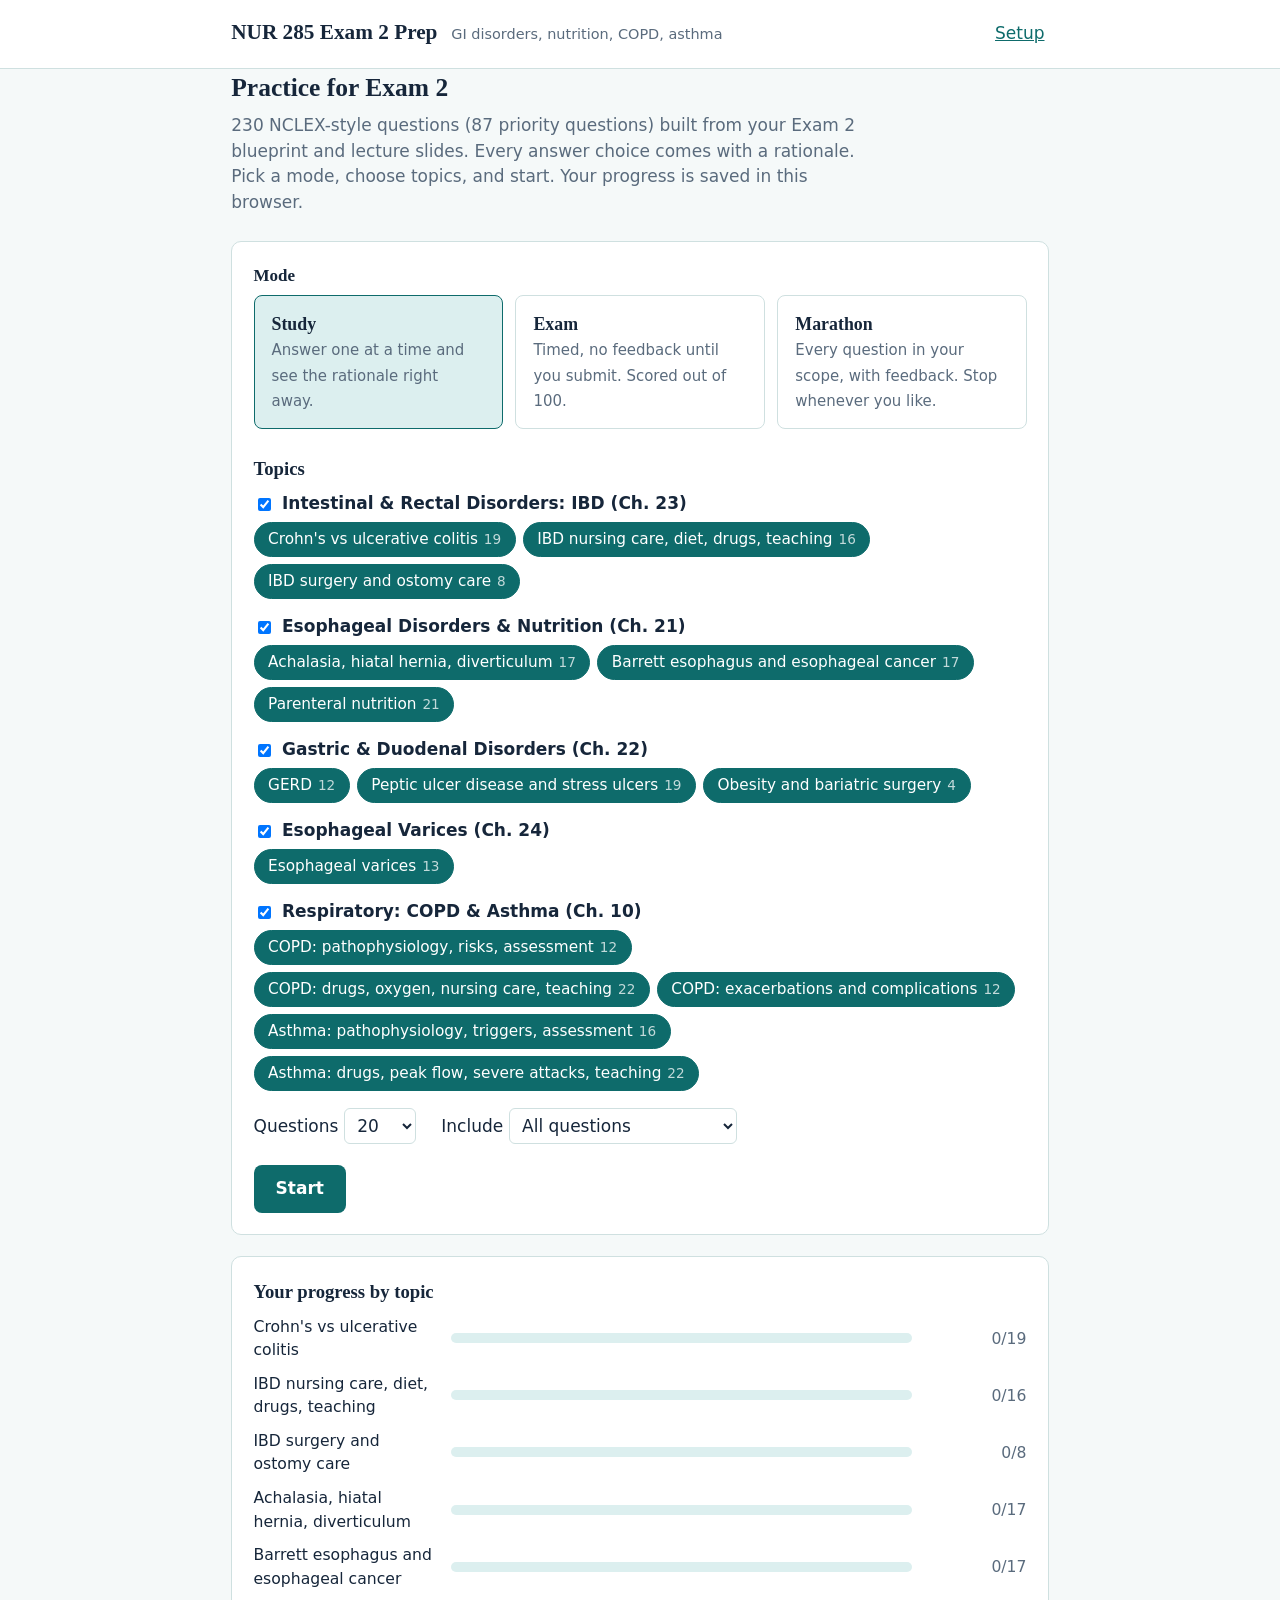
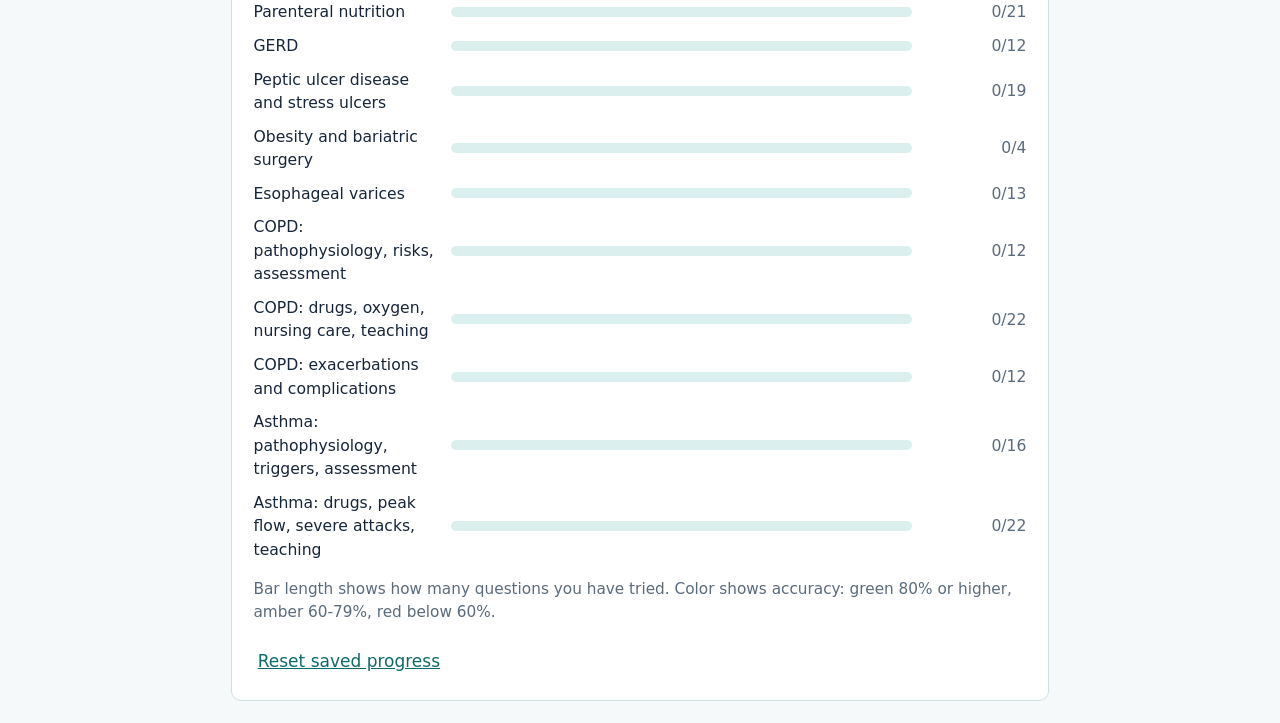
<file: Dixon-NUR285-Exam2-Prep.html>
<!DOCTYPE html>
<html lang="en">
<head>
  <meta charset="utf-8">
  <meta name="viewport" content="width=device-width, initial-scale=1">
  <title>NUR 285 Exam 2 Prep</title>
  <meta name="description" content="NCLEX-style practice questions for NUR 285 Exam 2: inflammatory bowel disease, esophageal, gastric and duodenal disorders, parenteral nutrition, esophageal varices, COPD, and asthma.">
  <style>
:root {
  --ink: #16263a;
  --muted: #5a6b7d;
  --paper: #f5f9f9;
  --card: #ffffff;
  --line: #cfe0e0;
  --teal: #0e6b6b;
  --teal-deep: #0a4f4f;
  --teal-soft: #dcefef;
  --right: #2b7a4b;
  --right-soft: #e1f2e8;
  --wrong: #b3412a;
  --wrong-soft: #f8e4de;
  --amber: #b7791f;
  --focus: #1d4ed8;
  --serif: Charter, "Bitstream Charter", "Sitka Text", Cambria, Georgia, serif;
  --sans: system-ui, -apple-system, "Segoe UI", Roboto, "Helvetica Neue", Arial, sans-serif;
}

@media (prefers-color-scheme: dark) {
  :root {
    --ink: #e6eef3;
    --muted: #9db0bf;
    --paper: #0f1a24;
    --card: #162433;
    --line: #28404f;
    --teal: #4fc3c3;
    --teal-deep: #7bd9d9;
    --teal-soft: #17353d;
    --right: #66c48a;
    --right-soft: #17332560;
    --wrong: #f08c75;
    --wrong-soft: #3b2420;
    --amber: #e5b25d;
    --focus: #8fb4ff;
  }
}

* { box-sizing: border-box; }
html { font-size: 17px; }
body {
  margin: 0;
  background: var(--paper);
  color: var(--ink);
  font-family: var(--sans);
  line-height: 1.5;
}

:focus-visible { outline: 3px solid var(--focus); outline-offset: 2px; }
button { font: inherit; color: inherit; }

.wrap { max-width: 860px; margin: 0 auto; padding: 0 1.25rem; }

/* ----- header ----- */
.top { border-bottom: 1px solid var(--line); background: var(--card); }
.top .wrap { display: flex; align-items: baseline; justify-content: space-between; gap: 1rem; padding-top: 1rem; padding-bottom: 1rem; }
.brand { font-family: var(--serif); font-size: 1.25rem; font-weight: 700; margin: 0; }
.brand small { font-family: var(--sans); font-weight: 400; color: var(--muted); font-size: 0.85rem; margin-left: 0.5rem; }
.linkbtn { background: none; border: 0; color: var(--teal); text-decoration: underline; cursor: pointer; padding: 0.25rem; }

main { padding: 1.75rem 0 4rem; }
h2 { font-family: var(--serif); font-size: 1.5rem; margin: 0 0 0.35rem; }
h3 { font-family: var(--serif); font-size: 1.1rem; margin: 1.5rem 0 0.5rem; }
.lede { color: var(--muted); margin: 0 0 1.5rem; max-width: 60ch; }

/* ----- panels ----- */
.panel { background: var(--card); border: 1px solid var(--line); border-radius: 10px; padding: 1.25rem; margin-bottom: 1.25rem; }
.panel > h3:first-child { margin-top: 0; }

.modes { display: grid; grid-template-columns: repeat(3, 1fr); gap: 0.75rem; }
.mode { position: relative; display: block; border: 1.5px solid var(--line); border-radius: 8px; padding: 0.85rem 1rem; cursor: pointer; background: var(--card); }
.mode input { position: absolute; opacity: 0; inset: 0; cursor: pointer; }
.mode strong { display: block; font-family: var(--serif); font-size: 1.05rem; }
.mode span { color: var(--muted); font-size: 0.88rem; }
.mode:has(input:checked) { border-color: var(--teal); background: var(--teal-soft); }
.mode:has(input:focus-visible) { outline: 3px solid var(--focus); outline-offset: 2px; }

fieldset { border: 0; padding: 0; margin: 0; }
legend { font-family: var(--serif); font-weight: 700; margin-bottom: 0.4rem; padding: 0; }
.chapter { margin: 0 0 0.9rem; }
.chapter-head { display: flex; align-items: center; gap: 0.5rem; font-weight: 600; margin-bottom: 0.3rem; }
.topics { display: flex; flex-wrap: wrap; gap: 0.4rem; }
.chip { position: relative; display: inline-flex; align-items: center; gap: 0.35rem; border: 1px solid var(--line); border-radius: 999px; padding: 0.3rem 0.8rem; font-size: 0.9rem; cursor: pointer; background: var(--card); }
.chip input { position: absolute; opacity: 0; inset: 0; cursor: pointer; }
.chip:has(input:checked) { background: var(--teal); color: #fff; border-color: var(--teal); }
@media (prefers-color-scheme: dark) { .chip:has(input:checked) { color: #0b1620; } }
.chip:has(input:focus-visible) { outline: 3px solid var(--focus); outline-offset: 2px; }
.chip em { font-style: normal; opacity: 0.75; font-size: 0.8rem; }

.row { display: flex; flex-wrap: wrap; gap: 1rem 1.5rem; align-items: center; margin-top: 1rem; }
select { font: inherit; padding: 0.35rem 0.5rem; border: 1px solid var(--line); border-radius: 6px; background: var(--card); color: var(--ink); }
.check { display: inline-flex; align-items: center; gap: 0.4rem; }

.btn { background: var(--teal); color: #fff; border: 0; border-radius: 8px; padding: 0.65rem 1.3rem; font-weight: 600; cursor: pointer; }
@media (prefers-color-scheme: dark) { .btn { color: #0b1620; } }
.btn:hover { background: var(--teal-deep); }
@media (prefers-color-scheme: dark) { .btn:hover { color: #0b1620; } }
.btn.ghost { background: transparent; color: var(--teal); border: 1.5px solid var(--teal); }
.btn.ghost:hover { background: var(--teal-soft); }
.btn[disabled] { opacity: 0.45; cursor: not-allowed; }
.actions { display: flex; flex-wrap: wrap; gap: 0.6rem; margin-top: 1.25rem; align-items: center; }
.spacer { flex: 1; }

/* ----- progress by topic ----- */
.bars { display: grid; gap: 0.6rem; }
.bar-row { display: grid; grid-template-columns: minmax(150px, 1.2fr) 3fr auto; gap: 0.75rem; align-items: center; font-size: 0.92rem; }
.bar { height: 10px; background: var(--teal-soft); border-radius: 999px; overflow: hidden; }
.bar i { display: block; height: 100%; background: var(--teal); }
.bar i.low { background: var(--wrong); }
.bar i.mid { background: var(--amber); }
.bar i.hi { background: var(--right); }
.num { color: var(--muted); font-variant-numeric: tabular-nums; min-width: 6.5em; text-align: right; }

/* ----- rhythm strip (progress) ----- */
.strip { display: flex; align-items: flex-end; gap: 0; margin: 0 0 1.25rem; overflow-x: auto; padding-bottom: 4px; }
.beat { flex: 0 0 auto; width: 28px; height: 30px; padding: 0; background: none; border: 0; cursor: pointer; }
.beat svg { display: block; width: 100%; height: 100%; }
.beat path { fill: none; stroke: var(--line); stroke-width: 2; stroke-linejoin: round; stroke-linecap: round; }
.beat.seen path { stroke: var(--teal); }
.beat.right path { stroke: var(--right); }
.beat.wrong path { stroke: var(--wrong); }
.beat.flagged path { stroke-dasharray: 3 2; }
.beat.current { background: var(--teal-soft); border-radius: 4px; }
.plainbar { height: 8px; background: var(--teal-soft); border-radius: 999px; overflow: hidden; margin: 0 0 1.25rem; }
.plainbar i { display: block; height: 100%; background: var(--teal); }

/* ----- question ----- */
.meta { display: flex; flex-wrap: wrap; gap: 0.5rem 1rem; align-items: center; color: var(--muted); font-size: 0.88rem; margin-bottom: 0.6rem; }
.tag { background: var(--teal-soft); color: var(--teal-deep); border-radius: 4px; padding: 0.1rem 0.5rem; }
.timer { margin-left: auto; font-variant-numeric: tabular-nums; font-weight: 600; color: var(--ink); }
.timer.low { color: var(--wrong); }
.stem { font-family: var(--serif); font-size: 1.2rem; line-height: 1.45; margin: 0 0 1rem; max-width: 62ch; }
.hint { color: var(--muted); font-size: 0.9rem; margin: -0.5rem 0 0.9rem; }
.bars + .hint { margin: 1rem 0 0; }

.opts { display: grid; gap: 0.5rem; margin: 0; padding: 0; list-style: none; }
.opt { position: relative; display: flex; gap: 0.75rem; align-items: flex-start; border: 1.5px solid var(--line); border-radius: 8px; padding: 0.7rem 0.9rem; background: var(--card); cursor: pointer; }
.opt input { margin-top: 0.3rem; accent-color: var(--teal); }
.opt:has(input:checked) { border-color: var(--teal); background: var(--teal-soft); }
.opt:has(input:focus-visible) { outline: 3px solid var(--focus); outline-offset: 2px; }
.opt.right, .opt.right:has(input:checked) { border-color: var(--right); background: var(--right-soft); }
.opt.wrong, .opt.wrong:has(input:checked) { border-color: var(--wrong); background: var(--wrong-soft); }
.opt.missed { border-style: dashed; border-color: var(--right); }
.locked .opt { cursor: default; }
.mark { margin-left: auto; font-size: 0.82rem; font-weight: 600; white-space: nowrap; }
.right .mark { color: var(--right); }
.wrong .mark { color: var(--wrong); }
.missed .mark { color: var(--right); }

.fill { width: 100%; max-width: 24rem; font: inherit; padding: 0.6rem 0.75rem; border: 1.5px solid var(--line); border-radius: 8px; background: var(--card); color: var(--ink); }
.fill.right { border-color: var(--right); background: var(--right-soft); }
.fill.wrong { border-color: var(--wrong); background: var(--wrong-soft); }

.seq { display: grid; gap: 0.5rem; margin: 0; padding: 0; list-style: none; }
.seq li { display: flex; align-items: center; gap: 0.6rem; border: 1.5px solid var(--line); border-radius: 8px; padding: 0.55rem 0.75rem; background: var(--card); }
.seq .pos { font-weight: 700; color: var(--teal); min-width: 1.4em; }
.seq .txt { flex: 1; }
.seq button { border: 1px solid var(--line); background: var(--card); border-radius: 6px; width: 2rem; height: 2rem; cursor: pointer; }
.seq button[disabled] { opacity: 0.35; cursor: not-allowed; }
.seq li.right { border-color: var(--right); background: var(--right-soft); }
.seq li.wrong { border-color: var(--wrong); background: var(--wrong-soft); }

.feedback { margin-top: 1.1rem; border-left: 4px solid var(--teal); background: var(--teal-soft); padding: 0.8rem 1rem; border-radius: 0 8px 8px 0; }
.feedback.right { border-color: var(--right); background: var(--right-soft); }
.feedback.wrong { border-color: var(--wrong); background: var(--wrong-soft); }
.feedback strong { display: block; margin-bottom: 0.25rem; }
.feedback p { margin: 0.25rem 0 0; }
.feedback .ref { color: var(--muted); font-size: 0.88rem; }

/* ----- results ----- */
.score { display: flex; flex-wrap: wrap; align-items: baseline; gap: 0.5rem 1.25rem; margin-bottom: 0.5rem; }
.score .big { font-family: var(--serif); font-size: 2.6rem; font-weight: 700; line-height: 1; }
.review { display: grid; gap: 0.75rem; margin-top: 1rem; }
.review details { border: 1px solid var(--line); border-radius: 8px; background: var(--card); }
.review summary { cursor: pointer; padding: 0.7rem 0.9rem; display: flex; gap: 0.6rem; align-items: baseline; }
.review summary .ok { color: var(--right); font-weight: 700; }
.review summary .no { color: var(--wrong); font-weight: 700; }
.review .body { padding: 0 0.9rem 0.9rem; }
.review .body p { margin: 0.35rem 0; }
.empty { color: var(--muted); }

@media (max-width: 640px) {
  html { font-size: 16px; }
  .modes { grid-template-columns: 1fr; }
  .bar-row { grid-template-columns: 1fr; gap: 0.2rem; }
  .num { text-align: left; }
  .stem { font-size: 1.12rem; }
}

@media (prefers-reduced-motion: no-preference) {
  .bar i, .plainbar i { transition: width 0.4s ease; }
}


/* ----- Exam 2 additions: per-option rationales and priority tag ----- */
.opts li { display: block; }
.orat { margin: 0.3rem 0 0.2rem 0.4rem; padding: 0.45rem 0.75rem; border-left: 3px solid var(--line); font-size: 0.93rem; color: var(--ink); }
.orat strong { font-weight: 700; }
.orat.is-right { border-color: var(--right); }
.orat.is-right strong { color: var(--right); }
.orat.is-wrong { border-color: var(--wrong); }
.orat.is-wrong strong { color: var(--wrong); }
.pri { margin: 0.25rem 0 0; }
.pritag { display: inline-block; background: var(--amber); color: #fff; font-size: 0.78rem; font-weight: 700; letter-spacing: 0.02em; border-radius: 4px; padding: 0.05rem 0.45rem; margin-right: 0.35rem; }
@media (prefers-color-scheme: dark) { .pritag { color: #0b1620; } }
.hint-inline { color: var(--muted); font-size: 0.88rem; }
.orderkey { margin-top: 0.5rem; }
.orderkey ol { margin: 0.3rem 0 0; padding-left: 1.4rem; display: grid; gap: 0.35rem; }
.orderkey li span { font-weight: 600; display: block; }
.orderkey li em { font-style: normal; color: var(--ink); font-size: 0.93rem; display: block; }
.rev-opts { list-style: none; margin: 0.4rem 0 0.6rem; padding: 0; display: grid; gap: 0.5rem; }
.rev-opts > li { border: 1px solid var(--line); border-radius: 8px; padding: 0.5rem 0.75rem; }
.rev-opts > li.is-right { border-color: var(--right); background: var(--right-soft); }
.rev-t { font-weight: 600; }
.rev-tag { font-size: 0.8rem; font-weight: 700; color: var(--muted); margin-left: 0.4rem; }
.rev-opts .orat { margin-left: 0; }

</style>
</head>
<body>
  <header class="top">
    <div class="wrap">
      <h1 class="brand">NUR 285 Exam 2 Prep <small>GI disorders, nutrition, COPD, asthma</small></h1>
      <button type="button" class="linkbtn" id="homeLink">Setup</button>
    </div>
  </header>
  <main class="wrap" id="app" tabindex="-1">
    <noscript>This practice app needs JavaScript turned on.</noscript>
  </main>
  <script>
/* NUR 285 Exam 2 question bank
 * Built from the Exam 2 blueprint and three lecture files:
 *   IBD    = "NUR 285 Fall 26 Lecture Ch. 23 Intestinal and Rectal Disorders IBD" (slides)
 *   ESO    = "NUR 285 Fall WK 6 Esophageal Disorders, Enteral & Parenteral Nutrition, Ch. 21, 22, 24" (slides)
 *   COPD   = "Week 7-9 Chapter 10 Chronic Obstructive Pulmonary Disease and Asthma" (slides)
 * Question types: mc (one answer), sata (select all), fill (short answer or calculation), order (sequence).
 * Every mc, sata and order item carries a rationale for each choice.
 *
 * To add a question, append a call below using one of the helpers. Options are [text, rationale] pairs:
 *   mc(topicId, stem, [[opt, why], ...], correctIndex, meta)
 *   sata(topicId, stem, [[opt, why], ...], [correctIndexes], meta)
 *   fill(topicId, stem, [acceptedAnswers], rationale, meta)
 *   order(topicId, stem, [[stepInCorrectOrder, why], ...], meta)
 * meta (optional object): { pri: "priority framework label", key: "key takeaway", src: "slide reference" }
 * A question with meta.pri is a priority question (shown in the "Priority questions" filter).
 * Progress is keyed to a hash of the stem, so editing a stem resets that question's history.
 */
(function () {
  "use strict";

  window.CHAPTERS = {
    ibd: "Intestinal & Rectal Disorders: IBD (Ch. 23)",
    eso: "Esophageal Disorders & Nutrition (Ch. 21)",
    gast: "Gastric & Duodenal Disorders (Ch. 22)",
    liver: "Esophageal Varices (Ch. 24)",
    resp: "Respiratory: COPD & Asthma (Ch. 10)"
  };

  window.TOPICS = [
    { id: "ibd-core", label: "Crohn's vs ulcerative colitis", chapter: "ibd", ref: "IBD lecture, slides 3-17" },
    { id: "ibd-mgmt", label: "IBD nursing care, diet, drugs, teaching", chapter: "ibd", ref: "IBD lecture, slides 18-27 and 36-37" },
    { id: "ibd-surg", label: "IBD surgery and ostomy care", chapter: "ibd", ref: "IBD lecture, slides 28-35" },
    { id: "eso-dis", label: "Achalasia, hiatal hernia, diverticulum", chapter: "eso", ref: "Esophageal lecture, slides 4-19" },
    { id: "eso-ca", label: "Barrett esophagus and esophageal cancer", chapter: "eso", ref: "Esophageal lecture, slides 20-28" },
    { id: "pn", label: "Parenteral nutrition", chapter: "eso", ref: "Esophageal lecture, slides 29-35" },
    { id: "gerd", label: "GERD", chapter: "gast", ref: "Esophageal lecture, slides 37-46" },
    { id: "pud", label: "Peptic ulcer disease and stress ulcers", chapter: "gast", ref: "Esophageal lecture, slides 47-62" },
    { id: "obesity", label: "Obesity and bariatric surgery", chapter: "gast", ref: "Esophageal lecture, slides 45 and 63-65" },
    { id: "varices", label: "Esophageal varices", chapter: "liver", ref: "Esophageal lecture, slides 67-74" },
    { id: "copd-core", label: "COPD: pathophysiology, risks, assessment", chapter: "resp", ref: "COPD lecture, slides 4-14" },
    { id: "copd-mgmt", label: "COPD: drugs, oxygen, nursing care, teaching", chapter: "resp", ref: "COPD lecture, slides 15-25 and 31-35" },
    { id: "copd-comp", label: "COPD: exacerbations and complications", chapter: "resp", ref: "COPD lecture, slides 26-29" },
    { id: "asthma-core", label: "Asthma: pathophysiology, triggers, assessment", chapter: "resp", ref: "COPD lecture, slides 37-45" },
    { id: "asthma-mgmt", label: "Asthma: drugs, peak flow, severe attacks, teaching", chapter: "resp", ref: "COPD lecture, slides 44-59" }
  ];

  var Q = [];
  function hash(s) {
    var h = 5381;
    for (var i = 0; i < s.length; i++) { h = ((h << 5) + h + s.charCodeAt(i)) | 0; }
    return "q" + (h >>> 0).toString(36);
  }
  function split(pairs) {
    var o = [], r = [];
    pairs.forEach(function (p) { o.push(p[0]); r.push(p[1]); });
    return { o: o, r: r };
  }
  function add(type, topic, q, opts, rat, a, why, meta) {
    meta = meta || {};
    Q.push({
      id: hash(topic + q), type: type, topic: topic, q: q, opts: opts, rat: rat, a: a,
      why: why || meta.key || "", pri: meta.pri || "", src: meta.src || ""
    });
  }
  function mc(t, q, pairs, a, meta) { var s = split(pairs); add("mc", t, q, s.o, s.r, a, "", meta); }
  function sata(t, q, pairs, a, meta) { var s = split(pairs); add("sata", t, q, s.o, s.r, a, "", meta); }
  function fill(t, q, acc, why, meta) { add("fill", t, q, null, null, acc, why, meta); }
  function order(t, q, pairs, meta) { var s = split(pairs); add("order", t, q, s.o, s.r, null, "", meta); }


  /* =====================================================================
   * CH. 23  INTESTINAL AND RECTAL DISORDERS: IBD
   * ===================================================================== */

  /* ---------- Crohn's vs ulcerative colitis (ibd-core) ---------- */
  mc("ibd-core", "A nurse is teaching a nursing student how to tell regional enteritis (Crohn's disease) from ulcerative colitis. Which description applies to Crohn's disease?",
    [["Inflammation through the full thickness of the bowel wall with healthy segments between diseased areas", "Right. Crohn's disease has transmural inflammation and skip lesions, so normal bowel can lie between affected areas."],
     ["Continuous inflammation that begins in the rectum and spreads toward the colon", "Wrong. Continuous lesions that start in the rectum and move proximally describe ulcerative colitis."],
     ["Inflammation limited to the mucosa and submucosa", "Wrong. Mucosal and submucosal inflammation describes ulcerative colitis. Crohn's is transmural."],
     ["Disease confined to the colon and rectum", "Wrong. Ulcerative colitis involves only the colon and rectum. Crohn's can affect any part of the GI tract from mouth to anus."]],
    0, { src: "IBD lecture, slides 3-4, 13-14" });

  mc("ibd-core", "A client reports crampy right lower quadrant pain, diarrhea with greasy stools, and a 12-pound weight loss over 2 months. Which condition does the nurse suspect?",
    [["Crohn's disease", "Right. Right lower quadrant crampy pain, diarrhea, steatorrhea, and weight loss with malnutrition are the Crohn's picture."],
     ["Ulcerative colitis", "Wrong. Ulcerative colitis causes bloody diarrhea with mucus and lower LEFT quadrant pain."],
     ["Gastric ulcer", "Wrong. A gastric ulcer causes epigastric discomfort about 30 minutes to 1 hour after meals, not right lower quadrant pain with steatorrhea."],
     ["Hiatal hernia", "Wrong. Hiatal hernia presents with heartburn, regurgitation, dysphagia, or fullness after eating, not diarrhea and steatorrhea."]],
    0, { src: "IBD lecture, slide 9" });

  sata("ibd-core", "Which findings does the nurse associate with ulcerative colitis? Select all that apply.",
    [["Bloody diarrhea with mucus", "Right. Bloody diarrhea with mucus and urgency is a hallmark of ulcerative colitis."],
     ["Lower left quadrant abdominal pain", "Right. Ulcerative colitis pain is in the lower left quadrant. Crohn's pain is right lower quadrant."],
     ["Continuous lesions that begin in the rectum", "Right. The disease usually begins in the rectum and spreads proximally without skip areas."],
     ["Inflammation limited to the mucosa and submucosa", "Right. Ulcerative colitis does not go through the full bowel wall."],
     ["Skip lesions", "Wrong. Skip lesions are common in Crohn's disease, not ulcerative colitis."],
     ["Steatorrhea", "Wrong. Steatorrhea (fatty stools from malabsorption) occurs with Crohn's disease, which can involve the small bowel."]],
    [0, 1, 2, 3], { src: "IBD lecture, slides 4, 13-15" });

  sata("ibd-core", "Which findings does the nurse associate with Crohn's disease? Select all that apply.",
    [["Right lower quadrant pain", "Right. Crohn's disease classically causes crampy right lower quadrant pain."],
     ["Steatorrhea", "Right. Small bowel involvement leads to malabsorption and fatty stools."],
     ["Skip lesions", "Right. Skip lesions are common in Crohn's disease, where diseased segments alternate with normal bowel."],
     ["Fistulas and strictures", "Right. Transmural inflammation leads to fistulas and strictures."],
     ["Disease limited to the colon and rectum", "Wrong. That describes ulcerative colitis. Crohn's can affect any area from mouth to anus."],
     ["Inflammation limited to the mucosal layer", "Wrong. Crohn's inflammation is transmural. Mucosal-only inflammation is ulcerative colitis."]],
    [0, 1, 2, 3], { src: "IBD lecture, slides 3, 9-10" });

  mc("ibd-core", "A client with Crohn's disease has colicky abdominal pain, abdominal distention, and vomiting, and has not passed gas. Which complication does the nurse suspect?",
    [["Small bowel obstruction from strictures", "Right. Strictures narrow the small bowel and can obstruct it."],
     ["Toxic megacolon", "Wrong. Toxic megacolon (colonic dilation) is a complication recognized for ulcerative colitis."],
     ["Hypercoagulability", "Wrong. Hypercoagulability is a recognized ulcerative colitis complication and does not explain obstructive symptoms."],
     ["Extraintestinal skin disease", "Wrong. Skin, joint, and eye disorders are systemic manifestations and would not cause vomiting and absent flatus."]],
    0, { src: "IBD lecture, slides 10, 16" });

  sata("ibd-core", "Which are extraintestinal (systemic) complications of inflammatory bowel disease? Select all that apply.",
    [["Joint disorders", "Right. Joint disorders are systemic complications of IBD."],
     ["Eye disorders", "Right. Eye disorders are systemic complications of IBD."],
     ["Skin disorders", "Right. Skin disorders are systemic complications of IBD."],
     ["Liver failure from sclerosing cholangitis", "Right. Sclerosing cholangitis can lead to liver failure and is a recognized systemic complication."],
     ["Fistula formation", "Wrong. Fistulas form in the bowel and are intestinal complications."],
     ["Abscess formation", "Wrong. Abscesses form in or around the bowel and are intestinal complications."]],
    [0, 1, 2, 3], { src: "IBD lecture, slides 10-11" });

  sata("ibd-core", "Which complications are associated with ulcerative colitis? Select all that apply.",
    [["Toxic megacolon", "Right. Colonic dilation can lead to perforation."],
     ["Colorectal cancer", "Right. Ulcerative colitis carries a high risk of colorectal cancer."],
     ["Hypercoagulability", "Right. Ulcerative colitis is associated with hypercoagulability, so the nurse watches for clotting problems."],
     ["Hypocalcemia", "Right. Hypocalcemia is a recognized ulcerative colitis complication."],
     ["Small bowel obstruction from strictures", "Wrong. Strictures causing small bowel obstruction belong to Crohn's disease."],
     ["Fistula formation", "Wrong. Fistulas are a Crohn's complication from transmural inflammation."]],
    [0, 1, 2, 3], { src: "IBD lecture, slides 10, 16" });

  mc("ibd-core", "A client with ulcerative colitis has a new severely distended abdomen, severe abdominal pain, temperature 101.8 F (38.8 C), and heart rate 128. Which action should the nurse take first?",
    [["Notify the health care provider immediately", "Right. These findings suggest toxic megacolon with possible perforation, which is an emergency that needs immediate provider evaluation."],
     ["Encourage oral fluids and a high-fiber diet", "Wrong. The bowel needs rest, and high-fiber foods are avoided in IBD. Oral intake does not address a possible perforation."],
     ["Schedule a colonoscopy for the next morning", "Wrong. Colonoscopy is avoided during an exacerbation, and waiting would delay care for a possible perforation."],
     ["Document the findings and reassess in 4 hours", "Wrong. Waiting 4 hours delays treatment of a possible life-threatening complication."]],
    0, { pri: "Life-threatening complication first: report possible toxic megacolon or perforation right away.", src: "IBD lecture, slides 16-17, 21" });

  mc("ibd-core", "Which diagnostic test is avoided during an acute exacerbation of ulcerative colitis?",
    [["Colonoscopy with biopsy", "Right. The lecture notes that colonoscopy is avoided during an exacerbation."],
     ["Complete blood count", "Wrong. A CBC is a routine blood study and is used to assess anemia and white cell count."],
     ["Stool studies", "Wrong. Stool studies are used to exclude infection and are not avoided."],
     ["C-reactive protein and ESR", "Wrong. These blood markers of inflammation are drawn as part of the work-up."]],
    0, { src: "IBD lecture, slide 17" });

  sata("ibd-core", "Which diagnostic studies does the nurse expect to be ordered for a client with suspected inflammatory bowel disease? Select all that apply.",
    [["EGD and colonoscopy with biopsy", "Right. Endoscopy with biopsy is a core diagnostic study."],
     ["Stool studies", "Right. Stool studies exclude infection as the cause of diarrhea."],
     ["ESR and C-reactive protein", "Right. These blood markers reflect inflammation."],
     ["CT scan", "Right. CT scan and barium studies are imaging options."],
     ["H. pylori breath test", "Wrong. This test is used in peptic ulcer disease, not IBD."],
     ["Esophageal manometry", "Wrong. Manometry evaluates esophageal motility in achalasia and GERD, not IBD."]],
    [0, 1, 2, 3], { src: "IBD lecture, slides 12, 17" });

  mc("ibd-core", "A client with Crohn's disease asks what caused the illness. Which response by the nurse is most accurate?",
    [["The exact cause is unknown, but the immune system is involved and family history and environment may contribute", "Right. The cause is unknown and autoimmune related, with family history, environmental factors, and immune dysregulation as predisposing factors."],
     ["It is caused by a bowel infection that antibiotics will cure", "Wrong. Stool studies are done to exclude infection. IBD is a chronic immune-mediated inflammation, not a curable infection."],
     ["It is caused by eating too many high-fat foods", "Wrong. Diet can affect symptoms, but food is not the cause of IBD."],
     ["It is a cancer of the intestine", "Wrong. IBD is chronic inflammation, although it can raise the risk of colon cancer."]],
    0, { src: "IBD lecture, slides 3, 6" });

  mc("ibd-core", "During a colonoscopy, the provider notes a cobblestone appearance of the mucosa with deep fissures and fat wrapping of the bowel. These findings are consistent with:",
    [["Crohn's disease", "Right. Cobblestone appearance, fissures, muscle hypertrophy, and fat wrapping are illustrated for Crohn's disease."],
     ["Ulcerative colitis", "Wrong. Ulcerative colitis shows ulceration within the mucosa without these full-thickness changes."],
     ["Esophageal diverticulum", "Wrong. A diverticulum is an outpouching of the esophageal lining and is not seen on colonoscopy."],
     ["Stress-related mucosal disease", "Wrong. This is injury to the stomach and duodenum, not a colonic disease."]],
    0, { src: "IBD lecture, slide 7" });

  mc("ibd-core", "Which client is at highest risk for developing ulcerative colitis?",
    [["A client with a family history of ulcerative colitis and Jewish heritage", "Right. Family history and Jewish heritage are recognized risk factors."],
     ["A 55-year-old who takes ibuprofen daily for arthritis", "Wrong. Chronic NSAID use is a risk factor for peptic ulcer disease."],
     ["A client with central obesity and a high BMI", "Wrong. High BMI is a risk factor for GERD and esophageal cancer, not for ulcerative colitis."],
     ["A client who works with chemical fumes", "Wrong. Occupational fume exposure is a risk factor for COPD."]],
    0, { src: "IBD lecture, slide 13" });

  mc("ibd-core", "Which client should the nurse assess first?",
    [["A client with ulcerative colitis who has a heart rate of 126, abdominal distention, and severe pain", "Right. This is an unstable client with signs that suggest toxic megacolon or perforation."],
     ["A client with Crohn's disease who has 5 loose stools today and a stable weight", "Wrong. Diarrhea without instability is a chronic, expected problem and can wait."],
     ["A client with Crohn's disease who reports fatigue", "Wrong. Fatigue is an expected manifestation and is not an emergency."],
     ["A client with an ileostomy who has questions about diet", "Wrong. A teaching need is the lowest priority compared with an unstable client."]],
    0, { pri: "Unstable client before stable clients.", src: "IBD lecture, slides 9, 15-16" });

  fill("ibd-core", "Name the ulcerative colitis complication in which the colon dilates and may perforate.",
    ["toxic megacolon", "megacolon"], "Toxic megacolon is colonic dilation. It is a recognized complication of ulcerative colitis, with colon perforation as the danger.",
    { src: "IBD lecture, slide 16" });

  /* ---------- IBD nursing care, diet, drugs, teaching (ibd-mgmt) ---------- */
  mc("ibd-mgmt", "A client admitted with an exacerbation of ulcerative colitis has 12 bloody stools in 24 hours, heart rate 118, blood pressure 92/58, and dry mucous membranes. Which action is the priority?",
    [["Maintain IV fluid replacement and monitor intake, output, and electrolytes", "Right. Hemodynamic stability and fluid and electrolyte balance come first during an acute exacerbation."],
     ["Teach the client stress-reduction techniques", "Wrong. Stress reduction is useful long-term teaching but does not address the unstable volume status."],
     ["Provide teaching about avoiding milk products", "Wrong. Diet teaching matters but is not the immediate need for a client who is dehydrated and tachycardic."],
     ["Encourage the client to quit smoking", "Wrong. Smoking cessation is a good long-term goal but is not the priority in an acute exacerbation."]],
    0, { pri: "Circulation and fluid balance first: stabilize the unstable client before teaching.", src: "IBD lecture, slides 19-20, 23" });

  sata("ibd-mgmt", "Which nursing actions are appropriate for a client with an acute exacerbation of inflammatory bowel disease? Select all that apply.",
    [["Monitor intake and output", "Right. I&O tracks diarrheal losses and fluid status."],
     ["Obtain daily weights", "Right. Daily weights are a nursing priority for fluid status and nutrition."],
     ["Assess bowel sounds", "Right. Bowel sounds are assessed to monitor bowel function and complications."],
     ["Prevent skin breakdown", "Right. Frequent stools put perianal skin at risk."],
     ["Encourage a high-fiber diet", "Wrong. High-fiber foods are avoided and the diseased bowel is rested."],
     ["Offer cold milk drinks for calories", "Wrong. Milk and cold foods are avoided in IBD."]],
    [0, 1, 2, 3], { pri: "Priority nursing actions: rest the bowel, monitor fluids and weight, protect skin.", src: "IBD lecture, slides 19-21" });

  sata("ibd-mgmt", "Which dietary instructions should the nurse include for a client with inflammatory bowel disease? Select all that apply.",
    [["Avoid milk and milk products", "Right. Milk and milk products are on the avoid list for IBD, and soy milk is the recommended replacement."],
     ["Use soy milk as a replacement for milk", "Right. Soy milk is the best replacement because regular milk is avoided in IBD."],
     ["Avoid high-fat foods", "Right. High-fat foods are on the IBD avoid list, along with milk, cold foods, and high-fiber foods."],
     ["Avoid very cold foods", "Right. Cold foods are on the IBD avoid list, along with milk, high-fat foods, and high-fiber foods."],
     ["Eat raw vegetables and bran to keep the bowel moving", "Wrong. Raw vegetables and bran are high-fiber foods, which are avoided in IBD."],
     ["Drink whole milk each morning for calcium", "Wrong. Milk is avoided, and soy milk is the best replacement."]],
    [0, 1, 2, 3], { src: "IBD lecture, slide 21" });

  mc("ibd-mgmt", "Which statement by a client with Crohn's disease indicates that further teaching about diet is needed?",
    [["I will have a bowl of bran cereal with cold milk each morning.", "Right. Bran is high fiber and milk and cold foods are avoided, so this client needs more teaching."],
     ["I will switch from cow's milk to soy milk.", "Wrong. Soy milk is the best replacement, so this shows understanding."],
     ["I will limit fried and high-fat foods.", "Wrong. High-fat foods are avoided, so this shows understanding."],
     ["I will eat my meals at room temperature rather than ice cold.", "Wrong. Cold foods are avoided, so this shows understanding."]],
    0, { src: "IBD lecture, slide 21" });

  mc("ibd-mgmt", "A client with ulcerative colitis has a documented sulfa allergy. Which medication does the nurse expect the provider to order from the aminosalicylate class?",
    [["Mesalamine", "Right. Mesalamine is a sulfa-free aminosalicylate."],
     ["Sulfasalazine (Azulfidine)", "Wrong. Sulfasalazine is the sulfa-containing aminosalicylate, which is why the lecture lists a separate sulfa-free group."],
     ["Metronidazole (Flagyl)", "Wrong. Metronidazole is an antibiotic, not an aminosalicylate."],
     ["Prednisone", "Wrong. Prednisone is a corticosteroid, not an aminosalicylate."]],
    0, { src: "IBD lecture, slide 25" });

  mc("ibd-mgmt", "Infliximab (Remicade) and adalimumab (Humira) belong to which drug class used for inflammatory bowel disease?",
    [["Anti-tumor necrosis factor agents", "Right. Infliximab, adalimumab, vedolizumab, and ustekinumab are grouped under anti-TNF therapy."],
     ["Aminosalicylates", "Wrong. Sulfasalazine and mesalamine are the aminosalicylates."],
     ["Immunomodulators", "Wrong. Methotrexate, azathioprine, and cyclosporine are the immunomodulators."],
     ["Corticosteroids", "Wrong. Prednisone and hydrocortisone are the corticosteroids."]],
    0, { src: "IBD lecture, slide 26" });

  sata("ibd-mgmt", "Which medications are classified as immunomodulators in the treatment of IBD? Select all that apply.",
    [["Methotrexate", "Right. Methotrexate is an immunomodulator, a class that suppresses the inappropriate immune response behind IBD."],
     ["Azathioprine", "Right. Azathioprine (AZT) is an immunomodulator and suppresses the inappropriate immune response."],
     ["Cyclosporine", "Right. Cyclosporine is an immunomodulator and suppresses the inappropriate immune response."],
     ["Infliximab", "Wrong. Infliximab is an anti-TNF agent, the class that also includes adalimumab, vedolizumab, and ustekinumab."],
     ["Prednisone", "Wrong. Prednisone is a corticosteroid, a separate class from the immunomodulators."],
     ["Mesalamine", "Wrong. Mesalamine is a sulfa-free aminosalicylate (5-ASA), not an immunomodulator."]],
    [0, 1, 2], { src: "IBD lecture, slides 25-27" });

  sata("ibd-mgmt", "A frail 84-year-old client has ulcerative colitis and takes a corticosteroid. Which risks should the nurse recognize for this client? Select all that apply.",
    [["Greater risk of complications in frail older adults", "Right. Frailty increases the risk of complications."],
     ["Adverse events from corticosteroids", "Right. Older adults are more likely to have adverse events from corticosteroids."],
     ["Increased infection and malignancy related to drug therapy", "Right. Drug therapy raises infection and malignancy risk in this group."],
     ["Volume depletion and electrolyte imbalance from diarrhea", "Right. Diarrhea quickly depletes volume and electrolytes in older adults."],
     ["Physical limitations are unlikely to affect self-care", "Wrong. Physical limitations can impair self-care."],
     ["Dehydration is rare in older adults with diarrhea", "Wrong. Volume depletion is a major concern in older adults."]],
    [0, 1, 2, 3], { src: "IBD lecture, slide 36" });

  sata("ibd-mgmt", "Which topics should the nurse include in discharge teaching for a client with inflammatory bowel disease? Select all that apply.",
    [["Perianal care", "Right. Perianal skin care is part of patient education."],
     ["Symptoms of recurrence and when to seek medical care", "Right. The client should know warning signs and when to call."],
     ["Take medications as prescribed even when symptoms improve", "Right. Medication adherence is a stated goal and teaching topic."],
     ["Smoking cessation", "Right. Encouraging smoking cessation is a nursing priority for these clients."],
     ["Stop medications once stools become formed", "Wrong. Stopping medication risks relapse, and adherence is an expected outcome."],
     ["Avoid rest and stay as active as possible during flares", "Wrong. Rest and diet management are emphasized."]],
    [0, 1, 2, 3], { src: "IBD lecture, slides 18, 20, 22" });

  mc("ibd-mgmt", "Which finding best indicates that care for a client with inflammatory bowel disease has been effective?",
    [["The client has two formed stools daily, a stable weight, and reports no pain", "Right. Fewer diarrheal stools, maintained weight, and freedom from pain are the expected outcomes."],
     ["The client has lost 3 pounds in 2 days but reports less pain", "Wrong. Ongoing weight loss means nutritional balance has not been achieved."],
     ["The client has 8 stools daily but says he is coping well", "Wrong. Coping is one outcome, but frequent diarrhea shows the disease is not controlled."],
     ["The client has no pain but has not eaten for 3 days", "Wrong. Pain relief without nutritional intake does not meet the outcomes."]],
    0, { src: "IBD lecture, slide 37" });

  mc("ibd-mgmt", "Which nursing action best builds trust and lowers anxiety in a client with a new diagnosis of Crohn's disease?",
    [["Fully explain all procedures and treatments and encourage discussion of self-care strategies", "Right. Explaining procedures builds trust, decreases apprehension, and increases the client's sense of control."],
     ["Limit information to avoid overwhelming the client", "Wrong. Withholding explanation increases apprehension and reduces trust."],
     ["Tell the client the disease will resolve with surgery", "Wrong. IBD is a chronic, relapsing condition and this is inaccurate reassurance."],
     ["Let the client's family make all treatment decisions", "Wrong. Care aims to increase the client's own self-control and self-care."]],
    0, { src: "IBD lecture, slide 24" });

  mc("ibd-mgmt", "A client with ulcerative colitis asks why bowel rest is part of the care plan. Which response is best?",
    [["Resting the diseased bowel helps reduce inflammation during an exacerbation", "Right. Resting the bowel and reducing inflammation are nursing priorities."],
     ["Resting the bowel cures the disease", "Wrong. IBD is chronic and relapsing, so rest helps manage an exacerbation but is not a cure."],
     ["Resting the bowel prevents the need for any medication", "Wrong. Medication adherence is still essential."],
     ["Resting the bowel is only needed after surgery", "Wrong. Resting the bowel is a priority during exacerbations, not only after surgery."]],
    0, { src: "IBD lecture, slides 19, 23" });

  /* ---------- IBD surgery and ostomy (ibd-surg) ---------- */
  mc("ibd-surg", "A client with Crohn's disease has recurrent small bowel obstruction from narrowed segments. Which surgery opens the narrowed areas and lowers the risk of short bowel syndrome?",
    [["Strictureplasty", "Right. Strictureplasty opens narrowed areas that obstruct the small bowel and reduces the risk of short bowel syndrome."],
     ["Total proctocolectomy with permanent ileostomy", "Wrong. This removes the colon and rectum and is a surgical option for ulcerative colitis, not a repair of small bowel strictures."],
     ["Restorative proctocolectomy with ileal pouch", "Wrong. This operation removes the colon and rectum and builds a pouch from the ileum, so it does not open small bowel strictures."],
     ["Vagotomy", "Wrong. Vagotomy reduces gastric acid secretion in peptic ulcer disease."]],
    0, { src: "IBD lecture, slide 28" });

  mc("ibd-surg", "Where does the nurse expect the stoma of an ileostomy to be located?",
    [["Right lower quadrant", "Right. The ileostomy is in the right lower quadrant."],
     ["Left upper quadrant", "Wrong. This is not the lecture site for an ileostomy."],
     ["Epigastric area", "Wrong. The epigastric area is not an ostomy site in the lecture, and epigastric pain is a peptic ulcer finding."],
     ["Directly over the umbilicus", "Wrong. This is not the site given for an ileostomy."]],
    0, { src: "IBD lecture, slide 32" });

  mc("ibd-surg", "Which statement about ostomies is accurate?",
    [["A stoma is an artificial opening on the abdomen for fecal elimination and is named for the bowel segment used", "Right. An ileostomy uses the ileum and a colostomy uses the colon."],
     ["An ileostomy is made from the colon and a colostomy from the ileum", "Wrong. The names are reversed. Ileostomy comes from the ileum and colostomy from the colon."],
     ["A stoma is a surgical opening in the stomach for feeding", "Wrong. That describes a gastrostomy. A stoma here is for fecal elimination."],
     ["All stomas are permanent", "Wrong. Not all stomas are permanent, and the lecture lists restorative procedures that avoid a permanent ileostomy."]],
    0, { src: "IBD lecture, slides 29, 32-33" });

  mc("ibd-surg", "Which surgery removes the entire colon and rectum and creates a permanent ileostomy?",
    [["Total proctocolectomy with permanent ileostomy", "Right. The name gives the answer: the colon and rectum are removed and an ileostomy is permanent."],
     ["Strictureplasty", "Wrong. Strictureplasty widens narrowed small bowel and does not remove the colon."],
     ["Restorative proctocolectomy with ileal pouch", "Wrong. This is the restorative option that builds an ileal pouch rather than leaving a permanent ileostomy."],
     ["Pyloroplasty", "Wrong. Pyloroplasty widens the pylorus in peptic ulcer surgery."]],
    0, { src: "IBD lecture, slide 29" });

  mc("ibd-surg", "A client with severe ulcerative colitis is scheduled for a total proctocolectomy. The client has had profuse diarrhea, blood pressure 90/54, and heart rate 112. Which preoperative action is the priority?",
    [["Intensive fluid replacement", "Right. Intensive fluid replacement is a preoperative priority, and this client shows signs of volume depletion."],
     ["Provide a booklet about ostomy care", "Wrong. Patient education is needed but is not the most urgent problem."],
     ["Begin a high-protein diet plan", "Wrong. Nutritional balance matters, but hypotension and tachycardia must be corrected first."],
     ["Arrange emotional support", "Wrong. Emotional support is important but does not correct hemodynamic instability."]],
    0, { pri: "Circulation first: correct volume depletion before teaching or planning.", src: "IBD lecture, slides 23, 31" });

  sata("ibd-surg", "A client returns from surgery with a new ileostomy. Which findings should the nurse report right away? Select all that apply.",
    [["The stoma is pulling away from the skin at the mucocutaneous junction", "Right. Mucocutaneous junction separation is a postoperative complication to observe for."],
     ["Bright red blood is saturating the pouch", "Right. Hemorrhage is a postoperative complication."],
     ["Fever and purulent drainage around the stoma site", "Right. Fever with purulent drainage at the stoma site signals infection, a postoperative complication to report."],
     ["Abdominal distention and vomiting with no drainage in the pouch", "Right. These findings suggest bowel obstruction."],
     ["A small amount of loose fecal drainage in the pouch", "Wrong. Fecal drainage is expected, and the nurse observes its character and amount."],
     ["The client asks how to empty the pouch", "Wrong. This is a teaching opportunity and not a complication."]],
    [0, 1, 2, 3], { pri: "Recognize postoperative complications that need immediate reporting.", src: "IBD lecture, slides 34-35" });

  mc("ibd-surg", "Which assessment is the priority for the nurse caring for a client on the first day after ileostomy creation?",
    [["Stoma viability and the mucocutaneous junction", "Right. Stoma viability, mucocutaneous junction separation, and fecal drainage are the key observations."],
     ["The client's understanding of long-term dietary plans", "Wrong. Teaching is important but is not the first-day priority."],
     ["The client's coping with body image changes", "Wrong. Emotional support is needed but physical safety of the stoma comes first."],
     ["A review of the vaccination record", "Wrong. This is not related to postoperative stoma care."]],
    0, { pri: "Assess before you teach: protect the new stoma first.", src: "IBD lecture, slide 34" });


  /* =====================================================================
   * CH. 21  ESOPHAGEAL DISORDERS, ENTERAL AND PARENTERAL NUTRITION
   * ===================================================================== */

  /* ---------- Achalasia, hiatal hernia, diverticulum (eso-dis) ---------- */
  mc("eso-dis", "A nurse is reviewing the pathophysiology of achalasia. Which description is correct?",
    [["Absent or ineffective peristalsis of the distal esophagus with failure of the sphincter to relax", "Right. Achalasia combines poor distal esophageal peristalsis with a sphincter that does not relax."],
     ["An outpouching of mucosa and submucosa through a weak area of the esophageal lining", "Wrong. This describes an esophageal diverticulum."],
     ["Protrusion of the upper stomach through the diaphragm into the thorax", "Wrong. Protrusion of the upper stomach through the diaphragm is a hiatal hernia, not achalasia."],
     ["Acid-induced change in the esophageal mucosa that raises cancer risk", "Wrong. Acid-induced mucosal change that raises cancer risk is Barrett esophagus, not achalasia."]],
    0, { src: "Esophageal lecture, slide 5" });

  sata("eso-dis", "Which findings does the nurse expect in a client with achalasia? Select all that apply.",
    [["Dysphagia", "Right. Difficulty swallowing is a primary manifestation."],
     ["Heartburn (pyrosis)", "Right. Heartburn (pyrosis) is a recognized manifestation of achalasia, along with dysphagia and chest pain."],
     ["Chest pain", "Right. Chest pain is a recognized manifestation of achalasia, along with dysphagia and heartburn."],
     ["Pain 2 to 4 hours after meals that is relieved by eating", "Wrong. This is the pattern of a duodenal ulcer."],
     ["Gurgling noises after eating and halitosis", "Wrong. These are manifestations of an esophageal diverticulum."],
     ["Bloody diarrhea with mucus", "Wrong. This is an ulcerative colitis finding."]],
    [0, 1, 2], { src: "Esophageal lecture, slides 5, 16, 51" });

  sata("eso-dis", "Which diagnostic studies may be used to evaluate a client with suspected achalasia? Select all that apply.",
    [["Barium swallow", "Right. Barium swallow is a diagnostic study for achalasia."],
     ["Upper endoscopy", "Right. Upper endoscopy lets the provider look at the esophagus directly."],
     ["CT scan of the chest", "Right. CT of the chest helps evaluate the esophagus and surrounding structures."],
     ["GI motility studies (manometry)", "Right. Manometry measures esophageal motility."],
     ["H. pylori breath test", "Wrong. This test is used for peptic ulcer disease."],
     ["Serum alpha-1 antitrypsin level", "Wrong. This test is used in COPD evaluation."]],
    [0, 1, 2, 3], { src: "Esophageal lecture, slide 5" });

  mc("eso-dis", "Which statement by a client with achalasia indicates understanding of the teaching?",
    [["I will eat slowly and drink fluids with my meals.", "Right. Eating slowly and drinking fluids with meals are the instructions for achalasia."],
     ["I will avoid drinking any fluids during my meals.", "Wrong. The teaching is to drink fluids with meals, so avoiding fluids shows the client needs more teaching."],
     ["I will eat quickly so I finish before the chest pain starts.", "Wrong. The teaching is to eat slowly, so eating quickly shows the client needs more teaching."],
     ["I will take a botulinum toxin injection every day at home.", "Wrong. Botulinum toxin is injected during a procedure, not taken daily at home."]],
    0, { src: "Esophageal lecture, slide 6" });

  mc("eso-dis", "A client with achalasia is scheduled for a botulinum toxin (Botox) injection. The nurse explains that the injection works by:",
    [["Inhibiting smooth muscle contraction", "Right. Botox inhibits smooth muscle contraction."],
     ["Neutralizing stomach acid", "Wrong. Neutralizing acid is the action of antacids."],
     ["Eradicating H. pylori", "Wrong. Antibiotics treat H. pylori in peptic ulcer disease. Botox acts on smooth muscle."],
     ["Restoring normal peristalsis of the esophagus", "Wrong. It treats the muscle problem but does not restore peristalsis."]],
    0, { src: "Esophageal lecture, slide 6" });

  mc("eso-dis", "A client with a hiatal hernia reports feeling bloated and full after eating and has chest discomfort. Heartburn and regurgitation are absent. Which type of hernia does the nurse suspect?",
    [["Para-esophageal (rolling) hernia", "Right. Fullness or bloating after eating and chest pain describe a rolling hernia."],
     ["Sliding esophageal hernia", "Wrong. A sliding hernia causes heartburn, regurgitation, dysphagia, and acid reflux."],
     ["Esophageal diverticulum", "Wrong. A diverticulum causes dysphagia, neck fullness, gurgling, and regurgitation of undigested food."],
     ["Achalasia", "Wrong. Achalasia causes dysphagia, heartburn, and chest pain."]],
    0, { src: "Esophageal lecture, slides 8, 10" });

  sata("eso-dis", "Which factors increase the risk of a hiatal hernia? Select all that apply.",
    [["Obesity", "Right. Obesity raises intraabdominal pressure."],
     ["Pregnancy", "Right. Pregnancy raises intraabdominal pressure."],
     ["Chronic coughing", "Right. Chronic coughing raises intraabdominal pressure."],
     ["Straining during bowel movements", "Right. Straining raises intraabdominal pressure."],
     ["Male sex", "Wrong. Hiatal hernia affects females more than males."],
     ["Wearing loose clothing", "Wrong. Tight girdles, not loose clothing, raise abdominal pressure."]],
    [0, 1, 2, 3], { src: "Esophageal lecture, slides 7, 9" });

  sata("eso-dis", "The nurse is teaching a client with a hiatal hernia about conservative management. Which instructions are appropriate? Select all that apply.",
    [["Avoid reclining for 1 hour after eating", "Right. Staying upright after meals reduces reflux."],
     ["Raise the head of the bed 4 to 8 inches (10 to 20 cm) on blocks", "Right. Elevating the head of the bed is a lifestyle measure."],
     ["Avoid fatty, spicy, and acidic foods", "Right. Fatty, spicy, and acidic foods are on the avoid list for hiatal hernia and reflux."],
     ["Avoid caffeine, chocolate, alcohol, and peppermint", "Right. These substances are on the avoid list."],
     ["Lie down to rest after a large dinner", "Wrong. The client should not recline for 1 hour after eating."],
     ["Have chocolate and peppermint tea as an evening snack", "Wrong. Chocolate and peppermint are avoided."]],
    [0, 1, 2, 3], { src: "Esophageal lecture, slide 13" });

  mc("eso-dis", "A client with a known hiatal hernia has these findings. Which one requires the nurse to act first?",
    [["Vomited blood, heart rate 122, and dizziness on standing", "Right. Esophageal hemorrhage from mucosal erosion is a complication, and these signs suggest bleeding with volume loss."],
     ["Heartburn after eating a large meal", "Wrong. Heartburn is an expected finding with a hiatal hernia and does not signal an emergency."],
     ["Regurgitation of food when bending over", "Wrong. Regurgitation is an expected finding."],
     ["Feeling full after small meals", "Wrong. This is an expected finding with a rolling hernia."]],
    0, { pri: "Actual life-threatening problem first: bleeding with signs of shock before expected symptoms.", src: "Esophageal lecture, slides 10-11" });

  mc("eso-dis", "Which diagnostic study is used to confirm a hiatal hernia?",
    [["Esophagogram (barium swallow) with fluoroscopy", "Right. Barium swallow with fluoroscopy is the diagnostic study."],
     ["H. pylori breath test", "Wrong. This test is used in peptic ulcer disease."],
     ["Serum amylase and lipase", "Wrong. These are laboratory tests used in the ulcer work-up."],
     ["Peak expiratory flow rate", "Wrong. Peak expiratory flow measures airflow in asthma and does not show a hernia."]],
    0, { src: "Esophageal lecture, slide 12" });

  mc("eso-dis", "A client with a hiatal hernia develops esophageal stenosis. Which treatment does the nurse expect?",
    [["Endoscopic dilation or surgical strictureplasty", "Right. Esophageal stenosis or stricture is treated with endoscopic dilation or surgical intervention."],
     ["Photodynamic therapy", "Wrong. Photodynamic therapy is used for Barrett esophagus."],
     ["Botulinum toxin injection", "Wrong. Botulinum toxin is used in achalasia."],
     ["Vagotomy", "Wrong. Vagotomy is a peptic ulcer surgery that reduces acid secretion."]],
    0, { src: "Esophageal lecture, slide 11" });

  sata("eso-dis", "Which findings does the nurse expect in a client with an esophageal (Zenker's) diverticulum? Select all that apply.",
    [["Fullness around the neck", "Right. Food collecting in the pouch makes the neck feel full."],
     ["Gurgling noises after eating", "Right. Food and air moving in the pouch cause gurgling."],
     ["Regurgitation of undigested food", "Right. Food collects in the pouch and returns undigested."],
     ["Halitosis", "Right. Retained food in the pouch causes bad breath."],
     ["Burning pain 2 to 4 hours after meals relieved by eating", "Wrong. Burning pain 2 to 4 hours after meals that eating relieves describes a duodenal ulcer."],
     ["Bloody diarrhea with mucus", "Wrong. Bloody diarrhea with mucus describes ulcerative colitis, not an esophageal diverticulum."]],
    [0, 1, 2, 3], { src: "Esophageal lecture, slide 16" });

  mc("eso-dis", "A client with an esophageal diverticulum has a chronic cough and gurgling after meals. Which nursing concern is the priority?",
    [["Risk for aspiration", "Right. Aspiration is a recognized complication, and protecting the airway comes first."],
     ["Knowledge deficit about diet", "Wrong. Teaching matters, but airway protection takes priority."],
     ["Disturbed body image", "Wrong. This is a psychosocial concern and is not the most urgent."],
     ["Risk for constipation", "Wrong. Constipation is not a feature of this condition."]],
    0, { pri: "Airway first: aspiration risk outranks teaching and psychosocial needs.", src: "Esophageal lecture, slides 16-17" });

  sata("eso-dis", "Which measures are part of conservative management of an esophageal diverticulum? Select all that apply.",
    [["Apply pressure to the neck when eating", "Right. Applying pressure to the neck while eating is a conservative measure for a diverticulum."],
     ["Limit the diet to blenderized foods", "Right. Blenderized food passes through the esophagus more safely and is less likely to be trapped in the pouch."],
     ["Avoid nuts, seeds, and popcorn", "Right. Nuts, seeds, and popcorn are avoided because they can lodge in the pouch."],
     ["Elevate the head while sleeping", "Right. This lowers the risk of regurgitation and aspiration."],
     ["Eat large meals of whole, solid foods", "Wrong. Whole, solid foods are more likely to be trapped in the pouch, so the diet is limited to blenderized foods."],
     ["Lie flat right after meals", "Wrong. Lying flat after meals raises the risk of regurgitation and aspiration. The head is elevated when sleeping."]],
    [0, 1, 2, 3], { src: "Esophageal lecture, slide 18" });

  sata("eso-dis", "A client returns from a diverticulectomy. Which nursing considerations are appropriate? Select all that apply.",
    [["Keep the client NPO after the procedure", "Right. NPO status is required after the procedure."],
     ["Progress the diet gradually", "Right. After the NPO period, the diet is advanced gradually as the client tolerates it."],
     ["Monitor for complications", "Right. Perforation and aspiration are among the recognized complications."],
     ["Manage pain and protect the airway", "Right. Pain control keeps the client comfortable, and airway protection lowers the risk of aspiration."],
     ["Offer a regular diet as soon as the client is awake", "Wrong. The diet is advanced gradually after NPO status."],
     ["Keep the client flat to promote healing", "Wrong. The lecture emphasizes airway protection, not lying flat."]],
    [0, 1, 2, 3], { pri: "Protect the airway and keep NPO status after esophageal surgery.", src: "Esophageal lecture, slides 17, 19" });

  /* ---------- Barrett esophagus and esophageal cancer (eso-ca) ---------- */
  mc("eso-ca", "A client with long-standing GERD asks the nurse about Barrett esophagus. Which explanation is most accurate?",
    [["Acid reflux damages and alters the esophageal lining, which raises the risk of esophageal cancer", "Right. Barrett esophagus is an alteration of the mucosa from acid reflux and raises cancer risk."],
     ["It is a harmless change that never needs follow-up", "Wrong. It increases cancer risk and needs follow-up EGD."],
     ["It is a pouch in the esophageal wall that traps food", "Wrong. A pouch in the esophageal wall that traps food describes a diverticulum, not Barrett esophagus."],
     ["It is the stomach pushing up through the diaphragm", "Wrong. The stomach pushing up through the diaphragm describes a hiatal hernia, not Barrett esophagus."]],
    0, { src: "Esophageal lecture, slide 20" });

  mc("eso-ca", "Which study is used to diagnose Barrett esophagus?",
    [["Esophagogastroduodenoscopy (EGD) with biopsy", "Right. EGD with biopsy is the diagnostic study."],
     ["Barium enema", "Wrong. A barium enema evaluates the colon and cannot show esophageal mucosal changes."],
     ["Peak expiratory flow measurement", "Wrong. Peak expiratory flow measures airflow in asthma and cannot show mucosal changes."],
     ["Stool studies", "Wrong. Stool studies exclude infection in IBD."]],
    0, { src: "Esophageal lecture, slide 20" });

  mc("eso-ca", "A client with Barrett esophagus asks how often follow-up endoscopy is needed. According to the lecture, repeat EGD is done every:",
    [["6 to 12 months", "Right. Repeat EGD is done every 6 to 12 months, depending on the extent of cell changes."],
     ["1 to 2 weeks", "Wrong. One to 2 weeks is far shorter than the 6 to 12 month surveillance interval."],
     ["3 to 5 years", "Wrong. This interval is too long for the lecture's recommendation."],
     ["Only if symptoms worsen", "Wrong. Surveillance is scheduled and does not wait for symptoms."]],
    0, { src: "Esophageal lecture, slide 22" });

  sata("eso-ca", "Which factors increase the risk of esophageal cancer? Select all that apply.",
    [["Chronic alcohol and tobacco use", "Right. Chronic alcohol and tobacco use are major risk factors for esophageal cancer."],
     ["Barrett esophagus", "Right. Barrett esophagus is a mucosal change from chronic reflux that raises the risk of esophageal cancer."],
     ["Chronic ingestion of hot foods or liquids", "Right. Chronic ingestion of hot foods or liquids is a recognized risk factor for esophageal cancer."],
     ["Central obesity or high BMI", "Right. Central obesity and a high BMI are recognized risk factors for esophageal cancer."],
     ["A high-fiber diet", "Wrong. A high-fiber diet is not a recognized risk factor."],
     ["Regular physical activity", "Wrong. Physical activity is not a risk factor for esophageal cancer."]],
    [0, 1, 2, 3], { src: "Esophageal lecture, slide 23" });

  sata("eso-ca", "A client reports hoarseness, difficulty swallowing, and unintentional weight loss. Which additional findings support a diagnosis of esophageal cancer? Select all that apply.",
    [["Substernal pain", "Right. Substernal pain is a recognized finding."],
     ["Regurgitation of undigested food", "Right. Regurgitation of undigested food is a recognized finding of esophageal cancer, as food cannot pass a narrowed esophagus."],
     ["Foul breath and hiccups", "Right. Foul breath and hiccups are recognized findings of esophageal cancer."],
     ["Anorexia", "Right. Anorexia contributes to the unintentional weight loss seen in esophageal cancer."],
     ["Bloody diarrhea with mucus", "Wrong. This is an ulcerative colitis finding."],
     ["Expiratory wheezing", "Wrong. Expiratory wheezing is a hallmark of asthma, not of esophageal cancer."]],
    [0, 1, 2, 3], { src: "Esophageal lecture, slide 24" });

  mc("eso-ca", "Which study is necessary for a definitive diagnosis of esophageal cancer?",
    [["Upper endoscopy (EGD) with biopsy", "Right. EGD with biopsy is necessary for definitive diagnosis."],
     ["CT scan", "Wrong. CT is an imaging study but does not give the definitive diagnosis."],
     ["MRI", "Wrong. MRI is an additional imaging study. Only EGD with biopsy gives the definitive diagnosis."],
     ["PET scan", "Wrong. PET is an additional imaging study. Only EGD with biopsy gives the definitive diagnosis."]],
    0, { src: "Esophageal lecture, slide 25" });

  mc("eso-ca", "A client is 3 hours after an esophagectomy. A nursing assistant says the NG tube looks like it has slipped out a little and asks whether to push it back in. Which response by the nurse is best?",
    [["Do not touch or reposition the tube, and notify the surgeon", "Right. The lecture stresses that the NG tube is not to be touched after esophagectomy, so the surgeon must be told."],
     ["Advance the tube 2 inches and tape it", "Wrong. Moving the tube risks injuring the surgical site."],
     ["Remove the tube and insert a new one", "Wrong. Reinserting the tube could damage the new surgical connection."],
     ["Flush the tube with 60 mL of saline to check placement", "Wrong. Manipulating the tube is not appropriate. The nurse should not touch it."]],
    0, { pri: "Safety first: protect the surgical anastomosis and report instead of intervening.", src: "Esophageal lecture, slide 27" });

  mc("eso-ca", "A client has had an esophagectomy. The nurse knows the client may begin oral intake only after:",
    [["An x-ray study confirms there is no leak at the anastomosis", "Right. The client stays NPO until a study confirms a leak-free anastomosis."],
     ["The client says he is hungry", "Wrong. Hunger does not show that the surgical connection has healed."],
     ["The client has been NPO for 24 hours", "Wrong. Time alone does not show healing. Oral intake waits for an x-ray study to confirm a leak-free anastomosis."],
     ["The pain score is below 3", "Wrong. Pain control is important but does not determine when oral intake is safe."]],
    0, { pri: "Safety first: oral intake is withheld until a leak is ruled out.", src: "Esophageal lecture, slide 27" });

  sata("eso-ca", "Which postoperative nursing interventions are appropriate for a client after an esophagectomy? Select all that apply.",
    [["Provide a high-calorie, high-protein diet through enteral or parenteral nutrition", "Right. Nutrition support is provided this way."],
     ["Provide oral care", "Right. Oral care is part of postesophagectomy management."],
     ["Use humidified air to loosen secretions", "Right. Humidified air loosens secretions and prevents crust formation."],
     ["Encourage turning, coughing, and deep breathing", "Right. Turning, coughing, and deep breathing maintain respiratory function after esophagectomy."],
     ["Adjust the NG tube if the client reports discomfort", "Wrong. The NG tube is not to be touched because moving it can injure the surgical connection. Report discomfort to the surgeon instead."],
     ["Allow sips of water on the day of surgery", "Wrong. The client remains NPO until a leak-free anastomosis is confirmed."]],
    [0, 1, 2, 3], { src: "Esophageal lecture, slides 27-28" });

  sata("eso-ca", "Which complications should the nurse monitor for after an esophagectomy? Select all that apply.",
    [["Mediastinal leak", "Right. A mediastinal leak is a recognized complication."],
     ["Cardiac dysrhythmias", "Right. Cardiac dysrhythmias are a recognized complication."],
     ["Dumping syndrome", "Wrong. Dumping syndrome follows gastric surgery for peptic ulcer disease."],
     ["Toxic megacolon", "Wrong. This is a complication of ulcerative colitis."],
     ["Pernicious anemia from loss of intrinsic factor", "Wrong. This follows partial gastrectomy for peptic ulcer disease and is not an esophagectomy complication in the lecture."]],
    [0, 1], { src: "Esophageal lecture, slide 28" });

  mc("eso-ca", "Which measure is a palliative treatment used to keep the esophagus open in advanced esophageal cancer?",
    [["Stent placement", "Right. Stent placement keeps the esophagus open and is a palliative measure."],
     ["Esophagectomy", "Wrong. Esophagectomy is surgical therapy directed toward cure."],
     ["Photodynamic therapy for Barrett cells", "Wrong. Photodynamic therapy treats Barrett esophagus and does not keep the esophagus open."],
     ["Pneumatic dilation for achalasia", "Wrong. Pneumatic dilation is an achalasia treatment and not a palliative measure for esophageal cancer."]],
    0, { src: "Esophageal lecture, slide 26" });

  /* ---------- Parenteral nutrition (pn) ---------- */
  mc("pn", "Which statement best describes parenteral nutrition?",
    [["Nutrients are given directly into the bloodstream by a peripheral or central IV route", "Right. Parenteral nutrition delivers nutrients directly into the bloodstream by a peripheral or central IV route."],
     ["Nutrients are given through a tube into the stomach", "Wrong. Giving nutrients through a tube into the stomach describes enteral feeding, not parenteral nutrition."],
     ["Nutrients are given as a liquid diet by mouth", "Wrong. Parenteral nutrition bypasses the GI tract."],
     ["Nutrients are given through the skin", "Wrong. Parenteral nutrition goes into a vein."]],
    0, { src: "Esophageal lecture, slide 29" });

  mc("pn", "Which equipment is required when administering parenteral nutrition?",
    [["An infusion pump and a 1.2 micron filter", "Right. A micron filter (1.2) must be used, and an infusion pump is required."],
     ["Gravity tubing with no pump", "Wrong. An infusion pump must be used so the rate stays steady. Gravity tubing cannot do this."],
     ["A 1.2 micron filter only on the first day", "Wrong. The lecture states the filter must be used."],
     ["No filter if the solution is clear", "Wrong. The 1.2 micron filter is required for every PN infusion regardless of how the solution looks."]],
    0, { src: "Esophageal lecture, slides 29, 33" });

  mc("pn", "A nurse receives a bag of parenteral nutrition for a client who will not start it until later. How should the nurse store it?",
    [["Refrigerate it until it is needed", "Right. PN is refrigerated when not in use and is not hung ahead of time."],
     ["Keep it at room temperature on the unit", "Wrong. The lecture states it is refrigerated when not in use."],
     ["Freeze it", "Wrong. PN is refrigerated when not in use, not frozen."],
     ["Hang it at the bedside in advance", "Wrong. PN stays refrigerated until it is time to give it, so it is not hung in advance."]],
    0, { src: "Esophageal lecture, slide 29" });

  mc("pn", "Why is a large central vein, such as the right subclavian vein, used for hypertonic parenteral nutrition?",
    [["A large central vein can handle the high glucose content, whereas peripheral veins are fragile", "Right. The solutions are hypertonic, and large central veins tolerate the high glucose content."],
     ["Central veins are easier to access at the bedside", "Wrong. The reason is that a large central vein can handle the hypertonic, high-glucose solution, not convenience."],
     ["Peripheral veins cannot carry any IV fluids", "Wrong. Peripheral veins are used for IV fluids but are fragile for hypertonic solutions."],
     ["Central lines prevent all infections", "Wrong. Catheter-related bloodstream infection is a recognized complication."]],
    0, { src: "Esophageal lecture, slide 30" });

  mc("pn", "Which vascular access device is used only for peripheral parenteral nutrition (PPN)?",
    [["Midline catheter", "Right. The midline catheter is labeled for PPN only."],
     ["Peripherally inserted central catheter (PICC)", "Wrong. A PICC ends in a central vein and is not limited to PPN."],
     ["Tunneled central venous catheter", "Wrong. A tunneled central venous catheter ends in a central vein, so it is used for central PN, not PPN only."],
     ["Subcutaneous port", "Wrong. This is a central venous access option."]],
    0, { src: "Esophageal lecture, slide 30 (diagram)" });

  sata("pn", "Which clients are candidates for parenteral nutrition? Select all that apply.",
    [["A client who cannot ingest food orally", "Right. Inability to ingest food orally is an indication."],
     ["A client with intractable diarrhea", "Right. Intractable diarrhea prevents adequate absorption of nutrients, which makes PN an indication."],
     ["A client with short bowel syndrome", "Right. Short bowel syndrome leaves too little bowel to absorb nutrients, which makes PN an indication."],
     ["A client with esophageal cancer", "Right. Esophageal cancer can block oral intake, so PN is a recognized indication."],
     ["A client who is eating 100% of meals with normal bowel function", "Wrong. A client who is eating and has normal bowel function can meet nutritional needs by mouth."],
     ["A client with mild, occasional heartburn", "Wrong. Mild heartburn does not impair nutrition."]],
    [0, 1, 2, 3], { src: "Esophageal lecture, slide 31" });

  sata("pn", "Which are potential complications of parenteral nutrition? Select all that apply.",
    [["Catheter-related bloodstream infection", "Right. Catheter-related bloodstream infection is a major PN risk, so the nurse watches the catheter site and for fever and chills."],
     ["Refeeding syndrome", "Right. Refeeding syndrome is a recognized PN complication, so the nurse assesses for its signs and stops PN gradually."],
     ["Air embolus", "Right. Air embolus is a recognized complication of PN given through a central line."],
     ["Pneumothorax or hemothorax", "Right. These can occur with central line placement."],
     ["Dumping syndrome", "Wrong. Dumping syndrome follows gastric surgery."],
     ["Toxic megacolon", "Wrong. This is an ulcerative colitis complication."]],
    [0, 1, 2, 3], { src: "Esophageal lecture, slide 32" });

  mc("pn", "A client receiving parenteral nutrition has run out of the current bag, and the pharmacy has not yet delivered the next one. Which action is the priority to prevent hypoglycemia?",
    [["Hang D10W as ordered until the new PN arrives", "Right. D10W may be substituted when PN is unavailable, which helps avoid hypoglycemia from an abrupt stop."],
     ["Stop the infusion and wait for the new bag", "Wrong. The rate is maintained to prevent hypoglycemia, and PN is discontinued gradually."],
     ["Hang 0.9% sodium chloride", "Wrong. Saline provides no dextrose, so hypoglycemia risk remains."],
     ["Hold all fluids and check the glucose in 8 hours", "Wrong. Glucose is checked every 4 to 6 hours and a gap this long is unsafe."]],
    0, { pri: "Prevent the actual harm: avoid hypoglycemia when hypertonic dextrose stops.", src: "Esophageal lecture, slides 33-34" });

  sata("pn", "Which nursing actions are appropriate for a client receiving parenteral nutrition? Select all that apply.",
    [["Take vital signs every 4 to 8 hours", "Right. Vital signs are taken every 4 to 8 hours during PN to detect infection and fluid problems early."],
     ["Obtain daily weights", "Right. Daily weights show fluid retention and the response to nutrition."],
     ["Check blood glucose every 4 to 6 hours", "Right. Blood glucose is checked every 4 to 6 hours because the PN solution is high in glucose."],
     ["Use an infusion pump and check the volume infused", "Right. A pump is required and volume is checked."],
     ["Change the tubing and bag every 72 hours", "Wrong. Tubing and bag are changed every 24 hours."],
     ["Speed up the infusion to catch up when behind schedule", "Wrong. The rate is maintained to prevent hypoglycemia and fluid and glucose problems."]],
    [0, 1, 2, 3], { src: "Esophageal lecture, slide 33" });

  fill("pn", "How often, in hours, are PN delivery tubing and bag changed?",
    ["24", "24 hours", "every 24 hours", "q24h", "q 24 hours"],
    "Delivery tubing and the bag are changed every 24 hours.", { src: "Esophageal lecture, slide 33" });

  fill("pn", "A client is prescribed 1,800 mL of parenteral nutrition to infuse by pump over 24 hours. At what rate, in mL/hr, should the nurse set the pump?",
    ["75", "75 mL/hr", "75 ml/hr", "75 mL per hour"],
    "1,800 mL divided by 24 hours equals 75 mL/hr. PN is run by infusion pump at a steady rate.", { src: "Esophageal lecture, slide 33 (calculation)" });

  mc("pn", "A client receiving parenteral nutrition through a central line reports chills and feeling unwell. The temperature is 102.2 F (39 C), and the insertion site is red, tender, and draining. Which action is the priority?",
    [["Notify the provider because these findings suggest catheter-related infection or septicemia", "Right. Local redness, tenderness, and exudate with fever, chills, and malaise are signs of infection and possible septicemia."],
     ["Apply a warm compress and recheck in 4 hours", "Wrong. This delays treatment of a possible bloodstream infection."],
     ["Offer a blanket and continue to monitor", "Wrong. Chills with fever are systemic signs that need prompt reporting."],
     ["Increase the PN rate to support healing", "Wrong. Changing the rate risks glucose and fluid problems and does not treat infection."]],
    0, { pri: "Recognize and report an actual complication that can become life-threatening.", src: "Esophageal lecture, slide 35" });

  mc("pn", "Which instruction about stopping parenteral nutrition is correct?",
    [["It should be discontinued gradually", "Right. PN is tapered and discontinued gradually."],
     ["It can be stopped abruptly once tolerated", "Wrong. Stopping PN abruptly risks hypoglycemia, so it is discontinued gradually."],
     ["It must be stopped as soon as the glucose is normal", "Wrong. A normal glucose does not mean the infusion should be stopped suddenly."],
     ["It should be switched to D5W for 3 days", "Wrong. The lecture lists D10W as the substitute when PN is unavailable and does not call for D5W."]],
    0, { src: "Esophageal lecture, slide 34" });

  sata("pn", "Which laboratory values should the nurse monitor for a client receiving parenteral nutrition? Select all that apply.",
    [["Electrolytes", "Right. Electrolytes are monitored because PN can cause electrolyte imbalances."],
     ["Triglycerides", "Right. Triglycerides are on the list of values to monitor."],
     ["Liver enzymes", "Right. Liver enzymes are monitored during PN."],
     ["Blood glucose", "Right. Blood glucose is monitored because the PN solution is high in glucose and can cause glucose problems."],
     ["H. pylori breath test", "Wrong. This test is used in peptic ulcer disease."],
     ["Serum alpha-1 antitrypsin level", "Wrong. This test is used in COPD evaluation."]],
    [0, 1, 2, 3], { src: "Esophageal lecture, slide 34" });

  mc("pn", "A client who has had an esophagectomy needs nutrition support. Which plan is consistent with the lecture?",
    [["A high-calorie, high-protein diet given by enteral or parenteral nutrition", "Right. Nutrition support is provided this way after esophagectomy."],
     ["Clear liquids by mouth starting the same day", "Wrong. The client stays NPO until a leak-free anastomosis is confirmed."],
     ["A low-calorie, low-protein diet to rest the surgical site", "Wrong. The client needs high calories and protein for healing."],
     ["No nutrition until bowel function returns", "Wrong. Enteral or parenteral nutrition is used to meet needs during NPO status."]],
    0, { src: "Esophageal lecture, slide 28" });


  /* =====================================================================
   * CH. 22  GASTRIC AND DUODENAL DISORDERS
   * ===================================================================== */

  /* ---------- GERD (gerd) ---------- */
  mc("gerd", "Which statement best describes the pathophysiology of gastroesophageal reflux disease (GERD)?",
    [["An incompetent or weak lower esophageal sphincter lets acid and pepsin reflux and irritate the esophagus", "Right. The esophageal defenses are overwhelmed by reflux of hydrochloric acid and pepsin, causing esophagitis."],
     ["A sphincter that fails to relax and absent peristalsis in the distal esophagus", "Wrong. A sphincter that fails to relax with absent peristalsis describes achalasia, not GERD."],
     ["Infection of the gastric mucosa by H. pylori", "Wrong. This is associated with peptic ulcer disease."],
     ["Chronic immune-mediated inflammation of the colon", "Wrong. Chronic immune-mediated inflammation of the colon describes ulcerative colitis, not GERD."]],
    0, { src: "Esophageal lecture, slide 37" });

  sata("gerd", "Which factors increase the risk of GERD? Select all that apply.",
    [["Alcohol use", "Right. Alcohol use is a recognized GERD risk factor."],
     ["Smoking", "Right. Smoking is a recognized GERD risk factor."],
     ["Pregnancy", "Right. Pregnancy is a recognized risk factor."],
     ["High BMI or obesity", "Right. High BMI is a recognized risk factor."],
     ["Eating small meals", "Wrong. Small meals are part of the management plan."],
     ["Maintaining a BMI below 25", "Wrong. A healthy weight is a treatment goal, not a risk factor."]],
    [0, 1, 2, 3], { src: "Esophageal lecture, slides 38, 41" });

  sata("gerd", "Which findings does the nurse associate with GERD? Select all that apply.",
    [["Heartburn (pyrosis)", "Right. Heartburn (pyrosis) is the classic GERD symptom."],
     ["Regurgitation", "Right. Reflux of gastric contents into the throat or mouth causes regurgitation."],
     ["Hoarse voice (dysphonia)", "Right. Reflux that reaches the throat can cause a hoarse voice (dysphonia)."],
     ["Nocturnal wheezing", "Right. Reflux that reaches the airway can cause nocturnal wheezing."],
     ["Dental erosion", "Right. Repeated acid exposure erodes the teeth, so dental erosion is a GERD finding."],
     ["Bloody diarrhea with mucus", "Wrong. This is an ulcerative colitis finding."]],
    [0, 1, 2, 3, 4], { src: "Esophageal lecture, slide 39" });

  mc("gerd", "Which diagnostic study measures how much acid is entering the esophagus?",
    [["Esophageal pH monitoring", "Right. pH monitoring measures acid reflux into the esophagus."],
     ["Esophageal manometry", "Wrong. Manometry measures esophageal motility."],
     ["Barium swallow", "Wrong. A barium swallow shows structure and swallowing, not acid exposure."],
     ["Stool occult blood test", "Wrong. A stool occult blood test detects bleeding and does not measure acid reflux."]],
    0, { src: "Esophageal lecture, slide 40" });

  sata("gerd", "Which lifestyle instructions should the nurse teach a client with GERD? Select all that apply.",
    [["Maintain a healthy weight (BMI below 25)", "Right. A healthy weight (BMI below 25) is a GERD lifestyle goal, since high BMI is a risk factor."],
     ["Raise the head of the bed 4 to 8 inches", "Right. Elevating the head helps prevent reflux."],
     ["Avoid late evening meals and eat small meals", "Right. Both are instructions in the lecture."],
     ["Sleep on the left side with the head elevated", "Right. Left side-lying with the head elevated is advised."],
     ["Eat a large meal at bedtime and then lie down", "Wrong. Late meals are avoided and the client should stay upright after eating."],
     ["Drink coffee and alcohol in the evening", "Wrong. Caffeine and alcohol are GERD risk factors and triggers, so they should be avoided."]],
    [0, 1, 2, 3], { src: "Esophageal lecture, slide 41" });

  sata("gerd", "Which medications are proton pump inhibitors? Select all that apply.",
    [["Omeprazole (Prilosec)", "Right. Omeprazole is a proton pump inhibitor. The PPIs in this lecture all end in -prazole."],
     ["Esomeprazole (Nexium)", "Right. Esomeprazole is a proton pump inhibitor. The PPIs in this lecture all end in -prazole."],
     ["Lansoprazole (Prevacid)", "Right. Lansoprazole is a proton pump inhibitor. The PPIs in this lecture all end in -prazole."],
     ["Pantoprazole (Protonix)", "Right. Pantoprazole is a proton pump inhibitor. The PPIs in this lecture all end in -prazole."],
     ["Famotidine (Pepcid AC)", "Wrong. Famotidine is an H2 receptor blocker."],
     ["Metoclopramide (Reglan)", "Wrong. Metoclopramide (Reglan) is a prokinetic drug, not a PPI."]],
    [0, 1, 2, 3], { src: "Esophageal lecture, slides 42-43" });

  mc("gerd", "Which medication is an H2 receptor blocker used in GERD?",
    [["Famotidine", "Right. Famotidine, cimetidine, and nizatidine are H2 receptor blockers."],
     ["Omeprazole", "Wrong. Omeprazole is a proton pump inhibitor."],
     ["Metoclopramide", "Wrong. Metoclopramide is a prokinetic drug, not an H2 receptor blocker."],
     ["Misoprostol", "Wrong. Misoprostol is a prostaglandin E drug."]],
    0, { src: "Esophageal lecture, slide 43" });

  mc("gerd", "A client with mild GERD asks when to take an antacid. Which statement by the nurse is correct?",
    [["Take it 1 to 3 hours after meals", "Right. Antacids for mild GERD are taken 1 to 3 hours after meals."],
     ["Take it 30 minutes before every meal", "Wrong. The lecture gives 1 to 3 hours after meals."],
     ["Take it only at bedtime", "Wrong. The lecture gives antacid timing as 1 to 3 hours after meals, not only at bedtime."],
     ["Take it with the first bite of food", "Wrong. Antacids for mild GERD are taken 1 to 3 hours after meals, not with food."]],
    0, { src: "Esophageal lecture, slide 43" });

  mc("gerd", "A client with GERD is prescribed metoclopramide (Reglan). The nurse explains that this drug is classified as a:",
    [["Prokinetic drug", "Right. Metoclopramide is the prokinetic drug used for GERD."],
     ["Proton pump inhibitor", "Wrong. PPIs are drugs such as omeprazole and pantoprazole. Metoclopramide is a prokinetic drug."],
     ["H2 receptor blocker", "Wrong. H2 blockers include famotidine, cimetidine, and nizatidine."],
     ["Antacid", "Wrong. Antacids neutralize acid and are taken 1 to 3 hours after meals."]],
    0, { src: "Esophageal lecture, slide 43" });

  mc("gerd", "Which surgery is the surgical choice for GERD that is not controlled by other treatment?",
    [["Nissen fundoplication", "Right. Nissen fundoplication is the surgical choice for uncontrolled GERD."],
     ["Roux-en-Y gastric surgery", "Wrong. Roux-en-Y gastric surgery treats severe obesity, not uncontrolled GERD."],
     ["Billroth II gastrojejunostomy", "Wrong. Billroth procedures are partial gastrectomies for ulcer disease."],
     ["Vagotomy", "Wrong. Vagotomy lowers gastric secretion in peptic ulcer disease."]],
    0, { src: "Esophageal lecture, slides 44-45, 57-59" });

  mc("gerd", "A client is scheduled for a procedure in which titanium beads are placed around the lower esophageal sphincter. Which procedure is this?",
    [["Magnetic sphincter augmentation", "Right. Titanium beads are placed around the lower esophageal sphincter."],
     ["Nissen fundoplication", "Wrong. Nissen wraps the stomach around the lower esophagus and does not use beads."],
     ["Pneumatic dilation", "Wrong. Pneumatic dilation stretches the sphincter in achalasia."],
     ["Pyloroplasty", "Wrong. Pyloroplasty widens the pylorus in ulcer surgery and has nothing to do with the esophageal sphincter."]],
    0, { src: "Esophageal lecture, slide 46" });

  /* ---------- Peptic ulcer disease and stress ulcers (pud) ---------- */
  mc("pud", "Which bacterium is associated with the development of peptic ulcers?",
    [["Helicobacter pylori", "Right. Damaged mucosa allows infection by H. pylori."],
     ["Escherichia coli", "Wrong. E. coli is not the ulcer-associated organism in the lecture."],
     ["Clostridium difficile", "Wrong. This organism is not tied to peptic ulcers in the lecture."],
     ["Streptococcus pneumoniae", "Wrong. This organism is a concern for the pneumococcal vaccine in COPD, not for ulcers."]],
    0, { src: "Esophageal lecture, slide 47" });

  mc("pud", "A client reports burning, cramping pain in the mid-epigastric area about 3 hours after meals that improves when he eats. Which condition does the nurse suspect?",
    [["Duodenal ulcer", "Right. Duodenal ulcer pain occurs 2 to 4 hours after meals and improves with eating."],
     ["Gastric ulcer", "Wrong. Gastric ulcer pain worsens with eating and occurs 30 minutes to 1 hour after meals."],
     ["Hiatal hernia", "Wrong. Hiatal hernia causes heartburn, regurgitation, or fullness after eating."],
     ["Crohn's disease", "Wrong. Crohn's pain is crampy and in the right lower quadrant, with diarrhea."]],
    0, { src: "Esophageal lecture, slide 51" });

  sata("pud", "Which findings are associated with a gastric ulcer rather than a duodenal ulcer? Select all that apply.",
    [["Pain that worsens with eating", "Right. Eating makes gastric ulcer pain worse."],
     ["Epigastric discomfort 30 minutes to 1 hour after a meal", "Right. This is the timing for gastric ulcers."],
     ["Pain that is relieved by eating", "Wrong. Relief with eating describes duodenal ulcers."],
     ["Pain 2 to 4 hours after a meal", "Wrong. This timing describes duodenal ulcers."],
     ["Burning or cramping pain in the mid-epigastric area or back", "Wrong. This description fits a duodenal ulcer, where pain also improves with eating."]],
    [0, 1], { src: "Esophageal lecture, slide 51" });

  sata("pud", "Which factors increase the risk of peptic ulcer disease? Select all that apply.",
    [["Chronic NSAID use", "Right. Chronic NSAID use is a recognized risk factor."],
     ["Alcohol ingestion", "Right. Alcohol ingestion is a recognized risk factor for peptic ulcers."],
     ["Excessive smoking", "Right. Excessive smoking is a recognized risk factor for peptic ulcers."],
     ["Chronic kidney disease", "Right. Peptic ulcers are associated with chronic kidney and pulmonary disease."],
     ["A high-fiber diet", "Wrong. Fiber is not a recognized risk factor."],
     ["Regular physical activity", "Wrong. Activity is not a recognized risk factor."]],
    [0, 1, 2, 3], { src: "Esophageal lecture, slide 50" });

  sata("pud", "Which diagnostic studies may be used for a client with suspected peptic ulcer disease? Select all that apply.",
    [["Upper endoscopy (EGD) with biopsy", "Right. EGD with biopsy allows direct viewing of the ulcer and sampling of tissue."],
     ["H. pylori breath test", "Right. This test detects H. pylori infection."],
     ["Stool for occult blood", "Right. Stool for occult blood detects ulcer bleeding that is not visible."],
     ["Serum amylase and lipase", "Right. These are part of the laboratory work-up."],
     ["Peak expiratory flow rate", "Wrong. Peak expiratory flow measures airflow in asthma, not ulcer disease."],
     ["Spirometry", "Wrong. Spirometry is a pulmonary function test."]],
    [0, 1, 2, 3], { src: "Esophageal lecture, slide 52" });

  mc("pud", "A client with a peptic ulcer suddenly develops severe abdominal pain, and the abdomen is rigid. Which action should the nurse take first?",
    [["Notify the provider immediately because perforation is suspected", "Right. Sudden severe pain suggests perforation, which needs emergent surgical repair."],
     ["Give an antacid and reassess in 1 hour", "Wrong. An antacid will not treat a perforation and waiting delays care."],
     ["Offer a small snack to relieve the pain", "Wrong. Food does not relieve perforation pain and may worsen the leak."],
     ["Reposition for comfort and recheck at the next vital signs", "Wrong. Peritonitis can develop in about 6 to 12 hours, so delay is unsafe."]],
    0, { pri: "Life-threatening complication first: suspected perforation needs immediate provider notification.", src: "Esophageal lecture, slides 53-54" });

  sata("pud", "Which interventions are used to treat a perforated peptic ulcer? Select all that apply.",
    [["Stop spillage of gastric or duodenal contents into the peritoneal cavity", "Right. Stopping the leak is a goal of therapy."],
     ["Restore fluid volume", "Right. Fluid is restored because of volume loss."],
     ["Emergent surgical repair", "Right. Emergent surgical repair closes the perforation, which cannot heal with medication alone."],
     ["Broad-spectrum antibiotics", "Right. Antibiotics are given to address bacterial peritonitis."],
     ["Encourage oral fluids", "Wrong. Oral intake would add to the spillage."],
     ["Give antacids and send the client home", "Wrong. Perforation is an emergency that needs surgical repair, not antacids and discharge."]],
    [0, 1, 2, 3], { pri: "Treat the life-threatening complication: control the leak, restore volume, and prepare for surgery.", src: "Esophageal lecture, slide 54" });

  mc("pud", "A client with a peptic ulcer has persistent vomiting and abdominal distention from gastric outlet obstruction. Which intervention does the nurse expect?",
    [["Insertion of a nasogastric tube to relieve gastric distention", "Right. An NG tube relieves gastric distention in an obstruction."],
     ["Offering a large meal to push the obstruction through", "Wrong. Eating would add to the gastric distention. An NG tube relieves it."],
     ["Giving an H. pylori breath test", "Wrong. This is a diagnostic test and does not relieve distention."],
     ["Starting parenteral nutrition only", "Wrong. Nutrition does not relieve gastric distention."]],
    0, { src: "Esophageal lecture, slides 53-54" });

  mc("pud", "A client with a peptic ulcer vomits blood and has a heart rate of 130 and blood pressure of 84/50. Which action is the priority?",
    [["Notify the provider and start fluid replacement as ordered", "Right. Hemorrhage with signs of shock needs immediate treatment and volume restoration."],
     ["Teach the client about avoiding NSAIDs", "Wrong. Teaching is important but does not address instability."],
     ["Send a stool sample for H. pylori testing", "Wrong. Diagnostic work can wait until the client is stable."],
     ["Offer a bland diet", "Wrong. Diet changes do not address active bleeding."]],
    0, { pri: "Circulation first: treat bleeding and shock before teaching or diagnostics.", src: "Esophageal lecture, slide 53" });

  mc("pud", "Which client should the nurse assess first?",
    [["A client with a peptic ulcer who is vomiting blood and has a heart rate of 130", "Right. This client is bleeding and unstable."],
     ["A client with GERD asking for an antacid for heartburn", "Wrong. Heartburn is an expected symptom and is not an emergency."],
     ["A client with a duodenal ulcer reporting pain 3 hours after lunch that eased with crackers", "Wrong. This is the expected pattern for a duodenal ulcer."],
     ["A client with a hiatal hernia who feels full after eating", "Wrong. Fullness after eating is an expected finding."]],
    0, { pri: "Unstable and bleeding clients come before stable clients with expected symptoms.", src: "Esophageal lecture, slides 10, 39, 51, 53" });

  mc("pud", "Why does the treatment plan for many clients with peptic ulcers include antibiotics?",
    [["Damaged mucosa allows infection with H. pylori, which must be treated", "Right. H. pylori infection is part of ulcer disease."],
     ["Antibiotics reduce gastric acid secretion", "Wrong. PPIs and H2 receptor antagonists reduce acid."],
     ["Antibiotics heal the esophageal sphincter", "Wrong. Antibiotics do not act on the sphincter."],
     ["Antibiotics prevent the need for follow-up", "Wrong. Follow-up and adherence are still needed."]],
    0, { src: "Esophageal lecture, slides 47, 56" });

  mc("pud", "A client asks what a vagotomy does for peptic ulcer disease. Which response is accurate?",
    [["It reduces gastric secretion", "Right. Truncal or selective vagotomy reduces gastric secretion."],
     ["It widens the pylorus", "Wrong. Widening the pylorus is pyloroplasty."],
     ["It removes part of the stomach", "Wrong. Removing part of the stomach describes partial gastrectomy, not vagotomy."],
     ["It places beads around the sphincter", "Wrong. This describes magnetic sphincter augmentation."]],
    0, { src: "Esophageal lecture, slides 57-58" });

  mc("pud", "Which description matches a Billroth II procedure?",
    [["Partial gastrectomy with a gastrojejunostomy", "Right. Billroth II joins the stomach to the jejunum."],
     ["Partial gastrectomy with a gastroduodenostomy", "Wrong. Partial gastrectomy with a gastroduodenostomy describes Billroth I."],
     ["Wrapping the stomach around the lower esophagus", "Wrong. This describes Nissen fundoplication."],
     ["Cutting the vagus nerve", "Wrong. Cutting the vagus nerve describes a vagotomy, not Billroth II."]],
    0, { src: "Esophageal lecture, slide 59" });

  sata("pud", "A client has had a partial gastrectomy. Which postoperative complications should the nurse monitor for? Select all that apply.",
    [["Dumping syndrome", "Right. Dumping syndrome is a recognized complication."],
     ["Postprandial hypoglycemia", "Right. Postprandial hypoglycemia is a recognized complication after partial gastrectomy."],
     ["Bile reflux gastritis", "Right. Bile reflux gastritis is a recognized complication after partial gastrectomy."],
     ["Pernicious anemia", "Right. Loss of intrinsic factor can cause pernicious anemia."],
     ["Toxic megacolon", "Wrong. This is an ulcerative colitis complication."],
     ["Cor pulmonale", "Wrong. Cor pulmonale is a late complication of COPD, not of gastric surgery or liver disease."]],
    [0, 1, 2, 3], { src: "Esophageal lecture, slide 60" });

  mc("pud", "A client in the intensive care unit is at risk for stress-related mucosal disease. Which finding is the earliest sign that the mucosa has begun to bleed?",
    [["A drop in hemoglobin and hematocrit", "Right. The disease is asymptomatic until bleeding occurs, and the first sign can be a drop in hemoglobin and hematocrit."],
     ["Severe epigastric pain", "Wrong. The disease is asymptomatic until bleeding occurs."],
     ["Watery diarrhea", "Wrong. This is not an expected manifestation."],
     ["Hoarse voice", "Wrong. A hoarse voice is a GERD finding, not a sign of stress-related mucosal bleeding."]],
    0, { src: "Esophageal lecture, slides 61-62" });

  /* ---------- Obesity and bariatric surgery (obesity) ---------- */
  mc("obesity", "A client has a BMI of 36.5. Which classification applies?",
    [["Class 2", "Right. A BMI of 36.5 falls in Class 2, which is 35.0 to 39.9."],
     ["Class 1", "Wrong. Class 1 is a BMI of 30.0 to 34.9, which is lower than 36.5."],
     ["Class 3", "Wrong. Class 3 is a BMI above 40, which is higher than 36.5."],
     ["Normal", "Wrong. The obesity classes begin at a BMI of 30, so 36.5 is not normal."]],
    0, { src: "Esophageal lecture, slide 63" });

  fill("obesity", "A client has a BMI of 42. Which obesity class (1, 2, or 3) is this?",
    ["3", "class 3", "three"], "Class 3 is a BMI above 40. Class 1 is 30.0-34.9 and class 2 is 35.0-39.9.", { src: "Esophageal lecture, slide 63" });

  mc("obesity", "Which measure is part of conservative management of obesity?",
    [["A weight-loss diet combined with behavioral modification and exercise", "Right. A weight-loss diet combined with behavioral modification and exercise is the conservative approach."],
     ["Roux-en-Y gastric surgery", "Wrong. Bariatric surgery is a medical or surgical option, not conservative management."],
     ["Pharmacologic therapy alone", "Wrong. Medication falls under medical management, not conservative."],
     ["Nissen fundoplication", "Wrong. This surgery treats uncontrolled GERD."]],
    0, { src: "Esophageal lecture, slide 64" });

  mc("obesity", "Which surgical procedure is used to treat severe obesity?",
    [["Roux-en-Y gastric surgery", "Right. Roux-en-Y is a treatment for severe obesity."],
     ["Nissen fundoplication", "Wrong. Nissen fundoplication is the surgical choice for uncontrolled GERD, not severe obesity."],
     ["Vagotomy", "Wrong. This reduces gastric secretion in ulcer disease."],
     ["Strictureplasty", "Wrong. This opens narrowed bowel in Crohn's disease."]],
    0, { src: "Esophageal lecture, slide 45" });

  /* =====================================================================
   * CH. 24  ESOPHAGEAL VARICES
   * ===================================================================== */
  mc("varices", "Which statement describes esophageal varices?",
    [["Dilated, tortuous veins in the submucosa of the lower esophagus caused by abnormal blood flow to the liver", "Right. They occur with chronic liver disease."],
     ["Outpouchings of mucosa through a weak area of the esophageal lining", "Wrong. An outpouching of mucosa through a weak area of the esophageal lining describes a diverticulum."],
     ["Cancer of the esophageal lining", "Wrong. Varices are enlarged veins, not a tumor."],
     ["Erosion of the stomach lining by acid", "Wrong. Erosion of the stomach lining by acid describes a peptic ulcer, not varices."]],
    0, { src: "Esophageal lecture, slide 67" });

  mc("varices", "A client with chronic liver disease vomits bright red blood. The blood pressure is 82/48, the heart rate is 128, and the skin is pale and cool. Which action is the priority?",
    [["Keep the client NPO and monitor vital signs closely while notifying the provider", "Right. Bleeding varices are an emergency, and the signs indicate hypovolemic shock."],
     ["Offer ice chips for comfort", "Wrong. Ice chips are oral intake, and the client must remain NPO during active bleeding."],
     ["Teach the client to avoid alcohol", "Wrong. Teaching is important but not during active hemorrhage."],
     ["Obtain a nutritional history", "Wrong. A nutritional history can wait until the hemorrhage is controlled."]],
    0, { pri: "Circulation first: control and monitor hemorrhage before teaching or history taking.", src: "Esophageal lecture, slides 67-68, 74" });

  sata("varices", "Which findings indicate hypovolemic shock in a client with bleeding esophageal varices? Select all that apply.",
    [["Hypotension with flat neck veins", "Right. Hypotension with flat neck veins reflects low circulating volume."],
     ["Tachycardia", "Right. The heart beats faster to compensate for blood loss."],
     ["Decreased pulse pressure", "Right. Pulse pressure narrows as circulating volume falls."],
     ["Oliguria", "Right. Urine output falls (oliguria) when the kidneys are poorly perfused."],
     ["Bradycardia", "Wrong. Tachycardia, not bradycardia, is the expected response to blood loss."],
     ["Widened pulse pressure", "Wrong. Pulse pressure decreases in hypovolemic shock, so a widened pulse pressure is not expected."]],
    [0, 1, 2, 3], { pri: "Recognize shock early in an actively bleeding client.", src: "Esophageal lecture, slide 68" });

  sata("varices", "Which treatments are used for a client with an acute esophageal variceal bleed? Select all that apply.",
    [["Octreotide", "Right. Octreotide is a vasoconstrictor used for variceal bleeding."],
     ["Somatostatin", "Right. Somatostatin is a vasoconstrictor used for variceal bleeding."],
     ["IV ciprofloxacin or ceftriaxone", "Right. Antibiotic therapy is part of management."],
     ["Esophageal banding", "Right. Esophageal banding is an endoscopic therapy for variceal bleeding."],
     ["Oral famotidine", "Wrong. This is not part of the variceal bleeding regimen in the lecture."],
     ["Albuterol inhaler", "Wrong. Albuterol is a bronchodilator for asthma and COPD and does not treat variceal bleeding."]],
    [0, 1, 2, 3], { src: "Esophageal lecture, slide 69" });

  mc("varices", "A client with massive variceal bleeding has a Sengstaken-Blakemore tube in place. The nurse explains that the tube is used to:",
    [["Provide temporary control of bleeding during active hemorrhage", "Right. Balloon tamponade is a temporary measure."],
     ["Cure the varices permanently", "Wrong. Balloon tamponade is a temporary measure, not a cure."],
     ["Deliver tube feedings", "Wrong. The tube is used to control bleeding, not to deliver tube feedings."],
     ["Lower portal pressure over time", "Wrong. Shunting procedures such as TIPS address blood flow."]],
    0, { src: "Esophageal lecture, slide 72" });

  mc("varices", "When is endoscopic injection sclerotherapy used for a client with an acute variceal bleed?",
    [["Only in the acute phase if banding is unsuccessful", "Right. Sclerotherapy is reserved for the acute phase when banding fails."],
     ["As the first treatment before banding in every client", "Wrong. Banding is tried first, and sclerotherapy is used only if banding is unsuccessful."],
     ["To prevent bleeding in clients who have never bled", "Wrong. Sclerotherapy treats an acute variceal bleed and is not used for prevention."],
     ["As a long-term daily therapy", "Wrong. Sclerotherapy is used only in the acute phase, not as a long-term daily therapy."]],
    0, { src: "Esophageal lecture, slide 71" });

  mc("varices", "A client who had a transjugular intrahepatic portosystemic shunt (TIPS) becomes drowsy and shows a change in personality. Which complication does the nurse suspect?",
    [["Hepatic encephalopathy", "Right. Hepatic encephalopathy is a common TIPS complication."],
     ["Dumping syndrome", "Wrong. Dumping syndrome follows gastric surgery and does not cause drowsiness after TIPS."],
     ["Cor pulmonale", "Wrong. Cor pulmonale is a late complication of COPD, not of gastric surgery or liver disease."],
     ["Toxic megacolon", "Wrong. This is a complication of ulcerative colitis."]],
    0, { pri: "Recognize a neurologic change as a complication and report it promptly.", src: "Esophageal lecture, slides 73-74" });

  sata("varices", "Which instructions should the nurse include in teaching for a client with esophageal varices? Select all that apply.",
    [["Avoid alcohol", "Right. Alcohol is avoided because esophageal varices occur with chronic liver disease."],
     ["Report fever", "Right. Fever should be reported because it can signal infection."],
     ["Report severe abdominal pain", "Right. Severe abdominal pain should be reported promptly."],
     ["Report drowsiness or personality changes", "Right. These can signal hepatic encephalopathy."],
     ["Alcohol in moderation is acceptable", "Wrong. Alcohol is to be avoided entirely, not limited."],
     ["Mild drowsiness is expected and does not need to be reported", "Wrong. Drowsiness can signal hepatic encephalopathy and must be reported."]],
    [0, 1, 2, 3], { src: "Esophageal lecture, slide 74" });


  /* =====================================================================
   * CH. 10  CHRONIC OBSTRUCTIVE PULMONARY DISEASE (COPD)
   * ===================================================================== */

  /* ---------- COPD: pathophysiology, risks, assessment (copd-core) ---------- */
  mc("copd-core", "Which statement correctly describes COPD?",
    [["A chronic airflow limitation that is not fully reversible, and is preventable and treatable", "Right. COPD is a chronic airflow limitation that is not fully reversible but is preventable and treatable."],
     ["An acute, fully reversible airway narrowing triggered by allergens", "Wrong. Fully reversible airway narrowing describes asthma."],
     ["A temporary infection of the lung that resolves with antibiotics", "Wrong. COPD is a chronic condition, not a temporary infection."],
     ["A disorder caused only by an inherited enzyme deficiency", "Wrong. Alpha-1 antitrypsin deficiency is one risk factor, but smoking and other exposures are major causes."]],
    0, { src: "COPD lecture, slide 4" });

  mc("copd-core", "A nursing student asks about the two subtypes of COPD. Which statement by the nurse is accurate?",
    [["Emphysema involves loss of lung elasticity, and chronic bronchitis is a disease of the small airways", "Right. These are the two overlapping subtypes."],
     ["Emphysema is a disease of the small airways, and chronic bronchitis involves loss of lung elasticity", "Wrong. Emphysema involves loss of lung elasticity and chronic bronchitis is the small airway disease, so these are reversed."],
     ["Emphysema is an allergic disorder, and chronic bronchitis is a viral infection", "Wrong. Both subtypes are chronic obstructive conditions."],
     ["The two subtypes never occur together", "Wrong. The lecture states that both have overlapping characteristics."]],
    0, { src: "COPD lecture, slide 6" });

  sata("copd-core", "Which changes occur in the later stages of COPD? Select all that apply.",
    [["Impaired gas exchange", "Right. Gas exchange is impaired in later stages."],
     ["Breakdown of alveolar walls", "Right. Breakdown of alveolar walls impairs gas exchange in later COPD."],
     ["A smaller pulmonary capillary bed", "Right. The pulmonary capillary bed shrinks, which raises resistance to blood flow."],
     ["Higher pressure in the right ventricle", "Right. Resistance to pulmonary blood flow raises right ventricular pressure."],
     ["An increase in lung elasticity", "Wrong. Emphysema causes a loss of lung elasticity, not an increase."],
     ["Complete reversal of airflow limitation with a bronchodilator", "Wrong. COPD airflow limitation is not fully reversible."]],
    [0, 1, 2, 3], { src: "COPD lecture, slides 5-8" });

  sata("copd-core", "Which are risk factors for COPD? Select all that apply.",
    [["Tobacco smoke from cigarettes, pipes, cigars, water pipes, or marijuana", "Right. All of these forms of smoke are risk factors."],
     ["Inherited alpha-1 antitrypsin deficiency", "Right. Inherited alpha-1 antitrypsin deficiency is a genetic risk factor for COPD."],
     ["Occupational exposure to chemicals and fumes", "Right. Occupational exposure is a risk factor."],
     ["Biomass cooking", "Right. Biomass cooking is a recognized risk factor."],
     ["Regular aerobic exercise", "Wrong. Regular exercise is not a COPD risk factor."],
     ["Use of ACE inhibitors", "Wrong. ACE inhibitors are named as an asthma trigger, not a COPD risk factor."]],
    [0, 1, 2, 3], { src: "COPD lecture, slide 9" });

  mc("copd-core", "A nursing student states that COPD is mostly caused by factors a person cannot change. Which response by the nurse is best?",
    [["That is not accurate. Tobacco smoke and other exposures such as fumes and pollution are major risk factors, and they can be reduced", "Right. Smoking and many exposures are modifiable, so prevention matters."],
     ["That is correct. Genetics is the main cause", "Wrong. Genetics, such as alpha-1 antitrypsin deficiency, is only one risk factor."],
     ["That is correct. Aging is the only cause", "Wrong. Aging is a risk factor, but exposures such as tobacco smoke are major modifiable causes."],
     ["That is not accurate. COPD has no known risk factors", "Wrong. The lecture lists many COPD risk factors, such as tobacco smoke and occupational exposure."]],
    0, { src: "COPD lecture, slides 9, 12" });

  mc("copd-core", "A nurse is teaching a client with COPD about the effect of smoking. Which statement is correct?",
    [["Smoking increases the amount of mucus production", "Right. Smoking increases mucus production, which adds to airway obstruction."],
     ["Smoking decreases the amount of mucus production", "Wrong. Smoking increases mucus production. It does not decrease it."],
     ["Smoking shrinks the alveoli", "Wrong. COPD involves breakdown of the alveolar walls, not shrinking."],
     ["Smoking collapses the alveoli", "Wrong. The lecture describes destruction of alveolar walls and lung tissue."]],
    0, { src: "COPD lecture, slides 5, 36" });

  sata("copd-core", "Which assessment findings does the nurse expect in a client with advanced COPD? Select all that apply.",
    [["Increased anteroposterior-to-transverse diameter ratio (1:1)", "Right. This barrel-chest shape is a common finding."],
     ["Clubbing of the fingers", "Right. Clubbing of the fingers is a recognized finding in COPD."],
     ["Prolonged expiratory phase", "Right. Air is trapped, so exhalation is prolonged."],
     ["Pursed-lip breathing", "Right. Pursed-lip breathing is a recognized finding."],
     ["Shortened expiratory phase", "Wrong. The expiratory phase is prolonged, not shortened, because air is hard to exhale."],
     ["Weight gain with increased appetite", "Wrong. Weight loss and anorexia are expected."]],
    [0, 1, 2, 3], { src: "COPD lecture, slides 10-11" });

  mc("copd-core", "A client with COPD is in the tripod position with pursed-lip breathing. The respiratory rate is 32, and the client is newly confused. Which action should the nurse take first?",
    [["Check the oxygen saturation and notify the provider about the possible respiratory failure", "Right. Altered mental status with severe distress suggests respiratory failure, and breathing comes first."],
     ["Teach the client about a high-calorie diet", "Wrong. Teaching is not the priority during respiratory distress."],
     ["Encourage the client to rest and recheck in 1 hour", "Wrong. A delay could allow respiratory failure to progress."],
     ["Ask about the client's smoking history", "Wrong. History taking can wait until the client is stable."]],
    0, { pri: "Airway and breathing first: respiratory distress with altered mental status is an emergency.", src: "COPD lecture, slides 11, 26" });

  mc("copd-core", "Which test confirms airflow limitation in a client with suspected COPD?",
    [["Spirometry measuring the FEV1/FVC ratio", "Right. Spirometry with the FEV1/FVC ratio is the pulmonary function test used for diagnosis."],
     ["Peak expiratory flow rate alone", "Wrong. Peak flow monitoring is emphasized in asthma."],
     ["Brain natriuretic peptide level", "Wrong. BNP helps identify heart failure and does not confirm airflow limitation."],
     ["Echocardiogram", "Wrong. An echocardiogram evaluates the heart."]],
    0, { src: "COPD lecture, slide 13" });

  sata("copd-core", "Which studies may be ordered for a client with COPD? Select all that apply.",
    [["Spirometry", "Right. Spirometry is the primary pulmonary function test for COPD."],
     ["Serum alpha-1 antitrypsin level", "Right. This looks for the inherited deficiency."],
     ["Brain natriuretic peptide (BNP)", "Right. BNP helps evaluate for heart failure."],
     ["Echocardiogram", "Right. This evaluates the heart for complications."],
     ["H. pylori breath test", "Wrong. This test is used for peptic ulcer disease."],
     ["Esophageal manometry", "Wrong. This test evaluates esophageal motility."]],
    [0, 1, 2, 3], { src: "COPD lecture, slides 13-14" });

  fill("copd-core", "In the United States, COPD ranks as which leading cause of death? (Answer with a number or a word.)",
    ["4", "4th", "fourth", "four"], "The lecture lists COPD as the fourth (4th) leading cause of death in the United States.", { src: "COPD lecture, slide 4" });

  /* ---------- COPD: drugs, oxygen, nursing care, teaching (copd-mgmt) ---------- */
  sata("copd-mgmt", "Which medications are long-acting beta-agonists (LABAs)? Select all that apply.",
    [["Salmeterol (Serevent)", "Right. Salmeterol (Serevent) is a long-acting beta-agonist (LABA)."],
     ["Formoterol (Foradil, Perforomist)", "Right. Formoterol is a long-acting beta-agonist (LABA)."],
     ["Indacaterol", "Right. Indacaterol is a long-acting beta-agonist (LABA)."],
     ["Tiotropium", "Wrong. Tiotropium is a long-acting muscarinic antagonist (LAMA)."],
     ["Albuterol (ProAir HFA)", "Wrong. Albuterol is a short-acting beta-agonist (SABA)."],
     ["Ipratropium (Atrovent HFA)", "Wrong. Ipratropium is a short-acting muscarinic antagonist (SAMA)."]],
    [0, 1, 2], { src: "COPD lecture, slides 17-18" });

  sata("copd-mgmt", "Which medications are long-acting muscarinic antagonists (LAMAs)? Select all that apply.",
    [["Tiotropium", "Right. Tiotropium is a long-acting muscarinic antagonist (LAMA)."],
     ["Aclidinium", "Right. Aclidinium is a long-acting muscarinic antagonist (LAMA)."],
     ["Umeclidinium", "Right. Umeclidinium is a long-acting muscarinic antagonist (LAMA)."],
     ["Salmeterol", "Wrong. Salmeterol is a long-acting beta-agonist (LABA), not a muscarinic antagonist."],
     ["Ipratropium", "Wrong. Ipratropium is a short-acting muscarinic antagonist (SAMA)."],
     ["Roflumilast", "Wrong. Roflumilast is an oral phosphodiesterase-4 (PDE4) inhibitor."]],
    [0, 1, 2], { src: "COPD lecture, slides 17-18, 20" });

  mc("copd-mgmt", "Albuterol (ProAir HFA) and levalbuterol are classified as:",
    [["Short-acting beta-agonists (SABAs)", "Right. Albuterol and levalbuterol are SABAs."],
     ["Long-acting beta-agonists (LABAs)", "Wrong. Salmeterol, formoterol, and indacaterol are LABAs."],
     ["Short-acting muscarinic antagonists (SAMAs)", "Wrong. Ipratropium is the SAMA, a different drug class from albuterol and levalbuterol."],
     ["Phosphodiesterase-4 inhibitors", "Wrong. Roflumilast is the PDE4 inhibitor, a different class from albuterol."]],
    0, { src: "COPD lecture, slide 17" });

  mc("copd-mgmt", "A client with COPD is prescribed roflumilast. The nurse explains that this medication is a(n):",
    [["Oral phosphodiesterase-4 (PDE4) inhibitor", "Right. Roflumilast is the oral PDE4 inhibitor."],
     ["Inhaled corticosteroid", "Wrong. Budesonide and beclomethasone are inhaled corticosteroids."],
     ["Short-acting beta-agonist", "Wrong. Albuterol is a SABA, a different class from roflumilast."],
     ["Diuretic", "Wrong. Diuretics are used when heart failure is present."]],
    0, { src: "COPD lecture, slide 20" });

  mc("copd-mgmt", "Which set of vaccinations does the nurse recommend for a client with COPD?",
    [["Influenza, pneumococcus, and pertussis", "Right. These three vaccinations are part of COPD management."],
     ["Influenza only", "Wrong. Pneumococcus and pertussis are also recommended."],
     ["Pneumococcus only", "Wrong. Influenza and pertussis are also recommended."],
     ["No vaccines are needed", "Wrong. Vaccinations (influenza, pneumococcus, pertussis) are part of COPD management."]],
    0, { src: "COPD lecture, slide 20" });

  mc("copd-mgmt", "A client with COPD also has signs of heart failure. Which type of medication does the nurse expect to be added?",
    [["A diuretic", "Right. Diuretics are used if heart failure is present."],
     ["An oral PDE4 inhibitor", "Wrong. Roflumilast does not treat heart failure."],
     ["A long-acting muscarinic antagonist", "Wrong. LAMAs are bronchodilators and do not treat heart failure."],
     ["An inhaled corticosteroid", "Wrong. Corticosteroids reduce airway inflammation."]],
    0, { src: "COPD lecture, slides 20, 27" });

  mc("copd-mgmt", "A nurse is caring for a client with COPD who is receiving oxygen. Which oxygen saturation should the nurse aim to maintain?",
    [["At or above 90%", "Right. The targeted saturation is at or above 90%, which prevents hypoxemia."],
     ["At or below 85%", "Wrong. This is below the target and allows hypoxemia."],
     ["Exactly 100% at all times", "Wrong. The lecture lists CO2 narcosis as an oxygen therapy concern, so more oxygen is not always better."],
     ["Below 80%", "Wrong. A saturation below 80% is hypoxemia, well under the target of at or above 90%."]],
    0, { src: "COPD lecture, slides 21-22" });

  sata("copd-mgmt", "Which are benefits of long-term oxygen therapy (LTOT) for a client with COPD? Select all that apply.",
    [["Improved prognosis and quality of life", "Right. Improved prognosis and quality of life are benefits of long-term oxygen therapy."],
     ["Improved mental status", "Right. Long-term oxygen therapy improves mental status by preventing hypoxemia."],
     ["Improved exercise tolerance", "Right. Exercise tolerance improves with long-term oxygen therapy."],
     ["Prevention of hypoxemia", "Right. Keeping the saturation at or above 90% prevents hypoxemia."],
     ["A cure for COPD", "Wrong. COPD is not curable. Oxygen therapy improves outcomes but does not cure the disease."],
     ["Removal of the need for all other treatment", "Wrong. Other management, such as bronchodilators and pulmonary rehabilitation, remains necessary."]],
    [0, 1, 2, 3], { src: "COPD lecture, slide 21" });

  sata("copd-mgmt", "A client with COPD will use home oxygen. Which safety instructions should the nurse include? Select all that apply.",
    [["Do not allow smoking in the vicinity of the oxygen", "Right. Smoking near oxygen creates a combustion hazard."],
     ["Avoid blankets and clothing that hold static charges, such as wool and synthetics", "Right. Wool and synthetic clothing and blankets carry static charges, which are a combustion risk near oxygen."],
     ["Use humidification as prescribed", "Right. Humidification is part of oxygen therapy care."],
     ["Report increasing drowsiness or confusion", "Right. CO2 narcosis is a concern with oxygen therapy."],
     ["Wool blankets are fine to use near the oxygen source", "Wrong. Wool holds static charge and should be avoided."],
     ["Smoking is acceptable if the oxygen is turned off", "Wrong. Smoking is not allowed in the vicinity of oxygen."]],
    [0, 1, 2, 3], { pri: "Safety first: prevent fire and recognize CO2 narcosis during oxygen therapy.", src: "COPD lecture, slide 22" });

  mc("copd-mgmt", "A client with COPD receiving oxygen becomes increasingly drowsy and difficult to arouse. Which action should the nurse take first?",
    [["Notify the provider and prepare for arterial blood gas analysis, because CO2 narcosis is a concern", "Right. CO2 narcosis is a safety issue with oxygen therapy, and worsening mental status needs immediate evaluation."],
     ["Increase the oxygen flow rate to improve alertness", "Wrong. More oxygen can worsen CO2 narcosis, which is a concern in this scenario."],
     ["Let the client sleep and reassess in the morning", "Wrong. Drowsiness may signal respiratory failure and cannot wait."],
     ["Document that the client is tired from the illness", "Wrong. Altered mental status is a sign of an exacerbation complication that needs action."]],
    0, { pri: "Airway and breathing first: altered mental status on oxygen therapy needs immediate evaluation.", src: "COPD lecture, slides 22, 26" });

  mc("copd-mgmt", "Which device is a positive expiratory pressure (PEP) device used to help clear mucus?",
    [["Acapella", "Right. Flutter, Acapella, and Cornet are PEP devices."],
     ["Peak flow meter", "Wrong. A peak flow meter measures expiratory flow."],
     ["Venturi mask", "Wrong. A Venturi mask delivers oxygen and does not provide positive expiratory pressure."],
     ["Dry-powder inhaler", "Wrong. A dry-powder inhaler delivers medication."]],
    0, { src: "COPD lecture, slides 31-32" });

  sata("copd-mgmt", "Which respiratory and physical therapy measures are part of nursing management for a client with COPD? Select all that apply.",
    [["Pursed-lip breathing", "Right. Pursed-lip breathing is a respiratory technique taught to clients with COPD."],
     ["Diaphragmatic breathing", "Right. Diaphragmatic breathing is a respiratory technique taught to clients with COPD."],
     ["Chest physiotherapy with postural drainage", "Right. Chest physiotherapy with postural drainage helps mobilize secretions."],
     ["Positive expiratory pressure therapy", "Right. PEP therapy, using devices such as flutter, Acapella, or Cornet, helps clear mucus."],
     ["Rapid, shallow breathing to save energy", "Wrong. Controlled techniques such as pursed-lip and diaphragmatic breathing are taught."],
     ["Avoiding all exercise to prevent breathlessness", "Wrong. Pulmonary rehabilitation is part of management."]],
    [0, 1, 2, 3], { src: "COPD lecture, slides 15-16, 31" });

  sata("copd-mgmt", "Which nutrition instructions should the nurse give a client with COPD? Select all that apply.",
    [["Refer to a dietitian", "Right. A dietitian helps meet the higher calorie and protein needs of COPD."],
     ["Eat a high-calorie, high-protein diet", "Right. Clients with COPD lose weight and need extra calories and protein."],
     ["Eat frequent small meals", "Right. Small meals reduce breathlessness while eating."],
     ["Use a bronchodilator before meals and rest 30 minutes before eating", "Right. A bronchodilator before meals and a 30-minute rest reduce breathlessness while eating."],
     ["Eat three large meals each day", "Wrong. Frequent small meals, not three large meals, are advised."],
     ["Follow a low-calorie diet to reduce the work of breathing", "Wrong. A high-calorie, high-protein diet is advised because clients with COPD lose weight."]],
    [0, 1, 2, 3], { src: "COPD lecture, slide 33" });

  sata("copd-mgmt", "Which are surgical therapies for COPD? Select all that apply.",
    [["Bullectomy", "Right. Bullectomy is a surgical therapy for COPD."],
     ["Lung volume reduction surgery (LVRS)", "Right. Lung volume reduction surgery (LVRS) is a surgical therapy for COPD."],
     ["Lung transplantation", "Right. Lung transplantation is a surgical option for COPD."],
     ["Nissen fundoplication", "Wrong. This surgery treats uncontrolled GERD."],
     ["Strictureplasty", "Wrong. This surgery opens narrowed bowel in Crohn's disease."]],
    [0, 1, 2], { src: "COPD lecture, slide 16" });

  sata("copd-mgmt", "An older adult has COPD. Which co-morbidities complicate care in this population? Select all that apply.",
    [["Cardiovascular disease", "Right. Cardiovascular disease commonly coexists with COPD and complicates care."],
     ["Serious infections", "Right. Older adults with COPD are prone to serious infections."],
     ["Osteoporosis", "Right. Osteoporosis is a common co-morbidity in this group."],
     ["Psychologic problems and impaired cognition", "Right. These problems make self-management and adherence harder."],
     ["COPD is usually the only condition present", "Wrong. Older adults have multiple co-morbidities."],
     ["Older adults rarely develop infections", "Wrong. Serious infections are a recognized concern in older adults with COPD."]],
    [0, 1, 2, 3], { src: "COPD lecture, slide 35" });

  mc("copd-mgmt", "Which nursing action is part of palliative care for a client with advanced COPD?",
    [["Advance care planning with attention to emotional and spiritual needs", "Right. Palliative measures include symptom management, emotional and spiritual needs, and advance care planning."],
     ["Withholding all symptom management", "Wrong. Symptom management is part of palliative care."],
     ["Discontinuing all vaccinations", "Wrong. Vaccinations remain part of disease management."],
     ["Limiting discussion of the diagnosis", "Wrong. Palliative care involves open planning."]],
    0, { src: "COPD lecture, slide 34" });

  /* ---------- COPD: exacerbations and complications (copd-comp) ---------- */
  sata("copd-comp", "Which are complications of a COPD exacerbation? Select all that apply.",
    [["Respiratory failure", "Right. Respiratory failure is the most serious complication of an exacerbation."],
     ["Respiratory acidosis with worsening ABG abnormalities", "Right. Retained carbon dioxide causes respiratory acidosis and worsening ABGs."],
     ["Central cyanosis", "Right. Central cyanosis signals severe hypoxemia."],
     ["Atelectasis", "Right. Partial lung collapse can occur with an exacerbation."],
     ["Toxic megacolon", "Wrong. This is an ulcerative colitis complication."],
     ["Dumping syndrome", "Wrong. Dumping syndrome follows partial gastrectomy, not a COPD exacerbation."]],
    [0, 1, 2, 3], { src: "COPD lecture, slides 26-27" });

  mc("copd-comp", "A client with COPD has an elevated brain natriuretic peptide (BNP) level. The nurse recognizes that this may indicate:",
    [["Heart failure", "Right. An elevated BNP may indicate heart failure."],
     ["An asthma attack", "Wrong. BNP is related to heart failure, not asthma."],
     ["A hiatal hernia", "Wrong. BNP does not relate to hiatal hernia."],
     ["A resolving infection", "Wrong. BNP is not a marker of infection resolving."]],
    0, { src: "COPD lecture, slide 27" });

  mc("copd-comp", "A nursing student asks about cor pulmonale. Which explanation is correct?",
    [["A late complication of COPD in which the right ventricle becomes enlarged because of a prolonged respiratory disorder", "Right. Cor pulmonale causes structural change in the right ventricle."],
     ["A sudden narrowing of the airways triggered by allergens", "Wrong. A sudden narrowing of the airways triggered by allergens describes an asthma attack."],
     ["An infection of the esophagus", "Wrong. Cor pulmonale is a right-heart problem, not an esophageal infection."],
     ["A collapse of one lung", "Wrong. A collapsed lung is a pneumothorax."]],
    0, { src: "COPD lecture, slide 29" });

  sata("copd-comp", "Which findings does the nurse expect in a client with cor pulmonale? Select all that apply.",
    [["Jugular venous distention", "Right. A failing right ventricle backs blood up into the neck veins."],
     ["Peripheral edema", "Right. Right-sided heart failure causes fluid retention and edema."],
     ["Hepatomegaly", "Right. Venous congestion enlarges the liver."],
     ["Weight gain", "Right. Fluid retention from right-sided heart failure causes weight gain."],
     ["Flat neck veins", "Wrong. Jugular venous distention is expected."],
     ["Decreased heart rate", "Wrong. Tachycardia is expected in cor pulmonale, not a decreased heart rate."]],
    [0, 1, 2, 3], { src: "COPD lecture, slide 29" });

  mc("copd-comp", "Which client should the nurse assess first?",
    [["A client with COPD who is newly confused and has central cyanosis", "Right. Altered mental status and cyanosis suggest respiratory failure."],
     ["A client with COPD who has a chronic cough and morning sputum", "Wrong. A chronic cough is an expected COPD finding and is not an emergency."],
     ["A client with COPD who has lost 2 pounds and has a poor appetite", "Wrong. Weight loss and anorexia need attention but are not an emergency."],
     ["A client with COPD asking how to use a new inhaler", "Wrong. A teaching need is the lowest priority."]],
    0, { pri: "Airway and breathing first: respiratory failure before expected findings and teaching.", src: "COPD lecture, slides 11, 26" });

  mc("copd-comp", "Which nursing diagnosis is the priority for a client with a COPD exacerbation?",
    [["Impaired gas exchange", "Right. Gas exchange is life-sustaining, so it comes first."],
     ["Fatigue", "Wrong. Fatigue matters but is not immediately life threatening."],
     ["Decreased activity tolerance", "Wrong. This can be addressed after oxygenation is stable."],
     ["Risk for depression", "Wrong. Depression is important but is a lower priority."]],
    0, { pri: "Oxygenation (breathing) outranks comfort, activity, and psychosocial problems.", src: "COPD lecture, slide 28" });


  /* =====================================================================
   * CH. 10  ASTHMA
   * ===================================================================== */

  /* ---------- Asthma: pathophysiology, triggers, assessment (asthma-core) ---------- */
  mc("asthma-core", "Which statement best distinguishes asthma from COPD?",
    [["Asthma involves reversible, diffuse airway inflammation and hyperresponsiveness, whereas COPD airflow limitation is not fully reversible", "Right. Reversibility is the key difference in the lecture."],
     ["Asthma is caused only by smoking, whereas COPD is caused only by allergens", "Wrong. Tobacco smoke is the major COPD risk factor, and asthma is triggered by many factors."],
     ["Asthma never causes wheezing, whereas COPD always does", "Wrong. Expiratory wheezing is a hallmark of asthma."],
     ["Asthma has no underlying inflammation", "Wrong. Inflammation is the underlying feature of asthma."]],
    0, { src: "COPD lecture, slides 4, 37-38" });

  sata("asthma-core", "Which are triggers for an asthma attack? Select all that apply.",
    [["Airborne allergens", "Right. Common allergen triggers include airborne allergens."],
     ["Viral respiratory infections", "Right. Viral infections inflame already hyperresponsive airways and are a common nonallergen trigger."],
     ["Exercise", "Right. Exercise is a nonallergen trigger that can narrow the airways."],
     ["Extreme heat or cold", "Right. Temperature extremes are nonallergen triggers."],
     ["Receiving the yearly influenza vaccine", "Wrong. The vaccine is part of patient education to prevent illness."],
     ["Eating frequent small meals", "Wrong. This is a COPD nutrition measure, not an asthma trigger."]],
    [0, 1, 2, 3], { src: "COPD lecture, slides 40-41" });

  sata("asthma-core", "Which medications may trigger asthma symptoms? Select all that apply.",
    [["Beta-adrenergic blockers", "Right. Beta-adrenergic blockers can trigger bronchospasm, so they are a drug trigger for asthma."],
     ["ACE inhibitors", "Right. ACE inhibitors are a recognized drug trigger for asthma."],
     ["Albuterol", "Wrong. Albuterol is a rescue bronchodilator."],
     ["Montelukast", "Wrong. Montelukast is a leukotriene modifier used to control asthma."],
     ["Ipratropium", "Wrong. Ipratropium is a bronchodilator used in asthma care."]],
    [0, 1], { src: "COPD lecture, slides 41, 47, 50" });

  mc("asthma-core", "Which is a risk factor for developing asthma?",
    [["Atopy", "Right. Atopy and genetic predisposition are recognized risk factors."],
     ["Alpha-1 antitrypsin deficiency", "Wrong. This inherited deficiency is a COPD risk factor."],
     ["Chronic NSAID use", "Wrong. This is a risk factor for peptic ulcer disease."],
     ["Chronic ingestion of very hot liquids", "Wrong. This is a risk factor for esophageal cancer."]],
    0, { src: "COPD lecture, slide 39" });

  sata("asthma-core", "Which findings does the nurse expect in a client having an asthma attack? Select all that apply.",
    [["Expiratory wheezing", "Right. Narrowed, inflamed airways whistle on exhalation, so expiratory wheezing is a classic finding."],
     ["Chest tightness", "Right. Airflow obstruction and airway edema cause chest tightness."],
     ["Cough", "Right. Cough accompanies airway inflammation and obstruction."],
     ["Agitation", "Right. Air hunger from dyspnea causes agitation."],
     ["Clubbing of the fingers", "Wrong. This is a chronic finding associated with COPD."],
     ["Increased anteroposterior-to-transverse diameter ratio of 1:1", "Wrong. An increased anteroposterior-to-transverse diameter ratio is a COPD finding."]],
    [0, 1, 2, 3], { src: "COPD lecture, slides 10, 42" });

  mc("asthma-core", "Which sequence of acid-base changes is expected as an asthma attack becomes more severe?",
    [["Alkalosis first, followed by acidosis", "Right. The lecture states initially alkalosis followed by acidosis."],
     ["Acidosis first, followed by alkalosis", "Wrong. The order is reversed. Asthma shows alkalosis first and then acidosis."],
     ["Alkalosis only", "Wrong. Acidosis develops as the attack worsens."],
     ["No acid-base change", "Wrong. ABG changes do occur, with alkalosis first and acidosis later."]],
    0, { src: "COPD lecture, slide 42" });

  mc("asthma-core", "A client having an asthma attack was wheezing loudly. Now the lungs sound quiet, the client is drowsy, and the respiratory rate is 34. Which action should the nurse take first?",
    [["Recognize a silent chest and call for emergency help while preparing for possible intubation", "Right. A silent chest is an ominous sign, and endotracheal intubation may be needed."],
     ["Reassure the family that the wheezing has resolved", "Wrong. Absent wheezing here means little air is moving."],
     ["Encourage the client to rest and sip fluids", "Wrong. The client is deteriorating and needs immediate intervention."],
     ["Reassess in 30 minutes", "Wrong. Waiting 30 minutes could allow respiratory arrest in a client with a silent chest."]],
    0, { pri: "Airway and breathing first: a silent chest in a drowsy client signals impending respiratory failure.", src: "COPD lecture, slides 42, 53-54" });

  sata("asthma-core", "Which studies may be used to evaluate a client with asthma? Select all that apply.",
    [["Peak expiratory flow rate", "Right. PEFR shows how fast the client can blow air out and reflects airway obstruction."],
     ["Spirometry", "Right. Spirometry measures airflow limitation."],
     ["Allergy testing", "Right. It identifies the allergens that trigger attacks."],
     ["Arterial blood gas analysis", "Right. ABGs show gas exchange and the acid-base changes of an attack (alkalosis early, acidosis later)."],
     ["Esophageal manometry", "Wrong. Esophageal manometry evaluates esophageal motility, not airflow."],
     ["Stool studies", "Wrong. Stool studies exclude infection in IBD and are not part of an asthma evaluation."]],
    [0, 1, 2, 3], { src: "COPD lecture, slide 43" });

  order("asthma-core", "Put the steps for using a peak flow meter in the correct order.",
    [["Stand upright", "First, the client stands upright for an accurate effort."],
     ["Set the marker on the meter at zero", "Next, the marker is reset so the reading starts from zero."],
     ["Take a deep breath to fill the lungs", "The client fills the lungs before blowing out."],
     ["Seal the lips on the mouthpiece and blow out hard and fast in a single blow", "The blow is forceful and fast, in one breath."],
     ["Repeat 3 times and record the highest number", "The highest of three readings is documented as the personal best."]],
    { src: "COPD lecture, slide 44" });

  fill("asthma-core", "A client's personal best peak flow is 500 L/min. Today the reading is 225 L/min. What percent of the personal best is today's reading? (Enter a number.)",
    ["45", "45%", "45 %"], "225 divided by 500 equals 0.45, or 45%. A reading below 50% of personal best is the red zone: take a short-acting beta-agonist and get help immediately.", { src: "COPD lecture, slide 45 (calculation)" });

  mc("asthma-core", "A client's peak flow is 90% of the personal best, and there is no cough, wheezing, or shortness of breath. What does the nurse tell the client?",
    [["No action is needed. Continue testing daily", "Right. 80% to 100% means the client is doing well, and daily testing continues."],
     ["Take the rescue medication and reassess", "Wrong. This is advised for the 50% to 80% range."],
     ["Call 911 or go to the emergency department", "Wrong. Calling 911 is advised when the peak flow is below 50%, not at 90%."],
     ["Stop testing since the reading is good", "Wrong. The client must keep testing daily even when readings are good."]],
    0, { src: "COPD lecture, slide 45" });

  mc("asthma-core", "A client reports chest tightness during activity, and the peak flow is 65% of personal best. Which instruction is correct?",
    [["Take the rescue medication and reassess", "Right. 50% to 80% is the caution zone, so the client takes rescue medication and reassesses."],
     ["No action is needed", "Wrong. No action is advised for 80% to 100%."],
     ["Go to the emergency department immediately", "Wrong. Immediate help is advised only when the peak flow drops below 50%."],
     ["Skip testing until symptoms resolve", "Wrong. Daily testing continues so changes are detected early."]],
    0, { src: "COPD lecture, slide 45" });

  mc("asthma-core", "A client with asthma has chest tightness, and the peak flow is 40% of personal best. Which instruction by the nurse is the priority?",
    [["Take the short-acting beta-agonist and call the provider or 911, or go to the emergency department immediately", "Right. Below 50% indicates a serious problem needing immediate help."],
     ["Rest and repeat the peak flow in 1 hour", "Wrong. Waiting an hour is unsafe when the peak flow is below 50%."],
     ["Skip the rescue medication and use deep breathing only", "Wrong. A SABA is part of the plan below 50%."],
     ["Call the provider at the next office visit", "Wrong. A peak flow below 50% needs immediate care, not a routine visit."]],
    0, { pri: "Breathing first: a peak flow below 50% of personal best needs immediate treatment and help.", src: "COPD lecture, slide 45" });

  /* ---------- Asthma: drugs, peak flow, severe attacks, teaching (asthma-mgmt) ---------- */
  mc("asthma-mgmt", "A nurse at a camp is giving immediate care to a child who is having an acute asthma attack. Which treatment is preferred to relieve the airflow obstruction?",
    [["A beta-2 agonist", "Right. A short-acting beta-2 agonist such as albuterol is the preferred treatment for acute obstruction."],
     ["Corticosteroids", "Wrong. Corticosteroids reduce inflammation but are not the immediate bronchodilator."],
     ["Anticholinergics", "Wrong. Anticholinergics such as ipratropium may be added but are not the preferred first drug."],
     ["A peak flow monitoring device", "Wrong. This measures airflow and does not treat the obstruction."]],
    0, { pri: "Breathing first: give the rapid-acting bronchodilator before other measures.", src: "COPD lecture, slides 47, 54-55" });

  mc("asthma-mgmt", "A client with asthma and heart disease has new prescriptions. Which medication should the nurse question?",
    [["A beta-adrenergic blocker", "Right. Beta-adrenergic antagonists may trigger bronchospasm."],
     ["An inhaled corticosteroid", "Wrong. Corticosteroids decrease swelling and are used in asthma."],
     ["An anticholinergic bronchodilator", "Wrong. Anticholinergics prevent muscle tightening and promote bronchodilation."],
     ["A monoclonal antibody", "Wrong. This is a laboratory-made protein that mimics the immune system's ability to fight pathogens and is not the concern here."]],
    0, { pri: "Safety first: question a drug that can cause bronchospasm in a client with asthma.", src: "COPD lecture, slides 41, 48" });

  sata("asthma-mgmt", "Which medications are leukotriene modifiers? Select all that apply.",
    [["Montelukast (Singulair)", "Right. Montelukast is a leukotriene modifier."],
     ["Zafirlukast (Accolate)", "Right. Zafirlukast is a leukotriene modifier."],
     ["Zileuton (Zyflo)", "Right. Zileuton (Zyflo) is a leukotriene modifier, like montelukast and zafirlukast."],
     ["Budesonide", "Wrong. Budesonide is an inhaled corticosteroid."],
     ["Albuterol", "Wrong. Albuterol is a short-acting beta-agonist."],
     ["Salmeterol", "Wrong. Salmeterol is a long-acting beta-agonist."]],
    [0, 1, 2], { src: "COPD lecture, slides 49-50" });

  mc("asthma-mgmt", "Which medication is a short-acting muscarinic antagonist used in asthma care?",
    [["Ipratropium (Atrovent HFA)", "Right. Ipratropium (Atrovent HFA) is a short-acting muscarinic antagonist (SAMA)."],
     ["Albuterol (Proventil HFA)", "Wrong. Albuterol is a short-acting beta-agonist (SABA), not a muscarinic antagonist."],
     ["Salmeterol (Serevent)", "Wrong. Salmeterol is a long-acting beta-agonist (LABA), not a muscarinic antagonist."],
     ["Prednisone", "Wrong. Prednisone is a corticosteroid, not a muscarinic antagonist."]],
    0, { src: "COPD lecture, slide 47" });

  sata("asthma-mgmt", "Which devices does the nurse teach a client to use for delivering asthma medications? Select all that apply.",
    [["Metered-dose inhaler", "Right. The metered-dose inhaler is a delivery device, and correct technique is a major factor in treatment success."],
     ["Dry-powder inhaler", "Right. The dry-powder inhaler delivers medication as a powder and also depends on correct technique."],
     ["Nebulizer", "Right. A nebulizer delivers medication as a mist."],
     ["Venturi mask", "Wrong. This delivers oxygen."],
     ["Peak flow meter", "Wrong. This measures airflow and does not deliver medication."],
     ["Acapella device", "Wrong. This is a positive expiratory pressure device for mucus clearance."]],
    [0, 1, 2], { src: "COPD lecture, slide 52" });

  sata("asthma-mgmt", "Which findings indicate a severe asthma exacerbation (status asthmaticus)? Select all that apply.",
    [["Too dyspneic to speak", "Right. Being unable to speak shows severe airflow obstruction."],
     ["Respiratory rate above 30 breaths per minute", "Right. A rate above 30 shows severe respiratory distress."],
     ["Pulse above 120 per minute", "Right. A pulse above 120 reflects hypoxia and distress."],
     ["Peak expiratory flow below 50% of personal best", "Right. A peak flow below 50% of personal best marks a severe exacerbation."],
     ["Speaking in full sentences with a respiratory rate of 16", "Wrong. Speaking in full sentences with a normal respiratory rate indicates a milder state, not a severe exacerbation."],
     ["Peak flow at 90% of personal best", "Wrong. A peak flow of 90% of personal best is in the good-control range, not a severe exacerbation."]],
    [0, 1, 2, 3], { pri: "Recognize life-threatening signs early.", src: "COPD lecture, slide 53" });

  mc("asthma-mgmt", "Which client should the nurse assess first?",
    [["A client with asthma who cannot speak, with a respiratory rate of 34 and a pulse of 128", "Right. These are signs of a severe exacerbation."],
     ["A client with GERD who has heartburn after dinner", "Wrong. Heartburn is an expected GERD symptom and is not an emergency."],
     ["A client with Crohn's disease who has crampy pain and loose stools", "Wrong. This is an expected finding for this chronic disease."],
     ["A client with COPD who is practicing pursed-lip breathing and is stable", "Wrong. A stable client who is practicing pursed-lip breathing can wait."]],
    0, { pri: "Airway and breathing first: severe respiratory distress before stable clients.", src: "COPD lecture, slide 53" });

  sata("asthma-mgmt", "Which interventions are part of interprofessional care for a severe asthma exacerbation? Select all that apply.",
    [["Oxygen", "Right. Oxygen treats the hypoxemia of a severe attack."],
     ["A short-acting beta-agonist", "Right. A SABA is the rapid bronchodilator for acute airflow obstruction."],
     ["Systemic corticosteroids", "Right. They reduce the airway inflammation that drives the exacerbation."],
     ["IV magnesium sulfate", "Right. IV magnesium sulfate is part of the treatment for a severe exacerbation."],
     ["A beta-adrenergic blocker to slow the heart rate", "Wrong. Beta blockers can trigger bronchospasm."],
     ["Fluid restriction", "Wrong. Adequate hydration is part of care for a severe attack, so fluids are not restricted."]],
    [0, 1, 2, 3], { pri: "Know the emergency treatments for a life-threatening respiratory problem.", src: "COPD lecture, slide 54" });

  sata("asthma-mgmt", "Which assessments does the nurse perform when monitoring a client with an acute asthma exacerbation? Select all that apply.",
    [["Respiratory rate and heart rate", "Right. These show the severity of distress and the response to treatment."],
     ["Use of accessory muscles", "Right. Accessory muscle use shows increased work of breathing."],
     ["Peak expiratory flow measurements", "Right. PEF tracks the degree of airflow obstruction."],
     ["Pulse oximetry", "Right. Pulse oximetry tracks oxygenation during an exacerbation."],
     ["Bowel sounds as the main indicator of improvement", "Wrong. Bowel sounds do not reflect airway status. Respiratory assessment is the focus."],
     ["Daily weight as the only measure", "Wrong. Weight alone does not show airway status. Respiratory measures are the focus."]],
    [0, 1, 2, 3], { src: "COPD lecture, slide 56" });

  mc("asthma-mgmt", "Why does the nurse teach clients with asthma to measure peak flow at least daily, even when feeling well?",
    [["Patients with asthma frequently do not perceive changes in their breathing", "Right. Daily measurement detects changes the client may not feel."],
     ["Peak flow cures the disease", "Wrong. Peak flow measures airflow and does not cure asthma."],
     ["Peak flow replaces the need for medication", "Wrong. Peak flow monitoring does not replace medication."],
     ["Peak flow only needs to be measured during an attack", "Wrong. Measuring at least daily catches changes the client may not feel, so it is not limited to attacks."]],
    0, { src: "COPD lecture, slides 44, 57" });

  sata("asthma-mgmt", "Which topics should the nurse include in asthma teaching? Select all that apply.",
    [["Following a written asthma action plan", "Right. A written action plan tells the client what to do at each peak flow level."],
     ["Identifying and managing triggers", "Right. Avoiding and managing triggers helps prevent attacks."],
     ["Monitoring for early warning signs", "Right. Early recognition lets the client treat before the attack worsens."],
     ["Getting a yearly influenza vaccine", "Right. A yearly influenza vaccine is part of asthma patient education."],
     ["Stopping prescribed medication when symptoms improve", "Wrong. Medications should be taken correctly as prescribed."],
     ["Using the rescue inhaler only on days with no symptoms", "Wrong. A rescue medication is used when symptoms occur."]],
    [0, 1, 2, 3], { src: "COPD lecture, slides 51, 57" });

  mc("asthma-mgmt", "Which issue should the nurse anticipate when caring for an older adult with asthma?",
    [["Costly medications that may lead to nonadherence", "Right. Medication cost and nonadherence are recognized problems, along with more complicated health issues and difficulty accessing care."],
     ["Asthma is simpler to manage in older adults than in younger adults", "Wrong. Older adults have more complicated health issues than younger adults."],
     ["Older adults rarely have trouble reaching the health care system", "Wrong. Difficulty accessing the health care system is a recognized problem for older adults."],
     ["Older adults do not need a medication plan", "Wrong. Because of cost and nonadherence concerns, a clear medication plan is especially important."]],
    0, { src: "COPD lecture, slide 58" });

  mc("asthma-mgmt", "According to the lecture, which group has the highest asthma rate of any racial or ethnic group?",
    [["Puerto Ricans", "Right. The lecture states that Puerto Ricans have the highest asthma rates of any racial or ethnic group."],
     ["Black individuals", "Wrong. The lecture notes that Black individuals have high current asthma rates, but Puerto Ricans are identified as highest of any group."],
     ["Indigenous Peoples", "Wrong. The lecture notes that Indigenous Peoples have high current asthma rates, but Puerto Ricans are identified as highest of any group."],
     ["All groups have about the same rate", "Wrong. The lecture describes disparities linked to socioeconomic status and access to health care."]],
    0, { src: "COPD lecture, slide 59" });


  /* =====================================================================
   * PRIORITY AND PRIORITIZATION QUESTIONS (scenario based)
   * ===================================================================== */

  /* ---------- IBD ---------- */
  mc("ibd-mgmt", "A client with ulcerative colitis has 12 bloody stools in 24 hours, a heart rate of 118, and a blood pressure of 92/58. Which nursing diagnosis is the priority?",
    [["Deficient fluid volume", "Right. Heavy bloody diarrhea with tachycardia and low blood pressure shows volume depletion, which threatens circulation and takes priority."],
     ["Acute pain", "Wrong. Pain is a real problem, but pain does not threaten life as quickly as volume depletion."],
     ["Disturbed body image", "Wrong. This psychosocial problem matters, but it is addressed after physiologic stability."],
     ["Deficient knowledge about medications", "Wrong. Teaching is a lower priority than correcting an unstable circulatory status."]],
    0, { pri: "Physiologic and circulatory problems come before psychosocial and teaching needs.", src: "IBD lecture, slides 15, 19-20, 23" });

  mc("ibd-core", "A client with Crohn's disease who is 2 days into admission suddenly has a rigid, board-like abdomen, a temperature of 102 F (38.9 C), and severe pain. Which action should the nurse take first?",
    [["Notify the health care provider immediately", "Right. A rigid abdomen with fever and severe pain suggests intestinal perforation, a recognized Crohn's complication that needs urgent evaluation."],
     ["Give an oral analgesic and reassess in 1 hour", "Wrong. Masking pain and waiting delays treatment of a possible perforation."],
     ["Encourage the client to walk to stimulate bowel activity", "Wrong. Activity does not help a possible perforation and could worsen the client's condition."],
     ["Start a clear-liquid diet", "Wrong. Oral intake is inappropriate with a suspected perforation and does not treat the cause."]],
    0, { pri: "Recognize and report a possible life-threatening complication before any comfort measure.", src: "IBD lecture, slide 10" });

  mc("ibd-mgmt", "A client is admitted with an acute exacerbation of ulcerative colitis. Which prescriber order should the nurse question?",
    [["Colonoscopy with biopsy this afternoon", "Right. Colonoscopy is avoided during an exacerbation, so the nurse questions this order."],
     ["Strict intake and output", "Wrong. I&O monitoring is a nursing priority in IBD and should be carried out."],
     ["Daily weights", "Wrong. Daily weights track fluid status and nutrition and are appropriate."],
     ["Soy milk with meals", "Wrong. Soy milk is the recommended replacement for milk in IBD."]],
    0, { pri: "Safety: question an order that conflicts with the client's condition before carrying it out.", src: "IBD lecture, slides 17, 19, 21" });

  mc("ibd-mgmt", "A client with Crohn's disease has stable vital signs, a 15-pound weight loss, and steatorrhea. Which nursing diagnosis is the priority?",
    [["Imbalanced nutrition: less than body requirements", "Right. Malabsorption and weight loss are an actual physiologic problem, and with stable vital signs this is the highest priority."],
     ["Disturbed body image", "Wrong. Psychosocial needs are addressed after physiologic problems."],
     ["Deficient knowledge about stress management", "Wrong. Teaching is a lower priority than an actual physical problem."],
     ["Social isolation", "Wrong. This is possible but is not supported by the data given."]],
    0, { pri: "Actual physiologic problem before psychosocial or teaching needs.", src: "IBD lecture, slides 3, 9-10, 20" });

  mc("ibd-surg", "Six hours after a proctocolectomy, a client's heart rate has risen from 88 to 124, the blood pressure is falling, the abdomen is distended, and the dressing is saturated with bright red blood. Which action is the priority?",
    [["Notify the surgeon immediately and monitor vital signs", "Right. These findings suggest hemorrhage, a postoperative complication that must be reported immediately."],
     ["Reinforce the dressing and recheck in 2 hours", "Wrong. Waiting allows blood loss to continue."],
     ["Teach the client how to care for the stoma", "Wrong. Teaching is not appropriate while the client is unstable."],
     ["Encourage coughing and deep breathing", "Wrong. This is good routine care but does not address active bleeding."]],
    0, { pri: "Circulation first: suspected hemorrhage after surgery needs immediate provider notification.", src: "IBD lecture, slide 35" });

  sata("ibd-core", "A client with ulcerative colitis is being monitored for toxic megacolon and perforation. Which findings should the nurse report immediately? Select all that apply.",
    [["New abdominal distention", "Right. Colonic dilation produces distention."],
     ["Severe, worsening abdominal pain", "Right. Severe, worsening abdominal pain can signal perforation or toxic megacolon."],
     ["New fever", "Right. Fever suggests infection or peritonitis from perforation."],
     ["Rising heart rate", "Right. Tachycardia reflects shock or sepsis."],
     ["Fatigue that has been present for weeks", "Wrong. Long-standing fatigue is an expected finding and is not an acute change."],
     ["Four loose stools yesterday, similar to the day before", "Wrong. A stable stool pattern is not an acute change."]],
    [0, 1, 2, 3], { pri: "Report acute changes that signal a life-threatening complication.", src: "IBD lecture, slides 15-16" });

  /* ---------- Esophageal cancer, diverticulum, PN ---------- */
  mc("eso-ca", "Six hours after an esophagectomy, a client has a new irregular heart rate of 142 and a blood pressure of 96/58. Which action should the nurse take first?",
    [["Notify the provider and obtain a rhythm strip or ECG", "Right. Cardiac dysrhythmias are a recognized complication after esophagectomy, and a fast irregular rhythm with falling blood pressure needs immediate evaluation."],
     ["Reposition the nasogastric tube", "Wrong. The NG tube is not touched after esophagectomy, and it does not explain the rhythm change."],
     ["Encourage coughing and deep breathing, then recheck later", "Wrong. This is routine care and delays evaluation of an unstable rhythm."],
     ["Offer sips of water for dry mouth", "Wrong. The client is NPO, and this does not address the rhythm."]],
    0, { pri: "Circulation first: an unstable rhythm is evaluated before routine care.", src: "Esophageal lecture, slides 27-28" });

  mc("eso-ca", "On the second day after an esophagectomy, a client has a temperature of 101.5 F (38.6 C), new chest pain, and a heart rate of 118. Which complication does the nurse suspect, and what is the priority action?",
    [["Mediastinal leak; notify the surgeon immediately", "Right. A mediastinal leak is a recognized complication, and fever, chest pain, and tachycardia need urgent surgical evaluation."],
     ["Normal healing; give acetaminophen and recheck next shift", "Wrong. These findings are not normal healing and waiting could allow a leak to worsen."],
     ["Dehydration; begin oral fluids", "Wrong. The client stays NPO until a leak-free anastomosis is confirmed, and oral fluids could worsen a leak."],
     ["Dumping syndrome; give a small snack", "Wrong. Dumping syndrome follows gastric surgery and does not cause this picture."]],
    0, { pri: "Recognize and report a life-threatening postoperative complication.", src: "Esophageal lecture, slides 27-28" });

  mc("eso-ca", "A client is on the first postoperative day after an esophagectomy. Which prescriber order should the nurse question?",
    [["Begin clear liquids by mouth this evening", "Right. The client remains NPO until an x-ray study confirms a leak-free anastomosis, so the nurse questions this order."],
     ["Use humidified air", "Wrong. Humidified air loosens secretions and prevents crusting and is appropriate."],
     ["Provide enteral or parenteral nutrition", "Wrong. Nutrition support is how the client is fed while NPO."],
     ["Apply DVT prophylaxis", "Wrong. DVT prophylaxis is part of postoperative care."]],
    0, { pri: "Safety: question an order that could harm the surgical repair.", src: "Esophageal lecture, slides 27-28" });

  mc("eso-dis", "A client who had a diverticulectomy this morning is NPO and asks for a drink of water. Which response by the nurse is best?",
    [["Explain that the client must stay NPO until cleared, and offer mouth care", "Right. NPO status is required after the procedure, and the diet is advanced gradually. Mouth care relieves dryness safely."],
     ["Give a small sip of water to ease dryness", "Wrong. Oral intake before clearance risks leakage and aspiration."],
     ["Offer a full liquid diet since the client is awake", "Wrong. The diet is progressed gradually, not on the day of the procedure."],
     ["Offer a blenderized meal", "Wrong. Blenderized foods are for long-term conservative management, not for the immediate postoperative period."]],
    0, { pri: "Safety first: protect the surgical site and the airway.", src: "Esophageal lecture, slide 19" });

  mc("pn", "A client receiving parenteral nutrition through a central line suddenly develops shortness of breath, chest pain, and a rapid heart rate during a tubing change. Which action should the nurse take first?",
    [["Stay with the client, call for help, and notify the provider immediately", "Right. These findings suggest an air embolus, a recognized PN complication, and the client needs immediate help."],
     ["Finish the tubing change and reassess in 30 minutes", "Wrong. Delay can be fatal if an embolus is present."],
     ["Increase the PN rate to support the client", "Wrong. Changing the rate does not address the problem and adds risk."],
     ["Encourage the client to rest and relax", "Wrong. Reassurance alone does not treat a possible embolus."]],
    0, { pri: "Airway, breathing, and circulation first: sudden dyspnea and chest pain with a central line is an emergency.", src: "Esophageal lecture, slide 32" });

  mc("pn", "A client with a newly placed subclavian central line for parenteral nutrition reports sudden shortness of breath, and breath sounds are diminished on the right side. Which action is the priority?",
    [["Notify the provider immediately and prepare for a chest x-ray", "Right. Pneumothorax or hemothorax is a recognized complication of central line placement and needs rapid evaluation."],
     ["Ask the client to cough and deep breathe, then recheck in 1 hour", "Wrong. This delays evaluation of a possible collapsed lung."],
     ["Check the blood glucose before taking any other action", "Wrong. Glucose monitoring is routine in PN but does not explain sudden dyspnea with unilateral decreased breath sounds."],
     ["Document the finding as expected after line placement", "Wrong. This is a complication, not an expected finding."]],
    0, { pri: "Breathing first: report acute respiratory change after central line insertion.", src: "Esophageal lecture, slides 30, 32" });

  mc("pn", "A client's parenteral nutrition is 3 hours behind schedule. A colleague says, 'I'll turn the pump up so it catches up.' Which action by the nurse is best?",
    [["Tell the colleague to keep the rate as ordered and notify the provider that the infusion is behind", "Right. The rate is maintained to prevent hypoglycemia and fluid and glucose problems, and the provider decides how to proceed."],
     ["Agree, since the full volume must be given", "Wrong. Speeding up the infusion risks glucose and fluid complications."],
     ["Stop the infusion until the next shift", "Wrong. Stopping hypertonic dextrose abruptly risks hypoglycemia."],
     ["Switch the line to a peripheral IV to run it faster", "Wrong. The solution is hypertonic and peripheral veins are fragile."]],
    0, { pri: "Safety: prevent a medication error before it reaches the client.", src: "Esophageal lecture, slides 30, 33" });

  mc("pn", "Which client receiving parenteral nutrition should the nurse assess first?",
    [["A client with a temperature of 102.2 F (39 C), chills, and a red, draining catheter site", "Right. These findings suggest catheter-related infection or septicemia, an urgent problem."],
     ["A client who asks when the next bag will arrive", "Wrong. This is an informational question and is not urgent."],
     ["A client whose daily weight is the same as yesterday", "Wrong. A stable daily weight is expected and not urgent."],
     ["A client who wants help to walk to the chair", "Wrong. Asking for help to walk is a routine need."]],
    0, { pri: "Unstable or infected client before routine requests.", src: "Esophageal lecture, slide 35" });

  mc("eso-ca", "Which client should the nurse assess first?",
    [["A client 6 hours after esophagectomy with a new heart rate of 142 and chest pain", "Right. This is a possible postoperative complication with an unstable cardiac status."],
     ["A client with Barrett esophagus asking when the next endoscopy is due", "Wrong. A routine question about follow-up is not urgent."],
     ["A client with a hiatal hernia reporting heartburn after lunch", "Wrong. Heartburn is an expected symptom of a hiatal hernia."],
     ["A client with an esophageal diverticulum asking about a blenderized diet", "Wrong. A question about diet is a teaching need and not urgent."]],
    0, { pri: "Unstable postoperative client before stable clients with expected symptoms or teaching needs.", src: "Esophageal lecture, slides 10, 16, 20, 28" });

  /* ---------- Peptic ulcer, stress ulcer, varices ---------- */
  mc("pud", "A client admitted with an active peptic ulcer has these orders. Which should the nurse question?",
    [["Ibuprofen 600 mg every 6 hours as needed for pain", "Right. Chronic NSAID use is a risk factor for peptic ulcers and can worsen the ulcer."],
     ["A proton pump inhibitor daily", "Wrong. PPIs reduce acid and are appropriate ulcer treatment, so this order does not need questioning."],
     ["Antibiotics for H. pylori infection", "Wrong. Treating H. pylori is part of ulcer therapy."],
     ["Stool for occult blood", "Wrong. This test is used to detect ulcer bleeding."]],
    0, { pri: "Safety: question a medication that can worsen the client's condition.", src: "Esophageal lecture, slides 50, 52, 56" });

  mc("pud", "A client in the intensive care unit has black, tarry stools, and the hemoglobin and hematocrit have dropped since yesterday. Which action is the priority?",
    [["Notify the provider because stress-related mucosal bleeding is suspected", "Right. Stress-related mucosal disease is silent until bleeding occurs, and melena with a drop in H&H signals bleeding."],
     ["Document the stool as expected for a critically ill client", "Wrong. Melena is abnormal and indicates GI bleeding."],
     ["Offer a bland diet", "Wrong. Diet changes do not address active bleeding."],
     ["Recheck the stool in 24 hours", "Wrong. Waiting 24 hours allows ongoing blood loss."]],
    0, { pri: "Circulation first: recognize and report GI bleeding promptly.", src: "Esophageal lecture, slides 61-62" });

  sata("pud", "A client with a peptic ulcer is at risk for hemorrhage. Which findings should the nurse report immediately? Select all that apply.",
    [["Vomiting blood (hematemesis)", "Right. Vomiting blood (hematemesis) signals bleeding and must be reported immediately."],
     ["Black, tarry stools (melena)", "Right. Melena signals bleeding higher in the GI tract."],
     ["Rapid heart rate with falling blood pressure", "Right. These suggest significant blood loss and shock."],
     ["Dizziness and pale, cool skin", "Right. These are signs of poor perfusion from blood loss."],
     ["Burning pain that eases after eating crackers", "Wrong. This is the expected pattern for a duodenal ulcer."],
     ["Mild epigastric discomfort 3 hours after a meal", "Wrong. This is an expected pattern and is not an acute change."]],
    [0, 1, 2, 3], { pri: "Report signs of bleeding and shock immediately.", src: "Esophageal lecture, slides 51, 53" });

  mc("varices", "A client who has just had esophageal banding for bleeding varices vomits bright red blood. The heart rate is 128, and the blood pressure is 86/50. Which action is the priority?",
    [["Notify the provider immediately and keep the client NPO while monitoring vital signs", "Right. Recurrent bleeding with signs of shock is an emergency, and NPO status and close monitoring continue."],
     ["Offer ice chips for the dry mouth", "Wrong. Ice chips are oral intake, and the client must remain NPO."],
     ["Reinforce teaching about avoiding alcohol", "Wrong. Teaching does not address active bleeding."],
     ["Obtain a diet history for the dietitian", "Wrong. A diet history is not urgent during rebleeding."]],
    0, { pri: "Circulation first: rebleeding with shock needs immediate action.", src: "Esophageal lecture, slides 67-69, 74" });

  mc("varices", "A client with esophageal varices becomes increasingly drowsy and has a personality change. Which action should the nurse take first?",
    [["Assess for hepatic encephalopathy and notify the provider", "Right. Drowsiness and personality changes are warning signs of hepatic encephalopathy, which nursing care includes assessing for."],
     ["Document that the client is tired and reassess in the morning", "Wrong. These changes need prompt evaluation."],
     ["Encourage the client to eat a large meal", "Wrong. The client may be NPO, and food does not address a neurologic change."],
     ["Give the client's usual alcohol-containing herbal tonic", "Wrong. Alcohol is to be avoided in clients with varices and liver disease."]],
    0, { pri: "Recognize a neurologic change and report it promptly.", src: "Esophageal lecture, slides 68, 73-74" });

  mc("varices", "A client with actively bleeding esophageal varices has these orders. Which should the nurse question?",
    [["Offer clear liquids with the next meal tray", "Right. The client must remain NPO during active bleeding."],
     ["Octreotide infusion", "Wrong. Octreotide is a vasoconstrictor used to treat variceal bleeding."],
     ["IV ceftriaxone", "Wrong. Antibiotic therapy is part of management."],
     ["Monitor liver enzymes, CBC, and coagulation studies", "Wrong. These are part of nursing management."]],
    0, { pri: "Safety: question an order that conflicts with NPO status during active bleeding.", src: "Esophageal lecture, slides 69, 74" });

  /* ---------- COPD ---------- */
  mc("copd-mgmt", "A visitor lights a cigarette in the room of a client with COPD who is receiving oxygen. Which action should the nurse take first?",
    [["Ask the visitor to extinguish the cigarette and leave the area where oxygen is in use", "Right. Smoking near oxygen is a combustion hazard, so the visitor must stop immediately."],
     ["Open the window and continue care", "Wrong. This does not remove the fire hazard."],
     ["Turn off the client's oxygen until the visitor finishes", "Wrong. Stopping oxygen puts a client with COPD at risk for hypoxemia."],
     ["Document the incident and talk with the visitor tomorrow", "Wrong. The fire hazard exists now, so waiting until tomorrow is unsafe."]],
    0, { pri: "Safety first: remove the hazard immediately without harming the client.", src: "COPD lecture, slide 22" });

  mc("copd-comp", "A client with COPD reports sudden sharp chest pain and worsening shortness of breath, and breath sounds are absent on the left side. Which action should the nurse take first?",
    [["Notify the provider immediately because pneumothorax is suspected", "Right. Pneumothorax is a recognized complication in COPD, and sudden pain with unilateral absent breath sounds is an emergency."],
     ["Teach pursed-lip breathing and reassess in 1 hour", "Wrong. Breathing techniques do not treat a collapsed lung."],
     ["Encourage fluids and rest", "Wrong. Fluids and rest do not treat a possible collapsed lung."],
     ["Document the finding as an expected COPD change", "Wrong. Absent breath sounds on one side are not an expected finding."]],
    0, { pri: "Breathing first: sudden unilateral change in breath sounds is an emergency.", src: "COPD lecture, slide 27" });

  mc("copd-comp", "A client with COPD has increased shortness of breath, a temperature of 101.4 F (38.6 C), and increased purulent sputum. Which action is the priority?",
    [["Notify the provider because an exacerbation is likely", "Right. Increased cough with purulent sputum and worsening dyspnea indicate an exacerbation that needs treatment."],
     ["Encourage the client to cough less to conserve energy", "Wrong. Clearing secretions is important, and this does not treat the exacerbation."],
     ["Wait until the next shift to report the sputum change", "Wrong. Waiting a full shift risks progression to respiratory failure."],
     ["Offer a high-calorie snack", "Wrong. Nutrition is important but is not the priority."]],
    0, { pri: "Report acute respiratory changes early before they progress to respiratory failure.", src: "COPD lecture, slides 26-27" });

  mc("copd-comp", "A client with COPD has gained 3 pounds in 2 days and has jugular venous distention, ankle edema, and an enlarged liver. Which action should the nurse take?",
    [["Notify the provider because cor pulmonale is suspected", "Right. These findings are the manifestations of cor pulmonale, a late complication of COPD that needs evaluation."],
     ["Document the findings as expected aging changes", "Wrong. These findings are not normal aging changes."],
     ["Teach the client about frequent small meals", "Wrong. Nutrition teaching does not address right-sided heart changes."],
     ["Encourage the client to increase activity", "Wrong. Increased activity does not treat fluid retention and may worsen the client's status."]],
    0, { pri: "Recognize a serious complication and report it.", src: "COPD lecture, slides 27, 29" });

  mc("copd-mgmt", "A client with COPD and heart disease has these new orders. Which should the nurse question?",
    [["A beta-adrenergic blocker", "Right. Beta-adrenergic antagonists may trigger bronchospasm in a client with respiratory disease."],
     ["A long-acting muscarinic antagonist", "Wrong. LAMAs are maintenance bronchodilators for COPD."],
     ["A diuretic for signs of heart failure", "Wrong. Diuretics are used when heart failure is present."],
     ["Annual influenza vaccination", "Wrong. Annual influenza vaccination is recommended in COPD, so this order is appropriate."]],
    0, { pri: "Safety: question a drug that can cause bronchospasm.", src: "COPD lecture, slides 20, 48" });

  mc("copd-mgmt", "A client with COPD has an oxygen saturation of 86% on room air and is short of breath. Which action should the nurse take first?",
    [["Apply the prescribed supplemental oxygen and reassess the oxygen saturation", "Right. The target saturation is at or above 90%, and treating hypoxemia comes first."],
     ["Encourage the client to cough and reassess in 1 hour", "Wrong. Hypoxemia needs prompt oxygen, so waiting an hour is unsafe."],
     ["Obtain a dietary consult", "Wrong. Nutrition is important but is not the priority."],
     ["Teach the client about inhaler technique", "Wrong. Teaching can wait until the client is stable."]],
    0, { pri: "Airway and breathing first: correct hypoxemia before teaching or consults.", src: "COPD lecture, slides 21, 28" });

  mc("copd-mgmt", "A client with COPD refuses to eat because eating causes shortness of breath. Which intervention should the nurse implement first?",
    [["Give the prescribed bronchodilator before the meal and allow the client to rest for 30 minutes", "Right. This addresses the cause of the problem: bronchodilator before meals and rest before eating reduce breathlessness."],
     ["Tell the client that skipping meals is acceptable for now", "Wrong. Clients with COPD need high-calorie, high-protein nutrition."],
     ["Offer three large meals", "Wrong. Frequent small meals are advised, not three large meals."],
     ["Restrict calories to reduce the work of breathing", "Wrong. A high-calorie diet is advised, so restricting calories is inappropriate."]],
    0, { pri: "Treat the cause of the problem before giving general advice.", src: "COPD lecture, slide 33" });

  sata("copd-comp", "A client with COPD is admitted with an exacerbation. Which findings should the nurse report immediately? Select all that apply.",
    [["New confusion", "Right. Altered mental status indicates worsening hypoxemia or hypercapnia."],
     ["Central cyanosis", "Right. Central cyanosis indicates severe hypoxemia and needs immediate reporting."],
     ["Absent breath sounds on one side with sudden chest pain", "Right. Sudden chest pain with absent breath sounds on one side suggests pneumothorax."],
     ["Increased dyspnea with purulent sputum and fever", "Right. These indicate a worsening exacerbation."],
     ["A chronic morning cough that is unchanged", "Wrong. A long-standing cough is an expected COPD finding."],
     ["Pursed-lip breathing while resting comfortably", "Wrong. This is a helpful, expected breathing technique."]],
    [0, 1, 2, 3], { pri: "Report acute changes that signal respiratory failure or a complication.", src: "COPD lecture, slides 26-27" });

  mc("copd-core", "A client with a COPD exacerbation has several needs. Which should the nurse address first?",
    [["Assessing the airway, breathing, and oxygen saturation", "Right. Airway and breathing are the first priorities for any client."],
     ["Obtaining a daily weight", "Wrong. Weight is useful but does not take priority over breathing."],
     ["Reviewing the diet plan with the client", "Wrong. Teaching and nutrition come after oxygenation is stable."],
     ["Completing an advance care planning discussion", "Wrong. Advance care planning is important but not the first action in an exacerbation."]],
    0, { pri: "Airway, breathing, and circulation come before every other need.", src: "COPD lecture, slides 26, 28" });

  mc("copd-mgmt", "Which statement by a client with COPD who uses home oxygen requires the nurse to intervene immediately?",
    [["I can light my pipe in the living room if I turn the oxygen down first.", "Right. Smoking is not allowed in the vicinity of oxygen, and turning it down does not remove the combustion hazard."],
     ["I will avoid wool blankets near my oxygen.", "Wrong. This shows understanding, since wool holds static charge."],
     ["I will use the humidification as prescribed.", "Wrong. This shows understanding of oxygen therapy care."],
     ["I will call if I become very sleepy or confused.", "Wrong. This is the correct response because CO2 narcosis is a concern with oxygen therapy."]],
    0, { pri: "Safety first: correct an unsafe plan involving oxygen and smoking.", src: "COPD lecture, slides 9, 22" });

  /* ---------- Asthma ---------- */
  mc("asthma-mgmt", "A client in an asthma attack had arterial blood gases showing alkalosis earlier. The new results show acidosis, and the client is now tiring. Which action should the nurse take first?",
    [["Notify the provider immediately because the client may be heading toward respiratory failure", "Right. The lecture notes that asthma shows alkalosis first and then acidosis, and the shift to acidosis with fatigue signals worsening."],
     ["Reassure the client that the improved pH means treatment is working", "Wrong. The shift from alkalosis to acidosis in a tiring client signals worsening, not improvement."],
     ["Repeat the ABG in 4 hours", "Wrong. Delay is unsafe for a deteriorating client."],
     ["Teach the client about triggers", "Wrong. Teaching can wait until the attack is controlled."]],
    0, { pri: "Airway and breathing first: recognize deterioration and escalate immediately.", src: "COPD lecture, slides 42, 53-54" });

  mc("asthma-core", "A client having a severe asthma attack had a respiratory rate of 34 an hour ago. Now the rate is 12, and the client is drowsy and has stopped complaining of shortness of breath. Which interpretation is correct?",
    [["The client is tiring and may be heading toward respiratory failure, so emergency help is needed", "Right. Altered mental status and a fall in respiratory rate from exhaustion are danger signs in a severe attack."],
     ["The attack is resolving, so no action is needed", "Wrong. Drowsiness and a falling rate from exhaustion are not signs of improvement."],
     ["The client is relaxed and can try to sleep", "Wrong. Sleep is unsafe when a client is deteriorating."],
     ["The client no longer needs monitoring", "Wrong. This client needs closer monitoring and likely intubation readiness."]],
    0, { pri: "Airway and breathing first: a quiet, drowsy client in status asthmaticus is deteriorating.", src: "COPD lecture, slides 53-54" });

  mc("asthma-mgmt", "A client with newly diagnosed asthma is being discharged. Which teaching is the highest priority?",
    [["How to use a written asthma action plan, including peak flow zones and when to seek emergency care", "Right. The action plan and peak flow zones tell the client what to do in each situation, including when to get help."],
     ["Cultural disparities in asthma rates", "Wrong. This is background information and does not help the client act in an emergency."],
     ["The cost of asthma medications for older adults", "Wrong. This is a general concern and not the most important teaching for this client."],
     ["The history of asthma research", "Wrong. This does not help the client manage the disease safely."]],
    0, { pri: "Teach what keeps the client safe first: recognizing worsening and knowing when to get help.", src: "COPD lecture, slides 45, 57" });

  mc("asthma-mgmt", "A client with asthma says, 'My peak flow was 42% of my personal best this morning, but I'll wait and see if it gets better.' Which response by the nurse is the priority?",
    [["Instruct the client to take the rescue medication and get help right away, because below 50% is serious", "Right. A peak flow below 50% requires a SABA and immediate help from the provider, 911, or the emergency department."],
     ["Tell the client that waiting is a reasonable plan", "Wrong. Waiting is unsafe when the peak flow is below 50%."],
     ["Suggest rechecking the peak flow tomorrow", "Wrong. The client needs treatment now, not tomorrow."],
     ["Advise the client to stop checking peak flow", "Wrong. Daily peak flow monitoring remains essential."]],
    0, { pri: "Safety first: correct an unsafe plan when the client is in the red zone.", src: "COPD lecture, slide 45" });

  /* ---------- Prioritization ordering ---------- */
  order("asthma-mgmt", "Four clients need assessment at the same time. Put them in the order the nurse should see them, highest priority first.",
    [["A client with asthma who is drowsy, has a respiratory rate of 34, and has a quiet chest", "First. Airway and breathing are the highest priority, and a silent chest with drowsiness signals impending respiratory failure."],
     ["A client with a peptic ulcer who is vomiting blood, with a heart rate of 130 and a blood pressure of 84/50", "Second. Circulation is next, and hemorrhage with shock is life threatening."],
     ["A client with Crohn's disease who has 6 loose stools and stable vital signs", "Third. This client has a chronic problem with stable vital signs."],
     ["A client with GERD who asks for an antacid for heartburn", "Fourth. Heartburn is an expected symptom and is the least urgent."]],
    { pri: "Airway, then breathing and circulation, then stable clients with expected symptoms.", src: "COPD lecture, slides 42, 53; Esophageal lecture, slide 53" });

  order("copd-comp", "Put these four clients in the order the nurse should assess them, highest priority first.",
    [["A client with COPD who is newly confused and has central cyanosis", "First. Altered mental status with cyanosis signals respiratory failure, an airway and breathing emergency."],
     ["A client receiving parenteral nutrition with a temperature of 102 F, chills, and a red, draining catheter site", "Second. This suggests catheter-related infection or septicemia, an urgent but less immediate threat than respiratory failure."],
     ["A client with an ileostomy who wants to learn how to empty the pouch", "Third. This is a teaching need for a stable client."],
     ["A client with a hiatal hernia who has heartburn after lunch", "Fourth. Heartburn is an expected symptom and the least urgent."]],
    { pri: "Respiratory failure first, then a possible septic client, then teaching, then expected symptoms.", src: "COPD lecture, slide 26; Esophageal lecture, slide 35" });

  /* ---------- Additional recognition and teaching questions ---------- */
  mc("gerd", "Which statement by a client with mild GERD indicates that more teaching about antacids is needed?",
    [["I will take my antacid right before I eat dinner.", "Right. Antacids for mild GERD are taken 1 to 3 hours after meals, so this timing is incorrect."],
     ["I will take my antacid 2 hours after dinner.", "Wrong. This is within the 1 to 3 hours after meals instruction."],
     ["I will keep the head of my bed raised on blocks.", "Wrong. Raising the head of the bed 4 to 8 inches is appropriate."],
     ["I will avoid eating late in the evening.", "Wrong. Avoiding late evening meals is appropriate."]],
    0, { src: "Esophageal lecture, slides 41, 43" });

  mc("pud", "A client 2 weeks after a partial gastrectomy becomes shaky, sweaty, and weak about 30 minutes after eating. Which complication does the nurse suspect?",
    [["Dumping syndrome with postprandial hypoglycemia", "Right. Dumping syndrome and postprandial hypoglycemia are recognized complications after partial gastrectomy."],
     ["Esophageal varices", "Wrong. Varices are enlarged esophageal veins that bleed in liver disease."],
     ["Barrett esophagus", "Wrong. Barrett esophagus is a mucosal change from chronic acid reflux."],
     ["Achalasia", "Wrong. Achalasia causes dysphagia from poor esophageal emptying."]],
    0, { src: "Esophageal lecture, slide 60" });

  mc("asthma-mgmt", "Which finding best indicates that treatment of a severe asthma exacerbation is effective?",
    [["The client speaks in full sentences, the respiratory rate is decreasing, and the peak flow is rising", "Right. Improved speech, a slower respiratory rate, and a rising peak flow show reduced airway obstruction."],
     ["The client is quiet, drowsy, and no longer wheezing", "Wrong. Absent wheezing with drowsiness suggests a silent chest, not improvement."],
     ["The client is too tired to speak but has a regular rhythm", "Wrong. Inability to speak signals severe obstruction."],
     ["The pulse has risen to 130", "Wrong. A rising pulse indicates worsening distress."]],
    0, { src: "COPD lecture, slides 53, 56" });

  order("asthma-core", "Put the peak flow zones in order from best control to most urgent.",
    [["80 to 100% of personal best: no symptoms, no action needed, test daily", "The best-control range: the client is doing well."],
     ["50 to 80% of personal best: caution, take the rescue medication and reassess", "The caution range means asthma is not well controlled and symptoms may appear with activity."],
     ["Below 50% of personal best: take a SABA and call the provider or 911, or go to the emergency department immediately", "The danger range indicates a serious problem needing immediate help."]],
    { src: "COPD lecture, slide 45" });


  /* =====================================================================
   * ADDITIONAL PRIORITY QUESTIONS
   * ===================================================================== */

  /* ---------- IBD ---------- */
  mc("ibd-core", "A client with ulcerative colitis reports new pain and swelling in the left calf. Which action should the nurse take?",
    [["Notify the provider promptly because ulcerative colitis is associated with hypercoagulability", "Right. Hypercoagulability is a recognized complication of ulcerative colitis, so a swollen, painful calf must be evaluated for a clot."],
     ["Massage the calf to improve circulation", "Wrong. Massaging a leg that may contain a clot could dislodge it."],
     ["Reassure the client that leg pain is common with diarrhea", "Wrong. Leg pain and swelling are not expected and could signal a clot."],
     ["Encourage the client to drink more milk for calcium", "Wrong. Milk is avoided in IBD, and this does not address a possible clot."]],
    0, { pri: "Recognize and report a potentially life-threatening complication.", src: "IBD lecture, slides 16, 21" });

  mc("ibd-mgmt", "A frail 82-year-old client with ulcerative colitis who takes a corticosteroid develops a fever and a new cough. Which action should the nurse take first?",
    [["Notify the provider because drug therapy increases the risk of infection in older adults", "Right. The lecture notes increased infection and malignancy risk with drug therapy in frail older adults, so new fever and cough need prompt evaluation."],
     ["Document that fever is expected with ulcerative colitis", "Wrong. A new fever with a cough suggests infection and should not be dismissed."],
     ["Encourage a high-fiber diet to boost immunity", "Wrong. High-fiber foods are avoided in IBD and do not treat infection."],
     ["Hold all fluids to rest the bowel", "Wrong. Older adults are at risk for volume depletion, so withholding fluids is unsafe."]],
    0, { pri: "Recognize a high-risk client with an acute change and report it promptly.", src: "IBD lecture, slide 36" });

  mc("ibd-core", "The nurse is caring for four clients on a gastrointestinal unit. Which client should the nurse assess first?",
    [["A client with ulcerative colitis who has 14 bloody stools, a heart rate of 126, and a blood pressure of 88/50", "Right. Heavy bleeding and diarrhea with tachycardia and hypotension indicate hypovolemia, which threatens circulation."],
     ["A client with Crohn's disease who has crampy right lower quadrant pain after eating", "Wrong. Crampy pain is an expected finding."],
     ["A client with an ileostomy who has questions about the diet", "Wrong. This is a teaching need for a stable client."],
     ["A client with ulcerative colitis in remission who asks about medications", "Wrong. This is a routine question from a stable client."]],
    0, { pri: "Circulation first: the unstable, hypovolemic client before stable clients.", src: "IBD lecture, slides 14-16, 23" });

  /* ---------- Esophageal disorders and PN ---------- */
  mc("eso-dis", "A client with an esophageal diverticulum coughs after eating, has crackles in the lungs, and has a temperature of 101 F (38.3 C). Which action should the nurse take first?",
    [["Hold oral intake and notify the provider because aspiration is suspected", "Right. Aspiration is a recognized complication of a diverticulum, and fever with crackles after eating suggests it."],
     ["Offer a blenderized snack to settle the cough", "Wrong. Giving more oral intake risks more aspiration."],
     ["Teach the client to avoid nuts and seeds", "Wrong. Teaching is useful but does not address a possible aspiration."],
     ["Lay the client flat to rest", "Wrong. The head is elevated to reduce regurgitation and aspiration."]],
    0, { pri: "Airway and breathing first: suspected aspiration needs immediate action.", src: "Esophageal lecture, slides 16-18" });

  mc("eso-ca", "Which finding is the highest priority for a client with esophageal cancer?",
    [["Hoarseness with new difficulty breathing", "Right. Respiratory difficulty with hoarseness is an airway concern and comes first."],
     ["Unintentional weight loss over 3 months", "Wrong. Weight loss is important but not an immediate threat."],
     ["Foul breath", "Wrong. This is an expected finding that does not threaten life."],
     ["Anorexia", "Wrong. This is a nutrition problem and not an immediate threat."]],
    0, { pri: "Airway first: respiratory difficulty outranks nutrition and comfort problems.", src: "Esophageal lecture, slide 24" });

  mc("eso-ca", "A client returns from the post-anesthesia care unit after an esophagectomy. Which action should the nurse take first?",
    [["Assess the airway, breathing, and oxygen saturation", "Right. Maintaining respiratory function is a priority, and airway and breathing are assessed first."],
     ["Start the high-calorie, high-protein nutrition plan", "Wrong. Nutrition support is important but comes after the airway and breathing are assessed."],
     ["Provide oral care", "Wrong. Oral care is part of care but is not the first priority."],
     ["Teach the client about the surgery", "Wrong. Teaching is not appropriate for the first assessment of an unstable postoperative client."]],
    0, { pri: "Airway, breathing, and circulation first for any postoperative client.", src: "Esophageal lecture, slides 27-28" });

  mc("pn", "A client whose parenteral nutrition was interrupted for several hours becomes shaky, sweaty, and confused. Which action should the nurse take first?",
    [["Check the blood glucose and notify the provider", "Right. Hypoglycemia is a risk when PN is interrupted, so the nurse checks the glucose and reports."],
     ["Continue to observe and recheck in 6 hours", "Wrong. Hypoglycemia needs rapid evaluation."],
     ["Increase the PN rate to catch up", "Wrong. The rate is maintained as ordered, not increased."],
     ["Offer the client a large meal tray", "Wrong. The client may be NPO and this does not assess the cause."]],
    0, { pri: "Assess before you intervene: confirm hypoglycemia with a glucose check and report it.", src: "Esophageal lecture, slides 33-34" });

  mc("pn", "A client receiving parenteral nutrition through a PICC line has sudden swelling and pain in the arm on the side of the catheter. Which action should the nurse take?",
    [["Notify the provider because a clot may have formed", "Right. Clot formation is a recognized PN complication, and arm swelling with pain suggests it."],
     ["Massage the arm to reduce swelling", "Wrong. Massaging an arm that may contain a clot could dislodge it."],
     ["Flush the line forcefully to clear it", "Wrong. Forceful flushing may dislodge a clot."],
     ["Document the finding as expected", "Wrong. Arm swelling and pain are not expected findings."]],
    0, { pri: "Recognize and report a complication of a central line.", src: "Esophageal lecture, slide 32" });

  /* ---------- Varices ---------- */
  mc("varices", "Which client should the nurse assess first?",
    [["A client with chronic liver disease who is vomiting blood, with a blood pressure of 84/50", "Right. Bleeding varices are an emergency, and hypotension suggests hypovolemic shock."],
     ["A client with Crohn's disease who has 5 loose stools", "Wrong. This is a chronic problem and the client is stable."],
     ["A client with COPD who is stable on 2 L of oxygen", "Wrong. A stable client can wait."],
     ["A client with GERD who has heartburn", "Wrong. Heartburn is an expected symptom."]],
    0, { pri: "Circulation first: the actively bleeding, hypotensive client comes before stable clients.", src: "Esophageal lecture, slides 67-68" });

  sata("varices", "A client is admitted with actively bleeding esophageal varices. Which nursing actions are priorities? Select all that apply.",
    [["Maintain NPO status", "Right. The client is kept NPO during active bleeding."],
     ["Monitor vital signs closely", "Right. Vital signs show hypovolemic shock early."],
     ["Assess for hepatic encephalopathy", "Right. Neurologic changes are monitored in clients with liver disease."],
     ["Monitor liver enzymes, CBC, and coagulation studies", "Right. These studies guide treatment of bleeding and liver function."],
     ["Offer oral fluids to prevent dehydration", "Wrong. The client must remain NPO."],
     ["Provide a high-protein meal tray", "Wrong. The client must remain NPO during active bleeding."]],
    [0, 1, 2, 3], { pri: "Stabilize the bleeding client first: NPO, monitoring, and assessing for complications.", src: "Esophageal lecture, slide 74" });

  /* ---------- COPD ---------- */
  mc("copd-comp", "A client with COPD is drowsy, and the arterial blood gas shows respiratory acidosis. Which action should the nurse take first?",
    [["Notify the provider immediately and prepare for respiratory support", "Right. Respiratory acidosis with altered mental status signals respiratory failure, an emergency."],
     ["Give the client a high-calorie snack", "Wrong. Nutrition is not the immediate need."],
     ["Teach the client about vaccinations", "Wrong. Teaching can wait until the client is stable."],
     ["Repeat the blood gas in 8 hours", "Wrong. A delay allows deterioration."]],
    0, { pri: "Airway and breathing first: respiratory acidosis with drowsiness is an emergency.", src: "COPD lecture, slide 26" });

  sata("copd-mgmt", "A client is admitted with a COPD exacerbation. Which nursing actions are priorities? Select all that apply.",
    [["Assess respiratory rate, breath sounds, and oxygen saturation", "Right. Breathing is assessed first."],
     ["Apply prescribed oxygen to keep the saturation at or above 90%", "Right. The target saturation is at or above 90%, which prevents hypoxemia."],
     ["Administer prescribed bronchodilators", "Right. Bronchodilators relieve airflow limitation."],
     ["Monitor mental status", "Right. Altered mental status signals respiratory failure."],
     ["Begin discharge teaching about the exercise program", "Wrong. This is not appropriate in the acute phase."],
     ["Arrange an advance care planning meeting", "Wrong. This is important but not an immediate priority."]],
    [0, 1, 2, 3], { pri: "Airway and breathing first during an acute exacerbation.", src: "COPD lecture, slides 15, 21, 26" });

  /* ---------- Asthma ---------- */
  mc("asthma-mgmt", "A client arrives in the emergency department with an acute asthma attack. The orders include prednisone, an albuterol nebulizer, montelukast, and an influenza vaccine. Which medication should the nurse give first?",
    [["Albuterol nebulizer", "Right. A short-acting beta-2 agonist is the preferred treatment to relieve acute airflow obstruction."],
     ["Prednisone", "Wrong. Corticosteroids reduce inflammation but do not relieve obstruction immediately."],
     ["Montelukast", "Wrong. Montelukast is a leukotriene modifier used to control asthma, not to treat an acute attack."],
     ["Influenza vaccine", "Wrong. Vaccination is preventive and is not urgent during an attack."]],
    0, { pri: "Airway and breathing first: relieve the obstruction with a rapid-acting bronchodilator.", src: "COPD lecture, slides 47, 54-55" });

  mc("asthma-mgmt", "A client in status asthmaticus is not improving after oxygen, a short-acting beta-agonist, ipratropium, systemic corticosteroids, and IV magnesium sulfate. Which action should the nurse anticipate?",
    [["Preparing for possible endotracheal intubation", "Right. When severe obstruction does not improve, endotracheal intubation may be needed."],
     ["Discharging the client with an action plan", "Wrong. The client is unstable and cannot be discharged."],
     ["Starting a beta-adrenergic blocker", "Wrong. Beta blockers can trigger bronchospasm."],
     ["Restricting fluids", "Wrong. Adequate hydration is part of care."]],
    0, { pri: "Anticipate airway support when breathing is failing despite treatment.", src: "COPD lecture, slide 54" });

  mc("asthma-core", "A client with asthma reports wheezing and chest tightness. Which action should the nurse take first?",
    [["Give the prescribed rescue short-acting beta-agonist and assess respiratory status", "Right. Relieving airflow obstruction and assessing breathing come first."],
     ["Obtain a detailed allergy history", "Wrong. This is useful later but delays treatment."],
     ["Teach about trigger avoidance", "Wrong. Teaching can wait until the symptoms are controlled."],
     ["Schedule allergy testing", "Wrong. Testing does not relieve symptoms."]],
    0, { pri: "Airway and breathing first: treat the symptoms before history or teaching.", src: "COPD lecture, slides 42, 47, 55" });

  sata("asthma-mgmt", "A client is having an acute asthma attack. Which nursing actions are priorities? Select all that apply.",
    [["Apply oxygen as prescribed", "Right. Oxygen treats hypoxemia during the attack."],
     ["Administer the prescribed short-acting beta-agonist", "Right. This relieves airflow obstruction."],
     ["Monitor respiratory rate, heart rate, and accessory muscle use", "Right. These show severity and response to treatment."],
     ["Assess for a silent chest", "Right. A silent chest signals severe obstruction and possible respiratory failure."],
     ["Teach about long-term trigger avoidance", "Wrong. Teaching is deferred until the attack is controlled."],
     ["Schedule allergy testing", "Wrong. Testing does not address the attack."]],
    [0, 1, 2, 3], { pri: "Airway and breathing first during an acute attack.", src: "COPD lecture, slides 42, 54, 56" });

  mc("asthma-mgmt", "After giving a first short-acting beta-agonist treatment to a client having an asthma attack, the nurse wants to know whether it worked. Which assessment finding best shows the treatment is effective?",
    [["Decreased respiratory rate and less accessory muscle use, with a rising peak flow", "Right. Easier breathing and a rising peak flow show reduced obstruction."],
     ["A higher pulse and increasing agitation", "Wrong. These suggest worsening distress."],
     ["A quieter chest with new drowsiness", "Wrong. A quiet chest with drowsiness suggests a silent chest, not improvement."],
     ["A lower peak flow than before treatment", "Wrong. A falling peak flow shows worsening obstruction."]],
    0, { pri: "Evaluate the response to treatment and recognize deterioration.", src: "COPD lecture, slides 42, 53, 56" });


  window.QUESTIONS = Q;
})();
</script>
  <script>
(function () {
  "use strict";

  var BANK = window.QUESTIONS || [];
  var TOPICS = window.TOPICS || [];
  var CHAPTERS = window.CHAPTERS || {};
  var STORE_KEY = "nur285-exam2-progress-v1";
  var SECONDS_PER_QUESTION = 90;
  var STRIP_MAX = 40;

  var app = document.getElementById("app");
  var byId = {};
  BANK.forEach(function (q) { byId[q.id] = q; });
  var topicById = {};
  TOPICS.forEach(function (t) { topicById[t.id] = t; });

  /* ---------- helpers ---------- */
  function esc(s) {
    return String(s).replace(/[&<>"']/g, function (c) {
      return { "&": "&amp;", "<": "&lt;", ">": "&gt;", '"': "&quot;", "'": "&#39;" }[c];
    });
  }
  function shuffle(a) {
    var r = a.slice();
    for (var i = r.length - 1; i > 0; i--) {
      var j = Math.floor(Math.random() * (i + 1));
      var t = r[i]; r[i] = r[j]; r[j] = t;
    }
    return r;
  }
  function range(n) { var r = []; for (var i = 0; i < n; i++) r.push(i); return r; }
  function norm(s) {
    return String(s).toLowerCase().replace(/[\u2013\u2014]/g, "-").replace(/\s*-\s*/g, "-").replace(/\s+/g, " ").replace(/\.$/, "").trim();
  }
  function fmtTime(sec) {
    sec = Math.max(0, sec);
    var m = Math.floor(sec / 60), s = sec % 60;
    return m + ":" + (s < 10 ? "0" : "") + s;
  }

  /* ---------- progress storage ---------- */
  function loadProgress() {
    try { return JSON.parse(localStorage.getItem(STORE_KEY) || "{}"); } catch (e) { return {}; }
  }
  var progress = loadProgress();
  function saveProgress() {
    try { localStorage.setItem(STORE_KEY, JSON.stringify(progress)); } catch (e) { /* storage unavailable */ }
  }
  function rec(id) {
    if (!progress[id]) progress[id] = { seen: 0, right: 0, last: null, flag: false };
    return progress[id];
  }

  /* ---------- question logic ---------- */
  function evaluate(item) {
    var q = item.q, r = item.resp;
    if (q.type === "mc") return r === q.a;
    if (q.type === "sata") {
      if (!r || r.length !== q.a.length) return false;
      return q.a.every(function (i) { return r.indexOf(i) !== -1; });
    }
    if (q.type === "fill") {
      var v = norm(r || "");
      return v !== "" && q.a.some(function (x) { return norm(x) === v; });
    }
    if (q.type === "order") return r.every(function (v, i) { return v === i; });
    return false;
  }
  function isAnswered(item) {
    var q = item.q, r = item.resp;
    if (q.type === "mc") return r !== null;
    if (q.type === "sata") return r.length > 0;
    if (q.type === "fill") return String(r).trim() !== "";
    return !!item.touched;
  }
  function makeItem(q) {
    var item = { q: q, checked: false, correct: null, flagged: !!(progress[q.id] && progress[q.id].flag), recorded: false };
    if (q.type === "mc") { item.resp = null; item.shown = shuffle(range(q.opts.length)); }
    else if (q.type === "sata") { item.resp = []; item.shown = shuffle(range(q.opts.length)); }
    else if (q.type === "fill") { item.resp = ""; }
    else {
      var p = shuffle(range(q.opts.length));
      var same = p.every(function (v, i) { return v === i; });
      if (same) p.push(p.shift());
      item.resp = p;
    }
    return item;
  }
  function correctText(q) {
    if (q.type === "mc") return q.opts[q.a];
    if (q.type === "sata") return q.a.map(function (i) { return q.opts[i]; }).join("; ");
    if (q.type === "fill") return q.a[0];
    return q.opts.map(function (t, i) { return (i + 1) + ". " + t; }).join(" ");
  }
  function respText(item) {
    var q = item.q, r = item.resp;
    if (q.type === "mc") return r === null ? "No answer" : q.opts[r];
    if (q.type === "sata") return r.length ? r.slice().sort(function (a, b) { return a - b; }).map(function (i) { return q.opts[i]; }).join("; ") : "No answer";
    if (q.type === "fill") return String(r).trim() === "" ? "No answer" : r;
    return r.map(function (i, n) { return (n + 1) + ". " + q.opts[i]; }).join(" ");
  }
  function record(item) {
    if (item.recorded) return;
    item.recorded = true;
    var p = rec(item.q.id);
    p.seen += 1;
    if (item.correct) p.right += 1;
    p.last = !!item.correct;
  }

  /* ---------- stats ---------- */
  function topicStats() {
    var out = {};
    TOPICS.forEach(function (t) { out[t.id] = { total: 0, seen: 0, seenAttempts: 0, right: 0 }; });
    BANK.forEach(function (q) {
      var s = out[q.topic]; if (!s) return;
      s.total += 1;
      var p = progress[q.id];
      if (p && p.seen) { s.seen += 1; s.seenAttempts += p.seen; s.right += p.right; }
    });
    return out;
  }
  function counts() {
    var missed = 0, flagged = 0, priority = 0;
    BANK.forEach(function (q) {
      var p = progress[q.id];
      if (q.pri) priority++;
      if (p && p.last === false) missed++;
      if (p && p.flag) flagged++;
    });
    return { missed: missed, flagged: flagged, priority: priority };
  }

  /* ---------- session state ---------- */
  var S = null;
  var timerId = null;
  function stopTimer() { if (timerId) { clearInterval(timerId); timerId = null; } }

  /* ---------- HOME ---------- */
  function renderHome() {
    stopTimer();
    S = null;
    var stats = topicStats();
    var c = counts();
    var h = "";
    h += "<h2>Practice for Exam 2</h2>";
    h += '<p class="lede">' + BANK.length + " NCLEX-style questions (" + c.priority + " priority questions) built from your Exam 2 blueprint and lecture slides. Every answer choice comes with a rationale. Pick a mode, choose topics, and start. Your progress is saved in this browser.</p>";

    h += '<form id="setup" class="panel" aria-label="Session setup">';
    h += "<fieldset><legend>Mode</legend><div class=\"modes\">";
    h += modeCard("study", "Study", "Answer one at a time and see the rationale right away.", true);
    h += modeCard("exam", "Exam", "Timed, no feedback until you submit. Scored out of 100.", false);
    h += modeCard("marathon", "Marathon", "Every question in your scope, with feedback. Stop whenever you like.", false);
    h += "</div></fieldset>";

    h += '<h3>Topics</h3>';
    Object.keys(CHAPTERS).forEach(function (ch) {
      h += '<div class="chapter"><label class="chapter-head"><input type="checkbox" data-chapter="' + ch + '" checked> ' + esc(CHAPTERS[ch]) + "</label><div class=\"topics\">";
      TOPICS.filter(function (t) { return t.chapter === ch; }).forEach(function (t) {
        var n = stats[t.id].total;
        h += '<label class="chip"><input type="checkbox" name="topic" value="' + t.id + '" checked> ' + esc(t.label) + " <em>" + n + "</em></label>";
      });
      h += "</div></div>";
    });

    h += '<div class="row">';
    h += '<label>Questions <select name="count"><option value="10">10</option><option value="20" selected>20</option><option value="30">30</option><option value="50">50</option><option value="100">100</option><option value="all">All</option></select></label>';
    h += '<label>Include <select name="filter"><option value="all">All questions</option><option value="priority">Priority questions (' + c.priority + ')</option><option value="unseen">Not yet answered</option><option value="missed">Missed last time (' + c.missed + ')</option><option value="flagged">Flagged (' + c.flagged + ')</option></select></label>';
    h += "</div>";
    h += '<div class="actions"><button class="btn" type="submit">Start</button><span id="setupMsg" role="status" class="empty"></span></div>';
    h += "</form>";

    h += '<section class="panel" aria-labelledby="progTitle"><h3 id="progTitle">Your progress by topic</h3><div class="bars">';
    TOPICS.forEach(function (t) {
      var s = stats[t.id];
      var acc = s.seenAttempts ? Math.round((s.right / s.seenAttempts) * 100) : null;
      var cls = acc === null ? "" : acc >= 80 ? "hi" : acc >= 60 ? "mid" : "low";
      var cover = s.total ? Math.round((s.seen / s.total) * 100) : 0;
      h += '<div class="bar-row"><span>' + esc(t.label) + '</span><div class="bar" role="img" aria-label="' + cover + ' percent of questions attempted"><i class="' + cls + '" style="width:' + cover + '%"></i></div><span class="num">' +
        s.seen + "/" + s.total + (acc === null ? "" : " &middot; " + acc + "% correct") + "</span></div>";
    });
    h += '</div><p class="hint">Bar length shows how many questions you have tried. Color shows accuracy: green 80% or higher, amber 60-79%, red below 60%.</p>';
    h += '<div class="actions"><button class="linkbtn" id="resetBtn" type="button">Reset saved progress</button></div></section>';

    app.innerHTML = h;
    document.getElementById("setup").addEventListener("submit", onStart);
    document.getElementById("setup").addEventListener("change", onSetupChange);
    document.getElementById("resetBtn").addEventListener("click", function () {
      if (window.confirm("Clear all saved answers, accuracy, and flags?")) {
        progress = {}; saveProgress(); renderHome();
      }
    });
  }
  function modeCard(id, title, desc, checked) {
    return '<label class="mode"><input type="radio" name="mode" value="' + id + '"' + (checked ? " checked" : "") + "><strong>" + title + "</strong><span>" + desc + "</span></label>";
  }
  function onSetupChange(e) {
    var t = e.target;
    if (t.dataset && t.dataset.chapter) {
      var ch = t.dataset.chapter;
      TOPICS.filter(function (x) { return x.chapter === ch; }).forEach(function (x) {
        var box = document.querySelector('input[name="topic"][value="' + x.id + '"]');
        if (box) box.checked = t.checked;
      });
    }
    if (t.name === "topic") {
      Object.keys(CHAPTERS).forEach(function (ch) {
        var ids = TOPICS.filter(function (x) { return x.chapter === ch; }).map(function (x) { return x.id; });
        var all = ids.every(function (id) { return document.querySelector('input[name="topic"][value="' + id + '"]').checked; });
        document.querySelector('input[data-chapter="' + ch + '"]').checked = all;
      });
    }
  }
  function onStart(e) {
    e.preventDefault();
    var f = e.target;
    var topics = Array.prototype.slice.call(f.querySelectorAll('input[name="topic"]:checked')).map(function (x) { return x.value; });
    var mode = f.querySelector('input[name="mode"]:checked').value;
    var count = f.elements.count.value;
    var filter = f.elements.filter.value;
    var msg = document.getElementById("setupMsg");
    if (!topics.length) { msg.textContent = "Choose at least one topic."; return; }
    var pool = BANK.filter(function (q) {
      if (topics.indexOf(q.topic) === -1) return false;
      var p = progress[q.id];
      if (filter === "priority") return !!q.pri;
      if (filter === "unseen") return !p || !p.seen;
      if (filter === "missed") return p && p.last === false;
      if (filter === "flagged") return p && p.flag;
      return true;
    });
    if (!pool.length) { msg.textContent = "No questions match those choices. Try a different filter or topic."; return; }
    startSession(mode, pool, count);
  }

  /* ---------- SESSION ---------- */
  function startSession(mode, pool, count) {
    var qs = shuffle(pool);
    if (mode !== "marathon" && count !== "all") qs = qs.slice(0, parseInt(count, 10));
    S = {
      mode: mode,
      items: qs.map(makeItem),
      i: 0,
      started: Date.now(),
      limit: mode === "exam" ? qs.length * SECONDS_PER_QUESTION : 0,
      finished: false
    };
    renderQuiz();
    if (S.limit) {
      stopTimer();
      timerId = setInterval(tick, 1000);
    }
    window.scrollTo(0, 0);
  }
  function remaining() { return S.limit - Math.floor((Date.now() - S.started) / 1000); }
  function tick() {
    if (!S || S.finished) { stopTimer(); return; }
    var left = remaining();
    var el = document.getElementById("timer");
    if (el) { el.textContent = fmtTime(left); el.classList.toggle("low", left <= 60); }
    if (left <= 0) { finish(true); }
  }

  function stripHtml() {
    var n = S.items.length;
    if (n > STRIP_MAX) {
      var done = S.items.filter(function (it) { return S.mode === "exam" ? isAnswered(it) : it.checked; }).length;
      return '<div class="plainbar" role="progressbar" aria-valuemin="0" aria-valuemax="' + n + '" aria-valuenow="' + done + '" aria-label="Questions answered"><i style="width:' + Math.round((done / n) * 100) + '%"></i></div>';
    }
    var h = '<div class="strip" role="group" aria-label="Question progress">';
    S.items.forEach(function (it, idx) {
      var cls = "beat";
      if (S.mode !== "exam" && it.checked) cls += it.correct ? " right" : " wrong";
      else if (S.mode === "exam" && isAnswered(it)) cls += " seen";
      if (it.flagged) cls += " flagged";
      if (idx === S.i) cls += " current";
      var label = "Question " + (idx + 1) + (it.flagged ? ", flagged" : "") + (idx === S.i ? ", current" : "");
      h += '<button type="button" class="' + cls + '" data-go="' + idx + '" aria-label="' + label + '"><svg viewBox="0 0 28 30" aria-hidden="true"><path d="M0 20 H8 L10 17 L12 20 H14 L16 4 L19 26 L21 20 H24 L26 18 L28 20"/></svg></button>';
    });
    return h + "</div>";
  }
  function bindStrip() {
    document.querySelectorAll("[data-go]").forEach(function (b) {
      b.addEventListener("click", function () { S.i = parseInt(b.dataset.go, 10); renderQuiz(); window.scrollTo(0, 0); });
    });
  }
  function refreshStrip() {
    var el = document.getElementById("stripHost");
    if (el) { el.innerHTML = stripHtml(); bindStrip(); }
  }

  function renderQuiz(focusSel) {
    var it = S.items[S.i], q = it.q;
    var showFB = it.checked && S.mode !== "exam";
    var h = '<div id="stripHost">' + stripHtml() + "</div>";
    h += '<section class="panel' + (showFB ? " locked" : "") + '" aria-live="off">';
    h += '<div class="meta"><span>Question ' + (S.i + 1) + " of " + S.items.length + '</span><span class="tag">' + esc(topicById[q.topic].label) + "</span>";
    if (S.limit) h += '<span class="timer" id="timer" role="timer">' + fmtTime(remaining()) + "</span>";
    h += "</div>";
    h += '<p class="stem" id="stem">' + esc(q.q) + "</p>";
    if (q.type === "sata") h += '<p class="hint">Select all that apply.</p>';
    if (q.type === "order") h += '<p class="hint">Use the arrows to put the steps in the correct order, first at the top.</p>';

    if (q.type === "mc" || q.type === "sata") h += optionsHtml(it, showFB);
    else if (q.type === "fill") {
      var cls = showFB ? (it.correct ? " right" : " wrong") : "";
      h += '<input class="fill' + cls + '" id="fillBox" type="text" autocomplete="off" aria-labelledby="stem" value="' + esc(it.resp) + '"' + (showFB ? " disabled" : "") + ">";
    } else h += orderHtml(it, showFB);

    if (showFB) {
      h += '<div class="feedback ' + (it.correct ? "right" : "wrong") + '" role="status"><strong>' + (it.correct ? "Correct" : "Not quite") + "</strong>";
      if (q.pri) h += '<p class="pri"><span class="pritag">Priority question</span> ' + esc(q.pri) + "</p>";
      if (!it.correct && (q.type === "fill")) h += "<p>Correct answer: " + esc(correctText(q)) + "</p>";
      if (q.type === "order") h += correctOrderHtml(q);
      if (q.type === "mc" || q.type === "sata") h += "<p class=\"hint-inline\">Read the rationale under each choice above.</p>";
      if (q.why) h += "<p><strong>" + (q.type === "fill" ? "Rationale: " : "Key point: ") + "</strong>" + esc(q.why) + "</p>";
      h += '<p class="ref">Review: ' + esc(q.src || topicById[q.topic].ref) + "</p></div>";
    }

    h += '<div class="actions">';
    h += '<button class="btn ghost" type="button" id="prevBtn"' + (S.i === 0 ? " disabled" : "") + ">Previous</button>";
    if (S.mode !== "exam" && !it.checked) h += '<button class="btn" type="button" id="checkBtn"' + (isAnswered(it) ? "" : " disabled") + ">Check answer</button>";
    else if (S.i < S.items.length - 1) h += '<button class="btn" type="button" id="nextBtn">Next question</button>';
    else if (S.mode === "exam") h += '<button class="btn" type="button" id="finishBtn">Submit exam</button>';
    else h += '<button class="btn" type="button" id="finishBtn">See results</button>';
    h += '<button class="btn ghost" type="button" id="flagBtn" aria-pressed="' + it.flagged + '">' + (it.flagged ? "Unflag" : "Flag for review") + "</button>";
    h += '<span class="spacer"></span>';
    if (S.mode === "exam" && S.i < S.items.length - 1) h += '<button class="btn ghost" type="button" id="finishBtn">Submit exam</button>';
    else if (S.mode !== "exam") h += '<button class="btn ghost" type="button" id="finishBtn2">End session</button>';
    h += "</div></section>";

    app.innerHTML = h;
    bindQuiz();
    if (focusSel) { var f = document.querySelector(focusSel); if (f) f.focus(); }
  }

  function optionsHtml(it, showFB) {
    var q = it.q;
    var h = '<ul class="opts" role="group" aria-labelledby="stem">';
    it.shown.forEach(function (oi) {
      var chosen = q.type === "mc" ? it.resp === oi : it.resp.indexOf(oi) !== -1;
      var isRight = q.type === "mc" ? q.a === oi : q.a.indexOf(oi) !== -1;
      var cls = "opt", mark = "";
      if (showFB) {
        if (chosen && isRight) { cls += " right"; mark = "Correct"; }
        else if (chosen && !isRight) { cls += " wrong"; mark = "Incorrect"; }
        else if (!chosen && isRight) { cls += " missed"; mark = "Correct answer"; }
      }
      var type = q.type === "mc" ? "radio" : "checkbox";
      h += '<li><label class="' + cls + '"><input type="' + type + '" name="opt" value="' + oi + '"' + (chosen ? " checked" : "") + (showFB ? " disabled" : "") + "><span>" + esc(q.opts[oi]) + "</span>" + (mark ? '<span class="mark">' + mark + "</span>" : "") + "</label>";
      if (showFB) {
        h += '<p class="orat ' + (isRight ? "is-right" : "is-wrong") + '"><strong>' + (isRight ? "Why this is right: " : "Why this is wrong: ") + "</strong>" + esc(q.rat[oi]) + "</p>";
      }
      h += "</li>";
    });
    return h + "</ul>";
  }
  function correctOrderHtml(q) {
    var h = '<div class="orderkey"><strong>Correct order and why</strong><ol>';
    q.opts.forEach(function (t, i) { h += "<li><span>" + esc(t) + "</span><em>" + esc(q.rat[i]) + "</em></li>"; });
    return h + "</ol></div>";
  }
  function reviewOptionsHtml(it) {
    var q = it.q, h = '<ul class="rev-opts">';
    q.opts.forEach(function (t, oi) {
      var isRight = q.type === "mc" ? q.a === oi : q.a.indexOf(oi) !== -1;
      var chosen = it.resp === oi || (Array.isArray(it.resp) && it.resp.indexOf(oi) !== -1);
      var tag = chosen ? (isRight ? "You chose this: correct" : "You chose this: incorrect") : (isRight ? "Correct answer" : "");
      h += '<li class="' + (isRight ? "is-right" : "is-wrong") + '"><span class="rev-t">' + esc(t) + "</span>" + (tag ? ' <span class="rev-tag">' + tag + "</span>" : "") +
        '<p class="orat ' + (isRight ? "is-right" : "is-wrong") + '"><strong>' + (isRight ? "Why this is right: " : "Why this is wrong: ") + "</strong>" + esc(q.rat[oi]) + "</p></li>";
    });
    return h + "</ul>";
  }
  function orderHtml(it, showFB) {
    var q = it.q;
    var h = '<ol class="seq">';
    it.resp.forEach(function (oi, pos) {
      var cls = "";
      if (showFB) cls = oi === pos ? "right" : "wrong";
      h += '<li class="' + cls + '"><span class="pos">' + (pos + 1) + '</span><span class="txt">' + esc(q.opts[oi]) + "</span>";
      if (!showFB) {
        h += '<button type="button" data-move="up" data-pos="' + pos + '" aria-label="Move up"' + (pos === 0 ? " disabled" : "") + ">&uarr;</button>";
        h += '<button type="button" data-move="down" data-pos="' + pos + '" aria-label="Move down"' + (pos === it.resp.length - 1 ? " disabled" : "") + ">&darr;</button>";
      }
      h += "</li>";
    });
    return h + "</ol>";
  }

  function bindQuiz() {
    var it = S.items[S.i], q = it.q;
    var on = function (id, fn) { var el = document.getElementById(id); if (el) el.addEventListener("click", fn); };

    bindStrip();
    document.querySelectorAll('input[name="opt"]').forEach(function (inp) {
      inp.addEventListener("change", function () {
        var v = parseInt(inp.value, 10);
        if (q.type === "mc") it.resp = v;
        else {
          var idx = it.resp.indexOf(v);
          if (inp.checked && idx === -1) it.resp.push(v);
          if (!inp.checked && idx !== -1) it.resp.splice(idx, 1);
        }
        afterAnswerChange();
      });
    });
    var fb = document.getElementById("fillBox");
    if (fb) {
      fb.addEventListener("input", function () { it.resp = fb.value; afterAnswerChange(); });
      fb.addEventListener("keydown", function (e) { if (e.key === "Enter" && S.mode !== "exam") { e.preventDefault(); doCheck(); } });
    }
    document.querySelectorAll("[data-move]").forEach(function (b) {
      b.addEventListener("click", function () {
        var pos = parseInt(b.dataset.pos, 10), to = b.dataset.move === "up" ? pos - 1 : pos + 1;
        var t = it.resp[pos]; it.resp[pos] = it.resp[to]; it.resp[to] = t;
        it.touched = true;
        afterAnswerChange();
        renderQuiz('[data-move="' + b.dataset.move + '"][data-pos="' + to + '"]');
      });
    });

    on("prevBtn", function () { S.i -= 1; renderQuiz(); window.scrollTo(0, 0); });
    on("nextBtn", function () { S.i += 1; renderQuiz(); window.scrollTo(0, 0); });
    on("checkBtn", doCheck);
    on("flagBtn", function () {
      it.flagged = !it.flagged;
      rec(q.id).flag = it.flagged;
      saveProgress();
      renderQuiz("#flagBtn");
    });
    on("finishBtn", function () { confirmFinish(); });
    on("finishBtn2", function () { confirmFinish(); });
  }
  function afterAnswerChange() {
    var it = S.items[S.i];
    var btn = document.getElementById("checkBtn");
    if (btn) btn.disabled = !isAnswered(it);
    if (S.mode === "exam") refreshStrip();
  }
  function doCheck() {
    var it = S.items[S.i];
    if (!isAnswered(it) || it.checked) return;
    it.checked = true;
    it.correct = evaluate(it);
    record(it);
    saveProgress();
    renderQuiz("#nextBtn, #finishBtn");
    var fbEl = document.querySelector(".feedback");
    if (fbEl && fbEl.scrollIntoView) fbEl.scrollIntoView({ block: "nearest" });
  }
  function confirmFinish() {
    var unanswered = S.items.filter(function (x) { return S.mode === "exam" ? !isAnswered(x) : !x.checked; }).length;
    var msg = S.mode === "exam"
      ? (unanswered ? "You have " + unanswered + " unanswered question(s). Submit the exam anyway?" : "Submit the exam?")
      : "End this session and see your results?";
    if (window.confirm(msg)) finish(false);
  }

  /* ---------- RESULTS ---------- */
  function finish(timedOut) {
    stopTimer();
    S.finished = true;
    S.timedOut = !!timedOut;
    S.elapsed = Math.floor((Date.now() - S.started) / 1000);
    S.items.forEach(function (it) {
      if (S.mode === "exam" && !it.checked) {
        it.checked = true;
        it.correct = isAnswered(it) ? evaluate(it) : false;
        record(it);
      }
    });
    saveProgress();
    renderResults();
    window.scrollTo(0, 0);
  }
  function renderResults() {
    var counted = S.items.filter(function (it) { return it.checked; });
    var right = counted.filter(function (it) { return it.correct; }).length;
    var total = S.mode === "exam" ? S.items.length : counted.length;
    var pct = total ? Math.round((right / total) * 100) : 0;
    var h = "<h2>" + (S.mode === "exam" ? "Exam results" : "Session results") + "</h2>";
    if (S.timedOut) h += '<p class="lede">Time ran out, so unanswered questions were scored as incorrect.</p>';
    h += '<section class="panel"><div class="score"><span class="big">' + pct + '%</span><span>' + right + " of " + total + " correct" +
      (S.mode === "exam" ? " &middot; " + Math.round((right / (total || 1)) * 100) + " / 100 points" : "") +
      " &middot; " + fmtTime(S.elapsed) + "</span></div>";
    if (!total) h += '<p class="empty">You ended the session before checking any answers.</p>';

    var byTopic = {};
    counted.forEach(function (it) {
      var t = it.q.topic;
      byTopic[t] = byTopic[t] || { n: 0, r: 0 };
      byTopic[t].n += 1; if (it.correct) byTopic[t].r += 1;
    });
    var keys = Object.keys(byTopic);
    if (keys.length) {
      h += "<h3>By topic</h3><div class=\"bars\">";
      keys.forEach(function (k) {
        var s = byTopic[k], a = Math.round((s.r / s.n) * 100);
        var cls = a >= 80 ? "hi" : a >= 60 ? "mid" : "low";
        h += '<div class="bar-row"><span>' + esc(topicById[k].label) + '</span><div class="bar" role="img" aria-label="' + a + ' percent correct"><i class="' + cls + '" style="width:' + a + '%"></i></div><span class="num">' + s.r + "/" + s.n + " &middot; " + a + "%</span></div>";
      });
      h += "</div>";
    }
    var missed = counted.filter(function (it) { return !it.correct; });
    h += '<div class="actions">';
    if (missed.length) h += '<button class="btn" type="button" id="retryBtn">Retry ' + missed.length + " missed in Study mode</button>";
    h += '<button class="btn ghost" type="button" id="homeBtn">Back to setup</button></div></section>';

    h += "<h3>Review every question</h3><div class=\"review\">";
    S.items.forEach(function (it, i) {
      var q = it.q;
      h += "<details" + (it.checked && !it.correct ? " open" : "") + "><summary><span class=\"" + (it.correct ? "ok" : "no") + '">' + (it.correct ? "Correct" : "Missed") + "</span><span>" + (i + 1) + ". " + esc(q.q) + "</span></summary><div class=\"body\">";
      if (q.pri) h += '<p class="pri"><span class="pritag">Priority question</span> ' + esc(q.pri) + "</p>";
      if (q.type === "mc" || q.type === "sata") {
        h += reviewOptionsHtml(it);
      } else if (q.type === "order") {
        h += "<p><strong>Your order:</strong> " + esc(it.checked || S.mode === "exam" ? respText(it) : "Not answered") + "</p>" + correctOrderHtml(q);
      } else {
        h += "<p><strong>Your answer:</strong> " + esc(it.checked || S.mode === "exam" ? respText(it) : "Not answered") + "</p>";
        h += "<p><strong>Correct answer:</strong> " + esc(correctText(q)) + "</p>";
      }
      if (q.why) h += "<p><strong>" + (q.type === "fill" ? "Rationale: " : "Key point: ") + "</strong>" + esc(q.why) + "</p>";
      h += '<p class="hint">Review: ' + esc(q.src || topicById[q.topic].ref) + "</p></div></details>";
    });
    h += "</div>";
    app.innerHTML = h;

    var rb = document.getElementById("retryBtn");
    if (rb) rb.addEventListener("click", function () {
      startSession("study", missed.map(function (it) { return it.q; }), "all");
    });
    document.getElementById("homeBtn").addEventListener("click", renderHome);
  }

  document.getElementById("homeLink").addEventListener("click", function () {
    if (S && !S.finished && !window.confirm("Leave this session? Unchecked answers will be lost.")) return;
    renderHome();
  });

  if (!BANK.length) {
    app.innerHTML = '<p class="empty">The question bank did not load. Reload the page.</p>';
  } else {
    renderHome();
  }
})();

</script>
</body>
</html>
</file>
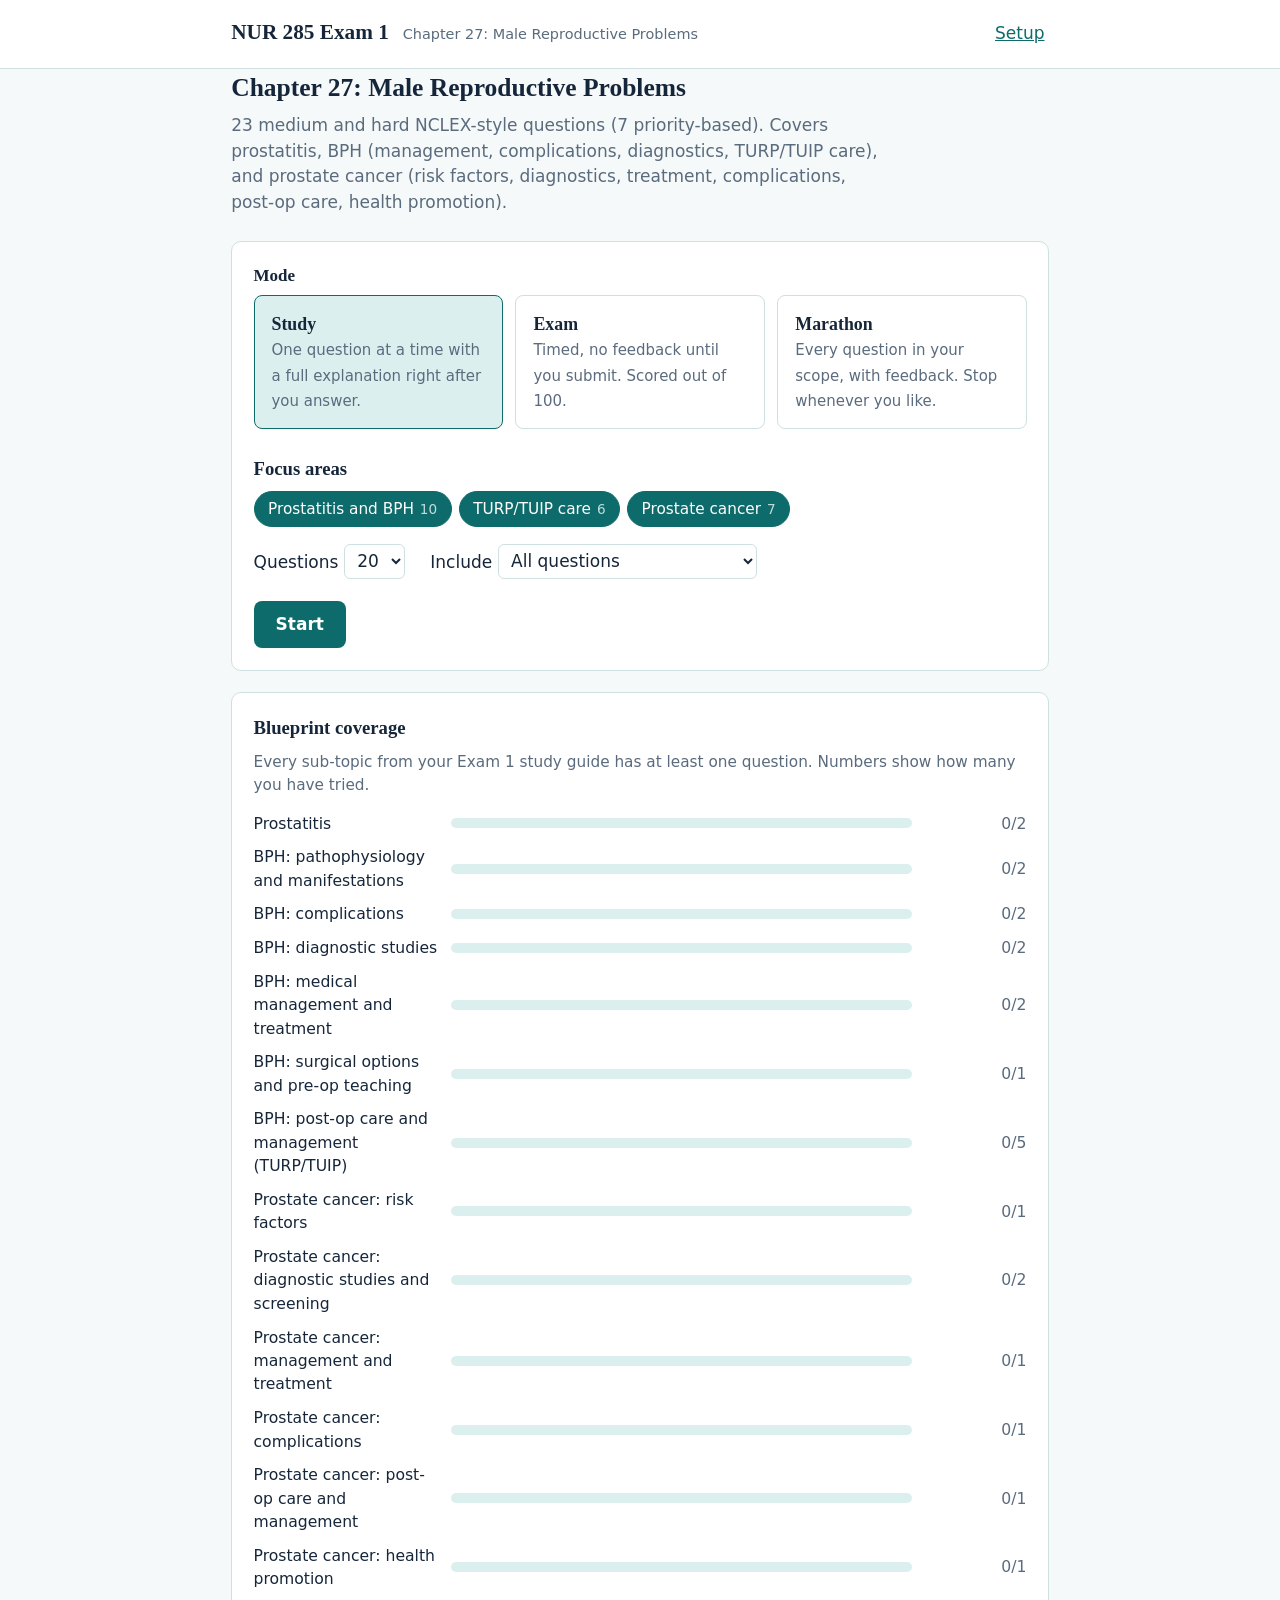
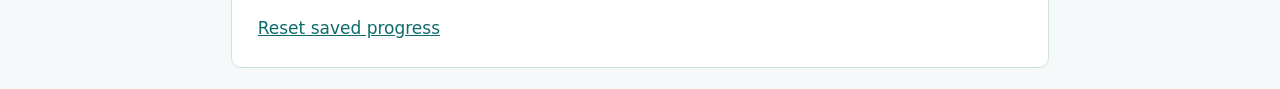
<file: NUR285-Ch27-Male-Reproductive-NCLEX-Quiz.html>
<!DOCTYPE html>
<html lang="en">
<head>
<meta charset="utf-8">
<meta name="viewport" content="width=device-width, initial-scale=1">
<title>NUR 285 Exam 1: Chapter 27: Male Reproductive Problems</title>
<style>
:root {
  --ink: #16263a;
  --muted: #5a6b7d;
  --paper: #f5f9f9;
  --card: #ffffff;
  --line: #cfe0e0;
  --teal: #0e6b6b;
  --teal-deep: #0a4f4f;
  --teal-soft: #dcefef;
  --right: #2b7a4b;
  --right-soft: #e1f2e8;
  --wrong: #b3412a;
  --wrong-soft: #f8e4de;
  --amber: #b7791f;
  --focus: #1d4ed8;
  --serif: Charter, "Bitstream Charter", "Sitka Text", Cambria, Georgia, serif;
  --sans: system-ui, -apple-system, "Segoe UI", Roboto, "Helvetica Neue", Arial, sans-serif;
}

@media (prefers-color-scheme: dark) {
  :root {
    --ink: #e6eef3;
    --muted: #9db0bf;
    --paper: #0f1a24;
    --card: #162433;
    --line: #28404f;
    --teal: #4fc3c3;
    --teal-deep: #7bd9d9;
    --teal-soft: #17353d;
    --right: #66c48a;
    --right-soft: #17332560;
    --wrong: #f08c75;
    --wrong-soft: #3b2420;
    --amber: #e5b25d;
    --focus: #8fb4ff;
  }
}

* { box-sizing: border-box; }
html { font-size: 17px; }
body {
  margin: 0;
  background: var(--paper);
  color: var(--ink);
  font-family: var(--sans);
  line-height: 1.5;
}

:focus-visible { outline: 3px solid var(--focus); outline-offset: 2px; }
button { font: inherit; color: inherit; }

.wrap { max-width: 860px; margin: 0 auto; padding: 0 1.25rem; }

/* ----- header ----- */
.top { border-bottom: 1px solid var(--line); background: var(--card); }
.top .wrap { display: flex; align-items: baseline; justify-content: space-between; gap: 1rem; padding-top: 1rem; padding-bottom: 1rem; }
.brand { font-family: var(--serif); font-size: 1.25rem; font-weight: 700; margin: 0; }
.brand small { font-family: var(--sans); font-weight: 400; color: var(--muted); font-size: 0.85rem; margin-left: 0.5rem; }
.linkbtn { background: none; border: 0; color: var(--teal); text-decoration: underline; cursor: pointer; padding: 0.25rem; }

main { padding: 1.75rem 0 4rem; }
h2 { font-family: var(--serif); font-size: 1.5rem; margin: 0 0 0.35rem; }
h3 { font-family: var(--serif); font-size: 1.1rem; margin: 1.5rem 0 0.5rem; }
.lede { color: var(--muted); margin: 0 0 1.5rem; max-width: 60ch; }

/* ----- panels ----- */
.panel { background: var(--card); border: 1px solid var(--line); border-radius: 10px; padding: 1.25rem; margin-bottom: 1.25rem; }
.panel > h3:first-child { margin-top: 0; }

.modes { display: grid; grid-template-columns: repeat(3, 1fr); gap: 0.75rem; }
.mode { position: relative; display: block; border: 1.5px solid var(--line); border-radius: 8px; padding: 0.85rem 1rem; cursor: pointer; background: var(--card); }
.mode input { position: absolute; opacity: 0; inset: 0; cursor: pointer; }
.mode strong { display: block; font-family: var(--serif); font-size: 1.05rem; }
.mode span { color: var(--muted); font-size: 0.88rem; }
.mode:has(input:checked) { border-color: var(--teal); background: var(--teal-soft); }
.mode:has(input:focus-visible) { outline: 3px solid var(--focus); outline-offset: 2px; }

fieldset { border: 0; padding: 0; margin: 0; }
legend { font-family: var(--serif); font-weight: 700; margin-bottom: 0.4rem; padding: 0; }
.chapter { margin: 0 0 0.9rem; }
.chapter-head { display: flex; align-items: center; gap: 0.5rem; font-weight: 600; margin-bottom: 0.3rem; }
.topics { display: flex; flex-wrap: wrap; gap: 0.4rem; }
.chip { position: relative; display: inline-flex; align-items: center; gap: 0.35rem; border: 1px solid var(--line); border-radius: 999px; padding: 0.3rem 0.8rem; font-size: 0.9rem; cursor: pointer; background: var(--card); }
.chip input { position: absolute; opacity: 0; inset: 0; cursor: pointer; }
.chip:has(input:checked) { background: var(--teal); color: #fff; border-color: var(--teal); }
@media (prefers-color-scheme: dark) { .chip:has(input:checked) { color: #0b1620; } }
.chip:has(input:focus-visible) { outline: 3px solid var(--focus); outline-offset: 2px; }
.chip em { font-style: normal; opacity: 0.75; font-size: 0.8rem; }

.row { display: flex; flex-wrap: wrap; gap: 1rem 1.5rem; align-items: center; margin-top: 1rem; }
select { font: inherit; padding: 0.35rem 0.5rem; border: 1px solid var(--line); border-radius: 6px; background: var(--card); color: var(--ink); }
.check { display: inline-flex; align-items: center; gap: 0.4rem; }

.btn { background: var(--teal); color: #fff; border: 0; border-radius: 8px; padding: 0.65rem 1.3rem; font-weight: 600; cursor: pointer; }
@media (prefers-color-scheme: dark) { .btn { color: #0b1620; } }
.btn:hover { background: var(--teal-deep); }
@media (prefers-color-scheme: dark) { .btn:hover { color: #0b1620; } }
.btn.ghost { background: transparent; color: var(--teal); border: 1.5px solid var(--teal); }
.btn.ghost:hover { background: var(--teal-soft); }
.btn[disabled] { opacity: 0.45; cursor: not-allowed; }
.actions { display: flex; flex-wrap: wrap; gap: 0.6rem; margin-top: 1.25rem; align-items: center; }
.spacer { flex: 1; }

/* ----- progress by topic ----- */
.bars { display: grid; gap: 0.6rem; }
.bar-row { display: grid; grid-template-columns: minmax(150px, 1.2fr) 3fr auto; gap: 0.75rem; align-items: center; font-size: 0.92rem; }
.bar { height: 10px; background: var(--teal-soft); border-radius: 999px; overflow: hidden; }
.bar i { display: block; height: 100%; background: var(--teal); }
.bar i.low { background: var(--wrong); }
.bar i.mid { background: var(--amber); }
.bar i.hi { background: var(--right); }
.num { color: var(--muted); font-variant-numeric: tabular-nums; min-width: 6.5em; text-align: right; }

/* ----- rhythm strip (progress) ----- */
.strip { display: flex; align-items: flex-end; gap: 0; margin: 0 0 1.25rem; overflow-x: auto; padding-bottom: 4px; }
.beat { flex: 0 0 auto; width: 28px; height: 30px; padding: 0; background: none; border: 0; cursor: pointer; }
.beat svg { display: block; width: 100%; height: 100%; }
.beat path { fill: none; stroke: var(--line); stroke-width: 2; stroke-linejoin: round; stroke-linecap: round; }
.beat.seen path { stroke: var(--teal); }
.beat.right path { stroke: var(--right); }
.beat.wrong path { stroke: var(--wrong); }
.beat.flagged path { stroke-dasharray: 3 2; }
.beat.current { background: var(--teal-soft); border-radius: 4px; }
.plainbar { height: 8px; background: var(--teal-soft); border-radius: 999px; overflow: hidden; margin: 0 0 1.25rem; }
.plainbar i { display: block; height: 100%; background: var(--teal); }

/* ----- question ----- */
.meta { display: flex; flex-wrap: wrap; gap: 0.5rem 1rem; align-items: center; color: var(--muted); font-size: 0.88rem; margin-bottom: 0.6rem; }
.tag { background: var(--teal-soft); color: var(--teal-deep); border-radius: 4px; padding: 0.1rem 0.5rem; }
.timer { margin-left: auto; font-variant-numeric: tabular-nums; font-weight: 600; color: var(--ink); }
.timer.low { color: var(--wrong); }
.stem { font-family: var(--serif); font-size: 1.2rem; line-height: 1.45; margin: 0 0 1rem; max-width: 62ch; }
.hint { color: var(--muted); font-size: 0.9rem; margin: -0.5rem 0 0.9rem; }
.bars + .hint { margin: 1rem 0 0; }

.opts { display: grid; gap: 0.5rem; margin: 0; padding: 0; list-style: none; }
.opt { position: relative; display: flex; gap: 0.75rem; align-items: flex-start; border: 1.5px solid var(--line); border-radius: 8px; padding: 0.7rem 0.9rem; background: var(--card); cursor: pointer; }
.opt input { margin-top: 0.3rem; accent-color: var(--teal); }
.opt:has(input:checked) { border-color: var(--teal); background: var(--teal-soft); }
.opt:has(input:focus-visible) { outline: 3px solid var(--focus); outline-offset: 2px; }
.opt.right, .opt.right:has(input:checked) { border-color: var(--right); background: var(--right-soft); }
.opt.wrong, .opt.wrong:has(input:checked) { border-color: var(--wrong); background: var(--wrong-soft); }
.opt.missed { border-style: dashed; border-color: var(--right); }
.locked .opt { cursor: default; }
.mark { margin-left: auto; font-size: 0.82rem; font-weight: 600; white-space: nowrap; }
.right .mark { color: var(--right); }
.wrong .mark { color: var(--wrong); }
.missed .mark { color: var(--right); }

.fill { width: 100%; max-width: 24rem; font: inherit; padding: 0.6rem 0.75rem; border: 1.5px solid var(--line); border-radius: 8px; background: var(--card); color: var(--ink); }
.fill.right { border-color: var(--right); background: var(--right-soft); }
.fill.wrong { border-color: var(--wrong); background: var(--wrong-soft); }

.seq { display: grid; gap: 0.5rem; margin: 0; padding: 0; list-style: none; }
.seq li { display: flex; align-items: center; gap: 0.6rem; border: 1.5px solid var(--line); border-radius: 8px; padding: 0.55rem 0.75rem; background: var(--card); }
.seq .pos { font-weight: 700; color: var(--teal); min-width: 1.4em; }
.seq .txt { flex: 1; }
.seq button { border: 1px solid var(--line); background: var(--card); border-radius: 6px; width: 2rem; height: 2rem; cursor: pointer; }
.seq button[disabled] { opacity: 0.35; cursor: not-allowed; }
.seq li.right { border-color: var(--right); background: var(--right-soft); }
.seq li.wrong { border-color: var(--wrong); background: var(--wrong-soft); }

.feedback { margin-top: 1.1rem; border-left: 4px solid var(--teal); background: var(--teal-soft); padding: 0.8rem 1rem; border-radius: 0 8px 8px 0; }
.feedback.right { border-color: var(--right); background: var(--right-soft); }
.feedback.wrong { border-color: var(--wrong); background: var(--wrong-soft); }
.feedback strong { display: block; margin-bottom: 0.25rem; }
.feedback p { margin: 0.25rem 0 0; }
.feedback .ref { color: var(--muted); font-size: 0.88rem; }

/* ----- results ----- */
.score { display: flex; flex-wrap: wrap; align-items: baseline; gap: 0.5rem 1.25rem; margin-bottom: 0.5rem; }
.score .big { font-family: var(--serif); font-size: 2.6rem; font-weight: 700; line-height: 1; }
.review { display: grid; gap: 0.75rem; margin-top: 1rem; }
.review details { border: 1px solid var(--line); border-radius: 8px; background: var(--card); }
.review summary { cursor: pointer; padding: 0.7rem 0.9rem; display: flex; gap: 0.6rem; align-items: baseline; }
.review summary .ok { color: var(--right); font-weight: 700; }
.review summary .no { color: var(--wrong); font-weight: 700; }
.review .body { padding: 0 0.9rem 0.9rem; }
.review .body p { margin: 0.35rem 0; }
.empty { color: var(--muted); }

@media (max-width: 640px) {
  html { font-size: 16px; }
  .modes { grid-template-columns: 1fr; }
  .bar-row { grid-template-columns: 1fr; gap: 0.2rem; }
  .num { text-align: left; }
  .stem { font-size: 1.12rem; }
}

@media (prefers-reduced-motion: no-preference) {
  .bar i, .plainbar i { transition: width 0.4s ease; }
}

:root { --amber-soft: #f6e7c8; }
@media (prefers-color-scheme: dark) { :root { --amber-soft: #3a3020; } }

.badge { border-radius: 4px; padding: 0.1rem 0.5rem; font-size: 0.82rem; font-weight: 600; }
.badge.med { background: var(--teal-soft); color: var(--teal-deep); }
.badge.hard { background: var(--wrong-soft); color: var(--wrong); }
.badge.pri { background: var(--amber-soft); color: var(--amber); border: 1px solid var(--amber); }
.cov-note { margin: 0 0 0.9rem; }

.feedback h4 { font-family: var(--serif); font-size: 1rem; margin: 0.9rem 0 0.2rem; }
.feedback p { margin: 0.3rem 0; max-width: 68ch; }
.feedback .tip { margin-top: 0.8rem; padding: 0.5rem 0.75rem; background: var(--card); border-radius: 6px; border: 1px dashed var(--line); }
.review .feedback { margin-top: 0.5rem; }

.vis { margin: 0.9rem 0; padding: 0.75rem; background: var(--card); border: 1px solid var(--line); border-radius: 8px; overflow-x: auto; }
.vis svg { display: block; width: 100%; max-width: 680px; height: auto; margin: 0 auto; }
.vis .t { fill: var(--ink); font: 13px var(--sans); }
.vis .tb { fill: var(--ink); font: 700 13px var(--sans); }
.vis .tm { fill: var(--muted); font: 12px var(--sans); }
.vis .tr { fill: var(--wrong); font: 700 13px var(--sans); }
.vis .tg { fill: var(--right); font: 700 13px var(--sans); }
.vis .ln { stroke: var(--ink); fill: none; stroke-width: 2; stroke-linecap: round; stroke-linejoin: round; }
.vis .ln-teal { stroke: var(--teal); fill: none; stroke-width: 2.5; stroke-linecap: round; stroke-linejoin: round; }
.vis .ln-red { stroke: var(--wrong); fill: none; stroke-width: 2.5; stroke-linecap: round; stroke-linejoin: round; }
.vis .ln-green { stroke: var(--right); fill: none; stroke-width: 2.5; stroke-linecap: round; stroke-linejoin: round; }
.vis .dash { stroke: var(--muted); fill: none; stroke-width: 1.5; stroke-dasharray: 5 4; }
.vis .arrow { stroke: var(--muted); stroke-width: 2; fill: none; marker-end: url(#ah); }
.vis .mk { fill: var(--muted); }
.vis .fteal { fill: var(--teal-soft); stroke: var(--teal); stroke-width: 1.5; }
.vis .fgreen { fill: var(--right-soft); stroke: var(--right); stroke-width: 1.5; }
.vis .fred { fill: var(--wrong-soft); stroke: var(--wrong); stroke-width: 1.5; }
.vis .famber { fill: var(--amber-soft); stroke: var(--amber); stroke-width: 1.5; }
.vis .fplain { fill: var(--card); stroke: var(--line); stroke-width: 1.5; }
.vis .fpeak { fill: var(--teal); stroke: var(--teal); }
.vis .flight { fill: var(--teal-soft); stroke: var(--teal); stroke-width: 1; }
.vis .fink { fill: var(--ink); }

.vtable { border-collapse: collapse; width: 100%; font-size: 0.88rem; }
.vtable th, .vtable td { border: 1px solid var(--line); padding: 0.4rem 0.6rem; text-align: left; vertical-align: top; }
.vtable thead th { background: var(--teal-soft); }
.vtable tbody th { background: var(--paper); white-space: nowrap; }
.swatch { display: inline-block; width: 1rem; height: 1rem; border-radius: 50%; vertical-align: -2px; margin-right: 0.4rem; border: 1px solid rgba(0, 0, 0, 0.25); }

</style>
</head>
<body>
<header class="top"><div class="wrap">
<h1 class="brand">NUR 285 Exam 1 <small>Chapter 27: Male Reproductive Problems</small></h1>
<button type="button" class="linkbtn" id="homeLink">Setup</button>
</div></header>
<main class="wrap" id="app" tabindex="-1"><noscript>This quiz needs JavaScript turned on.</noscript></main>
<script>
/* Visual helpers shared by the four quiz files */
window.VH = (function () {
  var DEFS = '<defs><marker id="ah" viewBox="0 0 10 10" refX="9" refY="5" markerWidth="7" markerHeight="7" orient="auto"><path d="M0 0L10 5L0 10z" class="mk"/></marker></defs>';
  function svg(w, h, alt, body) {
    return '<svg viewBox="0 0 ' + w + " " + h + '" role="img" aria-label="' + alt + '">' + DEFS + body + "</svg>";
  }
  function T(x, y, s, cls, anchor) {
    return '<text x="' + x + '" y="' + y + '" class="' + (cls || "t") + '" text-anchor="' + (anchor || "middle") + '">' + s + "</text>";
  }
  function R(x, y, w, h, cls, extra) {
    return '<rect x="' + x + '" y="' + y + '" width="' + w + '" height="' + h + '" rx="8" class="' + cls + '" ' + (extra || "") + "/>";
  }
  function A(x1, y1, x2, y2, cls) {
    return '<line x1="' + x1 + '" y1="' + y1 + '" x2="' + x2 + '" y2="' + y2 + '" class="' + (cls || "arrow") + '"/>';
  }
  function P(d, cls, extra) {
    return '<path d="' + d + '" class="' + (cls || "ln") + '" ' + (extra || "") + "/>";
  }
  function C(cx, cy, r, cls) {
    return '<circle cx="' + cx + '" cy="' + cy + '" r="' + r + '" class="' + cls + '"/>';
  }
  function E(cx, cy, rx, ry, cls) {
    return '<ellipse cx="' + cx + '" cy="' + cy + '" rx="' + rx + '" ry="' + ry + '" class="' + cls + '"/>';
  }
  function table(head, rows) {
    var h = '<table class="vtable"><thead><tr>';
    head.forEach(function (c) { h += "<th>" + c + "</th>"; });
    h += "</tr></thead><tbody>";
    rows.forEach(function (r) {
      h += "<tr>";
      r.forEach(function (c, i) { h += (i === 0 ? "<th scope=\"row\">" : "<td>") + c + (i === 0 ? "</th>" : "</td>"); });
      h += "</tr>";
    });
    return h + "</tbody></table>";
  }
  return { svg: svg, T: T, R: R, A: A, P: P, C: C, E: E, table: table };
})();

</script>
<script>
(function () {
  "use strict";
  var V = window.VH;

  window.CFG = {
    key: "ch27",
    title: "Chapter 27: Male Reproductive Problems",
    blurb: "Covers prostatitis, BPH (management, complications, diagnostics, TURP/TUIP care), and prostate cancer (risk factors, diagnostics, treatment, complications, post-op care, health promotion).",
    groups: [
      { id: "bph", label: "Prostatitis and BPH" },
      { id: "turp", label: "TURP/TUIP care" },
      { id: "pca", label: "Prostate cancer" }
    ],
    subs: [
      { id: "prost", label: "Prostatitis", group: "bph" },
      { id: "bph_path", label: "BPH: pathophysiology and manifestations", group: "bph" },
      { id: "bph_comp", label: "BPH: complications", group: "bph" },
      { id: "bph_dx", label: "BPH: diagnostic studies", group: "bph" },
      { id: "bph_med", label: "BPH: medical management and treatment", group: "bph" },
      { id: "bph_surg", label: "BPH: surgical options and pre-op teaching", group: "turp" },
      { id: "turp_post", label: "BPH: post-op care and management (TURP/TUIP)", group: "turp" },
      { id: "pca_risk", label: "Prostate cancer: risk factors", group: "pca" },
      { id: "pca_dx", label: "Prostate cancer: diagnostic studies and screening", group: "pca" },
      { id: "pca_tx", label: "Prostate cancer: management and treatment", group: "pca" },
      { id: "pca_comp", label: "Prostate cancer: complications", group: "pca" },
      { id: "pca_postop", label: "Prostate cancer: post-op care and management", group: "pca" },
      { id: "pca_hp", label: "Prostate cancer: health promotion", group: "pca" }
    ],
    visuals: {
      prostate: function () {
        var b = "";
        // normal
        b += V.T(170, 20, "Normal prostate", "tb");
        b += V.E(170, 66, 72, 36, "fteal") + V.T(170, 70, "Bladder", "t");
        b += V.E(170, 150, 34, 28, "fgreen") + V.A(163, 102, 163, 232, "ln") + V.A(177, 102, 177, 232, "ln");
        b += V.T(235, 154, "Prostate", "t", "start") + V.T(170, 250, "Open urethra: strong, steady stream", "tm");
        // BPH
        b += V.T(490, 20, "BPH", "tb");
        b += V.E(490, 66, 72, 36, "famber") + V.T(490, 70, "Bladder (thick wall)", "t");
        b += V.E(490, 150, 60, 52, "fred") + V.A(487, 102, 487, 232, "ln") + V.A(493, 102, 493, 232, "ln");
        b += V.T(556, 154, "Enlarged", "tr", "start") + V.T(556, 172, "prostate", "tr", "start");
        b += V.T(490, 250, "Squeezed urethra: weak stream, hesitancy, retention", "tm");
        return V.svg(660, 262, "Normal prostate compared with an enlarged prostate narrowing the urethra", b);
      },
      cbi: function () {
        function sw(c) { return '<span class="swatch" style="background:' + c + '"></span>'; }
        return V.table(["Drainage color", "What it means", "What the nurse does"], [
          [sw("#f3b3bf") + "Light or reddish pink", "Expected for the first 24 hours", "Continue CBI; keep drainage light pink"],
          [sw("#d3101c") + "Bright red", "Arterial bleeding", "Increase the irrigation rate to flush clots and notify the provider right away"],
          [sw("#6f1020") + "Burgundy (dark red)", "Venous bleeding", "Adjust irrigation as ordered, watch for clots, and notify the provider"],
          [sw("#f7efb2") + "Clear or pale yellow", "Bleeding has stopped", "Slow the irrigation rate as ordered"]
        ]) + '<p class="tm" style="margin:.5rem 0 0">No drainage, a tight abdomen, and pain suggest a clot blocking the catheter: stop the inflow, check for kinks, and call the provider.</p>';
      }
    }
  };

  var Q = [];
  function hash(s) { var h = 5381; for (var i = 0; i < s.length; i++) h = ((h << 5) + h + s.charCodeAt(i)) | 0; return "q" + (h >>> 0).toString(36); }
  function q(sub, diff, pri, type, stem, opts, a, r, w, tip, vis) {
    Q.push({ id: hash(sub + stem), sub: sub, diff: diff === "H" ? "hard" : "medium", pri: !!pri, type: type, q: stem, opts: opts, a: a, r: r, w: w, tip: tip, vis: vis });
  }

  /* ===== PROSTATITIS ===== */
  q("prost", "H", 0, "mc",
    "A 29-year-old reports perineal pain, burning with urination, and pain with ejaculation. His temperature is 101.5 F (38.6 C). Which finding on the digital rectal examination supports acute prostatitis?",
    ["A boggy, swollen, tender prostate", "A smooth, rubbery, nontender prostate", "A hard, fixed, painless nodule", "A small, firm prostate with no tenderness"], 0,
    "Prostatitis is **inflammation or infection of the prostate**, most often from E. coli bacteria that travel up the urethra. An inflamed prostate feels **boggy (soft, spongy), swollen, and tender**, and the client has perineal pain, painful urination, urgency, and pain with or after ejaculation.",
    "A normal prostate is smooth, rubbery, and nontender. A hard, fixed, painless nodule raises concern for cancer. A small, firm, nontender gland is not typical for an active infection.",
    "Boggy and tender = infected.");
  q("prost", "M", 0, "mc",
    "A client with prostatitis is prescribed ciprofloxacin. Which client statement indicates a need for further teaching?",
    ["\"I can keep doing my hard workouts even if my heel or calf tendon hurts.\"",
     "\"I will report any tendon pain right away.\"",
     "\"I will finish all of the antibiotic even if I feel better.\"",
     "\"I will drink plenty of fluids while I take it.\""], 0,
    "Prostatitis is treated with **broad-spectrum antibiotics such as fluoroquinolones** (for example ciprofloxacin). A known serious side effect is **tendon and ligament injury, including tendon rupture**, so pain should be reported right away and strenuous activity stopped. Finishing the full course prevents the infection returning.",
    "The other three statements are correct and show good understanding.",
    "Cipro (-floxacin): tendon pain means stop and call.");

  /* ===== BPH PATHOPHYSIOLOGY ===== */
  q("bph_path", "M", 0, "sata",
    "Which symptoms are IRRITATIVE symptoms of benign prostatic hyperplasia? Select all that apply.",
    ["Nocturia", "Urinary frequency", "Urgency", "Weak urine stream", "Hesitancy in starting urine flow", "Dribbling after urinating"], [0, 1, 2],
    "BPH causes two groups of symptoms. **Irritative** symptoms come from the bladder muscle being overworked and irritated: **nocturia (often the first symptom), frequency, and urgency**. **Obstructive** symptoms come from the narrowed urethra: weak stream, hesitancy, dribbling, interrupted stream, and a feeling of incomplete emptying.",
    "A weak stream, hesitancy, and dribbling are obstructive symptoms because they come from the urethra being squeezed shut.",
    "Irritative = frequent and urgent. Obstructive = slow and weak.");
  q("bph_path", "H", 0, "mc",
    "A client asks why his prostate keeps growing as he ages. Which response by the nurse is most accurate?",
    ["\"Dihydrotestosterone continues to stimulate the growth of prostate cells even as you get older.\"",
     "\"The prostate grows because of repeated bladder infections.\"",
     "\"Low testosterone levels make the prostate swell.\"",
     "\"The prostate enlarges because of drinking too many fluids.\""], 0,
    "BPH is **enlargement from hyperplasia (extra cells) in the prostate's lateral lobes**. **DHT (dihydrotestosterone)**, made from testosterone, keeps stimulating prostate cells to grow even in older age. The enlarging gland squeezes the urethra and blocks urine flow, as the picture shows. More than 70% of older men are affected.",
    "Infections, low testosterone, and fluid intake do not cause BPH.",
    "DHT feeds the prostate.", "prostate");

  /* ===== BPH COMPLICATIONS ===== */
  q("bph_comp", "H", 1, "mc",
    "A client with BPH has been unable to void for 8 hours and has suprapubic pain, restlessness, and a bladder scan showing 650 mL. What should the nurse do first?",
    ["Notify the provider and prepare for urinary catheter insertion",
     "Encourage the client to drink more fluids",
     "Apply a heating pad and reassess in 2 hours",
     "Administer an extra dose of the alpha-blocker"], 0,
    "This is **acute urinary retention**, a painful emergency where the enlarged prostate blocks the urethra completely. A bladder holding 650 mL is stretched and can be damaged, and trapped urine raises the risk of infection and kidney damage. The treatment is **catheter insertion** to drain the bladder.",
    "More fluids add to the volume already trapped. Heat and waiting delay relief, and an extra medication dose will not work fast enough or safely.",
    "Full bladder and cannot void: catheter.");
  q("bph_comp", "H", 0, "sata",
    "Which are potential complications of untreated BPH? Select all that apply.",
    ["Recurrent urinary tract infections", "Hydronephrosis", "Hydroureter", "Bladder calculi", "Pyelonephritis", "Testicular torsion"], [0, 1, 2, 3, 4],
    "When urine cannot leave the bladder, it sits (**urinary stasis**), and bacteria grow, causing **recurrent UTIs**. Pressure backs up the urinary tract, stretching the ureters (**hydroureter**) and kidneys (**hydronephrosis**), which can lead to **pyelonephritis**. Stagnant urine can also form **bladder stones**.",
    "Testicular torsion is a twisting of the testicle and is not caused by BPH.",
    "Blocked outflow leads to backup, infection, and stones.");

  /* ===== BPH DIAGNOSTICS ===== */
  q("bph_dx", "H", 0, "mc",
    "A 62-year-old client with BPH has a PSA of 5.2 ng/mL. Which statement by the nurse is correct?",
    ["\"A PSA above 4.0 at your age needs further evaluation because both BPH and cancer can raise it.\"",
     "\"A PSA of 5.2 is normal for your age.\"",
     "\"BPH never raises PSA, so this means cancer.\"",
     "\"PSA alone confirms prostate cancer.\""], 0,
    "From your lecture, the PSA goal is **under 4.0 for age 60 and older** (and lower for younger men: about 2.0 for 59 and under). A result above 4 **must be investigated**, but PSA is a screening flag, not a diagnosis, because BPH, prostatitis, and cancer can all raise it. A biopsy confirms cancer.",
    "5.2 is above the usual cut-off, BPH can raise PSA, and a biopsy, not PSA, confirms cancer.",
    "PSA is a flag, not a diagnosis.");
  q("bph_dx", "M", 0, "sata",
    "Which tests are used to evaluate a client with suspected BPH? Select all that apply.",
    ["Digital rectal examination", "Prostate-specific antigen", "Post-void residual (bladder scan)", "Urodynamic studies", "Serum creatinine", "Bone scan"], [0, 1, 2, 3, 4],
    "BPH evaluation includes a **history and DRE**, **PSA**, a **post-void residual** to see how much urine is left after voiding, **urodynamic studies** to measure flow, and **creatinine** to check kidney function, because backup can harm the kidneys.",
    "A bone scan looks for cancer spread and is not part of a routine BPH evaluation.",
    "DRE, PSA, PVR, flow studies, and kidney function.");

  /* ===== BPH MEDICAL ===== */
  q("bph_med", "M", 1, "mc",
    "A client starts tamsulosin for BPH and reports feeling lightheaded when he stands up. Which teaching is the priority?",
    ["Change positions slowly and sit down if dizzy to prevent falls",
     "Stop taking the medication immediately",
     "Take the medication only when symptoms occur",
     "Limit fluids to reduce dizziness"], 0,
    "**Alpha-adrenergic blockers** relax smooth muscle in the prostate and bladder neck so urine flows more easily, but they also relax blood vessels and can cause **orthostatic hypotension**. The safest step is to **rise slowly** and sit if dizzy to prevent falls, and report persistent dizziness to the provider.",
    "Stopping suddenly or taking it as needed is unsafe and ineffective, and restricting fluids does not address the cause and may worsen retention or infection risk.",
    "-osin drugs: stand up slowly.");
  q("bph_med", "M", 0, "mc",
    "Which client statement indicates understanding of finasteride therapy for BPH?",
    ["\"It may take several months before my symptoms improve.\"",
     "\"It will relax my prostate muscle within a few hours.\"",
     "\"I can take an extra dose when my symptoms flare.\"",
     "\"It works by raising my testosterone level.\""], 0,
    "**5-alpha-reductase inhibitors** such as finasteride block the change of testosterone into **DHT**, so the **prostate slowly shrinks**. This takes **months**, so clients should keep taking it as prescribed. It can also lower PSA, which matters when screening is interpreted.",
    "Rapid muscle relaxation describes alpha-blockers. Extra doses are not helpful, and finasteride lowers DHT rather than raising testosterone.",
    "-asteride: shrinks the prostate slowly.");

  /* ===== BPH SURGERY ===== */
  q("bph_surg", "M", 0, "mc",
    "A client is scheduled for a TURP. Which statement indicates a need for further teaching?",
    ["\"My ejaculation will stay exactly the same afterward.\"",
     "\"I may have retrograde ejaculation.\"",
     "\"I will have a urinary catheter with irrigation after surgery.\"",
     "\"I may have some temporary urine leakage.\""], 0,
    "TURP removes prostate tissue through the urethra. Before surgery, clients and partners should be told about possible **changes in sexual function**, **decreased or absent ejaculate or retrograde ejaculation** (semen goes backward into the bladder), and temporary **urinary incontinence**. Giving them a chance to voice concerns lowers anxiety.",
    "The other statements are accurate expectations. TURP and TUIP are the invasive options, while HoLEP, GreenLight laser, UroLift, Rezum, and aquablation are minimally invasive options.",
    "TURP: prepare for ejaculation changes.");

  /* ===== TURP POST-OP ===== */
  q("turp_post", "H", 1, "mc",
    "A client is 8 hours post-TURP with continuous bladder irrigation. The drainage has changed from light pink to bright red. What is the nurse's priority action?",
    ["Increase the irrigation rate and notify the provider immediately",
     "Slow the irrigation to let the bladder rest",
     "Document the finding and reassess in one hour",
     "Clamp the catheter"], 0,
    "A small amount of pink is expected for the first 24 hours, but **bright red drainage means arterial bleeding**. The nurse increases irrigation to flush out clots and keep the catheter open, then notifies the provider because the client may need intervention. Burgundy (dark red) drainage suggests venous bleeding. The chart summarizes drainage colors.",
    "Slowing the irrigation allows clots to form and block the catheter. Waiting an hour delays treatment of active bleeding, and clamping the catheter can cause painful bladder distention.",
    "Bright red = arterial = flush and call.", "cbi");
  q("turp_post", "H", 1, "mc",
    "A client with CBI after TURP reports suprapubic pain and fullness. The abdomen is tight, and little drainage is coming out while irrigation continues to flow in. What should the nurse do first?",
    ["Stop the irrigation inflow, check the tubing for kinks, and notify the provider",
     "Increase the irrigation flow rate",
     "Administer an antispasmodic and observe",
     "Encourage the client to void"], 0,
    "Fluid is going in but not coming out, so the **catheter is probably blocked by a clot** and the bladder is overfilling. Continuing irrigation could stretch or rupture the bladder wall. **Stop the inflow, check for kinks, and call the provider**, who may order manual irrigation of the catheter.",
    "More irrigation will worsen the distention. Medication for spasms does not fix the blockage, and the client cannot void around a catheter.",
    "In more than out = stop and call.", "cbi");
  q("turp_post", "H", 1, "mc",
    "Four hours after a TURP with continuous irrigation, a client becomes confused and nauseated, and the heart rate falls to 52. Which action should the nurse take first?",
    ["Stop the irrigation and notify the provider about possible TURP syndrome",
     "Increase the irrigation rate",
     "Give the client oral fluids",
     "Reassure the client that confusion is normal after surgery"], 0,
    "During TURP, large volumes of irrigation fluid can be **absorbed into the bloodstream**, causing **fluid overload and dilutional hyponatremia** (TURP syndrome). Brain cells swell, causing confusion, nausea, and slow heart rate. Stopping the irrigation and calling the provider is urgent.",
    "More irrigation or oral fluids add more fluid. Confusion with a falling heart rate is a warning sign and should not be dismissed.",
    "Confused after TURP irrigation: think low sodium.");
  q("turp_post", "M", 0, "fill",
    "A client has continuous bladder irrigation after a TURP. 3,000 mL of irrigant has been infused and the total drainage is 3,450 mL. How many mL of urine did the client produce?",
    null, ["450", "450 mL", "450 ml"],
    "The drainage bag collects **both the irrigant and the client's urine**. To know the actual urine output, **subtract the amount of irrigant infused from the total drainage**: 3,450 - 3,000 = **450 mL**. Skipping this step can hide poor kidney function or make output look better than it is.",
    "", "Urine = total drainage minus irrigant.");
  q("turp_post", "M", 0, "sata",
    "Which discharge instructions are appropriate after a TURP? Select all that apply.",
    ["Avoid straining and heavy lifting", "Prevent constipation with fluids and stool softeners", "Maintain adequate oral fluid intake", "Report heavy bleeding or clots, fever, or inability to void", "Resume heavy exercise in one week"], [0, 1, 2, 3],
    "Straining and heavy lifting can **restart bleeding**, so **prevent constipation** and avoid lifting. Drinking enough fluids keeps the urine flowing and flushes the bladder. The client should also watch for **hemorrhage, catheter blockage, infection, and DVT**.",
    "Heavy exercise too soon can cause bleeding, so clients should follow the provider's activity guidance.",
    "No straining, no lifting, drink fluids.");

  /* ===== PCA RISK ===== */
  q("pca_risk", "M", 0, "sata",
    "Which are risk factors for prostate cancer? Select all that apply.",
    ["Advancing age", "Family history of prostate cancer or a BRCA1 mutation", "Smoking history", "Weight gain and abdominal obesity", "Diet pattern", "Regular physical exercise"], [0, 1, 2, 3, 4],
    "Prostate cancer risk increases with **age**, **family history (including ovarian cancer and BRCA1)**, an abnormal DRE or PSA, **smoking and exposures**, **abdominal obesity**, and **diet**. Because it rarely causes early symptoms, knowing risk factors helps decide when to screen.",
    "Regular exercise is protective, not a risk factor.",
    "Age, family, smoking, belly weight, diet.");

  /* ===== PCA DX ===== */
  q("pca_dx", "H", 0, "mc",
    "According to the lecture, the PSA blood test is done first and the digital rectal exam is done last. What is the best rationale?",
    ["Manipulating the prostate during a DRE can temporarily raise the PSA level",
     "The DRE is more accurate than PSA",
     "PSA must be drawn after the prostate is stimulated",
     "A DRE can only be done after a biopsy"], 0,
    "The prostate can release extra PSA after being **pressed or massaged during a rectal exam**, which could make the blood test falsely high. Drawing the **PSA first** keeps the result accurate. Needle biopsy (guided by transrectal ultrasound) confirms cancer, followed by MRI, bone scan, and CT to look for spread.",
    "The DRE is not more accurate than PSA, and neither test has to follow a biopsy.",
    "Blood first, finger last.");
  q("pca_dx", "M", 0, "mc",
    "A 42-year-old client reports that his father and brother both had prostate cancer. According to the American Cancer Society screening recommendations in the lecture, what is the nurse's best response?",
    ["He is at high risk, and screening discussions are recommended at ages 40 to 45",
     "Screening should wait until age 65",
     "Screening is not needed unless symptoms appear",
     "Screening is recommended only after age 70"], 0,
    "Average-risk, **asymptomatic men begin screening at 50**. **High-risk men, including those with a strong family history, begin at 40 to 45**. Because early prostate cancer often causes no symptoms, screening is how it is found early.",
    "Waiting for symptoms means the cancer may already be advanced.",
    "Average risk: 50. High risk: 40 to 45.");

  /* ===== PCA TREATMENT ===== */
  q("pca_tx", "M", 0, "sata",
    "Which are treatment options for prostate cancer? Select all that apply.",
    ["Radical prostatectomy", "External-beam radiation therapy", "Brachytherapy (radioactive seeds)", "Androgen deprivation (hormonal) therapy", "Intravesical BCG therapy"], [0, 1, 2, 3],
    "Treatment options include **radical prostatectomy** (removing the prostate, seminal vesicles, surrounding fat, nerves, and lymph nodes), **external-beam radiation**, **brachytherapy**, and **hormonal therapy** that lowers androgens such as DHT, which feed the cancer.",
    "Intravesical BCG is an immunotherapy placed into the bladder to treat bladder cancer, not prostate cancer.",
    "Cut it, radiate it, or starve it of hormones.");

  /* ===== PCA COMPLICATIONS ===== */
  q("pca_comp", "H", 1, "mc",
    "A client with advanced prostate cancer reports new low back pain that radiates to the hips and thighs and new numbness and weakness in both legs. What is the nurse's priority action?",
    ["Notify the provider immediately because of possible spinal cord compression from metastasis",
     "Apply heat and offer an oral analgesic",
     "Encourage ambulation to loosen the muscles",
     "Schedule a routine appointment next week"], 0,
    "Prostate cancer often spreads to the bones, including the spine. Back pain with **leg weakness or numbness** suggests a tumor pressing on the spinal cord (**spinal cord compression**), an **emergency**, because permanent paralysis can occur without rapid treatment.",
    "Heat and walking can worsen cord injury, and waiting a week risks permanent damage.",
    "Back pain plus leg weakness in cancer = emergency.");

  /* ===== PCA POST-OP ===== */
  q("pca_postop", "H", 1, "mc",
    "A client is on postoperative day 2 after a radical prostatectomy and reports pain, swelling, and warmth in the left calf. What should the nurse do first?",
    ["Keep the client at rest, avoid massaging the leg, and notify the provider",
     "Massage the calf to improve circulation",
     "Encourage the client to walk the hallway",
     "Apply a heating pad and reassess in the morning"], 0,
    "These signs suggest a **deep vein thrombosis (DVT)**, a known complication after prostate surgery. Massage or vigorous movement can **dislodge the clot and send it to the lungs (pulmonary embolism)**. The nurse keeps the client at rest and notifies the provider, who will order testing and treatment.",
    "Massage and walking could move the clot, and waiting until morning delays treatment of a possible life-threatening clot.",
    "Calf pain and swelling after surgery: do not rub, call.");

  /* ===== PCA HEALTH PROMOTION ===== */
  q("pca_hp", "M", 0, "sata",
    "Which health promotion teaching points are appropriate for a client at risk for prostate problems? Select all that apply.",
    ["Know your screening age and discuss screening with the provider", "Report urinary changes promptly", "Avoid smoking and maintain a healthy weight", "Avoid bladder irritants and do not delay urinating", "Use over-the-counter decongestant cold remedies freely"], [0, 1, 2, 3],
    "Health promotion focuses on **early detection and treatment**: screening at the right age, reporting symptoms early, healthy lifestyle choices (not smoking, healthy weight and diet), and **avoiding bladder irritants and urinary stasis**. Men with prostate enlargement should also be careful with common cough and cold remedies.",
    "Many decongestants and antihistamines tighten the bladder neck and can trigger urinary retention in men with an enlarged prostate.",
    "Screen, report, live healthy, avoid retention triggers.");

  window.QUESTIONS = Q;
})();

</script>
<script>
(function () {
  "use strict";

  var CFG = window.CFG;
  var BANK = window.QUESTIONS || [];
  var STORE_KEY = "nur285-nclex-" + CFG.key + "-v1";
  var SECONDS_PER_QUESTION = 90;
  var STRIP_MAX = 40;
  var app = document.getElementById("app");

  var groupById = {}, subById = {};
  CFG.groups.forEach(function (g) { groupById[g.id] = g; });
  CFG.subs.forEach(function (s) { subById[s.id] = s; });
  BANK.forEach(function (q) { q.topic = subById[q.sub].group; });

  /* ---------- helpers ---------- */
  function esc(s) {
    return String(s).replace(/[&<>"']/g, function (c) {
      return { "&": "&amp;", "<": "&lt;", ">": "&gt;", '"': "&quot;", "'": "&#39;" }[c];
    });
  }
  function fmt(s) {
    return esc(s).replace(/\*\*(.+?)\*\*/g, "<strong>$1</strong>").split("\n").map(function (p) { return "<p>" + p + "</p>"; }).join("");
  }
  function shuffle(a) {
    var r = a.slice();
    for (var i = r.length - 1; i > 0; i--) {
      var j = Math.floor(Math.random() * (i + 1));
      var t = r[i]; r[i] = r[j]; r[j] = t;
    }
    return r;
  }
  function range(n) { var r = []; for (var i = 0; i < n; i++) r.push(i); return r; }
  function norm(s) {
    return String(s).toLowerCase().replace(/[\u2013\u2014]/g, "-").replace(/\s*-\s*/g, "-").replace(/\s+/g, " ").replace(/\.$/, "").trim();
  }
  function fmtTime(sec) {
    sec = Math.max(0, sec);
    var m = Math.floor(sec / 60), s = sec % 60;
    return m + ":" + (s < 10 ? "0" : "") + s;
  }

  /* ---------- saved progress ---------- */
  function loadProgress() {
    try { return JSON.parse(localStorage.getItem(STORE_KEY) || "{}"); } catch (e) { return {}; }
  }
  var progress = loadProgress();
  function saveProgress() {
    try { localStorage.setItem(STORE_KEY, JSON.stringify(progress)); } catch (e) { /* unavailable */ }
  }
  function rec(id) {
    if (!progress[id]) progress[id] = { seen: 0, right: 0, last: null, flag: false };
    return progress[id];
  }

  /* ---------- grading ---------- */
  function evaluate(item) {
    var q = item.q, r = item.resp;
    if (q.type === "mc") return r === q.a;
    if (q.type === "sata") {
      if (!r || r.length !== q.a.length) return false;
      return q.a.every(function (i) { return r.indexOf(i) !== -1; });
    }
    if (q.type === "fill") {
      var v = norm(r || "");
      return v !== "" && q.a.some(function (x) { return norm(x) === v; });
    }
    return r.every(function (v2, i) { return v2 === i; });
  }
  function isAnswered(item) {
    var q = item.q, r = item.resp;
    if (q.type === "mc") return r !== null;
    if (q.type === "sata") return r.length > 0;
    if (q.type === "fill") return String(r).trim() !== "";
    return !!item.touched;
  }
  function makeItem(q) {
    var item = { q: q, checked: false, correct: null, flagged: !!(progress[q.id] && progress[q.id].flag), recorded: false };
    if (q.type === "mc") { item.resp = null; item.shown = shuffle(range(q.opts.length)); }
    else if (q.type === "sata") { item.resp = []; item.shown = shuffle(range(q.opts.length)); }
    else if (q.type === "fill") { item.resp = ""; }
    else {
      var p = shuffle(range(q.opts.length));
      if (p.every(function (v, i) { return v === i; })) p.push(p.shift());
      item.resp = p;
    }
    return item;
  }
  function correctText(q) {
    if (q.type === "mc") return q.opts[q.a];
    if (q.type === "sata") return q.a.map(function (i) { return q.opts[i]; }).join("; ");
    if (q.type === "fill") return q.a[0];
    return q.opts.map(function (t, i) { return (i + 1) + ". " + t; }).join(" ");
  }
  function respText(item) {
    var q = item.q, r = item.resp;
    if (q.type === "mc") return r === null ? "No answer" : q.opts[r];
    if (q.type === "sata") return r.length ? r.slice().sort(function (a, b) { return a - b; }).map(function (i) { return q.opts[i]; }).join("; ") : "No answer";
    if (q.type === "fill") return String(r).trim() === "" ? "No answer" : r;
    return r.map(function (i, n) { return (n + 1) + ". " + q.opts[i]; }).join(" ");
  }
  function record(item) {
    if (item.recorded) return;
    item.recorded = true;
    var p = rec(item.q.id);
    p.seen += 1;
    if (item.correct) p.right += 1;
    p.last = !!item.correct;
  }

  /* ---------- coverage stats ---------- */
  function subStats() {
    var out = {};
    CFG.subs.forEach(function (s) { out[s.id] = { total: 0, seen: 0, attempts: 0, right: 0 }; });
    BANK.forEach(function (q) {
      var s = out[q.sub];
      s.total += 1;
      var p = progress[q.id];
      if (p && p.seen) { s.seen += 1; s.attempts += p.seen; s.right += p.right; }
    });
    return out;
  }
  function counts() {
    var missed = 0, flagged = 0, pri = 0, hard = 0;
    BANK.forEach(function (q) {
      var p = progress[q.id];
      if (p && p.last === false) missed++;
      if (p && p.flag) flagged++;
      if (q.pri) pri++;
      if (q.diff === "hard") hard++;
    });
    return { missed: missed, flagged: flagged, pri: pri, hard: hard };
  }

  /* ---------- state ---------- */
  var S = null, timerId = null;
  function stopTimer() { if (timerId) { clearInterval(timerId); timerId = null; } }

  /* ---------- home ---------- */
  function renderHome() {
    stopTimer();
    S = null;
    var st = subStats(), c = counts();
    var h = "<h2>" + esc(CFG.title) + "</h2>";
    h += '<p class="lede">' + BANK.length + " medium and hard NCLEX-style questions (" + c.pri + " priority-based). " + esc(CFG.blurb) + "</p>";

    h += '<form id="setup" class="panel" aria-label="Session setup"><fieldset><legend>Mode</legend><div class="modes">';
    h += modeCard("study", "Study", "One question at a time with a full explanation right after you answer.", true);
    h += modeCard("exam", "Exam", "Timed, no feedback until you submit. Scored out of 100.", false);
    h += modeCard("marathon", "Marathon", "Every question in your scope, with feedback. Stop whenever you like.", false);
    h += "</div></fieldset><h3>Focus areas</h3><div class=\"topics\">";
    CFG.groups.forEach(function (g) {
      var n = BANK.filter(function (q) { return q.topic === g.id; }).length;
      h += '<label class="chip"><input type="checkbox" name="topic" value="' + g.id + '" checked> ' + esc(g.label) + " <em>" + n + "</em></label>";
    });
    h += '</div><div class="row"><label>Questions <select name="count"><option value="10">10</option><option value="20" selected>20</option><option value="30">30</option><option value="all">All</option></select></label>';
    h += '<label>Include <select name="filter"><option value="all">All questions</option><option value="priority">Priority questions only (' + c.pri + ')</option><option value="hard">Hard only (' + c.hard + ')</option><option value="unseen">Not yet answered</option><option value="missed">Missed last time (' + c.missed + ')</option><option value="flagged">Flagged (' + c.flagged + ")</option></select></label></div>";
    h += '<div class="actions"><button class="btn" type="submit">Start</button><span id="setupMsg" role="status" class="empty"></span></div></form>';

    h += '<section class="panel" aria-labelledby="covTitle"><h3 id="covTitle">Blueprint coverage</h3><p class="hint cov-note">Every sub-topic from your Exam 1 study guide has at least one question. Numbers show how many you have tried.</p><div class="bars">';
    CFG.subs.forEach(function (s) {
      var x = st[s.id];
      var acc = x.attempts ? Math.round((x.right / x.attempts) * 100) : null;
      var cls = acc === null ? "" : acc >= 80 ? "hi" : acc >= 60 ? "mid" : "low";
      var cover = x.total ? Math.round((x.seen / x.total) * 100) : 0;
      h += '<div class="bar-row"><span>' + esc(s.label) + '</span><div class="bar" role="img" aria-label="' + cover + ' percent attempted"><i class="' + cls + '" style="width:' + cover + '%"></i></div><span class="num">' +
        x.seen + "/" + x.total + (acc === null ? "" : " &middot; " + acc + "%") + "</span></div>";
    });
    h += '</div><div class="actions"><button class="linkbtn" id="resetBtn" type="button">Reset saved progress</button></div></section>';
    app.innerHTML = h;
    document.getElementById("setup").addEventListener("submit", onStart);
    document.getElementById("resetBtn").addEventListener("click", function () {
      if (window.confirm("Clear all saved answers, accuracy, and flags for this chapter?")) { progress = {}; saveProgress(); renderHome(); }
    });
  }
  function modeCard(id, title, desc, checked) {
    return '<label class="mode"><input type="radio" name="mode" value="' + id + '"' + (checked ? " checked" : "") + "><strong>" + title + "</strong><span>" + desc + "</span></label>";
  }
  function onStart(e) {
    e.preventDefault();
    var f = e.target;
    var topics = Array.prototype.slice.call(f.querySelectorAll('input[name="topic"]:checked')).map(function (x) { return x.value; });
    var mode = f.querySelector('input[name="mode"]:checked').value;
    var count = f.elements.count.value, filter = f.elements.filter.value;
    var msg = document.getElementById("setupMsg");
    if (!topics.length) { msg.textContent = "Choose at least one focus area."; return; }
    var pool = BANK.filter(function (q) {
      if (topics.indexOf(q.topic) === -1) return false;
      var p = progress[q.id];
      if (filter === "priority") return q.pri;
      if (filter === "hard") return q.diff === "hard";
      if (filter === "unseen") return !p || !p.seen;
      if (filter === "missed") return p && p.last === false;
      if (filter === "flagged") return p && p.flag;
      return true;
    });
    if (!pool.length) { msg.textContent = "No questions match those choices. Try a different filter or focus area."; return; }
    startSession(mode, pool, count);
  }

  /* ---------- session ---------- */
  function startSession(mode, pool, count) {
    var qs = shuffle(pool);
    if (mode !== "marathon" && count !== "all") qs = qs.slice(0, parseInt(count, 10));
    S = { mode: mode, items: qs.map(makeItem), i: 0, started: Date.now(), limit: mode === "exam" ? qs.length * SECONDS_PER_QUESTION : 0, finished: false };
    renderQuiz();
    if (S.limit) { stopTimer(); timerId = setInterval(tick, 1000); }
    window.scrollTo(0, 0);
  }
  function remaining() { return S.limit - Math.floor((Date.now() - S.started) / 1000); }
  function tick() {
    if (!S || S.finished) { stopTimer(); return; }
    var left = remaining(), el = document.getElementById("timer");
    if (el) { el.textContent = fmtTime(left); el.classList.toggle("low", left <= 60); }
    if (left <= 0) finish(true);
  }

  function stripHtml() {
    var n = S.items.length;
    if (n > STRIP_MAX) {
      var done = S.items.filter(function (it) { return S.mode === "exam" ? isAnswered(it) : it.checked; }).length;
      return '<div class="plainbar" role="progressbar" aria-valuemin="0" aria-valuemax="' + n + '" aria-valuenow="' + done + '" aria-label="Questions answered"><i style="width:' + Math.round((done / n) * 100) + '%"></i></div>';
    }
    var h = '<div class="strip" role="group" aria-label="Question progress">';
    S.items.forEach(function (it, idx) {
      var cls = "beat";
      if (S.mode !== "exam" && it.checked) cls += it.correct ? " right" : " wrong";
      else if (S.mode === "exam" && isAnswered(it)) cls += " seen";
      if (it.flagged) cls += " flagged";
      if (idx === S.i) cls += " current";
      h += '<button type="button" class="' + cls + '" data-go="' + idx + '" aria-label="Question ' + (idx + 1) + (it.flagged ? ", flagged" : "") + (idx === S.i ? ", current" : "") + '"><svg viewBox="0 0 28 30" aria-hidden="true"><path d="M0 20 H8 L10 17 L12 20 H14 L16 4 L19 26 L21 20 H24 L26 18 L28 20"/></svg></button>';
    });
    return h + "</div>";
  }
  function bindStrip() {
    document.querySelectorAll("[data-go]").forEach(function (b) {
      b.addEventListener("click", function () { S.i = parseInt(b.dataset.go, 10); renderQuiz(); window.scrollTo(0, 0); });
    });
  }
  function refreshStrip() {
    var el = document.getElementById("stripHost");
    if (el) { el.innerHTML = stripHtml(); bindStrip(); }
  }

  function badges(q) {
    var h = '<span class="badge ' + (q.diff === "hard" ? "hard" : "med") + '">' + (q.diff === "hard" ? "Hard" : "Medium") + "</span>";
    if (q.pri) h += '<span class="badge pri">Priority</span>';
    return h;
  }
  function feedbackHtml(it, ok) {
    var q = it.q, h = '<div class="feedback ' + (ok ? "right" : "wrong") + '" role="status"><strong>' + (ok ? "Correct" : "Not quite") + "</strong>";
    if (!ok) h += '<p><b>Correct answer:</b> ' + esc(correctText(q)) + "</p>";
    h += '<h4>Why this is the answer</h4>' + fmt(q.r);
    if (q.vis && CFG.visuals[q.vis]) h += '<figure class="vis">' + CFG.visuals[q.vis]() + "</figure>";
    if (q.w) h += "<h4>Why the other choices do not fit</h4>" + fmt(q.w);
    if (q.tip) h += '<p class="tip"><b>Remember:</b> ' + esc(q.tip) + "</p>";
    h += '<p class="ref">Sub-topic: ' + esc(subById[q.sub].label) + "</p></div>";
    return h;
  }

  function renderQuiz(focusSel) {
    var it = S.items[S.i], q = it.q;
    var showFB = it.checked && S.mode !== "exam";
    var h = '<div id="stripHost">' + stripHtml() + "</div>";
    h += '<section class="panel' + (showFB ? " locked" : "") + '"><div class="meta"><span>Question ' + (S.i + 1) + " of " + S.items.length + "</span>" + badges(q);
    if (S.limit) h += '<span class="timer" id="timer" role="timer">' + fmtTime(remaining()) + "</span>";
    h += "</div>";
    h += '<p class="stem" id="stem">' + esc(q.q) + "</p>";
    if (q.type === "sata") h += '<p class="hint">Select all that apply.</p>';
    if (q.type === "order") h += '<p class="hint">Use the arrows to put the steps in the correct order, first at the top.</p>';
    if (q.type === "fill") h += '<p class="hint">Type your answer.</p>';
    if (q.type === "mc" || q.type === "sata") h += optionsHtml(it, showFB);
    else if (q.type === "fill") {
      var cls = showFB ? (it.correct ? " right" : " wrong") : "";
      h += '<input class="fill' + cls + '" id="fillBox" type="text" autocomplete="off" aria-labelledby="stem" value="' + esc(it.resp) + '"' + (showFB ? " disabled" : "") + ">";
    } else h += orderHtml(it, showFB);
    if (showFB) h += feedbackHtml(it, it.correct);

    h += '<div class="actions"><button class="btn ghost" type="button" id="prevBtn"' + (S.i === 0 ? " disabled" : "") + ">Previous</button>";
    if (S.mode !== "exam" && !it.checked) h += '<button class="btn" type="button" id="checkBtn"' + (isAnswered(it) ? "" : " disabled") + ">Check answer</button>";
    else if (S.i < S.items.length - 1) h += '<button class="btn" type="button" id="nextBtn">Next question</button>';
    else h += '<button class="btn" type="button" id="finishBtn">' + (S.mode === "exam" ? "Submit exam" : "See results") + "</button>";
    h += '<button class="btn ghost" type="button" id="flagBtn" aria-pressed="' + it.flagged + '">' + (it.flagged ? "Unflag" : "Flag for review") + "</button><span class=\"spacer\"></span>";
    if (S.mode === "exam" && S.i < S.items.length - 1) h += '<button class="btn ghost" type="button" id="finishBtn">Submit exam</button>';
    else if (S.mode !== "exam") h += '<button class="btn ghost" type="button" id="finishBtn2">End session</button>';
    h += "</div></section>";
    app.innerHTML = h;
    bindQuiz();
    if (focusSel) { var f = document.querySelector(focusSel); if (f) f.focus(); }
  }

  function optionsHtml(it, showFB) {
    var q = it.q, h = '<ul class="opts" role="group" aria-labelledby="stem">';
    it.shown.forEach(function (oi) {
      var chosen = q.type === "mc" ? it.resp === oi : it.resp.indexOf(oi) !== -1;
      var isRight = q.type === "mc" ? q.a === oi : q.a.indexOf(oi) !== -1;
      var cls = "opt", mark = "";
      if (showFB) {
        if (chosen && isRight) { cls += " right"; mark = "Correct"; }
        else if (chosen && !isRight) { cls += " wrong"; mark = "Incorrect"; }
        else if (!chosen && isRight) { cls += " missed"; mark = "Correct answer"; }
      }
      h += '<li><label class="' + cls + '"><input type="' + (q.type === "mc" ? "radio" : "checkbox") + '" name="opt" value="' + oi + '"' + (chosen ? " checked" : "") + (showFB ? " disabled" : "") + "><span>" + esc(q.opts[oi]) + "</span>" + (mark ? '<span class="mark">' + mark + "</span>" : "") + "</label></li>";
    });
    return h + "</ul>";
  }
  function orderHtml(it, showFB) {
    var q = it.q, h = '<ol class="seq">';
    it.resp.forEach(function (oi, pos) {
      var cls = showFB ? (oi === pos ? "right" : "wrong") : "";
      h += '<li class="' + cls + '"><span class="pos">' + (pos + 1) + '</span><span class="txt">' + esc(q.opts[oi]) + "</span>";
      if (!showFB) {
        h += '<button type="button" data-move="up" data-pos="' + pos + '" aria-label="Move up"' + (pos === 0 ? " disabled" : "") + ">&uarr;</button>";
        h += '<button type="button" data-move="down" data-pos="' + pos + '" aria-label="Move down"' + (pos === it.resp.length - 1 ? " disabled" : "") + ">&darr;</button>";
      }
      h += "</li>";
    });
    return h + "</ol>";
  }

  function bindQuiz() {
    var it = S.items[S.i], q = it.q;
    var on = function (id, fn) { var el = document.getElementById(id); if (el) el.addEventListener("click", fn); };
    bindStrip();
    document.querySelectorAll('input[name="opt"]').forEach(function (inp) {
      inp.addEventListener("change", function () {
        var v = parseInt(inp.value, 10);
        if (q.type === "mc") it.resp = v;
        else {
          var idx = it.resp.indexOf(v);
          if (inp.checked && idx === -1) it.resp.push(v);
          if (!inp.checked && idx !== -1) it.resp.splice(idx, 1);
        }
        afterAnswerChange();
      });
    });
    var fb = document.getElementById("fillBox");
    if (fb) {
      fb.addEventListener("input", function () { it.resp = fb.value; afterAnswerChange(); });
      fb.addEventListener("keydown", function (e) { if (e.key === "Enter" && S.mode !== "exam") { e.preventDefault(); doCheck(); } });
    }
    document.querySelectorAll("[data-move]").forEach(function (b) {
      b.addEventListener("click", function () {
        var pos = parseInt(b.dataset.pos, 10), to = b.dataset.move === "up" ? pos - 1 : pos + 1;
        var t = it.resp[pos]; it.resp[pos] = it.resp[to]; it.resp[to] = t;
        it.touched = true;
        afterAnswerChange();
        renderQuiz('[data-move="' + b.dataset.move + '"][data-pos="' + to + '"]');
      });
    });
    on("prevBtn", function () { S.i -= 1; renderQuiz(); window.scrollTo(0, 0); });
    on("nextBtn", function () { S.i += 1; renderQuiz(); window.scrollTo(0, 0); });
    on("checkBtn", doCheck);
    on("flagBtn", function () {
      it.flagged = !it.flagged;
      rec(q.id).flag = it.flagged;
      saveProgress();
      renderQuiz("#flagBtn");
    });
    on("finishBtn", confirmFinish);
    on("finishBtn2", confirmFinish);
  }
  function afterAnswerChange() {
    var it = S.items[S.i], btn = document.getElementById("checkBtn");
    if (btn) btn.disabled = !isAnswered(it);
    if (S.mode === "exam") refreshStrip();
  }
  function doCheck() {
    var it = S.items[S.i];
    if (!isAnswered(it) || it.checked) return;
    it.checked = true;
    it.correct = evaluate(it);
    record(it);
    saveProgress();
    renderQuiz("#nextBtn, #finishBtn");
    var fbEl = document.querySelector(".feedback");
    if (fbEl && fbEl.scrollIntoView) fbEl.scrollIntoView({ block: "nearest" });
  }
  function confirmFinish() {
    var un = S.items.filter(function (x) { return S.mode === "exam" ? !isAnswered(x) : !x.checked; }).length;
    var msg = S.mode === "exam" ? (un ? "You have " + un + " unanswered question(s). Submit the exam anyway?" : "Submit the exam?") : "End this session and see your results?";
    if (window.confirm(msg)) finish(false);
  }

  /* ---------- results ---------- */
  function finish(timedOut) {
    stopTimer();
    S.finished = true; S.timedOut = !!timedOut;
    S.elapsed = Math.floor((Date.now() - S.started) / 1000);
    S.items.forEach(function (it) {
      if (S.mode === "exam" && !it.checked) {
        it.checked = true;
        it.correct = isAnswered(it) ? evaluate(it) : false;
        record(it);
      }
    });
    saveProgress();
    renderResults();
    window.scrollTo(0, 0);
  }
  function renderResults() {
    var counted = S.items.filter(function (it) { return it.checked; });
    var right = counted.filter(function (it) { return it.correct; }).length;
    var total = S.mode === "exam" ? S.items.length : counted.length;
    var pct = total ? Math.round((right / total) * 100) : 0;
    var h = "<h2>" + (S.mode === "exam" ? "Exam results" : "Session results") + "</h2>";
    if (S.timedOut) h += '<p class="lede">Time ran out, so unanswered questions were scored as incorrect.</p>';
    h += '<section class="panel"><div class="score"><span class="big">' + pct + "%</span><span>" + right + " of " + total + " correct" + (S.mode === "exam" ? " &middot; " + pct + " / 100 points" : "") + " &middot; " + fmtTime(S.elapsed) + "</span></div>";
    if (!total) h += '<p class="empty">You ended the session before checking any answers.</p>';
    var pc = counted.filter(function (it) { return it.q.pri; });
    if (pc.length) h += "<p>Priority questions: " + pc.filter(function (it) { return it.correct; }).length + " of " + pc.length + " correct.</p>";
    var by = {};
    counted.forEach(function (it) { var t = it.q.topic; by[t] = by[t] || { n: 0, r: 0 }; by[t].n++; if (it.correct) by[t].r++; });
    var keys = Object.keys(by);
    if (keys.length) {
      h += '<h3>By focus area</h3><div class="bars">';
      keys.forEach(function (k) {
        var s = by[k], a = Math.round((s.r / s.n) * 100), cls = a >= 80 ? "hi" : a >= 60 ? "mid" : "low";
        h += '<div class="bar-row"><span>' + esc(groupById[k].label) + '</span><div class="bar" role="img" aria-label="' + a + ' percent correct"><i class="' + cls + '" style="width:' + a + '%"></i></div><span class="num">' + s.r + "/" + s.n + " &middot; " + a + "%</span></div>";
      });
      h += "</div>";
    }
    var missed = counted.filter(function (it) { return !it.correct; });
    h += '<div class="actions">';
    if (missed.length) h += '<button class="btn" type="button" id="retryBtn">Retry ' + missed.length + " missed in Study mode</button>";
    h += '<button class="btn ghost" type="button" id="homeBtn">Back to setup</button></div></section>';
    h += '<h3>Review every question</h3><div class="review">';
    S.items.forEach(function (it, i) {
      var q = it.q;
      h += "<details" + (it.checked && !it.correct ? " open" : "") + '><summary><span class="' + (it.correct ? "ok" : "no") + '">' + (it.correct ? "Correct" : "Missed") + "</span><span>" + (i + 1) + ". " + esc(q.q) + '</span></summary><div class="body">';
      h += "<p><b>Your answer:</b> " + esc(it.checked || S.mode === "exam" ? respText(it) : "Not answered") + "</p>";
      h += feedbackHtml(it, it.correct).replace(' role="status"', "") + "</div></details>";
    });
    app.innerHTML = h + "</div>";
    var rb = document.getElementById("retryBtn");
    if (rb) rb.addEventListener("click", function () { startSession("study", missed.map(function (it) { return it.q; }), "all"); });
    document.getElementById("homeBtn").addEventListener("click", renderHome);
  }

  document.getElementById("homeLink").addEventListener("click", function () {
    if (S && !S.finished && !window.confirm("Leave this session? Unchecked answers will be lost.")) return;
    renderHome();
  });
  renderHome();
})();

</script>
</body>
</html>
</file>
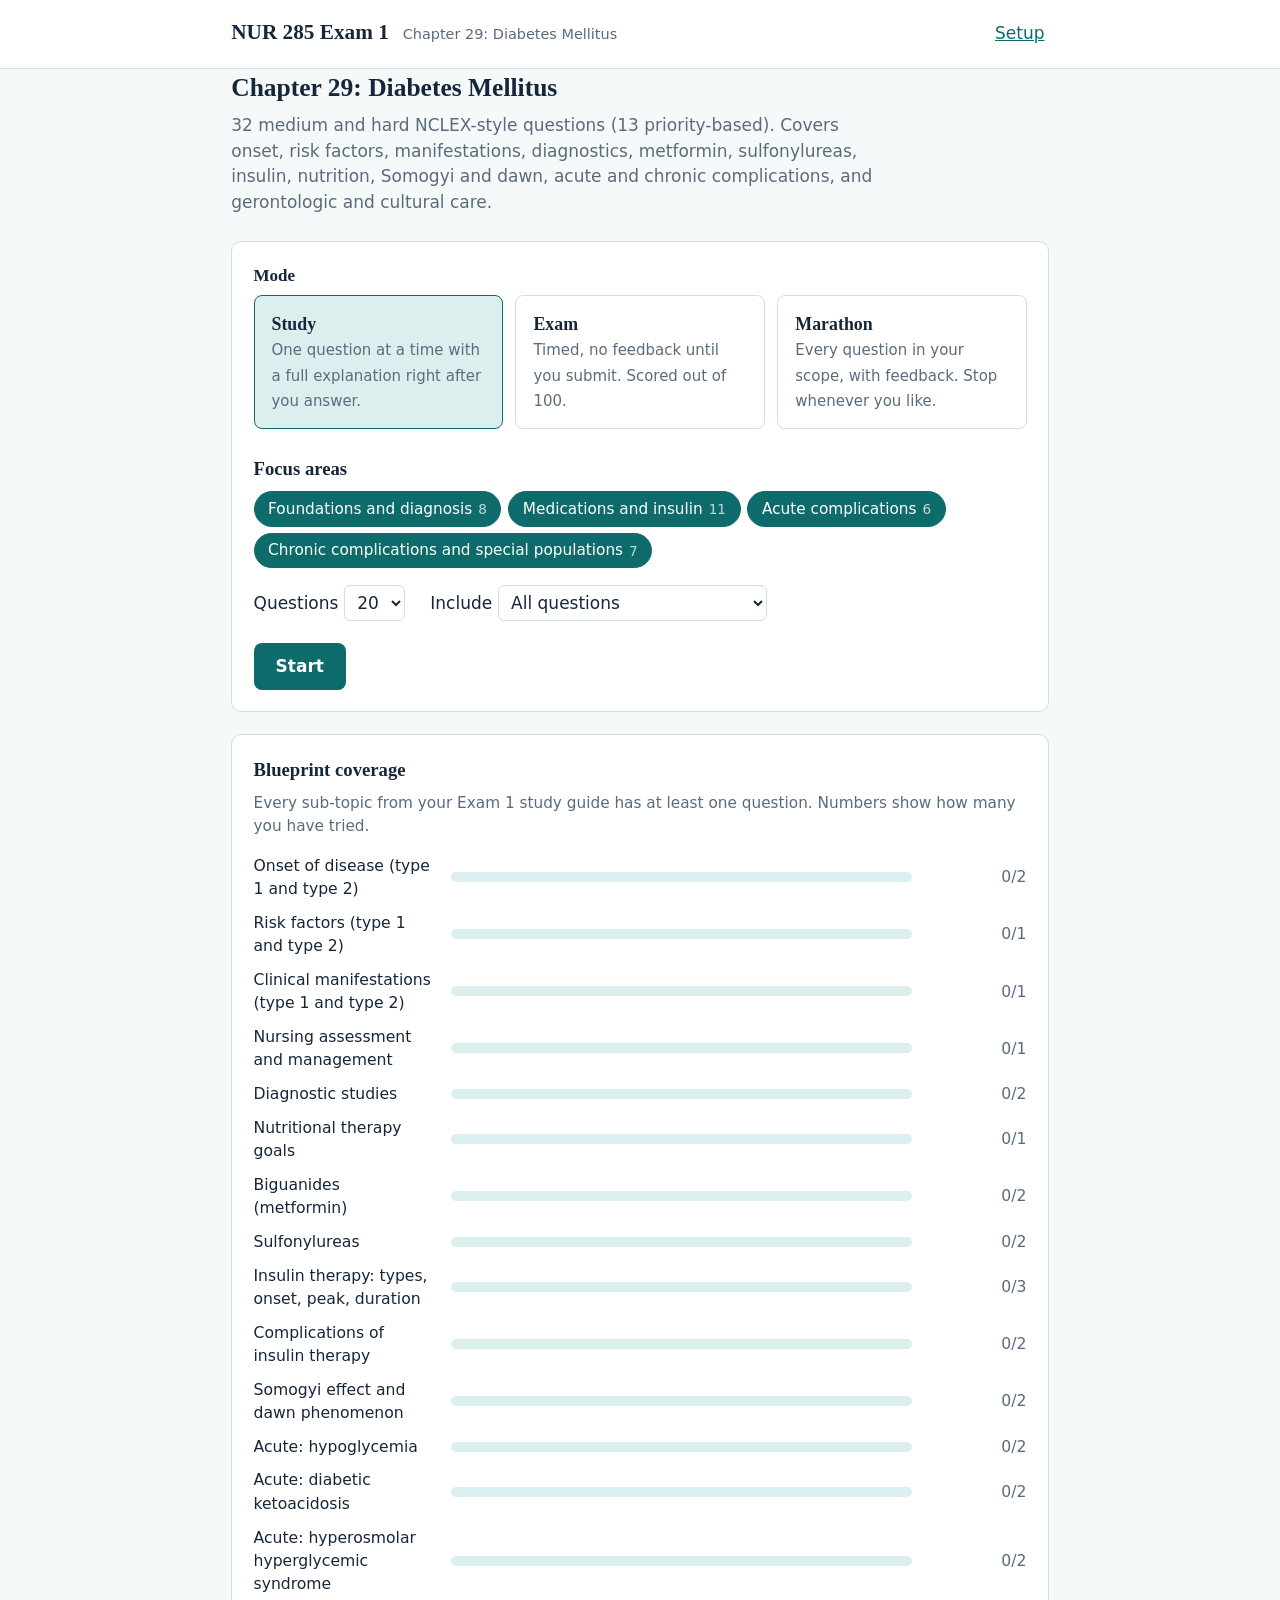
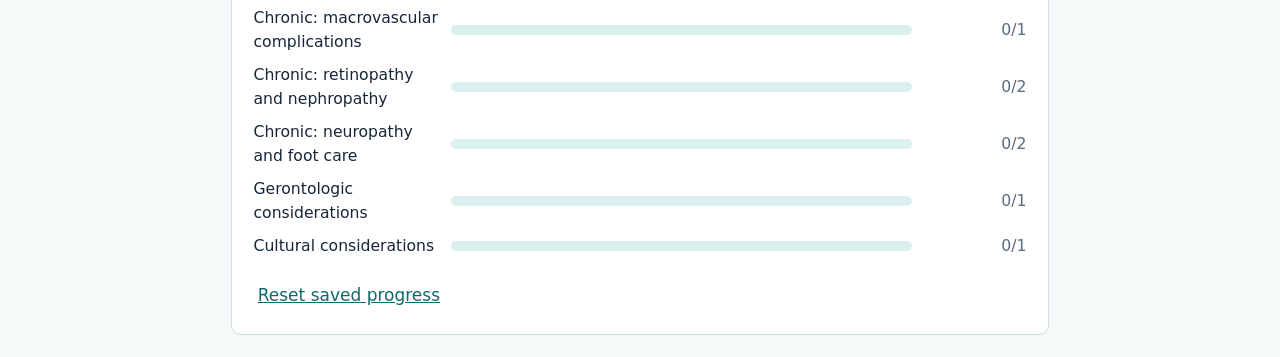
<file: NUR285-Ch29-Diabetes-NCLEX-Quiz.html>
<!DOCTYPE html>
<html lang="en">
<head>
<meta charset="utf-8">
<meta name="viewport" content="width=device-width, initial-scale=1">
<title>NUR 285 Exam 1: Chapter 29: Diabetes Mellitus</title>
<style>
:root {
  --ink: #16263a;
  --muted: #5a6b7d;
  --paper: #f5f9f9;
  --card: #ffffff;
  --line: #cfe0e0;
  --teal: #0e6b6b;
  --teal-deep: #0a4f4f;
  --teal-soft: #dcefef;
  --right: #2b7a4b;
  --right-soft: #e1f2e8;
  --wrong: #b3412a;
  --wrong-soft: #f8e4de;
  --amber: #b7791f;
  --focus: #1d4ed8;
  --serif: Charter, "Bitstream Charter", "Sitka Text", Cambria, Georgia, serif;
  --sans: system-ui, -apple-system, "Segoe UI", Roboto, "Helvetica Neue", Arial, sans-serif;
}

@media (prefers-color-scheme: dark) {
  :root {
    --ink: #e6eef3;
    --muted: #9db0bf;
    --paper: #0f1a24;
    --card: #162433;
    --line: #28404f;
    --teal: #4fc3c3;
    --teal-deep: #7bd9d9;
    --teal-soft: #17353d;
    --right: #66c48a;
    --right-soft: #17332560;
    --wrong: #f08c75;
    --wrong-soft: #3b2420;
    --amber: #e5b25d;
    --focus: #8fb4ff;
  }
}

* { box-sizing: border-box; }
html { font-size: 17px; }
body {
  margin: 0;
  background: var(--paper);
  color: var(--ink);
  font-family: var(--sans);
  line-height: 1.5;
}

:focus-visible { outline: 3px solid var(--focus); outline-offset: 2px; }
button { font: inherit; color: inherit; }

.wrap { max-width: 860px; margin: 0 auto; padding: 0 1.25rem; }

/* ----- header ----- */
.top { border-bottom: 1px solid var(--line); background: var(--card); }
.top .wrap { display: flex; align-items: baseline; justify-content: space-between; gap: 1rem; padding-top: 1rem; padding-bottom: 1rem; }
.brand { font-family: var(--serif); font-size: 1.25rem; font-weight: 700; margin: 0; }
.brand small { font-family: var(--sans); font-weight: 400; color: var(--muted); font-size: 0.85rem; margin-left: 0.5rem; }
.linkbtn { background: none; border: 0; color: var(--teal); text-decoration: underline; cursor: pointer; padding: 0.25rem; }

main { padding: 1.75rem 0 4rem; }
h2 { font-family: var(--serif); font-size: 1.5rem; margin: 0 0 0.35rem; }
h3 { font-family: var(--serif); font-size: 1.1rem; margin: 1.5rem 0 0.5rem; }
.lede { color: var(--muted); margin: 0 0 1.5rem; max-width: 60ch; }

/* ----- panels ----- */
.panel { background: var(--card); border: 1px solid var(--line); border-radius: 10px; padding: 1.25rem; margin-bottom: 1.25rem; }
.panel > h3:first-child { margin-top: 0; }

.modes { display: grid; grid-template-columns: repeat(3, 1fr); gap: 0.75rem; }
.mode { position: relative; display: block; border: 1.5px solid var(--line); border-radius: 8px; padding: 0.85rem 1rem; cursor: pointer; background: var(--card); }
.mode input { position: absolute; opacity: 0; inset: 0; cursor: pointer; }
.mode strong { display: block; font-family: var(--serif); font-size: 1.05rem; }
.mode span { color: var(--muted); font-size: 0.88rem; }
.mode:has(input:checked) { border-color: var(--teal); background: var(--teal-soft); }
.mode:has(input:focus-visible) { outline: 3px solid var(--focus); outline-offset: 2px; }

fieldset { border: 0; padding: 0; margin: 0; }
legend { font-family: var(--serif); font-weight: 700; margin-bottom: 0.4rem; padding: 0; }
.chapter { margin: 0 0 0.9rem; }
.chapter-head { display: flex; align-items: center; gap: 0.5rem; font-weight: 600; margin-bottom: 0.3rem; }
.topics { display: flex; flex-wrap: wrap; gap: 0.4rem; }
.chip { position: relative; display: inline-flex; align-items: center; gap: 0.35rem; border: 1px solid var(--line); border-radius: 999px; padding: 0.3rem 0.8rem; font-size: 0.9rem; cursor: pointer; background: var(--card); }
.chip input { position: absolute; opacity: 0; inset: 0; cursor: pointer; }
.chip:has(input:checked) { background: var(--teal); color: #fff; border-color: var(--teal); }
@media (prefers-color-scheme: dark) { .chip:has(input:checked) { color: #0b1620; } }
.chip:has(input:focus-visible) { outline: 3px solid var(--focus); outline-offset: 2px; }
.chip em { font-style: normal; opacity: 0.75; font-size: 0.8rem; }

.row { display: flex; flex-wrap: wrap; gap: 1rem 1.5rem; align-items: center; margin-top: 1rem; }
select { font: inherit; padding: 0.35rem 0.5rem; border: 1px solid var(--line); border-radius: 6px; background: var(--card); color: var(--ink); }
.check { display: inline-flex; align-items: center; gap: 0.4rem; }

.btn { background: var(--teal); color: #fff; border: 0; border-radius: 8px; padding: 0.65rem 1.3rem; font-weight: 600; cursor: pointer; }
@media (prefers-color-scheme: dark) { .btn { color: #0b1620; } }
.btn:hover { background: var(--teal-deep); }
@media (prefers-color-scheme: dark) { .btn:hover { color: #0b1620; } }
.btn.ghost { background: transparent; color: var(--teal); border: 1.5px solid var(--teal); }
.btn.ghost:hover { background: var(--teal-soft); }
.btn[disabled] { opacity: 0.45; cursor: not-allowed; }
.actions { display: flex; flex-wrap: wrap; gap: 0.6rem; margin-top: 1.25rem; align-items: center; }
.spacer { flex: 1; }

/* ----- progress by topic ----- */
.bars { display: grid; gap: 0.6rem; }
.bar-row { display: grid; grid-template-columns: minmax(150px, 1.2fr) 3fr auto; gap: 0.75rem; align-items: center; font-size: 0.92rem; }
.bar { height: 10px; background: var(--teal-soft); border-radius: 999px; overflow: hidden; }
.bar i { display: block; height: 100%; background: var(--teal); }
.bar i.low { background: var(--wrong); }
.bar i.mid { background: var(--amber); }
.bar i.hi { background: var(--right); }
.num { color: var(--muted); font-variant-numeric: tabular-nums; min-width: 6.5em; text-align: right; }

/* ----- rhythm strip (progress) ----- */
.strip { display: flex; align-items: flex-end; gap: 0; margin: 0 0 1.25rem; overflow-x: auto; padding-bottom: 4px; }
.beat { flex: 0 0 auto; width: 28px; height: 30px; padding: 0; background: none; border: 0; cursor: pointer; }
.beat svg { display: block; width: 100%; height: 100%; }
.beat path { fill: none; stroke: var(--line); stroke-width: 2; stroke-linejoin: round; stroke-linecap: round; }
.beat.seen path { stroke: var(--teal); }
.beat.right path { stroke: var(--right); }
.beat.wrong path { stroke: var(--wrong); }
.beat.flagged path { stroke-dasharray: 3 2; }
.beat.current { background: var(--teal-soft); border-radius: 4px; }
.plainbar { height: 8px; background: var(--teal-soft); border-radius: 999px; overflow: hidden; margin: 0 0 1.25rem; }
.plainbar i { display: block; height: 100%; background: var(--teal); }

/* ----- question ----- */
.meta { display: flex; flex-wrap: wrap; gap: 0.5rem 1rem; align-items: center; color: var(--muted); font-size: 0.88rem; margin-bottom: 0.6rem; }
.tag { background: var(--teal-soft); color: var(--teal-deep); border-radius: 4px; padding: 0.1rem 0.5rem; }
.timer { margin-left: auto; font-variant-numeric: tabular-nums; font-weight: 600; color: var(--ink); }
.timer.low { color: var(--wrong); }
.stem { font-family: var(--serif); font-size: 1.2rem; line-height: 1.45; margin: 0 0 1rem; max-width: 62ch; }
.hint { color: var(--muted); font-size: 0.9rem; margin: -0.5rem 0 0.9rem; }
.bars + .hint { margin: 1rem 0 0; }

.opts { display: grid; gap: 0.5rem; margin: 0; padding: 0; list-style: none; }
.opt { position: relative; display: flex; gap: 0.75rem; align-items: flex-start; border: 1.5px solid var(--line); border-radius: 8px; padding: 0.7rem 0.9rem; background: var(--card); cursor: pointer; }
.opt input { margin-top: 0.3rem; accent-color: var(--teal); }
.opt:has(input:checked) { border-color: var(--teal); background: var(--teal-soft); }
.opt:has(input:focus-visible) { outline: 3px solid var(--focus); outline-offset: 2px; }
.opt.right, .opt.right:has(input:checked) { border-color: var(--right); background: var(--right-soft); }
.opt.wrong, .opt.wrong:has(input:checked) { border-color: var(--wrong); background: var(--wrong-soft); }
.opt.missed { border-style: dashed; border-color: var(--right); }
.locked .opt { cursor: default; }
.mark { margin-left: auto; font-size: 0.82rem; font-weight: 600; white-space: nowrap; }
.right .mark { color: var(--right); }
.wrong .mark { color: var(--wrong); }
.missed .mark { color: var(--right); }

.fill { width: 100%; max-width: 24rem; font: inherit; padding: 0.6rem 0.75rem; border: 1.5px solid var(--line); border-radius: 8px; background: var(--card); color: var(--ink); }
.fill.right { border-color: var(--right); background: var(--right-soft); }
.fill.wrong { border-color: var(--wrong); background: var(--wrong-soft); }

.seq { display: grid; gap: 0.5rem; margin: 0; padding: 0; list-style: none; }
.seq li { display: flex; align-items: center; gap: 0.6rem; border: 1.5px solid var(--line); border-radius: 8px; padding: 0.55rem 0.75rem; background: var(--card); }
.seq .pos { font-weight: 700; color: var(--teal); min-width: 1.4em; }
.seq .txt { flex: 1; }
.seq button { border: 1px solid var(--line); background: var(--card); border-radius: 6px; width: 2rem; height: 2rem; cursor: pointer; }
.seq button[disabled] { opacity: 0.35; cursor: not-allowed; }
.seq li.right { border-color: var(--right); background: var(--right-soft); }
.seq li.wrong { border-color: var(--wrong); background: var(--wrong-soft); }

.feedback { margin-top: 1.1rem; border-left: 4px solid var(--teal); background: var(--teal-soft); padding: 0.8rem 1rem; border-radius: 0 8px 8px 0; }
.feedback.right { border-color: var(--right); background: var(--right-soft); }
.feedback.wrong { border-color: var(--wrong); background: var(--wrong-soft); }
.feedback strong { display: block; margin-bottom: 0.25rem; }
.feedback p { margin: 0.25rem 0 0; }
.feedback .ref { color: var(--muted); font-size: 0.88rem; }

/* ----- results ----- */
.score { display: flex; flex-wrap: wrap; align-items: baseline; gap: 0.5rem 1.25rem; margin-bottom: 0.5rem; }
.score .big { font-family: var(--serif); font-size: 2.6rem; font-weight: 700; line-height: 1; }
.review { display: grid; gap: 0.75rem; margin-top: 1rem; }
.review details { border: 1px solid var(--line); border-radius: 8px; background: var(--card); }
.review summary { cursor: pointer; padding: 0.7rem 0.9rem; display: flex; gap: 0.6rem; align-items: baseline; }
.review summary .ok { color: var(--right); font-weight: 700; }
.review summary .no { color: var(--wrong); font-weight: 700; }
.review .body { padding: 0 0.9rem 0.9rem; }
.review .body p { margin: 0.35rem 0; }
.empty { color: var(--muted); }

@media (max-width: 640px) {
  html { font-size: 16px; }
  .modes { grid-template-columns: 1fr; }
  .bar-row { grid-template-columns: 1fr; gap: 0.2rem; }
  .num { text-align: left; }
  .stem { font-size: 1.12rem; }
}

@media (prefers-reduced-motion: no-preference) {
  .bar i, .plainbar i { transition: width 0.4s ease; }
}

:root { --amber-soft: #f6e7c8; }
@media (prefers-color-scheme: dark) { :root { --amber-soft: #3a3020; } }

.badge { border-radius: 4px; padding: 0.1rem 0.5rem; font-size: 0.82rem; font-weight: 600; }
.badge.med { background: var(--teal-soft); color: var(--teal-deep); }
.badge.hard { background: var(--wrong-soft); color: var(--wrong); }
.badge.pri { background: var(--amber-soft); color: var(--amber); border: 1px solid var(--amber); }
.cov-note { margin: 0 0 0.9rem; }

.feedback h4 { font-family: var(--serif); font-size: 1rem; margin: 0.9rem 0 0.2rem; }
.feedback p { margin: 0.3rem 0; max-width: 68ch; }
.feedback .tip { margin-top: 0.8rem; padding: 0.5rem 0.75rem; background: var(--card); border-radius: 6px; border: 1px dashed var(--line); }
.review .feedback { margin-top: 0.5rem; }

.vis { margin: 0.9rem 0; padding: 0.75rem; background: var(--card); border: 1px solid var(--line); border-radius: 8px; overflow-x: auto; }
.vis svg { display: block; width: 100%; max-width: 680px; height: auto; margin: 0 auto; }
.vis .t { fill: var(--ink); font: 13px var(--sans); }
.vis .tb { fill: var(--ink); font: 700 13px var(--sans); }
.vis .tm { fill: var(--muted); font: 12px var(--sans); }
.vis .tr { fill: var(--wrong); font: 700 13px var(--sans); }
.vis .tg { fill: var(--right); font: 700 13px var(--sans); }
.vis .ln { stroke: var(--ink); fill: none; stroke-width: 2; stroke-linecap: round; stroke-linejoin: round; }
.vis .ln-teal { stroke: var(--teal); fill: none; stroke-width: 2.5; stroke-linecap: round; stroke-linejoin: round; }
.vis .ln-red { stroke: var(--wrong); fill: none; stroke-width: 2.5; stroke-linecap: round; stroke-linejoin: round; }
.vis .ln-green { stroke: var(--right); fill: none; stroke-width: 2.5; stroke-linecap: round; stroke-linejoin: round; }
.vis .dash { stroke: var(--muted); fill: none; stroke-width: 1.5; stroke-dasharray: 5 4; }
.vis .arrow { stroke: var(--muted); stroke-width: 2; fill: none; marker-end: url(#ah); }
.vis .mk { fill: var(--muted); }
.vis .fteal { fill: var(--teal-soft); stroke: var(--teal); stroke-width: 1.5; }
.vis .fgreen { fill: var(--right-soft); stroke: var(--right); stroke-width: 1.5; }
.vis .fred { fill: var(--wrong-soft); stroke: var(--wrong); stroke-width: 1.5; }
.vis .famber { fill: var(--amber-soft); stroke: var(--amber); stroke-width: 1.5; }
.vis .fplain { fill: var(--card); stroke: var(--line); stroke-width: 1.5; }
.vis .fpeak { fill: var(--teal); stroke: var(--teal); }
.vis .flight { fill: var(--teal-soft); stroke: var(--teal); stroke-width: 1; }
.vis .fink { fill: var(--ink); }

.vtable { border-collapse: collapse; width: 100%; font-size: 0.88rem; }
.vtable th, .vtable td { border: 1px solid var(--line); padding: 0.4rem 0.6rem; text-align: left; vertical-align: top; }
.vtable thead th { background: var(--teal-soft); }
.vtable tbody th { background: var(--paper); white-space: nowrap; }
.swatch { display: inline-block; width: 1rem; height: 1rem; border-radius: 50%; vertical-align: -2px; margin-right: 0.4rem; border: 1px solid rgba(0, 0, 0, 0.25); }

</style>
</head>
<body>
<header class="top"><div class="wrap">
<h1 class="brand">NUR 285 Exam 1 <small>Chapter 29: Diabetes Mellitus</small></h1>
<button type="button" class="linkbtn" id="homeLink">Setup</button>
</div></header>
<main class="wrap" id="app" tabindex="-1"><noscript>This quiz needs JavaScript turned on.</noscript></main>
<script>
/* Visual helpers shared by the four quiz files */
window.VH = (function () {
  var DEFS = '<defs><marker id="ah" viewBox="0 0 10 10" refX="9" refY="5" markerWidth="7" markerHeight="7" orient="auto"><path d="M0 0L10 5L0 10z" class="mk"/></marker></defs>';
  function svg(w, h, alt, body) {
    return '<svg viewBox="0 0 ' + w + " " + h + '" role="img" aria-label="' + alt + '">' + DEFS + body + "</svg>";
  }
  function T(x, y, s, cls, anchor) {
    return '<text x="' + x + '" y="' + y + '" class="' + (cls || "t") + '" text-anchor="' + (anchor || "middle") + '">' + s + "</text>";
  }
  function R(x, y, w, h, cls, extra) {
    return '<rect x="' + x + '" y="' + y + '" width="' + w + '" height="' + h + '" rx="8" class="' + cls + '" ' + (extra || "") + "/>";
  }
  function A(x1, y1, x2, y2, cls) {
    return '<line x1="' + x1 + '" y1="' + y1 + '" x2="' + x2 + '" y2="' + y2 + '" class="' + (cls || "arrow") + '"/>';
  }
  function P(d, cls, extra) {
    return '<path d="' + d + '" class="' + (cls || "ln") + '" ' + (extra || "") + "/>";
  }
  function C(cx, cy, r, cls) {
    return '<circle cx="' + cx + '" cy="' + cy + '" r="' + r + '" class="' + cls + '"/>';
  }
  function E(cx, cy, rx, ry, cls) {
    return '<ellipse cx="' + cx + '" cy="' + cy + '" rx="' + rx + '" ry="' + ry + '" class="' + cls + '"/>';
  }
  function table(head, rows) {
    var h = '<table class="vtable"><thead><tr>';
    head.forEach(function (c) { h += "<th>" + c + "</th>"; });
    h += "</tr></thead><tbody>";
    rows.forEach(function (r) {
      h += "<tr>";
      r.forEach(function (c, i) { h += (i === 0 ? "<th scope=\"row\">" : "<td>") + c + (i === 0 ? "</th>" : "</td>"); });
      h += "</tr>";
    });
    return h + "</tbody></table>";
  }
  return { svg: svg, T: T, R: R, A: A, P: P, C: C, E: E, table: table };
})();

</script>
<script>
(function () {
  "use strict";
  var V = window.VH;

  window.CFG = {
    key: "ch29",
    title: "Chapter 29: Diabetes Mellitus",
    blurb: "Covers onset, risk factors, manifestations, diagnostics, metformin, sulfonylureas, insulin, nutrition, Somogyi and dawn, acute and chronic complications, and gerontologic and cultural care.",
    groups: [
      { id: "found", label: "Foundations and diagnosis" },
      { id: "meds", label: "Medications and insulin" },
      { id: "acute", label: "Acute complications" },
      { id: "chronic", label: "Chronic complications and special populations" }
    ],
    subs: [
      { id: "onset", label: "Onset of disease (type 1 and type 2)", group: "found" },
      { id: "risk", label: "Risk factors (type 1 and type 2)", group: "found" },
      { id: "manif", label: "Clinical manifestations (type 1 and type 2)", group: "found" },
      { id: "assess", label: "Nursing assessment and management", group: "found" },
      { id: "dx", label: "Diagnostic studies", group: "found" },
      { id: "nutrition", label: "Nutritional therapy goals", group: "found" },
      { id: "metformin", label: "Biguanides (metformin)", group: "meds" },
      { id: "sulfonyl", label: "Sulfonylureas", group: "meds" },
      { id: "insulin", label: "Insulin therapy: types, onset, peak, duration", group: "meds" },
      { id: "inscomp", label: "Complications of insulin therapy", group: "meds" },
      { id: "somdawn", label: "Somogyi effect and dawn phenomenon", group: "meds" },
      { id: "hypogly", label: "Acute: hypoglycemia", group: "acute" },
      { id: "dka", label: "Acute: diabetic ketoacidosis", group: "acute" },
      { id: "hhns", label: "Acute: hyperosmolar hyperglycemic syndrome", group: "acute" },
      { id: "macro", label: "Chronic: macrovascular complications", group: "chronic" },
      { id: "micro", label: "Chronic: retinopathy and nephropathy", group: "chronic" },
      { id: "neuro", label: "Chronic: neuropathy and foot care", group: "chronic" },
      { id: "gero", label: "Gerontologic considerations", group: "chronic" },
      { id: "cultural", label: "Cultural considerations", group: "chronic" }
    ],
    visuals: {
      insulin: function () {
        var x0 = 140, pxh = 20, b = "";
        for (var h = 0; h <= 24; h += 4) {
          b += V.A(x0 + h * pxh, 38, x0 + h * pxh, 232, "dash") + V.T(x0 + h * pxh, 30, h + " h", "tm");
        }
        var rows = [
          ["Rapid-acting", "lispro, aspart", 0.25, 0.5, 3, 4, 52],
          ["Short (regular)", "only IV insulin", 0.5, 2, 4, 7, 100],
          ["Intermediate", "NPH (cloudy)", 1.5, 4, 12, 18, 148],
          ["Long-acting", "glargine, detemir", 1.5, null, null, 24, 196]
        ];
        rows.forEach(function (r) {
          var y = r[6];
          b += V.T(8, y + 14, r[0], "tb", "start") + V.T(8, y + 30, r[1], "tm", "start");
          b += '<rect x="' + (x0 + r[2] * pxh) + '" y="' + y + '" width="' + ((r[5] - r[2]) * pxh) + '" height="24" rx="5" class="flight"/>';
          if (r[3] !== null) b += '<rect x="' + (x0 + r[3] * pxh) + '" y="' + y + '" width="' + ((r[4] - r[3]) * pxh) + '" height="24" rx="5" class="fpeak"/>';
        });
        b += V.T(8, 256, "Light bar: onset to end of action. Dark bar: peak (highest hypoglycemia risk).", "tm", "start");
        b += V.T(8, 274, "Long-acting has no true peak. Typical values; confirm with your textbook table.", "tm", "start");
        return V.svg(660, 284, "Timeline of insulin onset, peak, and duration over 24 hours", b);
      },
      somogyi: function () {
        var x0 = 70, px = 52, b = "";
        function y(g) { return 215 - (g - 40) * 0.62; }
        var labels = ["10 PM", "12 AM", "2 AM", "4 AM", "6 AM", "8 AM"];
        labels.forEach(function (l, i) { b += V.T(x0 + i * 2 * px, 256, l, "tm"); });
        b += V.A(x0, y(70), x0 + 10 * px, y(70), "dash") + V.T(x0 + 10 * px + 6, y(70) + 4, "70", "tr", "start");
        b += V.A(x0 + 5 * px, 52, x0 + 5 * px, 226, "dash") + V.T(x0 + 5 * px, 46, "3 AM check", "tb");
        var som = [160, 150, 130, 95, 62, 48, 120, 190, 240, 260, 265];
        var dawn = [110, 106, 102, 100, 100, 102, 140, 190, 230, 255, 265];
        function pts(a) { return a.map(function (g, i) { return (x0 + i * px) + "," + y(g); }).join(" "); }
        b += '<polyline points="' + pts(som) + '" class="ln-red"/><polyline points="' + pts(dawn) + '" class="ln-teal"/>';
        b += V.A(x0, 14, x0 + 28, 14, "ln-red") + V.T(x0 + 34, 18, "Somogyi: low at 3 AM", "t", "start");
        b += V.A(x0 + 230, 14, x0 + 258, 14, "ln-teal") + V.T(x0 + 264, 18, "Dawn: normal at 3 AM", "t", "start");
        b += V.T(330, 280, "Both end with a HIGH morning glucose. The 3 AM value tells them apart.", "tm");
        return V.svg(660, 290, "Overnight glucose curves for Somogyi effect and dawn phenomenon", b);
      },
      rule15: function () {
        var b = "";
        var steps = [["Glucose below 70", "client is alert", "fred"], ["Give 15 g fast", "carbohydrate", "famber"], ["Wait", "15 minutes", "fplain"], ["Recheck", "glucose", "fteal"]];
        steps.forEach(function (s, i) {
          var X = 10 + i * 165;
          b += V.R(X, 20, 140, 56, s[2]) + V.T(X + 70, 44, s[0], "tb") + V.T(X + 70, 62, s[1], "t");
          if (i < 3) b += V.A(X + 140, 48, X + 165, 48);
        });
        b += V.R(335, 120, 150, 56, "fred") + V.T(410, 144, "Still below 70:", "tb") + V.T(410, 162, "repeat 15 g", "t");
        b += V.R(500, 120, 150, 56, "fgreen") + V.T(575, 144, "70 or higher:", "tb") + V.T(575, 162, "give snack or meal", "t");
        b += V.A(560, 76, 575, 118) + V.A(520, 76, 410, 118);
        b += V.T(10, 150, "Unresponsive or cannot swallow?", "tr", "start") + V.T(10, 170, "Glucagon IM/SC or IV dextrose,", "t", "start") + V.T(10, 188, "never food by mouth.", "t", "start");
        return V.svg(660, 204, "Rule of 15 steps for treating hypoglycemia", b);
      },
      dkahhns: function () {
        return V.table(["", "DKA", "HHNS"], [
          ["Typical client", "Type 1, often new onset", "Type 2, older adult, often with infection"],
          ["Glucose", "250 or higher", "Above 600"],
          ["pH / bicarbonate", "pH below 7.30, HCO\u2083 below 18", "Normal"],
          ["Ketones", "Present (fruity breath, Kussmaul)", "Absent"],
          ["Main problem", "Insulin deficiency, acidosis, dehydration", "Severe dehydration and high osmolality"],
          ["First treatment", "IV 0.9% NaCl, then insulin infusion, replace K\u207A", "IV fluids first, then insulin, replace K\u207A"]
        ]);
      }
    }
  };

  var Q = [];
  function hash(s) { var h = 5381; for (var i = 0; i < s.length; i++) h = ((h << 5) + h + s.charCodeAt(i)) | 0; return "q" + (h >>> 0).toString(36); }
  function q(sub, diff, pri, type, stem, opts, a, r, w, tip, vis) {
    Q.push({ id: hash(sub + stem), sub: sub, diff: diff === "H" ? "hard" : "medium", pri: !!pri, type: type, q: stem, opts: opts, a: a, r: r, w: w, tip: tip, vis: vis });
  }

  /* ===== ONSET ===== */
  q("onset", "M", 0, "mc",
    "A 16-year-old is admitted with three weeks of polyuria and weight loss, vomiting, a glucose of 520 mg/dL, and positive ketones. Which statement best explains why symptoms appeared so suddenly?",
    ["The immune system gradually destroyed the beta cells until too little insulin was left to control glucose",
     "The pancreas suddenly stopped producing glucagon",
     "Insulin resistance developed over several years",
     "A viral infection permanently damaged the liver"], 0,
    "In **type 1 diabetes**, the immune system slowly attacks the insulin-making beta cells, sometimes over months or years, with no symptoms. Once so few beta cells remain that the body cannot make enough insulin, glucose climbs quickly and the body burns fat for fuel, creating ketones. That is why type 1 often **appears suddenly and is often first found in DKA**.",
    "Insulin resistance describes type 2 diabetes. Glucagon and the liver are not the primary problem in type 1.",
    "Type 1: slow silent destruction, then a sudden crash.");
  q("onset", "M", 0, "mc",
    "A 52-year-old with a BMI of 33 has a fasting plasma glucose of 138 mg/dL on routine screening and no symptoms. Which statement explains the lack of symptoms?",
    ["Type 2 diabetes develops gradually, and hyperglycemia may be present for years before it is noticed",
     "The client has type 1 diabetes in the honeymoon phase",
     "The pancreas still makes unlimited insulin",
     "The glucose is not high enough to be abnormal"], 0,
    "In **type 2 diabetes**, the body makes insulin but cells respond poorly (insulin resistance), and the pancreas cannot keep up. Glucose rises slowly, so symptoms are mild or missing. Many people are diagnosed only through routine blood work, or when a **complication** appears first.",
    "A fasting glucose of 138 is above the diagnostic cut-off of 126, so it is abnormal. The honeymoon phase is a temporary period of reduced insulin need after type 1 diagnosis.",
    "Type 2 is slow and quiet; complications may be the first clue.");

  /* ===== RISK ===== */
  q("risk", "H", 0, "sata",
    "A nurse is screening clients at a health fair. Which findings are risk factors for type 2 diabetes? Select all that apply.",
    ["BMI of 31", "Age 56", "Mother with type 2 diabetes", "Sedentary job with no regular exercise", "Autoimmune destruction of beta cells", "Metabolic syndrome"], [0, 1, 2, 3, 5],
    "Type 2 diabetes is linked to **excess weight, older age (45 or older), family history, inactivity, and metabolic syndrome** (high blood pressure, abdominal obesity, abnormal lipids), all of which increase insulin resistance. Also at risk: certain racial and ethnic groups and people who had gestational diabetes.",
    "Autoimmune destruction of beta cells is the cause of **type 1** diabetes, which is driven by genetics and an immune trigger (possibly a virus), not lifestyle.",
    "Type 1 = immune system. Type 2 = weight, age, family, inactivity.");

  /* ===== MANIFESTATIONS ===== */
  q("manif", "M", 0, "mc",
    "Which client presentation is most consistent with type 2 diabetes mellitus?",
    ["A 58-year-old with a BMI of 33, recurrent yeast infections, blurred vision, fatigue, and a slow-healing foot sore",
     "A 12-year-old with rapid weight loss, vomiting, and fruity breath",
     "A 25-year-old with sudden abdominal pain and Kussmaul respirations",
     "A 9-year-old with new bed-wetting, extreme thirst, and weight loss over two weeks"], 0,
    "Type 2 symptoms are **gradual and subtle**: fatigue, blurred vision, frequent infections (especially yeast and skin), and slow healing. High glucose damages blood vessels and nerves slowly, so a foot sore or vision change may be the first clue. The classic three Ps (polyuria, polydipsia, polyphagia) may be mild.",
    "The other clients describe the fast, dramatic start typical of type 1: rapid weight loss, vomiting, ketones, and acidosis.",
    "Type 1 shouts. Type 2 whispers.");

  /* ===== ASSESS ===== */
  q("assess", "H", 1, "mc",
    "A client is newly diagnosed with type 2 diabetes. Which action should the nurse take first before beginning self-management teaching?",
    ["Assess the client's current knowledge, literacy, vision, dexterity, and readiness to learn",
     "Give the client a booklet on carbohydrate counting",
     "Demonstrate insulin injection technique",
     "Schedule a follow-up visit in three months"], 0,
    "Teaching is only useful if it fits the person. **Assessment comes first** in the nursing process: what the client already knows, reading ability, culture, vision (to read a meter), hand function (to use a lancet or syringe), and willingness to learn. Education should support and reinforce self-management and be built around those findings.",
    "A booklet or demonstration before assessing may not match the client's needs, and the client may not even need insulin. Delaying follow-up for months does not begin education.",
    "Assess first, then plan, then teach.");

  /* ===== DX ===== */
  q("dx", "M", 0, "sata",
    "Which laboratory results meet the diagnostic criteria for diabetes mellitus? Select all that apply.",
    ["Fasting plasma glucose 142 mg/dL", "Random plasma glucose 236 mg/dL with polyuria and polydipsia", "Two-hour oral glucose tolerance test result of 214 mg/dL", "Fasting plasma glucose 98 mg/dL", "A1C of 5.9%"], [0, 1, 2],
    "From your lecture, the diagnostic values are: **fasting plasma glucose above 126**, **random plasma glucose above 200 with symptoms**, **two-hour OGTT of 200 or higher**, and **A1C of 7% or higher** (your slide value). The three results listed meet these criteria.",
    "A fasting glucose of 98 and an A1C of 5.9% are below the diagnostic cut-offs.",
    "126 fasting, 200 random, 200 OGTT.");
  q("dx", "H", 0, "mc",
    "A client's home glucose log shows morning readings of 110 to 130 mg/dL, but the A1C is 9%. Which explanation is most accurate?",
    ["The A1C reflects average glucose over 2 to 3 months, including after-meal and unchecked highs missed by morning readings",
     "The A1C measures only the glucose from the last 24 hours",
     "The home meter must be broken",
     "The A1C result is not useful for treatment decisions"], 0,
    "The A1C measures how much glucose has stuck to red blood cells, which survive about **2 to 3 months**, so it shows the **average control over time**. Fasting readings may look fine while glucose spikes after meals or at other times of the day. The nurse should explore the pattern and encourage checking at different times.",
    "A1C is not a 24-hour test, a faulty meter is not the most likely cause, and A1C is a key tool for managing diabetes.",
    "Fasting numbers are snapshots. A1C is the movie.");

  /* ===== NUTRITION ===== */
  q("nutrition", "M", 0, "sata",
    "Which are goals of nutritional therapy for a client with diabetes? Select all that apply.",
    ["Maintain blood glucose in a healthy range", "Achieve normal lipid levels and blood pressure", "Prevent or slow the development of complications", "Meet the individual's needs while keeping the pleasure of eating", "Eliminate all carbohydrates from the diet"], [0, 1, 2, 3],
    "Nutrition is the **cornerstone** of diabetes care. The goals are good glucose control, **healthy lipids and blood pressure**, preventing complications, and an **individual plan that still allows the enjoyment of food** so the client sticks with it. Carbohydrates have the greatest effect on glucose, but the goal is balance, not elimination.",
    "Cutting out all carbohydrates is not a goal and is unrealistic and unsafe, especially with insulin or sulfonylureas, because it raises hypoglycemia risk.",
    "Healthy glucose, lipids, and BP, tailored to the person.");

  /* ===== METFORMIN ===== */
  q("metformin", "H", 1, "mc",
    "A client who takes metformin is scheduled for a CT scan with IV contrast tomorrow. Which action by the nurse is the priority?",
    ["Notify the provider and ensure metformin is held for at least 48 hours around the contrast",
     "Give the metformin as scheduled",
     "Double the metformin dose today",
     "Encourage the client to limit fluids before the scan"], 0,
    "Contrast dye can stress the kidneys, and **metformin is cleared by the kidneys**. If the kidneys are injured, metformin can build up, which can cause a dangerous acid buildup in the blood (lactic acidosis). Metformin is **held at least 48 hours around contrast** and restarted only when kidney function is confirmed. Metformin is also avoided in kidney impairment.",
    "Continuing or increasing metformin raises the risk of harm, and restricting fluids makes the kidneys more vulnerable to contrast injury.",
    "Contrast + metformin = hold 48 hours.");
  q("metformin", "M", 0, "mc",
    "Which statement by a client taking metformin shows that teaching was effective?",
    ["\"It lowers my blood sugar by reducing how much sugar my liver makes.\"",
     "\"It makes my pancreas release more insulin.\"",
     "\"It makes my body burn fat instead of sugar.\"",
     "\"It replaces insulin in my body.\""], 0,
    "Metformin is a **biguanide**. It mainly **reduces the amount of glucose the liver releases** and helps the body respond better to its own insulin. It does not force the pancreas to release extra insulin, so by itself it rarely causes low blood sugar and may even help with weight loss.",
    "Stimulating the pancreas to release more insulin describes sulfonylureas, not metformin. Metformin does not replace insulin.",
    "Metformin = the liver makes less sugar.");

  /* ===== SULFONYLUREA ===== */
  q("sulfonyl", "H", 1, "mc",
    "A client who takes glipizide skipped lunch and now is diaphoretic and trembling, alert, with a glucose of 54 mg/dL. What should the nurse do first?",
    ["Give 15 g of fast-acting carbohydrate such as 4 oz of juice and recheck in 15 minutes",
     "Give the next scheduled dose of glipizide",
     "Encourage the client to lie down and rest",
     "Wait for the client to eat dinner"], 0,
    "**Sulfonylureas stimulate the pancreas to release insulin whether or not the person eats**, so hypoglycemia is their most common side effect, especially when a meal is skipped. The client is alert and able to swallow, so follow the **Rule of 15**: 15 g of fast-acting carbohydrate, then recheck in 15 minutes.",
    "More glipizide would lower the glucose further. Rest and waiting for dinner delay treatment and risk worsening hypoglycemia.",
    "Sulfonylurea + skipped meal = low sugar.", "rule15");
  q("sulfonyl", "M", 0, "sata",
    "Which instructions should the nurse include when teaching a client who takes glimepiride? Select all that apply.",
    ["Take the medication with a meal", "Carry a source of fast-acting carbohydrate", "Do not skip meals", "Limit or avoid alcohol", "Stop the medication when your glucose normalizes"], [0, 1, 2, 3],
    "Because sulfonylureas keep forcing insulin release, the client must **eat regularly**, take the medication with meals, **always carry fast sugar**, and be careful with **alcohol**, which can drop glucose further. The glucose is normal because of the medication, so stopping it without guidance would make the glucose rise again.",
    "Stopping the medication when glucose looks normal confuses the effect of treatment with a cure.",
    "Sulfonylurea: eat on time and carry sugar.");

  /* ===== INSULIN ===== */
  q("insulin", "H", 0, "mc",
    "A client takes NPH insulin at 0700. During which time frame is the client at highest risk for hypoglycemia?",
    ["About 1100 to 1900", "0715 to 0800", "2100 to 0600 the next morning only", "Only immediately after the injection"], 0,
    "NPH is an **intermediate-acting** insulin. It begins working in about 1 to 2 hours and **peaks about 4 to 12 hours** after the injection, so the risk is highest from late morning into the evening. The chart shows each insulin's onset, peak, and duration.",
    "The first 15 to 60 minutes is too early for NPH to peak, and its action lasts up to 14 to 24 hours, not just overnight.",
    "NPH peaks 4 to 12 hours after the dose.", "insulin");
  q("insulin", "H", 0, "mc",
    "The prescriber orders regular insulin 8 units and NPH insulin 20 units in one syringe. Which sequence is correct?",
    ["Inject air into the NPH vial, inject air into the regular vial, withdraw the regular insulin, then withdraw the NPH",
     "Withdraw the NPH first, then the regular insulin",
     "Inject air into the regular vial only and withdraw both insulins",
     "Roll both vials vigorously for one minute before drawing up"], 0,
    "Draw up **clear before cloudy**. Inject air into the cloudy (NPH) vial first without touching the insulin, then inject air into the clear (regular) vial and withdraw the **regular** first, then withdraw the **NPH**. This prevents cloudy NPH from contaminating the regular insulin vial, which would change how it works. Gently roll the NPH to mix it; shaking creates bubbles and inaccurate doses.",
    "Drawing the cloudy insulin first risks contaminating the regular vial. Vigorous mixing causes bubbles.",
    "Clear before cloudy.");
  q("insulin", "H", 1, "mc",
    "A client is prescribed rapid-acting insulin lispro with meals. The client's meal tray is delayed by one hour. What should the nurse do?",
    ["Hold the insulin until the meal tray is at the bedside",
     "Give the insulin now and the meal later",
     "Give the insulin now and a snack",
     "Skip the dose entirely"], 0,
    "**Rapid-acting insulin starts working in 10 to 30 minutes and peaks within 0.5 to 3 hours**, so food must be available to match it. Giving it without food can cause hypoglycemia. The nurse gives it when the meal is physically present (or about to be eaten).",
    "Giving the insulin first leaves the client exposed to low glucose. Skipping the dose causes high glucose after the meal.",
    "Rapid insulin and food go together.", "insulin");

  /* ===== INSULIN COMPLICATIONS ===== */
  q("inscomp", "H", 1, "mc",
    "A client who uses an insulin pump has a glucose of 365 mg/dL, nausea, and abdominal discomfort. Which action should the nurse take first?",
    ["Check the insertion site, tubing, and pump for a problem, and test for ketones",
     "Tell the client to wait and recheck the glucose in four hours",
     "Encourage the client to exercise to lower glucose",
     "Remove the pump and take no further action"], 0,
    "Pumps deliver **rapid-acting insulin only**, with no long-acting insulin in the body for backup. If the pump, tubing, or site fails, glucose can rise and **ketones can form within hours**, leading to DKA. The nurse checks for a blockage, kinks, or a dislodged cannula, checks **ketones**, and follows the plan for a correction dose and a backup injection.",
    "Waiting four hours allows ketoacidosis to develop. Exercise with high glucose and ketones can make it worse.",
    "Pump failure leads to DKA fast.");
  q("inscomp", "M", 0, "mc",
    "A client has hard, lumpy, thickened areas at the abdominal injection sites. Which teaching is most appropriate?",
    ["Rotate injection sites within the same body area and avoid the lumps",
     "Inject directly into the lumps for better absorption",
     "Switch to injecting only the same spot each time",
     "Stop insulin until the lumps go away"], 0,
    "Repeated injections in the same spot cause **lipodystrophy**, which is an area of fat tissue change. Insulin absorbs unpredictably from these areas, causing swings in glucose. **Rotating sites** (within the same body region for consistent absorption) prevents it.",
    "Injecting into lumps gives unreliable absorption, and stopping insulin would cause hyperglycemia.",
    "Rotate, rotate, rotate.");

  /* ===== SOMOGYI / DAWN ===== */
  q("somdawn", "H", 1, "mc",
    "A client has a fasting glucose of 238 mg/dL. The 3 AM glucose check is 54 mg/dL. The client takes NPH insulin at bedtime. What does the nurse anticipate?",
    ["The provider will reduce the bedtime insulin dose or add a bedtime snack because this suggests the Somogyi effect",
     "The provider will increase the bedtime insulin dose because this suggests the dawn phenomenon",
     "No change is needed because the morning glucose is high",
     "The provider will stop all insulin"], 0,
    "A low reading at 3 AM followed by a high morning reading is the **Somogyi effect**: the glucose crashed overnight, and the body released stress hormones that pushed it back up. Raising the dose would make the overnight low worse, so the fix is usually to **lower the evening insulin** or add a snack.",
    "The dawn phenomenon would show a normal 3 AM glucose, not a low one. Ignoring the pattern or stopping all insulin is unsafe.",
    "3 AM low = Somogyi: less insulin, not more.", "somogyi");
  q("somdawn", "M", 0, "mc",
    "A client has a fasting glucose of 190 mg/dL. The 3 AM glucose is 142 mg/dL. Which condition is most likely?",
    ["Dawn phenomenon caused by early-morning surges of growth hormone",
     "Somogyi effect caused by nighttime hypoglycemia",
     "Diabetic ketoacidosis",
     "Insulin allergy"], 0,
    "In the **dawn phenomenon**, glucose is normal or high at 3 AM and then rises toward morning because of **growth hormone and other hormones**. There was no overnight low, so the problem is not too much insulin. The evening insulin plan or timing is usually adjusted by the provider.",
    "The Somogyi effect requires a low reading overnight. Neither DKA nor allergy is suggested by these numbers.",
    "Somogyi = low first. Dawn = hormones at daybreak.", "somogyi");

  /* ===== HYPOGLYCEMIA ===== */
  q("hypogly", "H", 1, "mc",
    "A client with type 1 diabetes is found unresponsive and diaphoretic, with a glucose of 38 mg/dL. The client has no IV access. Which action is the priority?",
    ["Administer glucagon 1 mg intramuscularly or subcutaneously as prescribed",
     "Give orange juice by mouth",
     "Give regular insulin",
     "Place the client on the side and wait for recovery"], 0,
    "An unresponsive client cannot swallow safely, so **nothing is placed in the mouth** because of the risk of aspiration. **Glucagon** raises glucose by telling the liver to release stored sugar, and it can be given by injection without an IV. With IV access, 25 to 50 mL of 50% dextrose may be used instead.",
    "Juice would be aspirated. Insulin would drop glucose even further. Waiting risks seizures, brain injury, and death.",
    "Cannot swallow = injection, not juice.", "rule15");
  q("hypogly", "H", 1, "order",
    "Place the steps for treating an alert client who has symptoms of hypoglycemia in the correct order.",
    ["Confirm the glucose is below 70 mg/dL", "Give 15 g of fast-acting carbohydrate", "Wait 15 minutes", "Recheck the blood glucose", "Give a snack or meal once glucose is back in range"], null,
    "Confirm first, then treat. The body needs time to absorb sugar, so wait **15 minutes** before rechecking. If the glucose is still below 70, repeat the carbohydrate. Once it is back to normal, a snack or meal keeps the glucose from falling again.",
    "",
    "Check, treat, wait, recheck, then feed.", "rule15");

  /* ===== DKA ===== */
  q("dka", "H", 1, "mc",
    "A client with type 1 diabetes is admitted with a glucose of 520 mg/dL, pH 7.12, bicarbonate 8 mEq/L, positive ketones, and fruity breath. Which intervention does the nurse expect to implement first?",
    ["Start IV 0.9% sodium chloride", "Start a subcutaneous insulin injection", "Give sodium bicarbonate by IV push", "Teach about sick-day management"], 0,
    "DKA causes severe **dehydration** from high glucose and vomiting, and the body needs fluid before anything else. **IV 0.9% sodium chloride** restores circulation and helps the kidneys remove ketones. A **continuous regular insulin infusion** follows, with potassium replaced as needed. Teaching is for later, once the client is stable.",
    "Insulin alone without fluids can worsen dehydration, and subcutaneous insulin absorbs poorly in poorly perfused tissue. Bicarbonate is not routine.",
    "DKA order: fluids, insulin, potassium.", "dkahhns");
  q("dka", "M", 0, "sata",
    "Which findings are expected in a client with DKA? Select all that apply.",
    ["Fruity-smelling breath", "Kussmaul respirations", "Ketones in the urine", "Dehydration with dry mucous membranes", "Abdominal pain and vomiting", "A normal arterial pH"], [0, 1, 2, 3, 4],
    "DKA happens when there is not enough insulin, so the body burns fat and makes **ketones**. Ketones make the blood acidic, so the lungs blow off CO2 with **deep, rapid Kussmaul breathing**. Acetone gives breath a **fruity smell**, and the high glucose causes dehydration and GI symptoms.",
    "A normal pH is not expected: DKA is defined by acidosis (pH below 7.30).",
    "DKA = ketones, Kussmaul, K+ shifts, fruity breath.", "dkahhns");

  /* ===== HHNS ===== */
  q("hhns", "M", 0, "mc",
    "A 76-year-old with type 2 diabetes and pneumonia has a glucose of 780 mg/dL, pH 7.38, and high serum osmolality. No ketones are present. Which condition is most likely?",
    ["Hyperosmolar hyperglycemic syndrome (HHNS)", "Diabetic ketoacidosis", "Hypoglycemia", "Somogyi effect"], 0,
    "HHNS has **very high glucose (over 600), severe dehydration, high osmolality, a normal pH, and no ketones**. There is enough insulin to prevent ketones but not enough to control glucose. It is typical in **older adults with type 2 diabetes** who have an infection or illness.",
    "DKA would show ketones and an acidic pH. Hypoglycemia means low glucose, and Somogyi is an overnight pattern.",
    "HHNS: Huge glucose, Highly dehydrated, no ketones.", "dkahhns");
  q("hhns", "H", 1, "mc",
    "A 76-year-old client with HHNS is receiving a large volume of IV 0.9% sodium chloride. Which finding is the most concerning?",
    ["New crackles in the lungs and shortness of breath",
     "Urine output of 60 mL/hr",
     "A glucose that has dropped from 780 to 610 mg/dL",
     "Improved level of consciousness"], 0,
    "HHNS treatment requires **a lot of IV fluid**, but older adults often have weaker hearts and kidneys. New **crackles and shortness of breath** suggest **fluid overload**, which is an urgent complication that needs the infusion reassessed and the provider notified.",
    "Good urine output, a falling glucose, and improved alertness all show the treatment is working.",
    "Treat dehydration, but watch for overload.", "dkahhns");

  /* ===== MACRO ===== */
  q("macro", "M", 0, "mc",
    "Which complications are classified as macrovascular complications of diabetes?",
    ["Stroke, coronary artery disease, and peripheral vascular disease",
     "Retinopathy, nephropathy, and neuropathy",
     "Diabetic ketoacidosis and HHNS",
     "Hypoglycemia and lipodystrophy"], 0,
    "**Macrovascular** complications damage the **medium and large blood vessels**: stroke, heart disease, and peripheral vascular disease. Preventing them means controlling glucose, **stopping smoking, controlling blood pressure and cholesterol**, exercising, and regular screening.",
    "Retinopathy, nephropathy, and neuropathy are microvascular (small vessel). DKA and HHNS are acute complications. Hypoglycemia and lipodystrophy are treatment complications.",
    "Macro = big vessels: brain, heart, legs.");

  /* ===== MICRO ===== */
  q("micro", "H", 1, "mc",
    "A client with diabetes reports new floaters and a \"cobweb\" in the field of vision. What is the nurse's priority action?",
    ["Notify the provider for an urgent ophthalmology evaluation", "Reassure the client that floaters are normal with diabetes", "Schedule the next routine eye exam", "Advise the client to rest the eyes"], 0,
    "Sudden floaters, cobwebs, or vision changes can mean **bleeding in the eye from diabetic retinopathy**. Retinopathy is the most common cause of new adult blindness, and early treatment can save vision. This needs **prompt evaluation**, not reassurance. Annual dilated eye exams are recommended for all clients with diabetes.",
    "Waiting for a routine exam or resting the eyes delays treatment and risks permanent vision loss.",
    "New visual change in diabetes = urgent eye evaluation.");
  q("micro", "H", 0, "mc",
    "Which finding is the earliest sign of diabetic nephropathy, and what is the reason the nurse expects an ACE inhibitor or ARB to be prescribed?",
    ["Albumin in the urine; these medicines lower blood pressure and protect the kidneys",
     "Elevated blood urea nitrogen; these medicines lower glucose",
     "Oliguria; these medicines prevent infection",
     "Flank pain; these medicines treat neuropathy"], 0,
    "High glucose damages the tiny filters in the kidneys, so protein (**albumin**) leaks into the urine first, long before kidney function drops. That is why **urine albumin and creatinine are screened yearly**. **ACE inhibitors (-pril) and ARBs (-sartan)** lower the pressure inside the filters and protect the kidneys. Diabetic nephropathy is the leading cause of end-stage renal disease.",
    "BUN, oliguria, and flank pain appear later or are unrelated, and these medicines do not lower glucose or treat nerve pain.",
    "Albumin first. -pril and -sartan protect.");

  /* ===== NEURO ===== */
  q("neuro", "H", 1, "mc",
    "A client with long-standing diabetes becomes dizzy when standing and has early satiety and bloating after meals. Which nursing action is the priority?",
    ["Teach the client to change positions slowly and implement fall precautions",
     "Encourage the client to stand quickly to improve circulation",
     "Increase the rate of oral intake",
     "Recommend lying down after meals"], 0,
    "These findings suggest **autonomic neuropathy**: nerves controlling blood pressure (orthostatic hypotension) and stomach emptying (gastroparesis) are damaged. The immediate danger is a **fall** from dizziness, so changing positions slowly and fall precautions come first. Other problems include resting tachycardia, painless heart attacks, neurogenic bladder, and sexual dysfunction.",
    "Standing fast makes the dizziness worse. Eating more worsens bloating, and lying flat after meals can worsen reflux.",
    "Dizzy on standing = prevent falls first.");
  q("neuro", "H", 1, "mc",
    "A client with diabetes has a painless red blister on the heel and says, \"It doesn't hurt, so it's probably nothing.\" Which action is the priority?",
    ["Explain that loss of pain sensation is a sign of neuropathy, protect the area, and notify the provider promptly",
     "Tell the client to pop the blister and apply a bandage",
     "Reassure the client that painless blisters heal on their own",
     "Soak the foot in warm water"], 0,
    "**Neuropathy removes the warning sign of pain**, so injuries go unnoticed and become serious. Blood flow is also reduced, so healing is poor and infections spread. This can lead to ulcers and amputation (diabetes is the leading cause of non-traumatic amputation). Foot care teaching includes **daily inspection, proper footwear, never going barefoot, and reporting cuts or blisters within 24 hours**.",
    "Popping a blister creates an open wound. Reassuring the client ignores the risk. Warm soaks can burn feet that cannot feel heat.",
    "No pain does not mean no problem.");

  /* ===== GERO ===== */
  q("gero", "H", 0, "mc",
    "Why might the provider set a less strict A1C goal for a frail 82-year-old with diabetes who lives alone?",
    ["Hypoglycemia is more dangerous and harder to recognize in older adults, so avoiding it is a priority",
     "Older adults do not develop diabetic complications",
     "Older adults never need glucose monitoring",
     "Insulin does not work in older adults"], 0,
    "Older adults may have **changes in vision, thinking, kidney function, and activity**, and may live with other illnesses. Tight control raises the risk of **hypoglycemia, falls, and injury**, and low glucose may cause confusion rather than the usual warning signs. Goals are individualized to balance safety against complications. Also remember that **confusion may be the only sign** of hypoglycemia, HHNS, or infection.",
    "Older adults can and do develop complications, and glucose monitoring and insulin still matter.",
    "In older adults, avoid lows first.");

  /* ===== CULTURAL ===== */
  q("cultural", "M", 0, "mc",
    "A nurse is teaching a client from a culture where large family meals feature rice-based dishes. Which approach is most effective?",
    ["Ask about usual foods and meal preparation, and work with the client to adapt favorite dishes and portions",
     "Tell the client to stop eating traditional foods",
     "Give a standard American meal plan",
     "Teach only about insulin and avoid discussing food"], 0,
    "**Culture shapes food choices and meal preparation**, so cultural awareness and sensitivity are the first step in effective diabetes teaching. Asking about foods and working together to adapt favorite meals leads to a plan the client can actually follow. Tools such as the **MyPlate method** can be personalized to the client's foods.",
    "Telling clients to abandon traditions or giving a generic plan ignores their values and usually results in poor adherence.",
    "Start with the client's plate, not the textbook's.");

  window.QUESTIONS = Q;
})();

</script>
<script>
(function () {
  "use strict";

  var CFG = window.CFG;
  var BANK = window.QUESTIONS || [];
  var STORE_KEY = "nur285-nclex-" + CFG.key + "-v1";
  var SECONDS_PER_QUESTION = 90;
  var STRIP_MAX = 40;
  var app = document.getElementById("app");

  var groupById = {}, subById = {};
  CFG.groups.forEach(function (g) { groupById[g.id] = g; });
  CFG.subs.forEach(function (s) { subById[s.id] = s; });
  BANK.forEach(function (q) { q.topic = subById[q.sub].group; });

  /* ---------- helpers ---------- */
  function esc(s) {
    return String(s).replace(/[&<>"']/g, function (c) {
      return { "&": "&amp;", "<": "&lt;", ">": "&gt;", '"': "&quot;", "'": "&#39;" }[c];
    });
  }
  function fmt(s) {
    return esc(s).replace(/\*\*(.+?)\*\*/g, "<strong>$1</strong>").split("\n").map(function (p) { return "<p>" + p + "</p>"; }).join("");
  }
  function shuffle(a) {
    var r = a.slice();
    for (var i = r.length - 1; i > 0; i--) {
      var j = Math.floor(Math.random() * (i + 1));
      var t = r[i]; r[i] = r[j]; r[j] = t;
    }
    return r;
  }
  function range(n) { var r = []; for (var i = 0; i < n; i++) r.push(i); return r; }
  function norm(s) {
    return String(s).toLowerCase().replace(/[\u2013\u2014]/g, "-").replace(/\s*-\s*/g, "-").replace(/\s+/g, " ").replace(/\.$/, "").trim();
  }
  function fmtTime(sec) {
    sec = Math.max(0, sec);
    var m = Math.floor(sec / 60), s = sec % 60;
    return m + ":" + (s < 10 ? "0" : "") + s;
  }

  /* ---------- saved progress ---------- */
  function loadProgress() {
    try { return JSON.parse(localStorage.getItem(STORE_KEY) || "{}"); } catch (e) { return {}; }
  }
  var progress = loadProgress();
  function saveProgress() {
    try { localStorage.setItem(STORE_KEY, JSON.stringify(progress)); } catch (e) { /* unavailable */ }
  }
  function rec(id) {
    if (!progress[id]) progress[id] = { seen: 0, right: 0, last: null, flag: false };
    return progress[id];
  }

  /* ---------- grading ---------- */
  function evaluate(item) {
    var q = item.q, r = item.resp;
    if (q.type === "mc") return r === q.a;
    if (q.type === "sata") {
      if (!r || r.length !== q.a.length) return false;
      return q.a.every(function (i) { return r.indexOf(i) !== -1; });
    }
    if (q.type === "fill") {
      var v = norm(r || "");
      return v !== "" && q.a.some(function (x) { return norm(x) === v; });
    }
    return r.every(function (v2, i) { return v2 === i; });
  }
  function isAnswered(item) {
    var q = item.q, r = item.resp;
    if (q.type === "mc") return r !== null;
    if (q.type === "sata") return r.length > 0;
    if (q.type === "fill") return String(r).trim() !== "";
    return !!item.touched;
  }
  function makeItem(q) {
    var item = { q: q, checked: false, correct: null, flagged: !!(progress[q.id] && progress[q.id].flag), recorded: false };
    if (q.type === "mc") { item.resp = null; item.shown = shuffle(range(q.opts.length)); }
    else if (q.type === "sata") { item.resp = []; item.shown = shuffle(range(q.opts.length)); }
    else if (q.type === "fill") { item.resp = ""; }
    else {
      var p = shuffle(range(q.opts.length));
      if (p.every(function (v, i) { return v === i; })) p.push(p.shift());
      item.resp = p;
    }
    return item;
  }
  function correctText(q) {
    if (q.type === "mc") return q.opts[q.a];
    if (q.type === "sata") return q.a.map(function (i) { return q.opts[i]; }).join("; ");
    if (q.type === "fill") return q.a[0];
    return q.opts.map(function (t, i) { return (i + 1) + ". " + t; }).join(" ");
  }
  function respText(item) {
    var q = item.q, r = item.resp;
    if (q.type === "mc") return r === null ? "No answer" : q.opts[r];
    if (q.type === "sata") return r.length ? r.slice().sort(function (a, b) { return a - b; }).map(function (i) { return q.opts[i]; }).join("; ") : "No answer";
    if (q.type === "fill") return String(r).trim() === "" ? "No answer" : r;
    return r.map(function (i, n) { return (n + 1) + ". " + q.opts[i]; }).join(" ");
  }
  function record(item) {
    if (item.recorded) return;
    item.recorded = true;
    var p = rec(item.q.id);
    p.seen += 1;
    if (item.correct) p.right += 1;
    p.last = !!item.correct;
  }

  /* ---------- coverage stats ---------- */
  function subStats() {
    var out = {};
    CFG.subs.forEach(function (s) { out[s.id] = { total: 0, seen: 0, attempts: 0, right: 0 }; });
    BANK.forEach(function (q) {
      var s = out[q.sub];
      s.total += 1;
      var p = progress[q.id];
      if (p && p.seen) { s.seen += 1; s.attempts += p.seen; s.right += p.right; }
    });
    return out;
  }
  function counts() {
    var missed = 0, flagged = 0, pri = 0, hard = 0;
    BANK.forEach(function (q) {
      var p = progress[q.id];
      if (p && p.last === false) missed++;
      if (p && p.flag) flagged++;
      if (q.pri) pri++;
      if (q.diff === "hard") hard++;
    });
    return { missed: missed, flagged: flagged, pri: pri, hard: hard };
  }

  /* ---------- state ---------- */
  var S = null, timerId = null;
  function stopTimer() { if (timerId) { clearInterval(timerId); timerId = null; } }

  /* ---------- home ---------- */
  function renderHome() {
    stopTimer();
    S = null;
    var st = subStats(), c = counts();
    var h = "<h2>" + esc(CFG.title) + "</h2>";
    h += '<p class="lede">' + BANK.length + " medium and hard NCLEX-style questions (" + c.pri + " priority-based). " + esc(CFG.blurb) + "</p>";

    h += '<form id="setup" class="panel" aria-label="Session setup"><fieldset><legend>Mode</legend><div class="modes">';
    h += modeCard("study", "Study", "One question at a time with a full explanation right after you answer.", true);
    h += modeCard("exam", "Exam", "Timed, no feedback until you submit. Scored out of 100.", false);
    h += modeCard("marathon", "Marathon", "Every question in your scope, with feedback. Stop whenever you like.", false);
    h += "</div></fieldset><h3>Focus areas</h3><div class=\"topics\">";
    CFG.groups.forEach(function (g) {
      var n = BANK.filter(function (q) { return q.topic === g.id; }).length;
      h += '<label class="chip"><input type="checkbox" name="topic" value="' + g.id + '" checked> ' + esc(g.label) + " <em>" + n + "</em></label>";
    });
    h += '</div><div class="row"><label>Questions <select name="count"><option value="10">10</option><option value="20" selected>20</option><option value="30">30</option><option value="all">All</option></select></label>';
    h += '<label>Include <select name="filter"><option value="all">All questions</option><option value="priority">Priority questions only (' + c.pri + ')</option><option value="hard">Hard only (' + c.hard + ')</option><option value="unseen">Not yet answered</option><option value="missed">Missed last time (' + c.missed + ')</option><option value="flagged">Flagged (' + c.flagged + ")</option></select></label></div>";
    h += '<div class="actions"><button class="btn" type="submit">Start</button><span id="setupMsg" role="status" class="empty"></span></div></form>';

    h += '<section class="panel" aria-labelledby="covTitle"><h3 id="covTitle">Blueprint coverage</h3><p class="hint cov-note">Every sub-topic from your Exam 1 study guide has at least one question. Numbers show how many you have tried.</p><div class="bars">';
    CFG.subs.forEach(function (s) {
      var x = st[s.id];
      var acc = x.attempts ? Math.round((x.right / x.attempts) * 100) : null;
      var cls = acc === null ? "" : acc >= 80 ? "hi" : acc >= 60 ? "mid" : "low";
      var cover = x.total ? Math.round((x.seen / x.total) * 100) : 0;
      h += '<div class="bar-row"><span>' + esc(s.label) + '</span><div class="bar" role="img" aria-label="' + cover + ' percent attempted"><i class="' + cls + '" style="width:' + cover + '%"></i></div><span class="num">' +
        x.seen + "/" + x.total + (acc === null ? "" : " &middot; " + acc + "%") + "</span></div>";
    });
    h += '</div><div class="actions"><button class="linkbtn" id="resetBtn" type="button">Reset saved progress</button></div></section>';
    app.innerHTML = h;
    document.getElementById("setup").addEventListener("submit", onStart);
    document.getElementById("resetBtn").addEventListener("click", function () {
      if (window.confirm("Clear all saved answers, accuracy, and flags for this chapter?")) { progress = {}; saveProgress(); renderHome(); }
    });
  }
  function modeCard(id, title, desc, checked) {
    return '<label class="mode"><input type="radio" name="mode" value="' + id + '"' + (checked ? " checked" : "") + "><strong>" + title + "</strong><span>" + desc + "</span></label>";
  }
  function onStart(e) {
    e.preventDefault();
    var f = e.target;
    var topics = Array.prototype.slice.call(f.querySelectorAll('input[name="topic"]:checked')).map(function (x) { return x.value; });
    var mode = f.querySelector('input[name="mode"]:checked').value;
    var count = f.elements.count.value, filter = f.elements.filter.value;
    var msg = document.getElementById("setupMsg");
    if (!topics.length) { msg.textContent = "Choose at least one focus area."; return; }
    var pool = BANK.filter(function (q) {
      if (topics.indexOf(q.topic) === -1) return false;
      var p = progress[q.id];
      if (filter === "priority") return q.pri;
      if (filter === "hard") return q.diff === "hard";
      if (filter === "unseen") return !p || !p.seen;
      if (filter === "missed") return p && p.last === false;
      if (filter === "flagged") return p && p.flag;
      return true;
    });
    if (!pool.length) { msg.textContent = "No questions match those choices. Try a different filter or focus area."; return; }
    startSession(mode, pool, count);
  }

  /* ---------- session ---------- */
  function startSession(mode, pool, count) {
    var qs = shuffle(pool);
    if (mode !== "marathon" && count !== "all") qs = qs.slice(0, parseInt(count, 10));
    S = { mode: mode, items: qs.map(makeItem), i: 0, started: Date.now(), limit: mode === "exam" ? qs.length * SECONDS_PER_QUESTION : 0, finished: false };
    renderQuiz();
    if (S.limit) { stopTimer(); timerId = setInterval(tick, 1000); }
    window.scrollTo(0, 0);
  }
  function remaining() { return S.limit - Math.floor((Date.now() - S.started) / 1000); }
  function tick() {
    if (!S || S.finished) { stopTimer(); return; }
    var left = remaining(), el = document.getElementById("timer");
    if (el) { el.textContent = fmtTime(left); el.classList.toggle("low", left <= 60); }
    if (left <= 0) finish(true);
  }

  function stripHtml() {
    var n = S.items.length;
    if (n > STRIP_MAX) {
      var done = S.items.filter(function (it) { return S.mode === "exam" ? isAnswered(it) : it.checked; }).length;
      return '<div class="plainbar" role="progressbar" aria-valuemin="0" aria-valuemax="' + n + '" aria-valuenow="' + done + '" aria-label="Questions answered"><i style="width:' + Math.round((done / n) * 100) + '%"></i></div>';
    }
    var h = '<div class="strip" role="group" aria-label="Question progress">';
    S.items.forEach(function (it, idx) {
      var cls = "beat";
      if (S.mode !== "exam" && it.checked) cls += it.correct ? " right" : " wrong";
      else if (S.mode === "exam" && isAnswered(it)) cls += " seen";
      if (it.flagged) cls += " flagged";
      if (idx === S.i) cls += " current";
      h += '<button type="button" class="' + cls + '" data-go="' + idx + '" aria-label="Question ' + (idx + 1) + (it.flagged ? ", flagged" : "") + (idx === S.i ? ", current" : "") + '"><svg viewBox="0 0 28 30" aria-hidden="true"><path d="M0 20 H8 L10 17 L12 20 H14 L16 4 L19 26 L21 20 H24 L26 18 L28 20"/></svg></button>';
    });
    return h + "</div>";
  }
  function bindStrip() {
    document.querySelectorAll("[data-go]").forEach(function (b) {
      b.addEventListener("click", function () { S.i = parseInt(b.dataset.go, 10); renderQuiz(); window.scrollTo(0, 0); });
    });
  }
  function refreshStrip() {
    var el = document.getElementById("stripHost");
    if (el) { el.innerHTML = stripHtml(); bindStrip(); }
  }

  function badges(q) {
    var h = '<span class="badge ' + (q.diff === "hard" ? "hard" : "med") + '">' + (q.diff === "hard" ? "Hard" : "Medium") + "</span>";
    if (q.pri) h += '<span class="badge pri">Priority</span>';
    return h;
  }
  function feedbackHtml(it, ok) {
    var q = it.q, h = '<div class="feedback ' + (ok ? "right" : "wrong") + '" role="status"><strong>' + (ok ? "Correct" : "Not quite") + "</strong>";
    if (!ok) h += '<p><b>Correct answer:</b> ' + esc(correctText(q)) + "</p>";
    h += '<h4>Why this is the answer</h4>' + fmt(q.r);
    if (q.vis && CFG.visuals[q.vis]) h += '<figure class="vis">' + CFG.visuals[q.vis]() + "</figure>";
    if (q.w) h += "<h4>Why the other choices do not fit</h4>" + fmt(q.w);
    if (q.tip) h += '<p class="tip"><b>Remember:</b> ' + esc(q.tip) + "</p>";
    h += '<p class="ref">Sub-topic: ' + esc(subById[q.sub].label) + "</p></div>";
    return h;
  }

  function renderQuiz(focusSel) {
    var it = S.items[S.i], q = it.q;
    var showFB = it.checked && S.mode !== "exam";
    var h = '<div id="stripHost">' + stripHtml() + "</div>";
    h += '<section class="panel' + (showFB ? " locked" : "") + '"><div class="meta"><span>Question ' + (S.i + 1) + " of " + S.items.length + "</span>" + badges(q);
    if (S.limit) h += '<span class="timer" id="timer" role="timer">' + fmtTime(remaining()) + "</span>";
    h += "</div>";
    h += '<p class="stem" id="stem">' + esc(q.q) + "</p>";
    if (q.type === "sata") h += '<p class="hint">Select all that apply.</p>';
    if (q.type === "order") h += '<p class="hint">Use the arrows to put the steps in the correct order, first at the top.</p>';
    if (q.type === "fill") h += '<p class="hint">Type your answer.</p>';
    if (q.type === "mc" || q.type === "sata") h += optionsHtml(it, showFB);
    else if (q.type === "fill") {
      var cls = showFB ? (it.correct ? " right" : " wrong") : "";
      h += '<input class="fill' + cls + '" id="fillBox" type="text" autocomplete="off" aria-labelledby="stem" value="' + esc(it.resp) + '"' + (showFB ? " disabled" : "") + ">";
    } else h += orderHtml(it, showFB);
    if (showFB) h += feedbackHtml(it, it.correct);

    h += '<div class="actions"><button class="btn ghost" type="button" id="prevBtn"' + (S.i === 0 ? " disabled" : "") + ">Previous</button>";
    if (S.mode !== "exam" && !it.checked) h += '<button class="btn" type="button" id="checkBtn"' + (isAnswered(it) ? "" : " disabled") + ">Check answer</button>";
    else if (S.i < S.items.length - 1) h += '<button class="btn" type="button" id="nextBtn">Next question</button>';
    else h += '<button class="btn" type="button" id="finishBtn">' + (S.mode === "exam" ? "Submit exam" : "See results") + "</button>";
    h += '<button class="btn ghost" type="button" id="flagBtn" aria-pressed="' + it.flagged + '">' + (it.flagged ? "Unflag" : "Flag for review") + "</button><span class=\"spacer\"></span>";
    if (S.mode === "exam" && S.i < S.items.length - 1) h += '<button class="btn ghost" type="button" id="finishBtn">Submit exam</button>';
    else if (S.mode !== "exam") h += '<button class="btn ghost" type="button" id="finishBtn2">End session</button>';
    h += "</div></section>";
    app.innerHTML = h;
    bindQuiz();
    if (focusSel) { var f = document.querySelector(focusSel); if (f) f.focus(); }
  }

  function optionsHtml(it, showFB) {
    var q = it.q, h = '<ul class="opts" role="group" aria-labelledby="stem">';
    it.shown.forEach(function (oi) {
      var chosen = q.type === "mc" ? it.resp === oi : it.resp.indexOf(oi) !== -1;
      var isRight = q.type === "mc" ? q.a === oi : q.a.indexOf(oi) !== -1;
      var cls = "opt", mark = "";
      if (showFB) {
        if (chosen && isRight) { cls += " right"; mark = "Correct"; }
        else if (chosen && !isRight) { cls += " wrong"; mark = "Incorrect"; }
        else if (!chosen && isRight) { cls += " missed"; mark = "Correct answer"; }
      }
      h += '<li><label class="' + cls + '"><input type="' + (q.type === "mc" ? "radio" : "checkbox") + '" name="opt" value="' + oi + '"' + (chosen ? " checked" : "") + (showFB ? " disabled" : "") + "><span>" + esc(q.opts[oi]) + "</span>" + (mark ? '<span class="mark">' + mark + "</span>" : "") + "</label></li>";
    });
    return h + "</ul>";
  }
  function orderHtml(it, showFB) {
    var q = it.q, h = '<ol class="seq">';
    it.resp.forEach(function (oi, pos) {
      var cls = showFB ? (oi === pos ? "right" : "wrong") : "";
      h += '<li class="' + cls + '"><span class="pos">' + (pos + 1) + '</span><span class="txt">' + esc(q.opts[oi]) + "</span>";
      if (!showFB) {
        h += '<button type="button" data-move="up" data-pos="' + pos + '" aria-label="Move up"' + (pos === 0 ? " disabled" : "") + ">&uarr;</button>";
        h += '<button type="button" data-move="down" data-pos="' + pos + '" aria-label="Move down"' + (pos === it.resp.length - 1 ? " disabled" : "") + ">&darr;</button>";
      }
      h += "</li>";
    });
    return h + "</ol>";
  }

  function bindQuiz() {
    var it = S.items[S.i], q = it.q;
    var on = function (id, fn) { var el = document.getElementById(id); if (el) el.addEventListener("click", fn); };
    bindStrip();
    document.querySelectorAll('input[name="opt"]').forEach(function (inp) {
      inp.addEventListener("change", function () {
        var v = parseInt(inp.value, 10);
        if (q.type === "mc") it.resp = v;
        else {
          var idx = it.resp.indexOf(v);
          if (inp.checked && idx === -1) it.resp.push(v);
          if (!inp.checked && idx !== -1) it.resp.splice(idx, 1);
        }
        afterAnswerChange();
      });
    });
    var fb = document.getElementById("fillBox");
    if (fb) {
      fb.addEventListener("input", function () { it.resp = fb.value; afterAnswerChange(); });
      fb.addEventListener("keydown", function (e) { if (e.key === "Enter" && S.mode !== "exam") { e.preventDefault(); doCheck(); } });
    }
    document.querySelectorAll("[data-move]").forEach(function (b) {
      b.addEventListener("click", function () {
        var pos = parseInt(b.dataset.pos, 10), to = b.dataset.move === "up" ? pos - 1 : pos + 1;
        var t = it.resp[pos]; it.resp[pos] = it.resp[to]; it.resp[to] = t;
        it.touched = true;
        afterAnswerChange();
        renderQuiz('[data-move="' + b.dataset.move + '"][data-pos="' + to + '"]');
      });
    });
    on("prevBtn", function () { S.i -= 1; renderQuiz(); window.scrollTo(0, 0); });
    on("nextBtn", function () { S.i += 1; renderQuiz(); window.scrollTo(0, 0); });
    on("checkBtn", doCheck);
    on("flagBtn", function () {
      it.flagged = !it.flagged;
      rec(q.id).flag = it.flagged;
      saveProgress();
      renderQuiz("#flagBtn");
    });
    on("finishBtn", confirmFinish);
    on("finishBtn2", confirmFinish);
  }
  function afterAnswerChange() {
    var it = S.items[S.i], btn = document.getElementById("checkBtn");
    if (btn) btn.disabled = !isAnswered(it);
    if (S.mode === "exam") refreshStrip();
  }
  function doCheck() {
    var it = S.items[S.i];
    if (!isAnswered(it) || it.checked) return;
    it.checked = true;
    it.correct = evaluate(it);
    record(it);
    saveProgress();
    renderQuiz("#nextBtn, #finishBtn");
    var fbEl = document.querySelector(".feedback");
    if (fbEl && fbEl.scrollIntoView) fbEl.scrollIntoView({ block: "nearest" });
  }
  function confirmFinish() {
    var un = S.items.filter(function (x) { return S.mode === "exam" ? !isAnswered(x) : !x.checked; }).length;
    var msg = S.mode === "exam" ? (un ? "You have " + un + " unanswered question(s). Submit the exam anyway?" : "Submit the exam?") : "End this session and see your results?";
    if (window.confirm(msg)) finish(false);
  }

  /* ---------- results ---------- */
  function finish(timedOut) {
    stopTimer();
    S.finished = true; S.timedOut = !!timedOut;
    S.elapsed = Math.floor((Date.now() - S.started) / 1000);
    S.items.forEach(function (it) {
      if (S.mode === "exam" && !it.checked) {
        it.checked = true;
        it.correct = isAnswered(it) ? evaluate(it) : false;
        record(it);
      }
    });
    saveProgress();
    renderResults();
    window.scrollTo(0, 0);
  }
  function renderResults() {
    var counted = S.items.filter(function (it) { return it.checked; });
    var right = counted.filter(function (it) { return it.correct; }).length;
    var total = S.mode === "exam" ? S.items.length : counted.length;
    var pct = total ? Math.round((right / total) * 100) : 0;
    var h = "<h2>" + (S.mode === "exam" ? "Exam results" : "Session results") + "</h2>";
    if (S.timedOut) h += '<p class="lede">Time ran out, so unanswered questions were scored as incorrect.</p>';
    h += '<section class="panel"><div class="score"><span class="big">' + pct + "%</span><span>" + right + " of " + total + " correct" + (S.mode === "exam" ? " &middot; " + pct + " / 100 points" : "") + " &middot; " + fmtTime(S.elapsed) + "</span></div>";
    if (!total) h += '<p class="empty">You ended the session before checking any answers.</p>';
    var pc = counted.filter(function (it) { return it.q.pri; });
    if (pc.length) h += "<p>Priority questions: " + pc.filter(function (it) { return it.correct; }).length + " of " + pc.length + " correct.</p>";
    var by = {};
    counted.forEach(function (it) { var t = it.q.topic; by[t] = by[t] || { n: 0, r: 0 }; by[t].n++; if (it.correct) by[t].r++; });
    var keys = Object.keys(by);
    if (keys.length) {
      h += '<h3>By focus area</h3><div class="bars">';
      keys.forEach(function (k) {
        var s = by[k], a = Math.round((s.r / s.n) * 100), cls = a >= 80 ? "hi" : a >= 60 ? "mid" : "low";
        h += '<div class="bar-row"><span>' + esc(groupById[k].label) + '</span><div class="bar" role="img" aria-label="' + a + ' percent correct"><i class="' + cls + '" style="width:' + a + '%"></i></div><span class="num">' + s.r + "/" + s.n + " &middot; " + a + "%</span></div>";
      });
      h += "</div>";
    }
    var missed = counted.filter(function (it) { return !it.correct; });
    h += '<div class="actions">';
    if (missed.length) h += '<button class="btn" type="button" id="retryBtn">Retry ' + missed.length + " missed in Study mode</button>";
    h += '<button class="btn ghost" type="button" id="homeBtn">Back to setup</button></div></section>';
    h += '<h3>Review every question</h3><div class="review">';
    S.items.forEach(function (it, i) {
      var q = it.q;
      h += "<details" + (it.checked && !it.correct ? " open" : "") + '><summary><span class="' + (it.correct ? "ok" : "no") + '">' + (it.correct ? "Correct" : "Missed") + "</span><span>" + (i + 1) + ". " + esc(q.q) + '</span></summary><div class="body">';
      h += "<p><b>Your answer:</b> " + esc(it.checked || S.mode === "exam" ? respText(it) : "Not answered") + "</p>";
      h += feedbackHtml(it, it.correct).replace(' role="status"', "") + "</div></details>";
    });
    app.innerHTML = h + "</div>";
    var rb = document.getElementById("retryBtn");
    if (rb) rb.addEventListener("click", function () { startSession("study", missed.map(function (it) { return it.q; }), "all"); });
    document.getElementById("homeBtn").addEventListener("click", renderHome);
  }

  document.getElementById("homeLink").addEventListener("click", function () {
    if (S && !S.finished && !window.confirm("Leave this session? Unchecked answers will be lost.")) return;
    renderHome();
  });
  renderHome();
})();

</script>
</body>
</html>
</file>
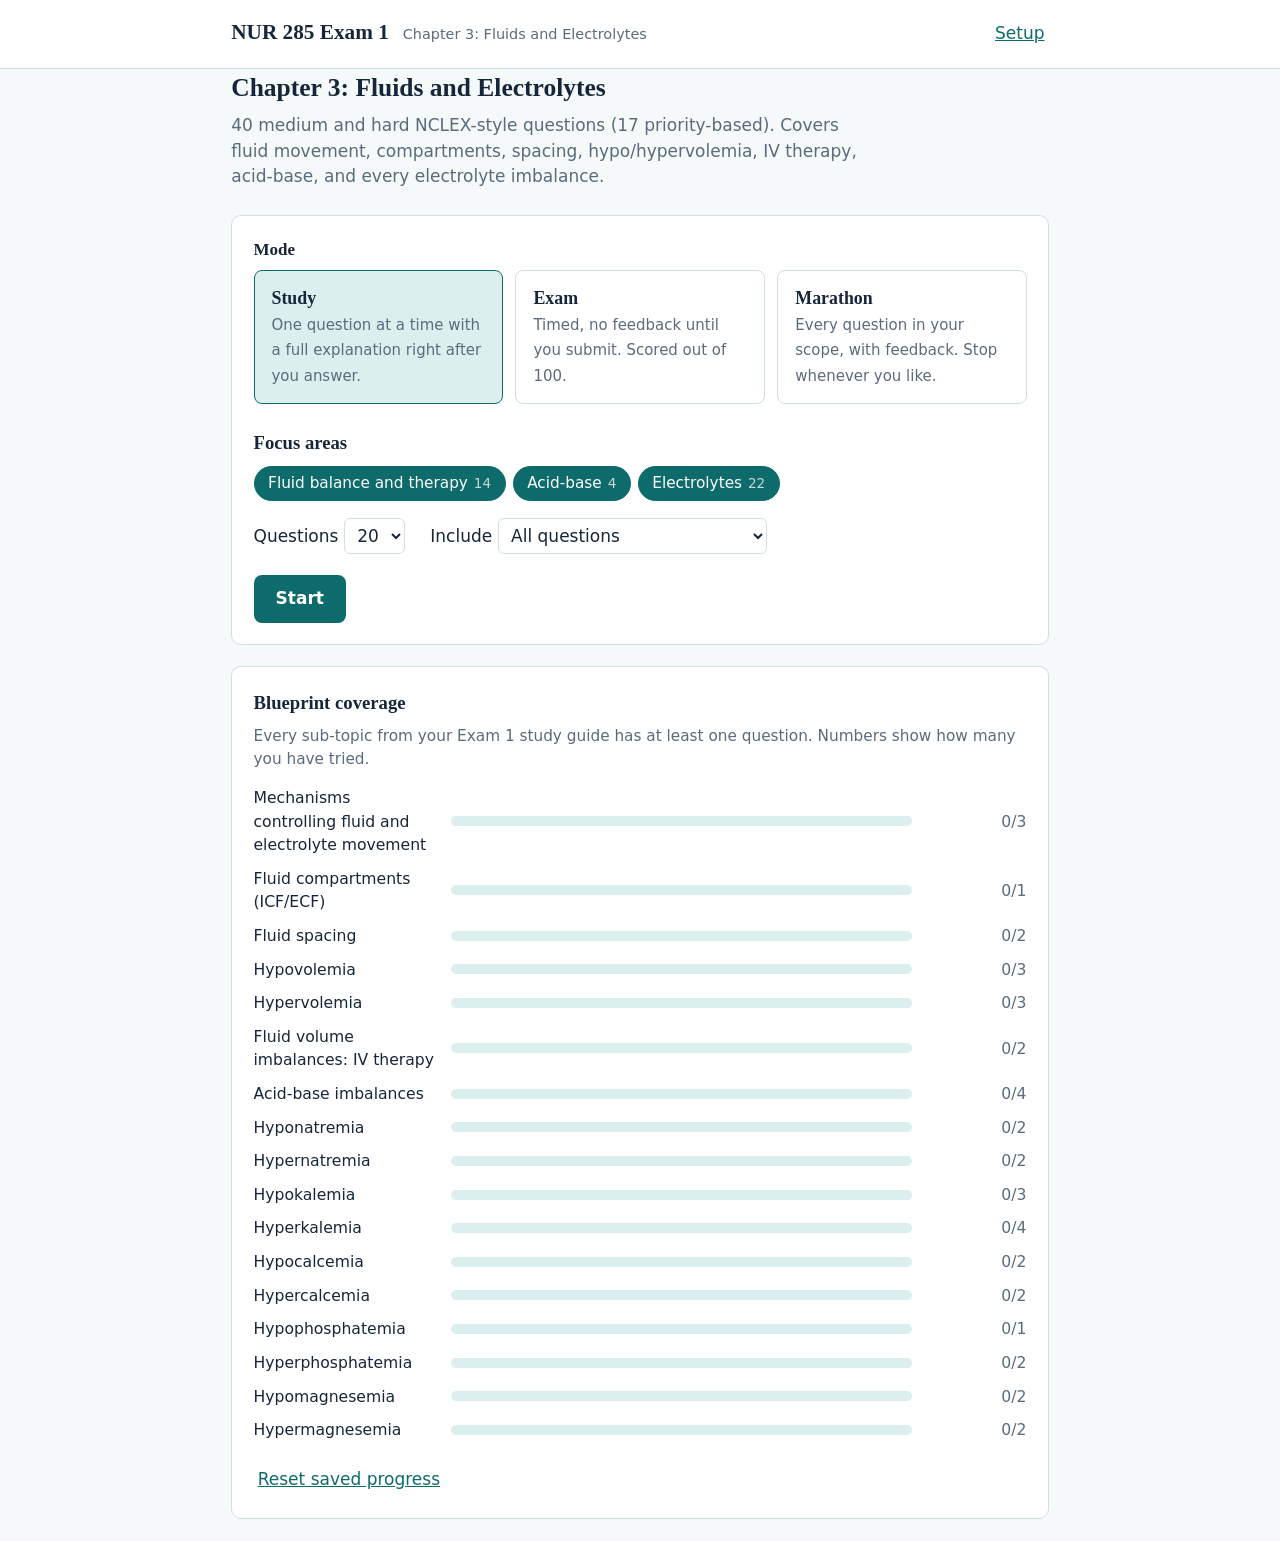
<file: NUR285-Ch3-Fluids-Electrolytes-NCLEX-Quiz.html>
<!DOCTYPE html>
<html lang="en">
<head>
<meta charset="utf-8">
<meta name="viewport" content="width=device-width, initial-scale=1">
<title>NUR 285 Exam 1: Chapter 3: Fluids and Electrolytes</title>
<style>
:root {
  --ink: #16263a;
  --muted: #5a6b7d;
  --paper: #f5f9f9;
  --card: #ffffff;
  --line: #cfe0e0;
  --teal: #0e6b6b;
  --teal-deep: #0a4f4f;
  --teal-soft: #dcefef;
  --right: #2b7a4b;
  --right-soft: #e1f2e8;
  --wrong: #b3412a;
  --wrong-soft: #f8e4de;
  --amber: #b7791f;
  --focus: #1d4ed8;
  --serif: Charter, "Bitstream Charter", "Sitka Text", Cambria, Georgia, serif;
  --sans: system-ui, -apple-system, "Segoe UI", Roboto, "Helvetica Neue", Arial, sans-serif;
}

@media (prefers-color-scheme: dark) {
  :root {
    --ink: #e6eef3;
    --muted: #9db0bf;
    --paper: #0f1a24;
    --card: #162433;
    --line: #28404f;
    --teal: #4fc3c3;
    --teal-deep: #7bd9d9;
    --teal-soft: #17353d;
    --right: #66c48a;
    --right-soft: #17332560;
    --wrong: #f08c75;
    --wrong-soft: #3b2420;
    --amber: #e5b25d;
    --focus: #8fb4ff;
  }
}

* { box-sizing: border-box; }
html { font-size: 17px; }
body {
  margin: 0;
  background: var(--paper);
  color: var(--ink);
  font-family: var(--sans);
  line-height: 1.5;
}

:focus-visible { outline: 3px solid var(--focus); outline-offset: 2px; }
button { font: inherit; color: inherit; }

.wrap { max-width: 860px; margin: 0 auto; padding: 0 1.25rem; }

/* ----- header ----- */
.top { border-bottom: 1px solid var(--line); background: var(--card); }
.top .wrap { display: flex; align-items: baseline; justify-content: space-between; gap: 1rem; padding-top: 1rem; padding-bottom: 1rem; }
.brand { font-family: var(--serif); font-size: 1.25rem; font-weight: 700; margin: 0; }
.brand small { font-family: var(--sans); font-weight: 400; color: var(--muted); font-size: 0.85rem; margin-left: 0.5rem; }
.linkbtn { background: none; border: 0; color: var(--teal); text-decoration: underline; cursor: pointer; padding: 0.25rem; }

main { padding: 1.75rem 0 4rem; }
h2 { font-family: var(--serif); font-size: 1.5rem; margin: 0 0 0.35rem; }
h3 { font-family: var(--serif); font-size: 1.1rem; margin: 1.5rem 0 0.5rem; }
.lede { color: var(--muted); margin: 0 0 1.5rem; max-width: 60ch; }

/* ----- panels ----- */
.panel { background: var(--card); border: 1px solid var(--line); border-radius: 10px; padding: 1.25rem; margin-bottom: 1.25rem; }
.panel > h3:first-child { margin-top: 0; }

.modes { display: grid; grid-template-columns: repeat(3, 1fr); gap: 0.75rem; }
.mode { position: relative; display: block; border: 1.5px solid var(--line); border-radius: 8px; padding: 0.85rem 1rem; cursor: pointer; background: var(--card); }
.mode input { position: absolute; opacity: 0; inset: 0; cursor: pointer; }
.mode strong { display: block; font-family: var(--serif); font-size: 1.05rem; }
.mode span { color: var(--muted); font-size: 0.88rem; }
.mode:has(input:checked) { border-color: var(--teal); background: var(--teal-soft); }
.mode:has(input:focus-visible) { outline: 3px solid var(--focus); outline-offset: 2px; }

fieldset { border: 0; padding: 0; margin: 0; }
legend { font-family: var(--serif); font-weight: 700; margin-bottom: 0.4rem; padding: 0; }
.chapter { margin: 0 0 0.9rem; }
.chapter-head { display: flex; align-items: center; gap: 0.5rem; font-weight: 600; margin-bottom: 0.3rem; }
.topics { display: flex; flex-wrap: wrap; gap: 0.4rem; }
.chip { position: relative; display: inline-flex; align-items: center; gap: 0.35rem; border: 1px solid var(--line); border-radius: 999px; padding: 0.3rem 0.8rem; font-size: 0.9rem; cursor: pointer; background: var(--card); }
.chip input { position: absolute; opacity: 0; inset: 0; cursor: pointer; }
.chip:has(input:checked) { background: var(--teal); color: #fff; border-color: var(--teal); }
@media (prefers-color-scheme: dark) { .chip:has(input:checked) { color: #0b1620; } }
.chip:has(input:focus-visible) { outline: 3px solid var(--focus); outline-offset: 2px; }
.chip em { font-style: normal; opacity: 0.75; font-size: 0.8rem; }

.row { display: flex; flex-wrap: wrap; gap: 1rem 1.5rem; align-items: center; margin-top: 1rem; }
select { font: inherit; padding: 0.35rem 0.5rem; border: 1px solid var(--line); border-radius: 6px; background: var(--card); color: var(--ink); }
.check { display: inline-flex; align-items: center; gap: 0.4rem; }

.btn { background: var(--teal); color: #fff; border: 0; border-radius: 8px; padding: 0.65rem 1.3rem; font-weight: 600; cursor: pointer; }
@media (prefers-color-scheme: dark) { .btn { color: #0b1620; } }
.btn:hover { background: var(--teal-deep); }
@media (prefers-color-scheme: dark) { .btn:hover { color: #0b1620; } }
.btn.ghost { background: transparent; color: var(--teal); border: 1.5px solid var(--teal); }
.btn.ghost:hover { background: var(--teal-soft); }
.btn[disabled] { opacity: 0.45; cursor: not-allowed; }
.actions { display: flex; flex-wrap: wrap; gap: 0.6rem; margin-top: 1.25rem; align-items: center; }
.spacer { flex: 1; }

/* ----- progress by topic ----- */
.bars { display: grid; gap: 0.6rem; }
.bar-row { display: grid; grid-template-columns: minmax(150px, 1.2fr) 3fr auto; gap: 0.75rem; align-items: center; font-size: 0.92rem; }
.bar { height: 10px; background: var(--teal-soft); border-radius: 999px; overflow: hidden; }
.bar i { display: block; height: 100%; background: var(--teal); }
.bar i.low { background: var(--wrong); }
.bar i.mid { background: var(--amber); }
.bar i.hi { background: var(--right); }
.num { color: var(--muted); font-variant-numeric: tabular-nums; min-width: 6.5em; text-align: right; }

/* ----- rhythm strip (progress) ----- */
.strip { display: flex; align-items: flex-end; gap: 0; margin: 0 0 1.25rem; overflow-x: auto; padding-bottom: 4px; }
.beat { flex: 0 0 auto; width: 28px; height: 30px; padding: 0; background: none; border: 0; cursor: pointer; }
.beat svg { display: block; width: 100%; height: 100%; }
.beat path { fill: none; stroke: var(--line); stroke-width: 2; stroke-linejoin: round; stroke-linecap: round; }
.beat.seen path { stroke: var(--teal); }
.beat.right path { stroke: var(--right); }
.beat.wrong path { stroke: var(--wrong); }
.beat.flagged path { stroke-dasharray: 3 2; }
.beat.current { background: var(--teal-soft); border-radius: 4px; }
.plainbar { height: 8px; background: var(--teal-soft); border-radius: 999px; overflow: hidden; margin: 0 0 1.25rem; }
.plainbar i { display: block; height: 100%; background: var(--teal); }

/* ----- question ----- */
.meta { display: flex; flex-wrap: wrap; gap: 0.5rem 1rem; align-items: center; color: var(--muted); font-size: 0.88rem; margin-bottom: 0.6rem; }
.tag { background: var(--teal-soft); color: var(--teal-deep); border-radius: 4px; padding: 0.1rem 0.5rem; }
.timer { margin-left: auto; font-variant-numeric: tabular-nums; font-weight: 600; color: var(--ink); }
.timer.low { color: var(--wrong); }
.stem { font-family: var(--serif); font-size: 1.2rem; line-height: 1.45; margin: 0 0 1rem; max-width: 62ch; }
.hint { color: var(--muted); font-size: 0.9rem; margin: -0.5rem 0 0.9rem; }
.bars + .hint { margin: 1rem 0 0; }

.opts { display: grid; gap: 0.5rem; margin: 0; padding: 0; list-style: none; }
.opt { position: relative; display: flex; gap: 0.75rem; align-items: flex-start; border: 1.5px solid var(--line); border-radius: 8px; padding: 0.7rem 0.9rem; background: var(--card); cursor: pointer; }
.opt input { margin-top: 0.3rem; accent-color: var(--teal); }
.opt:has(input:checked) { border-color: var(--teal); background: var(--teal-soft); }
.opt:has(input:focus-visible) { outline: 3px solid var(--focus); outline-offset: 2px; }
.opt.right, .opt.right:has(input:checked) { border-color: var(--right); background: var(--right-soft); }
.opt.wrong, .opt.wrong:has(input:checked) { border-color: var(--wrong); background: var(--wrong-soft); }
.opt.missed { border-style: dashed; border-color: var(--right); }
.locked .opt { cursor: default; }
.mark { margin-left: auto; font-size: 0.82rem; font-weight: 600; white-space: nowrap; }
.right .mark { color: var(--right); }
.wrong .mark { color: var(--wrong); }
.missed .mark { color: var(--right); }

.fill { width: 100%; max-width: 24rem; font: inherit; padding: 0.6rem 0.75rem; border: 1.5px solid var(--line); border-radius: 8px; background: var(--card); color: var(--ink); }
.fill.right { border-color: var(--right); background: var(--right-soft); }
.fill.wrong { border-color: var(--wrong); background: var(--wrong-soft); }

.seq { display: grid; gap: 0.5rem; margin: 0; padding: 0; list-style: none; }
.seq li { display: flex; align-items: center; gap: 0.6rem; border: 1.5px solid var(--line); border-radius: 8px; padding: 0.55rem 0.75rem; background: var(--card); }
.seq .pos { font-weight: 700; color: var(--teal); min-width: 1.4em; }
.seq .txt { flex: 1; }
.seq button { border: 1px solid var(--line); background: var(--card); border-radius: 6px; width: 2rem; height: 2rem; cursor: pointer; }
.seq button[disabled] { opacity: 0.35; cursor: not-allowed; }
.seq li.right { border-color: var(--right); background: var(--right-soft); }
.seq li.wrong { border-color: var(--wrong); background: var(--wrong-soft); }

.feedback { margin-top: 1.1rem; border-left: 4px solid var(--teal); background: var(--teal-soft); padding: 0.8rem 1rem; border-radius: 0 8px 8px 0; }
.feedback.right { border-color: var(--right); background: var(--right-soft); }
.feedback.wrong { border-color: var(--wrong); background: var(--wrong-soft); }
.feedback strong { display: block; margin-bottom: 0.25rem; }
.feedback p { margin: 0.25rem 0 0; }
.feedback .ref { color: var(--muted); font-size: 0.88rem; }

/* ----- results ----- */
.score { display: flex; flex-wrap: wrap; align-items: baseline; gap: 0.5rem 1.25rem; margin-bottom: 0.5rem; }
.score .big { font-family: var(--serif); font-size: 2.6rem; font-weight: 700; line-height: 1; }
.review { display: grid; gap: 0.75rem; margin-top: 1rem; }
.review details { border: 1px solid var(--line); border-radius: 8px; background: var(--card); }
.review summary { cursor: pointer; padding: 0.7rem 0.9rem; display: flex; gap: 0.6rem; align-items: baseline; }
.review summary .ok { color: var(--right); font-weight: 700; }
.review summary .no { color: var(--wrong); font-weight: 700; }
.review .body { padding: 0 0.9rem 0.9rem; }
.review .body p { margin: 0.35rem 0; }
.empty { color: var(--muted); }

@media (max-width: 640px) {
  html { font-size: 16px; }
  .modes { grid-template-columns: 1fr; }
  .bar-row { grid-template-columns: 1fr; gap: 0.2rem; }
  .num { text-align: left; }
  .stem { font-size: 1.12rem; }
}

@media (prefers-reduced-motion: no-preference) {
  .bar i, .plainbar i { transition: width 0.4s ease; }
}

:root { --amber-soft: #f6e7c8; }
@media (prefers-color-scheme: dark) { :root { --amber-soft: #3a3020; } }

.badge { border-radius: 4px; padding: 0.1rem 0.5rem; font-size: 0.82rem; font-weight: 600; }
.badge.med { background: var(--teal-soft); color: var(--teal-deep); }
.badge.hard { background: var(--wrong-soft); color: var(--wrong); }
.badge.pri { background: var(--amber-soft); color: var(--amber); border: 1px solid var(--amber); }
.cov-note { margin: 0 0 0.9rem; }

.feedback h4 { font-family: var(--serif); font-size: 1rem; margin: 0.9rem 0 0.2rem; }
.feedback p { margin: 0.3rem 0; max-width: 68ch; }
.feedback .tip { margin-top: 0.8rem; padding: 0.5rem 0.75rem; background: var(--card); border-radius: 6px; border: 1px dashed var(--line); }
.review .feedback { margin-top: 0.5rem; }

.vis { margin: 0.9rem 0; padding: 0.75rem; background: var(--card); border: 1px solid var(--line); border-radius: 8px; overflow-x: auto; }
.vis svg { display: block; width: 100%; max-width: 680px; height: auto; margin: 0 auto; }
.vis .t { fill: var(--ink); font: 13px var(--sans); }
.vis .tb { fill: var(--ink); font: 700 13px var(--sans); }
.vis .tm { fill: var(--muted); font: 12px var(--sans); }
.vis .tr { fill: var(--wrong); font: 700 13px var(--sans); }
.vis .tg { fill: var(--right); font: 700 13px var(--sans); }
.vis .ln { stroke: var(--ink); fill: none; stroke-width: 2; stroke-linecap: round; stroke-linejoin: round; }
.vis .ln-teal { stroke: var(--teal); fill: none; stroke-width: 2.5; stroke-linecap: round; stroke-linejoin: round; }
.vis .ln-red { stroke: var(--wrong); fill: none; stroke-width: 2.5; stroke-linecap: round; stroke-linejoin: round; }
.vis .ln-green { stroke: var(--right); fill: none; stroke-width: 2.5; stroke-linecap: round; stroke-linejoin: round; }
.vis .dash { stroke: var(--muted); fill: none; stroke-width: 1.5; stroke-dasharray: 5 4; }
.vis .arrow { stroke: var(--muted); stroke-width: 2; fill: none; marker-end: url(#ah); }
.vis .mk { fill: var(--muted); }
.vis .fteal { fill: var(--teal-soft); stroke: var(--teal); stroke-width: 1.5; }
.vis .fgreen { fill: var(--right-soft); stroke: var(--right); stroke-width: 1.5; }
.vis .fred { fill: var(--wrong-soft); stroke: var(--wrong); stroke-width: 1.5; }
.vis .famber { fill: var(--amber-soft); stroke: var(--amber); stroke-width: 1.5; }
.vis .fplain { fill: var(--card); stroke: var(--line); stroke-width: 1.5; }
.vis .fpeak { fill: var(--teal); stroke: var(--teal); }
.vis .flight { fill: var(--teal-soft); stroke: var(--teal); stroke-width: 1; }
.vis .fink { fill: var(--ink); }

.vtable { border-collapse: collapse; width: 100%; font-size: 0.88rem; }
.vtable th, .vtable td { border: 1px solid var(--line); padding: 0.4rem 0.6rem; text-align: left; vertical-align: top; }
.vtable thead th { background: var(--teal-soft); }
.vtable tbody th { background: var(--paper); white-space: nowrap; }
.swatch { display: inline-block; width: 1rem; height: 1rem; border-radius: 50%; vertical-align: -2px; margin-right: 0.4rem; border: 1px solid rgba(0, 0, 0, 0.25); }

</style>
</head>
<body>
<header class="top"><div class="wrap">
<h1 class="brand">NUR 285 Exam 1 <small>Chapter 3: Fluids and Electrolytes</small></h1>
<button type="button" class="linkbtn" id="homeLink">Setup</button>
</div></header>
<main class="wrap" id="app" tabindex="-1"><noscript>This quiz needs JavaScript turned on.</noscript></main>
<script>
/* Visual helpers shared by the four quiz files */
window.VH = (function () {
  var DEFS = '<defs><marker id="ah" viewBox="0 0 10 10" refX="9" refY="5" markerWidth="7" markerHeight="7" orient="auto"><path d="M0 0L10 5L0 10z" class="mk"/></marker></defs>';
  function svg(w, h, alt, body) {
    return '<svg viewBox="0 0 ' + w + " " + h + '" role="img" aria-label="' + alt + '">' + DEFS + body + "</svg>";
  }
  function T(x, y, s, cls, anchor) {
    return '<text x="' + x + '" y="' + y + '" class="' + (cls || "t") + '" text-anchor="' + (anchor || "middle") + '">' + s + "</text>";
  }
  function R(x, y, w, h, cls, extra) {
    return '<rect x="' + x + '" y="' + y + '" width="' + w + '" height="' + h + '" rx="8" class="' + cls + '" ' + (extra || "") + "/>";
  }
  function A(x1, y1, x2, y2, cls) {
    return '<line x1="' + x1 + '" y1="' + y1 + '" x2="' + x2 + '" y2="' + y2 + '" class="' + (cls || "arrow") + '"/>';
  }
  function P(d, cls, extra) {
    return '<path d="' + d + '" class="' + (cls || "ln") + '" ' + (extra || "") + "/>";
  }
  function C(cx, cy, r, cls) {
    return '<circle cx="' + cx + '" cy="' + cy + '" r="' + r + '" class="' + cls + '"/>';
  }
  function E(cx, cy, rx, ry, cls) {
    return '<ellipse cx="' + cx + '" cy="' + cy + '" rx="' + rx + '" ry="' + ry + '" class="' + cls + '"/>';
  }
  function table(head, rows) {
    var h = '<table class="vtable"><thead><tr>';
    head.forEach(function (c) { h += "<th>" + c + "</th>"; });
    h += "</tr></thead><tbody>";
    rows.forEach(function (r) {
      h += "<tr>";
      r.forEach(function (c, i) { h += (i === 0 ? "<th scope=\"row\">" : "<td>") + c + (i === 0 ? "</th>" : "</td>"); });
      h += "</tr>";
    });
    return h + "</tbody></table>";
  }
  return { svg: svg, T: T, R: R, A: A, P: P, C: C, E: E, table: table };
})();

</script>
<script>
(function () {
  "use strict";
  var V = window.VH;

  window.CFG = {
    key: "ch3",
    title: "Chapter 3: Fluids and Electrolytes",
    blurb: "Covers fluid movement, compartments, spacing, hypo/hypervolemia, IV therapy, acid-base, and every electrolyte imbalance.",
    groups: [
      { id: "fluid", label: "Fluid balance and therapy" },
      { id: "acidbase", label: "Acid-base" },
      { id: "lytes", label: "Electrolytes" }
    ],
    subs: [
      { id: "mech", label: "Mechanisms controlling fluid and electrolyte movement", group: "fluid" },
      { id: "comp", label: "Fluid compartments (ICF/ECF)", group: "fluid" },
      { id: "spacing", label: "Fluid spacing", group: "fluid" },
      { id: "hypovol", label: "Hypovolemia", group: "fluid" },
      { id: "hypervol", label: "Hypervolemia", group: "fluid" },
      { id: "therapy", label: "Fluid volume imbalances: IV therapy", group: "fluid" },
      { id: "acidbase", label: "Acid-base imbalances", group: "acidbase" },
      { id: "hyponat", label: "Hyponatremia", group: "lytes" },
      { id: "hypernat", label: "Hypernatremia", group: "lytes" },
      { id: "hypok", label: "Hypokalemia", group: "lytes" },
      { id: "hyperk", label: "Hyperkalemia", group: "lytes" },
      { id: "hypoca", label: "Hypocalcemia", group: "lytes" },
      { id: "hyperca", label: "Hypercalcemia", group: "lytes" },
      { id: "hypopo4", label: "Hypophosphatemia", group: "lytes" },
      { id: "hyperpo4", label: "Hyperphosphatemia", group: "lytes" },
      { id: "hypomg", label: "Hypomagnesemia", group: "lytes" },
      { id: "hypermg", label: "Hypermagnesemia", group: "lytes" }
    ],
    visuals: {
      tonicity: function () {
        var b = "";
        [[110, "Isotonic fluid", 38, "fteal", "Same solute inside and out", "No net water movement", 0],
         [330, "Hypotonic fluid", 52, "fgreen", "Less solute outside the cell", "Water moves IN: cell swells", 1],
         [550, "Hypertonic fluid", 26, "fred", "More solute outside the cell", "Water moves OUT: cell shrinks", 2]].forEach(function (c) {
          var x = c[0];
          b += V.T(x, 24, c[1], "tb") + V.C(x, 100, c[2], c[3]);
          if (c[6] === 1) b += V.A(x - 92, 100, x - c[2] - 6, 100) + V.A(x + 92, 100, x + c[2] + 6, 100);
          if (c[6] === 2) b += V.A(x - c[2] - 6, 100, x - 92, 100) + V.A(x + c[2] + 6, 100, x + 92, 100);
          if (c[6] === 0) b += V.T(x, 106, "\u21C4", "tb");
          b += V.T(x, 176, c[4], "tm") + V.T(x, 196, c[5], "t");
        });
        return V.svg(660, 212, "Cells shrink in hypertonic fluid and swell in hypotonic fluid", b);
      },
      raas: function () {
        var b = V.T(10, 14, "RAAS: raises volume and pressure", "tb", "start");
        var boxes = [["Low BP or", "low kidney flow", "fred"], ["Kidneys release", "renin", "fteal"], ["Angiotensin II", "(vasoconstricts)", "fteal"], ["Aldosterone", "released", "fteal"], ["Salt + water", "kept: BP up", "fgreen"]];
        boxes.forEach(function (x, i) {
          var X = 6 + i * 131;
          b += V.R(X, 24, 108, 56, x[2]) + V.T(X + 54, 48, x[0], "t") + V.T(X + 54, 66, x[1], "t");
          if (i < 4) b += V.A(X + 108, 52, X + 130, 52);
        });
        b += V.T(10, 124, "ANP: lowers volume (the opposite response)", "tb", "start");
        b += V.R(10, 136, 170, 56, "famber") + V.T(95, 160, "Atria stretched by", "t") + V.T(95, 178, "excess volume", "t");
        b += V.A(180, 164, 230, 164);
        b += V.R(230, 136, 140, 56, "famber") + V.T(300, 160, "ANP released", "tb") + V.T(300, 178, "from the atria", "t");
        b += V.A(370, 164, 420, 164);
        b += V.R(420, 136, 230, 56, "fgreen") + V.T(535, 160, "Kidneys excrete Na\u207A", "t") + V.T(535, 178, "and water: BP falls", "t");
        return V.svg(660, 206, "RAAS steps raise volume and ANP lowers volume", b);
      },
      compartments: function () {
        var b = V.R(220, 6, 220, 34, "fteal") + V.T(330, 28, "Total body water", "tb");
        b += V.A(280, 40, 190, 68) + V.A(380, 40, 480, 68);
        b += V.R(40, 70, 300, 52, "fgreen") + V.T(190, 92, "ICF: inside cells (about 2/3)", "tb") + V.T(190, 110, "K\u207A and phosphate are the main ions", "t");
        b += V.R(340, 70, 310, 52, "fteal") + V.T(495, 92, "ECF: outside cells (about 1/3)", "tb") + V.T(495, 110, "Na\u207A is the main cation", "t");
        [["Intravascular", "(plasma)"], ["Interstitial", "(edema)"], ["Transcellular", "(CSF, synovial)"]].forEach(function (x, i) {
          var X = 340 + i * 106;
          b += V.R(X, 150, 98, 46, "fplain") + V.T(X + 49, 170, x[0], "t") + V.T(X + 49, 186, x[1], "tm");
        });
        b += V.A(495, 122, 495, 148);
        b += V.R(340, 218, 310, 46, "fred", 'stroke-dasharray="6 4"') + V.T(495, 238, "THIRD space: trapped fluid", "tr") + V.T(495, 254, "ascites, burns, effusions, obstruction", "t");
        b += V.A(495, 196, 495, 216, "dash");
        return V.svg(660, 274, "Fluid compartments: ICF and ECF with third space", b);
      },
      ecg: function () {
        var panels = [
          [10, "Normal", "ln", "M0,100 h10 q8,-14 16,0 h12 l4,6 l5,-46 l5,52 l3,-12 h18 q16,-26 32,0 h60", "Upright rounded T wave", "Narrow QRS"],
          [230, "Hypokalemia (K\u207A < 3.5)", "ln-red", "M0,100 h10 q8,-14 16,0 h12 l4,6 l5,-46 l5,52 l3,-6 h10 q14,-4 28,0 h6 q8,-14 16,0 h40", "Flat T wave, ST depression", "U wave appears"],
          [450, "Hyperkalemia (K\u207A > 5.0)", "ln-teal", "M0,100 h10 q8,-14 16,0 h8 l8,6 l8,-46 l8,52 l6,-12 h6 l9,-52 l9,52 h60", "Tall, peaked T wave", "Widened QRS"]
        ];
        var b = "";
        panels.forEach(function (p) {
          b += V.T(p[0] + 100, 22, p[1], "tb") + V.R(p[0], 34, 200, 96, "fplain");
          b += '<g transform="translate(' + (p[0] + 6) + ',16)">' + V.P(p[3], p[2]) + "</g>";
          b += V.T(p[0] + 100, 156, p[4], "t") + V.T(p[0] + 100, 176, p[5], "tm");
        });
        return V.svg(660, 190, "Sketch of normal, hypokalemia, and hyperkalemia ECG patterns", b);
      },
      seesaw: function () {
        var b = V.P("M330,150 L300,206 L360,206 Z", "ln");
        b += V.P("M110,96 L550,196", "ln") + V.C(330, 146, 5, "fink");
        b += V.R(40, 36, 190, 44, "fred") + V.T(135, 55, "PHOSPHATE high", "tr") + V.T(135, 72, "(for example 7.5 mg/dL)", "t");
        b += V.R(440, 106, 190, 44, "famber") + V.T(535, 125, "CALCIUM low", "tr") + V.T(535, 142, "tingling, tetany", "t");
        b += V.T(330, 230, "Inverse relationship: when one goes up, the other goes down", "tm");
        return V.svg(660, 244, "Seesaw showing high phosphate pushes calcium down", b);
      },
      abg: function () {
        return V.table(["Disorder", "pH", "PaCO\u2082 (35-45)", "HCO\u2083\u207B (22-26)", "Quick rule"], [
          ["Respiratory acidosis", "\u2193", "\u2191 (cause)", "normal or \u2191 if compensating", "ROME: pH and CO\u2082 go OPPOSITE"],
          ["Respiratory alkalosis", "\u2191", "\u2193 (cause)", "normal or \u2193 if compensating", "ROME: pH and CO\u2082 go OPPOSITE"],
          ["Metabolic acidosis", "\u2193", "normal or \u2193 if compensating", "\u2193 (cause)", "ROME: pH and HCO\u2083 go EQUAL"],
          ["Metabolic alkalosis", "\u2191", "normal or \u2191 if compensating", "\u2191 (cause)", "ROME: pH and HCO\u2083 go EQUAL"]
        ]) + '<p class="tm" style="margin:.5rem 0 0">Partially compensated: pH still abnormal and both CO\u2082 and HCO\u2083 are abnormal. Fully compensated: pH back in range.</p>';
      }
    }
  };

  var Q = [];
  function hash(s) { var h = 5381; for (var i = 0; i < s.length; i++) h = ((h << 5) + h + s.charCodeAt(i)) | 0; return "q" + (h >>> 0).toString(36); }
  function q(sub, diff, pri, type, stem, opts, a, r, w, tip, vis) {
    Q.push({ id: hash(sub + stem), sub: sub, diff: diff === "H" ? "hard" : "medium", pri: !!pri, type: type, q: stem, opts: opts, a: a, r: r, w: w, tip: tip, vis: vis });
  }

  /* ===== MECHANISMS ===== */
  q("mech", "M", 0, "mc",
    "A client has lost 1.5 L of blood after a motor vehicle crash and the blood pressure is falling. Which sequence best describes the body's hormonal response to restore volume?",
    ["Kidneys release renin, angiotensin II forms, aldosterone is released, and sodium and water are retained",
     "Atria release ANP, the kidneys excrete sodium, and urine output increases",
     "Aldosterone is released first, then renin, then angiotensin II, causing vasodilation",
     "The posterior pituitary stops releasing ADH, so the kidneys excrete dilute urine"], 0,
    "When blood volume and pressure drop, the kidneys sense poor blood flow and release **renin**. Renin starts a chain reaction: it leads to **angiotensin II**, which squeezes blood vessels, and then to **aldosterone**, which tells the kidneys to hold on to sodium. Where sodium goes, water follows, so volume and pressure rise. That is exactly what a bleeding client needs.\nThis whole chain is called the renin-angiotensin-aldosterone system (RAAS).",
    "ANP does the opposite job: it is released when the atria are stretched by too much volume, so it would make a bleeding client worse. Putting the steps in a different order breaks the chain, and aldosterone does not cause vasodilation. A bleeding client needs ADH to go UP, not stop, so the kidneys keep water.",
    "Low pressure turns RAAS ON. High volume turns ANP ON.", "raas");
  q("mech", "H", 0, "sata",
    "Which statements about fluid and electrolyte movement are correct? Select all that apply.",
    ["Osmosis moves water toward the side with more dissolved particles",
     "The sodium-potassium pump moves sodium out of the cell and potassium in, using ATP",
     "Filtration in the glomerulus is driven by pressure",
     "Diffusion of solutes from low to high concentration requires no energy",
     "Active transport moves substances only down their concentration gradient"], [0, 1, 2],
    "Think of water as following the crowd: in **osmosis**, water moves toward the area with more dissolved particles. The **sodium-potassium pump** spends ATP energy to push sodium out and pull potassium in, even though both are moving against their concentration gradients. That is why sodium stays mostly outside cells and potassium stays inside. **Filtration** uses pressure to push water and small solutes across a membrane, which is how the glomerulus makes urine.",
    "Diffusion moves solutes from HIGH to LOW concentration and needs no energy; moving from low to high would be uphill and does need energy. Active transport is the process that works AGAINST a gradient, so saying it only moves things downhill is backwards.",
    "Passive = downhill and free. Active = uphill and costs ATP.");
  q("mech", "H", 0, "mc",
    "A client's serum osmolality has risen sharply from severe dehydration, and the client is now confused. Which cellular change best explains the confusion?",
    ["Water moves out of brain cells into the more concentrated blood, so the cells shrink",
     "Water moves into brain cells from the blood, so the cells swell",
     "Sodium moves out of brain cells by diffusion",
     "Potassium shifts into brain cells and causes depolarization"], 0,
    "When the blood becomes too concentrated (hypertonic), it acts like a sponge for water. Water leaves the brain cells to dilute the blood, and the **cells shrink**. Shrunken brain cells do not work well, which shows up as confusion, restlessness, and in severe cases seizures. The picture shows what happens to a cell in each type of fluid.",
    "Cell swelling happens in the opposite situation, when the fluid outside the cell is too dilute (hypotonic). Sodium and potassium movements are not the main driver here; water follows the concentration of particles.",
    "Water follows salt. Salty blood pulls water out of cells.", "tonicity");

  /* ===== COMPARTMENTS ===== */
  q("comp", "M", 0, "mc",
    "Which statement correctly compares the two main fluid compartments?",
    ["Intracellular fluid holds about two-thirds of body water and is rich in potassium and phosphate",
     "Extracellular fluid holds about two-thirds of body water and is rich in potassium",
     "Intracellular fluid is rich in sodium and chloride",
     "Extracellular fluid includes only the plasma in the blood vessels"], 0,
    "Most of your body water is **inside cells** (intracellular fluid, ICF, about two-thirds). The main ions inside cells are **potassium (K\u207A)** and **phosphate**. The remaining third is **extracellular fluid (ECF)**, where **sodium (Na\u207A)** is the main positive ion. The ECF is split into plasma (intravascular), the fluid between cells (interstitial), and special fluids such as CSF and synovial fluid (transcellular).",
    "Reversing the proportions or the ions is the common trap. ECF is more than plasma alone because it also includes interstitial and transcellular fluid.",
    "Inside cells = Potassium. Outside cells = Sodium.", "compartments");

  /* ===== SPACING ===== */
  q("spacing", "H", 1, "mc",
    "A client 12 hours after a major burn has weight gain, widespread edema, heart rate 124, blood pressure 88/50, flat neck veins, and urine output of 15 mL/hr. Which action is the priority?",
    ["Prepare for isotonic IV fluid resuscitation and notify the provider",
     "Administer a prescribed loop diuretic to reduce the edema",
     "Restrict oral and IV fluids",
     "Elevate the extremities and reassess in one hour"], 0,
    "This client has **third spacing**: burned tissue leaks fluid out of the blood vessels into damaged areas where it is trapped and cannot be used. Even though the client looks swollen, the blood vessels are nearly empty, which explains the low blood pressure, fast heart rate, flat neck veins, and low urine output. This is a **hypovolemic emergency**, so the priority is to restore circulating volume with isotonic fluid.",
    "A diuretic would pull even more fluid out of an already empty circulation and could cause shock. Restricting fluids makes the volume problem worse. Elevating limbs and waiting wastes time when perfusion is already failing.",
    "Swollen does not always mean full. Check neck veins, BP, and urine output.", "compartments");
  q("spacing", "M", 0, "mc",
    "Which situation is an example of third spacing?",
    ["Ascites in a client with cirrhosis",
     "Pitting ankle edema in a client with heart failure",
     "Crackles in a client with fluid overload",
     "Dry mucous membranes in a client with vomiting"], 0,
    "**Third spacing** means fluid is trapped in a space where it does not normally collect and cannot easily return to the blood, such as the abdomen (ascites), pleural space, or burned tissue. **Second spacing** is simple edema, where extra fluid collects between cells. Ankle edema from heart failure is second spacing, not third.",
    "Crackles reflect fluid in the lungs from overload, and dry mucous membranes show dehydration. Neither describes fluid trapped in a body space.",
    "1st = normal. 2nd = edema. 3rd = trapped and useless.", "compartments");

  /* ===== HYPOVOLEMIA ===== */
  q("hypovol", "H", 1, "mc",
    "The nurse is assigned four clients. Which client should the nurse assess first?",
    ["A client with gastroenteritis, heart rate 122, blood pressure 84/50, flat neck veins, and 120 mL of urine in 8 hours",
     "A client with heart failure who gained 1 kg overnight and has 2+ ankle edema",
     "A client with COPD whose oxygen saturation is stable at 91% on 2 L",
     "A client with diabetes who has a fasting glucose of 160 mg/dL"], 0,
    "The first client shows **hypovolemic shock** developing: a fast heart rate, low blood pressure, flat neck veins, and very low urine output (less than 30 mL/hr). Organs are not getting enough blood flow, and this can worsen quickly. Unstable, life-threatening changes always come before stable chronic problems.",
    "The heart failure client has expected, slow weight gain without respiratory distress. The COPD client is at his usual baseline. A glucose of 160 is mildly high but not an emergency.",
    "Unstable and acute beats stable and chronic.");
  q("hypovol", "M", 0, "sata",
    "Which findings are consistent with hypovolemia? Select all that apply.",
    ["Flat neck veins", "Postural hypotension", "High urine specific gravity", "Crackles in the lungs", "Weak, rapid pulse", "Peripheral edema"], [0, 1, 2, 4],
    "In hypovolemia the body is short on fluid, so everything about volume goes down: **flat neck veins**, **blood pressure drops when standing**, and the heart speeds up with a **weak, thready pulse** to make up for it. The kidneys save water, so the urine is dark and concentrated with a **high specific gravity**.",
    "Crackles and peripheral edema are signs of too much fluid (hypervolemia), not too little.",
    "Hypovolemia = dry, fast, and low.");
  q("hypovol", "H", 0, "mc",
    "An 84-year-old client with a urinary tract infection is newly confused. Which assessment is the most reliable way to evaluate hydration status?",
    ["Daily weights compared with baseline, intake and output, and the mucous membranes",
     "Skin turgor on the back of the hand",
     "Skin turgor on the forearm only",
     "The client's report of thirst"], 0,
    "In older adults the skin loses elasticity with age, so **skin turgor is unreliable**; the skin may stay tented even when the client is well hydrated. Better measures are **weight trends**, **intake and output**, **mucous membranes**, vital signs, and mental status. Thirst also becomes less reliable with age, and confusion can make self-reports unreliable.",
    "Turgor on the hand or forearm will mislead you in an older adult. A thirst report depends on a mental status and thirst sensation that may both be impaired.",
    "Old skin tents. Trust weights, I&O, and mucous membranes.");

  /* ===== HYPERVOLEMIA ===== */
  q("hypervol", "H", 1, "mc",
    "A client with heart failure is short of breath, with bilateral crackles, an S3, SpO2 of 88%, and a 3 kg weight gain in two days. What should the nurse do first?",
    ["Raise the head of the bed to high Fowler's position and apply oxygen as prescribed",
     "Administer the scheduled IV furosemide",
     "Weigh the client again to confirm the gain",
     "Teach the client about sodium restriction"], 0,
    "This is **pulmonary edema** from fluid overload, and the airway-breathing-circulation rule says to fix oxygenation first. Sitting the client upright lets the lungs expand and shifts fluid away from the chest, and oxygen raises the saturation immediately. The diuretic is important and will be given next, but it takes time to work.",
    "Diuretics are needed but do not fix a low oxygen level in the next few minutes. Re-weighing and teaching are useful later, but not while the client cannot breathe well.",
    "ABCs first: breathing before medications.");
  q("hypervol", "M", 0, "sata",
    "Which nursing actions are appropriate for a client with hypervolemia? Select all that apply.",
    ["Weigh the client daily at the same time on the same scale", "Monitor intake and output", "Restrict sodium and fluids as prescribed", "Encourage extra oral fluids", "Assess for edema and lung sounds"], [0, 1, 2, 4],
    "With too much fluid on board, the plan is to **measure it** (daily weights, strict I&O, edema, and lung sounds) and **remove or limit it** (sodium and fluid restriction, diuretics as ordered). Daily weights are the most accurate way to track fluid; 1 kg of weight is about 1 liter of fluid.",
    "Encouraging extra fluids would add to the problem instead of limiting it.",
    "Weigh it, measure it, limit it.");
  q("hypervol", "M", 0, "fill",
    "A client's weight increases by 1.5 kg in 24 hours with no change in diet. About how many liters of fluid has the client retained?",
    null,
    ["1.5", "1.5 L", "1.5 liters", "1.5 litres"],
    "Water weighs about 1 kg per liter, so a rapid weight gain of 1.5 kg in one day is almost always fluid and not food or fat. **1.5 kg = about 1.5 L.** That is why daily weights are the best bedside tool for tracking hypervolemia.",
    "", "1 kg of weight = about 1 L of fluid.");

  /* ===== THERAPY ===== */
  q("therapy", "M", 0, "sata",
    "Which IV solutions are classified as isotonic? Select all that apply.",
    ["0.9% sodium chloride", "Lactated Ringer's", "5% dextrose in water (as it hangs in the bag)", "0.45% sodium chloride", "3% sodium chloride"], [0, 1, 2],
    "**Isotonic** fluids have about the same particle concentration as blood, so they stay in the ECF and expand volume without shifting water into or out of cells. 0.9% NaCl and lactated Ringer's are the classic examples. D5W is isotonic in the bag, but the body quickly uses the dextrose, so in the body it acts like free water.",
    "0.45% NaCl is hypotonic (it moves water into cells), and 3% NaCl is hypertonic (it pulls water out of cells).",
    "0.9 and LR are the volume expanders.");
  q("therapy", "H", 1, "mc",
    "A client with severe hyponatremia is receiving 3% sodium chloride. Thirty minutes into the infusion the client develops a cough, crackles at both lung bases, and an SpO2 of 90%. What is the nurse's priority action?",
    ["Stop the infusion, raise the head of the bed, and notify the provider",
     "Slow the infusion and recheck the sodium in 6 hours",
     "Administer a PRN sedative for the cough",
     "Document the finding and continue to monitor"], 0,
    "Hypertonic saline works by pulling water into the blood vessels from the tissues. That raises blood volume quickly and can overload the lungs, causing **pulmonary edema**. New cough, crackles, and a falling oxygen level are warning signs, so the nurse **stops the infusion**, sits the client upright, and calls the provider right away.",
    "Slowing the infusion and waiting hours ignores an active respiratory emergency. Sedating a client who cannot oxygenate is unsafe, and simply monitoring allows the problem to worsen.",
    "3% saline = watch the lungs.");

  /* ===== ACID-BASE ===== */
  q("acidbase", "H", 0, "mc",
    "ABG results: pH 7.31, PaCO2 31 mmHg, HCO3 15 mEq/L. Which interpretation is correct?",
    ["Partially compensated metabolic acidosis", "Uncompensated respiratory alkalosis", "Fully compensated metabolic acidosis", "Partially compensated respiratory acidosis"], 0,
    "Use three steps. **1) pH 7.31** is below 7.35, so it is acidic. **2) HCO3 of 15** is low, and low bicarbonate means acid, so the metabolic side matches the pH and is the cause. **3) PaCO2 of 31** is low, meaning the lungs are blowing off CO2 to compensate. Because the pH is still abnormal while CO2 has already moved, it is **partially compensated**.",
    "In respiratory alkalosis the pH would be high. Fully compensated would mean the pH is back to normal. In respiratory acidosis the CO2 would be high, not low.",
    "Match the pH direction to find the cause; the other value is compensating.", "abg");
  q("acidbase", "H", 1, "mc",
    "A client with diabetic ketoacidosis has deep, rapid respirations of 32 per minute. Which action is the priority?",
    ["Give the prescribed IV fluids and insulin to treat the underlying cause",
     "Coach the client to breathe slowly",
     "Administer a prescribed sedative to lower the respiratory rate",
     "Apply a rebreather mask"], 0,
    "These deep, fast breaths (**Kussmaul respirations**) are the lungs doing their job: they blow off CO2 to raise the pH and offset the acid from ketones. The breathing is the body's rescue, so the fix is to treat the cause with fluids and insulin. As the acidosis resolves, the breathing slows on its own.",
    "Slowing or sedating the breathing would remove the compensation and let the pH drop dangerously. A rebreather mask would add CO2 back in, which also worsens acidosis.",
    "Do not stop compensation. Treat the cause.");
  q("acidbase", "M", 1, "mc",
    "A client with COPD is two hours post-op and receiving a morphine PCA. ABG shows pH 7.29, PaCO2 62 mmHg, HCO3 25 mEq/L, and the client is drowsy. Which action should the nurse take first?",
    ["Stop the PCA, stimulate the client, support breathing, and notify the provider",
     "Increase the oxygen flow rate to 6 L/min",
     "Encourage the client to sleep to reduce pain",
     "Recheck the ABG in 4 hours"], 0,
    "This is **respiratory acidosis**: high CO2 with a low pH. The opioid is slowing the breathing, so CO2 builds up. The first step is to remove the cause (stop the PCA), wake and coach the client to breathe, and call for help; reversal agents may be ordered. Drowsiness here is a sign of rising CO2.",
    "Large amounts of oxygen can further suppress breathing in clients with chronic CO2 retention. Letting the client sleep or waiting hours allows a respiratory arrest to develop.",
    "High CO2 + sleepy + opioid = stop the opioid.");
  q("acidbase", "M", 0, "mc",
    "A client with a nasogastric tube to low suction has had 1,800 mL of output in 24 hours. Which acid-base imbalance and laboratory finding does the nurse anticipate?",
    ["Metabolic alkalosis with low potassium and low chloride",
     "Metabolic acidosis with high potassium",
     "Respiratory acidosis with high chloride",
     "Respiratory alkalosis with low calcium"], 0,
    "Stomach fluid is full of **hydrochloric acid** along with potassium and chloride. Suctioning it away removes acid, so the blood becomes alkaline (**metabolic alkalosis**) and levels of **potassium and chloride fall**. Vomiting does the same thing.",
    "Metabolic acidosis would come from losing bicarbonate, as in diarrhea. Respiratory problems would change the CO2 first, not bicarbonate.",
    "Vomit or suction = lose acid = metabolic alkalosis.");

  /* ===== HYPONATREMIA ===== */
  q("hyponat", "H", 1, "mc",
    "A client with SIADH has a serum sodium of 114 mEq/L and has just had a generalized seizure that has stopped. Which prescribed intervention does the nurse anticipate next?",
    ["Cautious infusion of 3% sodium chloride with frequent sodium checks",
     "Rapid infusion of 0.45% sodium chloride",
     "Free-water flushes through the feeding tube",
     "Unrestricted oral fluids"], 0,
    "In SIADH the body holds on to too much water, which dilutes the sodium. A sodium of 114 with a seizure is an emergency because brain cells are swelling. A small amount of **3% (hypertonic) saline** pulls water out of brain cells and raises the sodium. It must be given **slowly** with frequent checks because correcting too fast can damage the brain (osmotic demyelination).",
    "Hypotonic fluids, free water, and unrestricted fluids would all add more water and make the sodium even lower.",
    "Too little salt, too much water: add salt slowly, limit water.");
  q("hyponat", "M", 0, "sata",
    "Which nursing actions are appropriate for a client with hyponatremia from water excess? Select all that apply.",
    ["Restrict fluids as prescribed", "Perform frequent neurologic checks", "Weigh the client daily", "Monitor intake and output", "Encourage the client to drink extra water"], [0, 1, 2, 3],
    "Because sodium is being diluted by extra water, the plan is to **limit the water** (fluid restriction) and **watch the brain** (neuro checks for headache, confusion, and seizures). Daily weights and I&O show whether the restriction is working.",
    "Extra water makes the dilution worse.",
    "Low Na with extra water = fluid restriction and neuro checks.");

  /* ===== HYPERNATREMIA ===== */
  q("hypernat", "M", 1, "mc",
    "A client receiving continuous tube feedings has a serum sodium of 156 mEq/L, dry sticky mucous membranes, and new confusion. Which action is the priority?",
    ["Assess neurologic status and request an order for free-water flushes or a hypotonic IV fluid",
     "Increase the sodium content of the feedings",
     "Restrict all fluids",
     "Administer a prescribed sedative"], 0,
    "The client is losing water or not getting enough while the feeding supplies concentrated nutrients, so the blood is too salty. High sodium draws water out of brain cells, causing confusion. The priority is to **check the brain** and ask for **more free water** or a **hypotonic fluid** (0.45% NaCl or D5W), which gradually lowers the sodium.",
    "Adding sodium or restricting fluids would raise the sodium further. Sedation hides worsening neurologic signs.",
    "High Na = thirsty cells. Give water, watch the brain.");
  q("hypernat", "H", 0, "sata",
    "Which findings are consistent with hypernatremia? Select all that apply.",
    ["Dry, sticky mucous membranes", "Thirst", "Restlessness and agitation", "Seizures in severe cases", "Edema with weight gain"], [0, 1, 2, 3],
    "In hypernatremia the blood is too concentrated, so water leaves cells. This produces **dry, sticky membranes and thirst**, and when brain cells shrink, **restlessness, agitation, confusion, and seizures**.",
    "Edema with weight gain suggests extra water, not water loss.",
    "Salty blood = thirsty, dry, and agitated.");

  /* ===== HYPOKALEMIA ===== */
  q("hypok", "H", 1, "mc",
    "A client who takes digoxin and furosemide reports palpitations. Heart rate is irregular and the potassium level is 2.8 mEq/L. What should the nurse do first?",
    ["Place the client on a cardiac monitor or obtain an ECG and notify the provider",
     "Administer the scheduled dose of digoxin",
     "Encourage a banana and orange juice and recheck in the morning",
     "Repeat the potassium level on the next lab draw"], 0,
    "Low potassium makes the heart muscle irritable, and it also makes the heart much more **sensitive to digoxin**, so dangerous rhythms can develop. The client has symptoms, so the first step is to see the rhythm with a **monitor or ECG** and call the provider for IV potassium. Hypokalemia often shows flat T waves and U waves.",
    "Giving more digoxin could cause toxicity. Diet and waiting until morning are far too slow for a symptomatic client with a very low potassium.",
    "Low K + digoxin = danger. Monitor first.", "ecg");
  q("hypok", "M", 0, "sata",
    "Which actions are correct when administering IV potassium chloride? Select all that apply.",
    ["Dilute the potassium according to policy", "Use an infusion pump", "Never give it by IV push", "Check that the client has adequate urine output", "Give it undiluted through a peripheral IV for faster results"], [0, 1, 2, 3],
    "IV potassium is high-alert because it can stop the heart if given too quickly. It must be **diluted**, given **slowly with a pump**, and **never pushed**. The kidneys remove potassium, so confirm adequate **urine output** before and during infusion. It can also irritate veins, so check the IV site often.",
    "Undiluted potassium given quickly can cause fatal dysrhythmias, so it must never be used to \"speed up\" treatment.",
    "K+ is never pushed. Dilute and pump.");

  /* ===== HYPERKALEMIA ===== */
  q("hyperk", "H", 1, "mc",
    "A client with kidney failure has a potassium of 6.8 mEq/L, tall peaked T waves, and a widening QRS on the monitor. Which prescribed medication should the nurse give first?",
    ["IV calcium gluconate", "Sodium polystyrene sulfonate (Kayexalate)", "IV furosemide", "Hemodialysis"], 0,
    "The ECG shows that high potassium is already affecting the heart. **Calcium gluconate** works within minutes to **protect the heart muscle** from the dangerous effects of potassium. It does not lower the potassium level, so it is a bridge while other treatments are started. In the picture you can see how the T wave becomes tall and peaked and the QRS widens.",
    "Kayexalate, furosemide, and dialysis all REMOVE potassium but take longer to work, and the heart is at risk right now. Protect first, then shift, then remove.",
    "Calcium protects the heart. It does not lower K+.", "ecg");
  q("hyperk", "H", 0, "sata",
    "Which prescribed treatments move potassium INTO the cells for a client with hyperkalemia? Select all that apply.",
    ["Regular insulin with dextrose", "Albuterol", "Sodium bicarbonate", "Sodium polystyrene sulfonate", "Hemodialysis"], [0, 1, 2],
    "Hyperkalemia treatment has three jobs: **protect the heart** (calcium gluconate), **shift K\u207A into cells** (insulin with dextrose, albuterol, sodium bicarbonate), and **remove K\u207A from the body** (loop diuretics, Kayexalate, dialysis). Insulin carries potassium into cells with glucose, and the other two do the same through different actions. Shifting is only temporary, so removal is still needed.",
    "Sodium polystyrene sulfonate and hemodialysis take potassium out of the body; they do not shift it into cells.",
    "Protect, shift, remove.");
  q("hyperk", "M", 0, "mc",
    "A client with chronic kidney disease takes an ACE inhibitor and spironolactone. For which electrolyte problem is this client at greatest risk?",
    ["Hyperkalemia", "Hypokalemia", "Hypernatremia", "Hypomagnesemia"], 0,
    "Both medicines make the body **hold on to potassium**: ACE inhibitors lower aldosterone, and spironolactone is a potassium-sparing diuretic. Failing kidneys already struggle to remove potassium, so the risk is high. Teach the client to avoid salt substitutes (often potassium chloride) and to have levels checked regularly.",
    "These drugs do not cause potassium loss. They are not associated with sodium rise or magnesium loss in the same way.",
    "ACE inhibitor + spironolactone + kidney disease = watch K+.");

  /* ===== HYPOCALCEMIA ===== */
  q("hypoca", "H", 1, "mc",
    "A client who had a total thyroidectomy yesterday reports tingling around the mouth and has a positive Chvostek's sign. Calcium is 7.1 mg/dL. Which action is the priority?",
    ["Assess the airway and for laryngospasm, notify the provider, and prepare for IV calcium gluconate",
     "Reassure the client and encourage dairy foods",
     "Restrict fluids and recheck the calcium tomorrow",
     "Apply a heating pad to the hands"], 0,
    "Surgery near the thyroid can injure or remove the **parathyroid glands**, which control calcium. Low calcium makes nerves and muscles overexcitable, causing tingling, tetany, **laryngospasm**, and seizures. Because the airway can close suddenly, the nurse watches breathing, calls the provider, and gets **IV calcium gluconate** ready.",
    "Dairy and reassurance are too slow and ignore the risk of airway spasm. Fluid restriction does not treat low calcium, and a heating pad does nothing for the cause.",
    "Tingling after thyroid surgery = airway first, calcium next.");
  q("hypoca", "M", 0, "mc",
    "A nurse inflates a blood pressure cuff on a client's arm above systolic pressure for 3 minutes and the client's hand curls into a spasm. What does this finding indicate?",
    ["A positive Trousseau's sign from hypocalcemia", "A positive Chvostek's sign from hypokalemia", "Normal calcium and potassium levels", "Hypercalcemia"], 0,
    "**Trousseau's sign** is a hand and wrist spasm triggered by the cuff cutting off blood flow to nerves that are already overexcitable from low calcium. **Chvostek's sign** is a facial twitch when the facial nerve in front of the ear is tapped. Both point to **hypocalcemia**.",
    "Chvostek's sign is a facial twitch, not a hand spasm, and neither sign is related to potassium or high calcium.",
    "Trousseau = cuff and hand. Chvostek = cheek and face.");

  /* ===== HYPERCALCEMIA ===== */
  q("hyperca", "H", 1, "mc",
    "A client with metastatic breast cancer has a calcium of 13.8 mg/dL, is confused, and is constipated. Which prescribed intervention does the nurse implement first?",
    ["Start IV 0.9% sodium chloride", "Administer a calcium supplement", "Encourage dairy products", "Apply a thiazide diuretic"], 0,
    "Cancer that spreads to bone releases large amounts of calcium into the blood. High calcium slows nerves and muscles, causing **confusion, constipation, weakness**, and heart rhythm changes. The first treatment is **IV normal saline**, which dilutes the calcium and helps the kidneys excrete it; loop diuretics and bisphosphonates follow.",
    "Calcium supplements and dairy raise the level further, and thiazide diuretics make the kidneys hold on to calcium.",
    "High calcium: fluids first, never more calcium.");
  q("hyperca", "M", 0, "sata",
    "Which nursing actions are appropriate for a client with hypercalcemia? Select all that apply.",
    ["Encourage fluids of 3,000 to 4,000 mL/day unless contraindicated", "Encourage mobility as tolerated", "Handle the client gently because bones may be fragile", "Monitor the ECG and for constipation", "Provide calcium-containing antacids for stomach upset"], [0, 1, 2, 3],
    "Extra fluids help the kidneys flush out calcium, and **movement keeps calcium in the bones** instead of the blood. When calcium has been pulled from bones, they may break easily, so handle gently. High calcium also affects heart rhythm and slows the gut.",
    "Calcium-containing antacids would add more calcium.",
    "Hypercalcemia: flush it, move it, protect the bones.");

  /* ===== HYPOPHOSPHATEMIA ===== */
  q("hypopo4", "H", 1, "mc",
    "A malnourished client was started on total parenteral nutrition two days ago and now has weakness, shallow respirations, and a phosphate of 1.8 mg/dL. Which action is the priority?",
    ["Assess respiratory status and notify the provider for phosphate replacement",
     "Increase the TPN rate to provide more calories",
     "Encourage the client to rest and recheck in 24 hours",
     "Give a phosphate binder with the next meal"], 0,
    "When a starved body is suddenly fed, glucose and insulin drive **phosphate into cells**, and the blood level drops (**refeeding syndrome**). Low phosphate means muscles, including the breathing muscles, cannot make energy, leading to weakness and **respiratory failure**. The priority is checking breathing and getting phosphate replaced.",
    "Faster feeding worsens the shift. Waiting 24 hours is unsafe. Phosphate binders lower phosphate and would make the problem worse.",
    "Refeeding pulls phosphate into cells. Watch the breathing.");

  /* ===== HYPERPHOSPHATEMIA ===== */
  q("hyperpo4", "H", 0, "mc",
    "A client with chronic kidney disease has a phosphate of 7.5 mg/dL and reports tingling in the fingers. The calcium is 7.4 mg/dL. Which statement best explains the tingling?",
    ["High phosphate causes calcium to fall, producing neuromuscular irritability",
     "High phosphate causes calcium to rise, producing numbness",
     "Phosphate does not affect calcium levels",
     "The kidneys retain too much calcium"], 0,
    "Calcium and phosphate act like a **seesaw**: when phosphate goes up, calcium goes down. In kidney failure, phosphate builds up because the kidneys cannot remove it. The resulting **low calcium** makes nerves overexcitable, causing tingling and possible tetany.",
    "The relationship is inverse, so calcium does not rise, and the kidneys in kidney failure do not retain extra calcium.",
    "High phosphate = low calcium.", "seesaw");
  q("hyperpo4", "M", 0, "sata",
    "Which teaching points are appropriate for a client with hyperphosphatemia who takes phosphate binders? Select all that apply.",
    ["Take the binder with meals", "Limit phosphate-rich foods such as processed foods and colas", "Stopping the binder when you feel well is not recommended", "Binders replace the need for dietary changes", "Take the binder at bedtime with no food"], [0, 1, 2],
    "Phosphate binders work by **attaching to phosphate in the food you eat**, so they only work when taken with meals. They are combined with a **low-phosphate diet** and taken as prescribed because high phosphate often causes no symptoms.",
    "Binders do not replace diet changes, and taking them without food means there is no phosphate for them to bind.",
    "Binder = with meals. Diet still matters.");

  /* ===== HYPOMAGNESEMIA ===== */
  q("hypomg", "H", 1, "mc",
    "A client with chronic alcohol use is admitted with a magnesium of 1.0 mEq/L, tremors, hyperreflexia, and an irregular pulse. Which action is the priority?",
    ["Initiate seizure precautions and cardiac monitoring and prepare for IV magnesium",
     "Provide a quiet room and recheck the magnesium in the morning",
     "Offer magnesium-containing antacids",
     "Restrict dietary magnesium"], 0,
    "Low magnesium makes nerves and muscles overexcitable (tremors, hyperreflexia, tetany, **seizures**) and the heart prone to dangerous rhythms. Alcohol use is a classic cause because of poor intake and increased losses. The priority is safety (seizure precautions), heart monitoring, and **IV magnesium**.",
    "Waiting until morning leaves seizure and rhythm risks untreated. Antacids with magnesium are not enough for a severely low level and are not the correct emergency treatment, and restricting magnesium would worsen the problem.",
    "Low Mg = overexcited. Protect from seizures and watch the heart.");
  q("hypomg", "M", 0, "mc",
    "A client has a persistently low potassium that is not responding to potassium replacement. Which other laboratory value should the nurse check?",
    ["Magnesium", "Sodium", "Chloride", "Phosphate"], 0,
    "The kidneys waste potassium when magnesium is low, so **potassium will not stay up until the magnesium is replaced**. Low magnesium also commonly comes with low calcium. Checking and correcting magnesium is often the missing step.",
    "Sodium, chloride, and phosphate are not the usual explanation for potassium that will not correct.",
    "Stubborn low K+? Check Mg.");

  /* ===== HYPERMAGNESEMIA ===== */
  q("hypermg", "H", 1, "mc",
    "A client with kidney disease who uses magnesium-containing antacids and laxatives has a magnesium of 4.8 mEq/L, diminished deep tendon reflexes, a respiratory rate of 9, and blood pressure of 84/50. What should the nurse do first?",
    ["Support the airway and breathing while notifying the provider, and prepare IV calcium gluconate",
     "Encourage the client to continue taking the antacid",
     "Provide oral fluids and recheck in the morning",
     "Administer a prescribed IV magnesium infusion"], 0,
    "Too much magnesium acts like a **sedative on the nerves and muscles**: reflexes fade first, then breathing slows, blood pressure falls, and the heart can stop. A respiratory rate of 9 means life is at risk, so airway and breathing support come first, with **IV calcium gluconate**, which reverses magnesium's effects, ready to give.",
    "Continuing magnesium sources or giving IV magnesium would be harmful, and waiting to recheck delays emergency treatment.",
    "High Mg = sleepy muscles. Reflexes go first, breathing next.");
  q("hypermg", "M", 1, "mc",
    "A client is receiving IV magnesium sulfate. Which assessment findings best help the nurse detect early magnesium toxicity?",
    ["Loss of deep tendon reflexes and a falling respiratory rate",
     "Increased appetite and thirst",
     "Hyperactive bowel sounds",
     "A rising temperature"], 0,
    "Magnesium builds up first in the nerve-muscle connection, so **reflexes fade early** and then the **breathing slows**. Checking reflexes and breathing before each dose catches toxicity before it becomes an emergency.",
    "Appetite, bowel sounds, and temperature are not reliable early signs of magnesium toxicity.",
    "Reflexes and respirations before every dose.");

  /* ===== NORMAL RANGES ===== */
  q("hypok", "H", 0, "sata",
    "A client's morning labs are: sodium 138 mEq/L, potassium 3.2 mEq/L, calcium 9.8 mg/dL, magnesium 2.6 mEq/L, phosphate 2.1 mg/dL, chloride 101 mEq/L. Which results are outside the normal range? Select all that apply.",
    ["Potassium 3.2 mEq/L", "Magnesium 2.6 mEq/L", "Phosphate 2.1 mg/dL", "Sodium 138 mEq/L", "Calcium 9.8 mg/dL", "Chloride 101 mEq/L"], [0, 1, 2],
    "Compare each value with its normal range: **sodium 135-145**, **potassium 3.5-5.0**, **calcium 9-10.5**, **magnesium 1.3-2.1**, **phosphate 3-4.5**, **chloride 96-106**. Potassium 3.2 is low, magnesium 2.6 is high, and phosphate 2.1 is low. Sodium, calcium, and chloride are normal.",
    "Sodium 138, calcium 9.8, and chloride 101 all fall inside their ranges.",
    "Memorize the six ranges, then every lab is easy.");
  q("hyperk", "M", 1, "mc",
    "The nurse receives four laboratory reports. Which result should be reported to the provider immediately?",
    ["Potassium 6.6 mEq/L in a client on a cardiac monitor", "Sodium 134 mEq/L in a client on a thiazide", "Calcium 8.8 mg/dL in a client post-surgery", "Magnesium 1.4 mEq/L in a client who is eating well"], 0,
    "A potassium of **6.6** is well above the normal 3.5-5.0 and can cause life-threatening heart rhythms, so it needs treatment right away. The other values are normal or only slightly off: sodium 134 is barely low, calcium 8.8 is only slightly low, and magnesium 1.4 is within the normal 1.3-2.1.",
    "These three values are normal or near normal and do not threaten the client immediately.",
    "When in doubt, the heart-threatening value goes first.");

  window.QUESTIONS = Q;
})();

</script>
<script>
(function () {
  "use strict";

  var CFG = window.CFG;
  var BANK = window.QUESTIONS || [];
  var STORE_KEY = "nur285-nclex-" + CFG.key + "-v1";
  var SECONDS_PER_QUESTION = 90;
  var STRIP_MAX = 40;
  var app = document.getElementById("app");

  var groupById = {}, subById = {};
  CFG.groups.forEach(function (g) { groupById[g.id] = g; });
  CFG.subs.forEach(function (s) { subById[s.id] = s; });
  BANK.forEach(function (q) { q.topic = subById[q.sub].group; });

  /* ---------- helpers ---------- */
  function esc(s) {
    return String(s).replace(/[&<>"']/g, function (c) {
      return { "&": "&amp;", "<": "&lt;", ">": "&gt;", '"': "&quot;", "'": "&#39;" }[c];
    });
  }
  function fmt(s) {
    return esc(s).replace(/\*\*(.+?)\*\*/g, "<strong>$1</strong>").split("\n").map(function (p) { return "<p>" + p + "</p>"; }).join("");
  }
  function shuffle(a) {
    var r = a.slice();
    for (var i = r.length - 1; i > 0; i--) {
      var j = Math.floor(Math.random() * (i + 1));
      var t = r[i]; r[i] = r[j]; r[j] = t;
    }
    return r;
  }
  function range(n) { var r = []; for (var i = 0; i < n; i++) r.push(i); return r; }
  function norm(s) {
    return String(s).toLowerCase().replace(/[\u2013\u2014]/g, "-").replace(/\s*-\s*/g, "-").replace(/\s+/g, " ").replace(/\.$/, "").trim();
  }
  function fmtTime(sec) {
    sec = Math.max(0, sec);
    var m = Math.floor(sec / 60), s = sec % 60;
    return m + ":" + (s < 10 ? "0" : "") + s;
  }

  /* ---------- saved progress ---------- */
  function loadProgress() {
    try { return JSON.parse(localStorage.getItem(STORE_KEY) || "{}"); } catch (e) { return {}; }
  }
  var progress = loadProgress();
  function saveProgress() {
    try { localStorage.setItem(STORE_KEY, JSON.stringify(progress)); } catch (e) { /* unavailable */ }
  }
  function rec(id) {
    if (!progress[id]) progress[id] = { seen: 0, right: 0, last: null, flag: false };
    return progress[id];
  }

  /* ---------- grading ---------- */
  function evaluate(item) {
    var q = item.q, r = item.resp;
    if (q.type === "mc") return r === q.a;
    if (q.type === "sata") {
      if (!r || r.length !== q.a.length) return false;
      return q.a.every(function (i) { return r.indexOf(i) !== -1; });
    }
    if (q.type === "fill") {
      var v = norm(r || "");
      return v !== "" && q.a.some(function (x) { return norm(x) === v; });
    }
    return r.every(function (v2, i) { return v2 === i; });
  }
  function isAnswered(item) {
    var q = item.q, r = item.resp;
    if (q.type === "mc") return r !== null;
    if (q.type === "sata") return r.length > 0;
    if (q.type === "fill") return String(r).trim() !== "";
    return !!item.touched;
  }
  function makeItem(q) {
    var item = { q: q, checked: false, correct: null, flagged: !!(progress[q.id] && progress[q.id].flag), recorded: false };
    if (q.type === "mc") { item.resp = null; item.shown = shuffle(range(q.opts.length)); }
    else if (q.type === "sata") { item.resp = []; item.shown = shuffle(range(q.opts.length)); }
    else if (q.type === "fill") { item.resp = ""; }
    else {
      var p = shuffle(range(q.opts.length));
      if (p.every(function (v, i) { return v === i; })) p.push(p.shift());
      item.resp = p;
    }
    return item;
  }
  function correctText(q) {
    if (q.type === "mc") return q.opts[q.a];
    if (q.type === "sata") return q.a.map(function (i) { return q.opts[i]; }).join("; ");
    if (q.type === "fill") return q.a[0];
    return q.opts.map(function (t, i) { return (i + 1) + ". " + t; }).join(" ");
  }
  function respText(item) {
    var q = item.q, r = item.resp;
    if (q.type === "mc") return r === null ? "No answer" : q.opts[r];
    if (q.type === "sata") return r.length ? r.slice().sort(function (a, b) { return a - b; }).map(function (i) { return q.opts[i]; }).join("; ") : "No answer";
    if (q.type === "fill") return String(r).trim() === "" ? "No answer" : r;
    return r.map(function (i, n) { return (n + 1) + ". " + q.opts[i]; }).join(" ");
  }
  function record(item) {
    if (item.recorded) return;
    item.recorded = true;
    var p = rec(item.q.id);
    p.seen += 1;
    if (item.correct) p.right += 1;
    p.last = !!item.correct;
  }

  /* ---------- coverage stats ---------- */
  function subStats() {
    var out = {};
    CFG.subs.forEach(function (s) { out[s.id] = { total: 0, seen: 0, attempts: 0, right: 0 }; });
    BANK.forEach(function (q) {
      var s = out[q.sub];
      s.total += 1;
      var p = progress[q.id];
      if (p && p.seen) { s.seen += 1; s.attempts += p.seen; s.right += p.right; }
    });
    return out;
  }
  function counts() {
    var missed = 0, flagged = 0, pri = 0, hard = 0;
    BANK.forEach(function (q) {
      var p = progress[q.id];
      if (p && p.last === false) missed++;
      if (p && p.flag) flagged++;
      if (q.pri) pri++;
      if (q.diff === "hard") hard++;
    });
    return { missed: missed, flagged: flagged, pri: pri, hard: hard };
  }

  /* ---------- state ---------- */
  var S = null, timerId = null;
  function stopTimer() { if (timerId) { clearInterval(timerId); timerId = null; } }

  /* ---------- home ---------- */
  function renderHome() {
    stopTimer();
    S = null;
    var st = subStats(), c = counts();
    var h = "<h2>" + esc(CFG.title) + "</h2>";
    h += '<p class="lede">' + BANK.length + " medium and hard NCLEX-style questions (" + c.pri + " priority-based). " + esc(CFG.blurb) + "</p>";

    h += '<form id="setup" class="panel" aria-label="Session setup"><fieldset><legend>Mode</legend><div class="modes">';
    h += modeCard("study", "Study", "One question at a time with a full explanation right after you answer.", true);
    h += modeCard("exam", "Exam", "Timed, no feedback until you submit. Scored out of 100.", false);
    h += modeCard("marathon", "Marathon", "Every question in your scope, with feedback. Stop whenever you like.", false);
    h += "</div></fieldset><h3>Focus areas</h3><div class=\"topics\">";
    CFG.groups.forEach(function (g) {
      var n = BANK.filter(function (q) { return q.topic === g.id; }).length;
      h += '<label class="chip"><input type="checkbox" name="topic" value="' + g.id + '" checked> ' + esc(g.label) + " <em>" + n + "</em></label>";
    });
    h += '</div><div class="row"><label>Questions <select name="count"><option value="10">10</option><option value="20" selected>20</option><option value="30">30</option><option value="all">All</option></select></label>';
    h += '<label>Include <select name="filter"><option value="all">All questions</option><option value="priority">Priority questions only (' + c.pri + ')</option><option value="hard">Hard only (' + c.hard + ')</option><option value="unseen">Not yet answered</option><option value="missed">Missed last time (' + c.missed + ')</option><option value="flagged">Flagged (' + c.flagged + ")</option></select></label></div>";
    h += '<div class="actions"><button class="btn" type="submit">Start</button><span id="setupMsg" role="status" class="empty"></span></div></form>';

    h += '<section class="panel" aria-labelledby="covTitle"><h3 id="covTitle">Blueprint coverage</h3><p class="hint cov-note">Every sub-topic from your Exam 1 study guide has at least one question. Numbers show how many you have tried.</p><div class="bars">';
    CFG.subs.forEach(function (s) {
      var x = st[s.id];
      var acc = x.attempts ? Math.round((x.right / x.attempts) * 100) : null;
      var cls = acc === null ? "" : acc >= 80 ? "hi" : acc >= 60 ? "mid" : "low";
      var cover = x.total ? Math.round((x.seen / x.total) * 100) : 0;
      h += '<div class="bar-row"><span>' + esc(s.label) + '</span><div class="bar" role="img" aria-label="' + cover + ' percent attempted"><i class="' + cls + '" style="width:' + cover + '%"></i></div><span class="num">' +
        x.seen + "/" + x.total + (acc === null ? "" : " &middot; " + acc + "%") + "</span></div>";
    });
    h += '</div><div class="actions"><button class="linkbtn" id="resetBtn" type="button">Reset saved progress</button></div></section>';
    app.innerHTML = h;
    document.getElementById("setup").addEventListener("submit", onStart);
    document.getElementById("resetBtn").addEventListener("click", function () {
      if (window.confirm("Clear all saved answers, accuracy, and flags for this chapter?")) { progress = {}; saveProgress(); renderHome(); }
    });
  }
  function modeCard(id, title, desc, checked) {
    return '<label class="mode"><input type="radio" name="mode" value="' + id + '"' + (checked ? " checked" : "") + "><strong>" + title + "</strong><span>" + desc + "</span></label>";
  }
  function onStart(e) {
    e.preventDefault();
    var f = e.target;
    var topics = Array.prototype.slice.call(f.querySelectorAll('input[name="topic"]:checked')).map(function (x) { return x.value; });
    var mode = f.querySelector('input[name="mode"]:checked').value;
    var count = f.elements.count.value, filter = f.elements.filter.value;
    var msg = document.getElementById("setupMsg");
    if (!topics.length) { msg.textContent = "Choose at least one focus area."; return; }
    var pool = BANK.filter(function (q) {
      if (topics.indexOf(q.topic) === -1) return false;
      var p = progress[q.id];
      if (filter === "priority") return q.pri;
      if (filter === "hard") return q.diff === "hard";
      if (filter === "unseen") return !p || !p.seen;
      if (filter === "missed") return p && p.last === false;
      if (filter === "flagged") return p && p.flag;
      return true;
    });
    if (!pool.length) { msg.textContent = "No questions match those choices. Try a different filter or focus area."; return; }
    startSession(mode, pool, count);
  }

  /* ---------- session ---------- */
  function startSession(mode, pool, count) {
    var qs = shuffle(pool);
    if (mode !== "marathon" && count !== "all") qs = qs.slice(0, parseInt(count, 10));
    S = { mode: mode, items: qs.map(makeItem), i: 0, started: Date.now(), limit: mode === "exam" ? qs.length * SECONDS_PER_QUESTION : 0, finished: false };
    renderQuiz();
    if (S.limit) { stopTimer(); timerId = setInterval(tick, 1000); }
    window.scrollTo(0, 0);
  }
  function remaining() { return S.limit - Math.floor((Date.now() - S.started) / 1000); }
  function tick() {
    if (!S || S.finished) { stopTimer(); return; }
    var left = remaining(), el = document.getElementById("timer");
    if (el) { el.textContent = fmtTime(left); el.classList.toggle("low", left <= 60); }
    if (left <= 0) finish(true);
  }

  function stripHtml() {
    var n = S.items.length;
    if (n > STRIP_MAX) {
      var done = S.items.filter(function (it) { return S.mode === "exam" ? isAnswered(it) : it.checked; }).length;
      return '<div class="plainbar" role="progressbar" aria-valuemin="0" aria-valuemax="' + n + '" aria-valuenow="' + done + '" aria-label="Questions answered"><i style="width:' + Math.round((done / n) * 100) + '%"></i></div>';
    }
    var h = '<div class="strip" role="group" aria-label="Question progress">';
    S.items.forEach(function (it, idx) {
      var cls = "beat";
      if (S.mode !== "exam" && it.checked) cls += it.correct ? " right" : " wrong";
      else if (S.mode === "exam" && isAnswered(it)) cls += " seen";
      if (it.flagged) cls += " flagged";
      if (idx === S.i) cls += " current";
      h += '<button type="button" class="' + cls + '" data-go="' + idx + '" aria-label="Question ' + (idx + 1) + (it.flagged ? ", flagged" : "") + (idx === S.i ? ", current" : "") + '"><svg viewBox="0 0 28 30" aria-hidden="true"><path d="M0 20 H8 L10 17 L12 20 H14 L16 4 L19 26 L21 20 H24 L26 18 L28 20"/></svg></button>';
    });
    return h + "</div>";
  }
  function bindStrip() {
    document.querySelectorAll("[data-go]").forEach(function (b) {
      b.addEventListener("click", function () { S.i = parseInt(b.dataset.go, 10); renderQuiz(); window.scrollTo(0, 0); });
    });
  }
  function refreshStrip() {
    var el = document.getElementById("stripHost");
    if (el) { el.innerHTML = stripHtml(); bindStrip(); }
  }

  function badges(q) {
    var h = '<span class="badge ' + (q.diff === "hard" ? "hard" : "med") + '">' + (q.diff === "hard" ? "Hard" : "Medium") + "</span>";
    if (q.pri) h += '<span class="badge pri">Priority</span>';
    return h;
  }
  function feedbackHtml(it, ok) {
    var q = it.q, h = '<div class="feedback ' + (ok ? "right" : "wrong") + '" role="status"><strong>' + (ok ? "Correct" : "Not quite") + "</strong>";
    if (!ok) h += '<p><b>Correct answer:</b> ' + esc(correctText(q)) + "</p>";
    h += '<h4>Why this is the answer</h4>' + fmt(q.r);
    if (q.vis && CFG.visuals[q.vis]) h += '<figure class="vis">' + CFG.visuals[q.vis]() + "</figure>";
    if (q.w) h += "<h4>Why the other choices do not fit</h4>" + fmt(q.w);
    if (q.tip) h += '<p class="tip"><b>Remember:</b> ' + esc(q.tip) + "</p>";
    h += '<p class="ref">Sub-topic: ' + esc(subById[q.sub].label) + "</p></div>";
    return h;
  }

  function renderQuiz(focusSel) {
    var it = S.items[S.i], q = it.q;
    var showFB = it.checked && S.mode !== "exam";
    var h = '<div id="stripHost">' + stripHtml() + "</div>";
    h += '<section class="panel' + (showFB ? " locked" : "") + '"><div class="meta"><span>Question ' + (S.i + 1) + " of " + S.items.length + "</span>" + badges(q);
    if (S.limit) h += '<span class="timer" id="timer" role="timer">' + fmtTime(remaining()) + "</span>";
    h += "</div>";
    h += '<p class="stem" id="stem">' + esc(q.q) + "</p>";
    if (q.type === "sata") h += '<p class="hint">Select all that apply.</p>';
    if (q.type === "order") h += '<p class="hint">Use the arrows to put the steps in the correct order, first at the top.</p>';
    if (q.type === "fill") h += '<p class="hint">Type your answer.</p>';
    if (q.type === "mc" || q.type === "sata") h += optionsHtml(it, showFB);
    else if (q.type === "fill") {
      var cls = showFB ? (it.correct ? " right" : " wrong") : "";
      h += '<input class="fill' + cls + '" id="fillBox" type="text" autocomplete="off" aria-labelledby="stem" value="' + esc(it.resp) + '"' + (showFB ? " disabled" : "") + ">";
    } else h += orderHtml(it, showFB);
    if (showFB) h += feedbackHtml(it, it.correct);

    h += '<div class="actions"><button class="btn ghost" type="button" id="prevBtn"' + (S.i === 0 ? " disabled" : "") + ">Previous</button>";
    if (S.mode !== "exam" && !it.checked) h += '<button class="btn" type="button" id="checkBtn"' + (isAnswered(it) ? "" : " disabled") + ">Check answer</button>";
    else if (S.i < S.items.length - 1) h += '<button class="btn" type="button" id="nextBtn">Next question</button>';
    else h += '<button class="btn" type="button" id="finishBtn">' + (S.mode === "exam" ? "Submit exam" : "See results") + "</button>";
    h += '<button class="btn ghost" type="button" id="flagBtn" aria-pressed="' + it.flagged + '">' + (it.flagged ? "Unflag" : "Flag for review") + "</button><span class=\"spacer\"></span>";
    if (S.mode === "exam" && S.i < S.items.length - 1) h += '<button class="btn ghost" type="button" id="finishBtn">Submit exam</button>';
    else if (S.mode !== "exam") h += '<button class="btn ghost" type="button" id="finishBtn2">End session</button>';
    h += "</div></section>";
    app.innerHTML = h;
    bindQuiz();
    if (focusSel) { var f = document.querySelector(focusSel); if (f) f.focus(); }
  }

  function optionsHtml(it, showFB) {
    var q = it.q, h = '<ul class="opts" role="group" aria-labelledby="stem">';
    it.shown.forEach(function (oi) {
      var chosen = q.type === "mc" ? it.resp === oi : it.resp.indexOf(oi) !== -1;
      var isRight = q.type === "mc" ? q.a === oi : q.a.indexOf(oi) !== -1;
      var cls = "opt", mark = "";
      if (showFB) {
        if (chosen && isRight) { cls += " right"; mark = "Correct"; }
        else if (chosen && !isRight) { cls += " wrong"; mark = "Incorrect"; }
        else if (!chosen && isRight) { cls += " missed"; mark = "Correct answer"; }
      }
      h += '<li><label class="' + cls + '"><input type="' + (q.type === "mc" ? "radio" : "checkbox") + '" name="opt" value="' + oi + '"' + (chosen ? " checked" : "") + (showFB ? " disabled" : "") + "><span>" + esc(q.opts[oi]) + "</span>" + (mark ? '<span class="mark">' + mark + "</span>" : "") + "</label></li>";
    });
    return h + "</ul>";
  }
  function orderHtml(it, showFB) {
    var q = it.q, h = '<ol class="seq">';
    it.resp.forEach(function (oi, pos) {
      var cls = showFB ? (oi === pos ? "right" : "wrong") : "";
      h += '<li class="' + cls + '"><span class="pos">' + (pos + 1) + '</span><span class="txt">' + esc(q.opts[oi]) + "</span>";
      if (!showFB) {
        h += '<button type="button" data-move="up" data-pos="' + pos + '" aria-label="Move up"' + (pos === 0 ? " disabled" : "") + ">&uarr;</button>";
        h += '<button type="button" data-move="down" data-pos="' + pos + '" aria-label="Move down"' + (pos === it.resp.length - 1 ? " disabled" : "") + ">&darr;</button>";
      }
      h += "</li>";
    });
    return h + "</ol>";
  }

  function bindQuiz() {
    var it = S.items[S.i], q = it.q;
    var on = function (id, fn) { var el = document.getElementById(id); if (el) el.addEventListener("click", fn); };
    bindStrip();
    document.querySelectorAll('input[name="opt"]').forEach(function (inp) {
      inp.addEventListener("change", function () {
        var v = parseInt(inp.value, 10);
        if (q.type === "mc") it.resp = v;
        else {
          var idx = it.resp.indexOf(v);
          if (inp.checked && idx === -1) it.resp.push(v);
          if (!inp.checked && idx !== -1) it.resp.splice(idx, 1);
        }
        afterAnswerChange();
      });
    });
    var fb = document.getElementById("fillBox");
    if (fb) {
      fb.addEventListener("input", function () { it.resp = fb.value; afterAnswerChange(); });
      fb.addEventListener("keydown", function (e) { if (e.key === "Enter" && S.mode !== "exam") { e.preventDefault(); doCheck(); } });
    }
    document.querySelectorAll("[data-move]").forEach(function (b) {
      b.addEventListener("click", function () {
        var pos = parseInt(b.dataset.pos, 10), to = b.dataset.move === "up" ? pos - 1 : pos + 1;
        var t = it.resp[pos]; it.resp[pos] = it.resp[to]; it.resp[to] = t;
        it.touched = true;
        afterAnswerChange();
        renderQuiz('[data-move="' + b.dataset.move + '"][data-pos="' + to + '"]');
      });
    });
    on("prevBtn", function () { S.i -= 1; renderQuiz(); window.scrollTo(0, 0); });
    on("nextBtn", function () { S.i += 1; renderQuiz(); window.scrollTo(0, 0); });
    on("checkBtn", doCheck);
    on("flagBtn", function () {
      it.flagged = !it.flagged;
      rec(q.id).flag = it.flagged;
      saveProgress();
      renderQuiz("#flagBtn");
    });
    on("finishBtn", confirmFinish);
    on("finishBtn2", confirmFinish);
  }
  function afterAnswerChange() {
    var it = S.items[S.i], btn = document.getElementById("checkBtn");
    if (btn) btn.disabled = !isAnswered(it);
    if (S.mode === "exam") refreshStrip();
  }
  function doCheck() {
    var it = S.items[S.i];
    if (!isAnswered(it) || it.checked) return;
    it.checked = true;
    it.correct = evaluate(it);
    record(it);
    saveProgress();
    renderQuiz("#nextBtn, #finishBtn");
    var fbEl = document.querySelector(".feedback");
    if (fbEl && fbEl.scrollIntoView) fbEl.scrollIntoView({ block: "nearest" });
  }
  function confirmFinish() {
    var un = S.items.filter(function (x) { return S.mode === "exam" ? !isAnswered(x) : !x.checked; }).length;
    var msg = S.mode === "exam" ? (un ? "You have " + un + " unanswered question(s). Submit the exam anyway?" : "Submit the exam?") : "End this session and see your results?";
    if (window.confirm(msg)) finish(false);
  }

  /* ---------- results ---------- */
  function finish(timedOut) {
    stopTimer();
    S.finished = true; S.timedOut = !!timedOut;
    S.elapsed = Math.floor((Date.now() - S.started) / 1000);
    S.items.forEach(function (it) {
      if (S.mode === "exam" && !it.checked) {
        it.checked = true;
        it.correct = isAnswered(it) ? evaluate(it) : false;
        record(it);
      }
    });
    saveProgress();
    renderResults();
    window.scrollTo(0, 0);
  }
  function renderResults() {
    var counted = S.items.filter(function (it) { return it.checked; });
    var right = counted.filter(function (it) { return it.correct; }).length;
    var total = S.mode === "exam" ? S.items.length : counted.length;
    var pct = total ? Math.round((right / total) * 100) : 0;
    var h = "<h2>" + (S.mode === "exam" ? "Exam results" : "Session results") + "</h2>";
    if (S.timedOut) h += '<p class="lede">Time ran out, so unanswered questions were scored as incorrect.</p>';
    h += '<section class="panel"><div class="score"><span class="big">' + pct + "%</span><span>" + right + " of " + total + " correct" + (S.mode === "exam" ? " &middot; " + pct + " / 100 points" : "") + " &middot; " + fmtTime(S.elapsed) + "</span></div>";
    if (!total) h += '<p class="empty">You ended the session before checking any answers.</p>';
    var pc = counted.filter(function (it) { return it.q.pri; });
    if (pc.length) h += "<p>Priority questions: " + pc.filter(function (it) { return it.correct; }).length + " of " + pc.length + " correct.</p>";
    var by = {};
    counted.forEach(function (it) { var t = it.q.topic; by[t] = by[t] || { n: 0, r: 0 }; by[t].n++; if (it.correct) by[t].r++; });
    var keys = Object.keys(by);
    if (keys.length) {
      h += '<h3>By focus area</h3><div class="bars">';
      keys.forEach(function (k) {
        var s = by[k], a = Math.round((s.r / s.n) * 100), cls = a >= 80 ? "hi" : a >= 60 ? "mid" : "low";
        h += '<div class="bar-row"><span>' + esc(groupById[k].label) + '</span><div class="bar" role="img" aria-label="' + a + ' percent correct"><i class="' + cls + '" style="width:' + a + '%"></i></div><span class="num">' + s.r + "/" + s.n + " &middot; " + a + "%</span></div>";
      });
      h += "</div>";
    }
    var missed = counted.filter(function (it) { return !it.correct; });
    h += '<div class="actions">';
    if (missed.length) h += '<button class="btn" type="button" id="retryBtn">Retry ' + missed.length + " missed in Study mode</button>";
    h += '<button class="btn ghost" type="button" id="homeBtn">Back to setup</button></div></section>';
    h += '<h3>Review every question</h3><div class="review">';
    S.items.forEach(function (it, i) {
      var q = it.q;
      h += "<details" + (it.checked && !it.correct ? " open" : "") + '><summary><span class="' + (it.correct ? "ok" : "no") + '">' + (it.correct ? "Correct" : "Missed") + "</span><span>" + (i + 1) + ". " + esc(q.q) + '</span></summary><div class="body">';
      h += "<p><b>Your answer:</b> " + esc(it.checked || S.mode === "exam" ? respText(it) : "Not answered") + "</p>";
      h += feedbackHtml(it, it.correct).replace(' role="status"', "") + "</div></details>";
    });
    app.innerHTML = h + "</div>";
    var rb = document.getElementById("retryBtn");
    if (rb) rb.addEventListener("click", function () { startSession("study", missed.map(function (it) { return it.q; }), "all"); });
    document.getElementById("homeBtn").addEventListener("click", renderHome);
  }

  document.getElementById("homeLink").addEventListener("click", function () {
    if (S && !S.finished && !window.confirm("Leave this session? Unchecked answers will be lost.")) return;
    renderHome();
  });
  renderHome();
})();

</script>
</body>
</html>
</file>
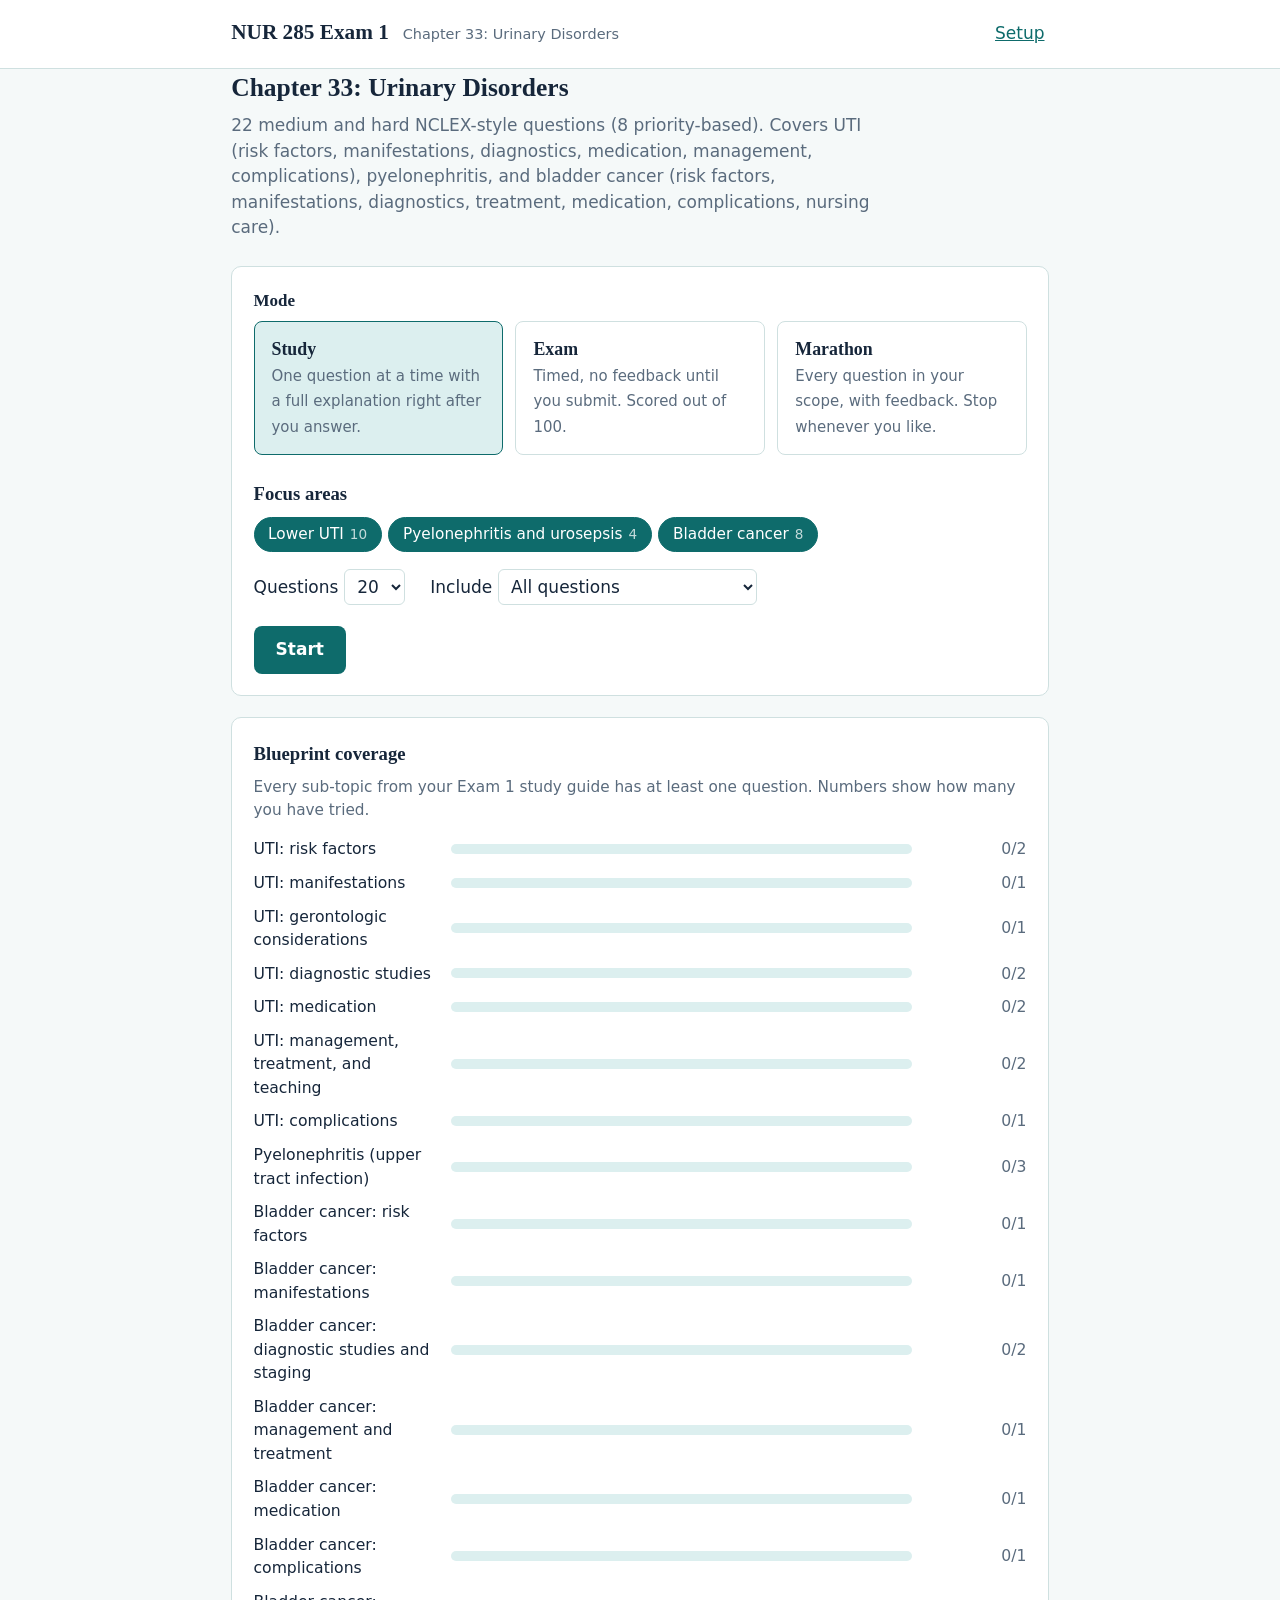
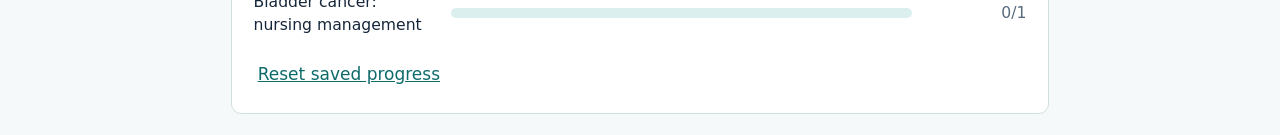
<file: NUR285-Ch33-Urinary-NCLEX-Quiz.html>
<!DOCTYPE html>
<html lang="en">
<head>
<meta charset="utf-8">
<meta name="viewport" content="width=device-width, initial-scale=1">
<title>NUR 285 Exam 1: Chapter 33: Urinary Disorders</title>
<style>
:root {
  --ink: #16263a;
  --muted: #5a6b7d;
  --paper: #f5f9f9;
  --card: #ffffff;
  --line: #cfe0e0;
  --teal: #0e6b6b;
  --teal-deep: #0a4f4f;
  --teal-soft: #dcefef;
  --right: #2b7a4b;
  --right-soft: #e1f2e8;
  --wrong: #b3412a;
  --wrong-soft: #f8e4de;
  --amber: #b7791f;
  --focus: #1d4ed8;
  --serif: Charter, "Bitstream Charter", "Sitka Text", Cambria, Georgia, serif;
  --sans: system-ui, -apple-system, "Segoe UI", Roboto, "Helvetica Neue", Arial, sans-serif;
}

@media (prefers-color-scheme: dark) {
  :root {
    --ink: #e6eef3;
    --muted: #9db0bf;
    --paper: #0f1a24;
    --card: #162433;
    --line: #28404f;
    --teal: #4fc3c3;
    --teal-deep: #7bd9d9;
    --teal-soft: #17353d;
    --right: #66c48a;
    --right-soft: #17332560;
    --wrong: #f08c75;
    --wrong-soft: #3b2420;
    --amber: #e5b25d;
    --focus: #8fb4ff;
  }
}

* { box-sizing: border-box; }
html { font-size: 17px; }
body {
  margin: 0;
  background: var(--paper);
  color: var(--ink);
  font-family: var(--sans);
  line-height: 1.5;
}

:focus-visible { outline: 3px solid var(--focus); outline-offset: 2px; }
button { font: inherit; color: inherit; }

.wrap { max-width: 860px; margin: 0 auto; padding: 0 1.25rem; }

/* ----- header ----- */
.top { border-bottom: 1px solid var(--line); background: var(--card); }
.top .wrap { display: flex; align-items: baseline; justify-content: space-between; gap: 1rem; padding-top: 1rem; padding-bottom: 1rem; }
.brand { font-family: var(--serif); font-size: 1.25rem; font-weight: 700; margin: 0; }
.brand small { font-family: var(--sans); font-weight: 400; color: var(--muted); font-size: 0.85rem; margin-left: 0.5rem; }
.linkbtn { background: none; border: 0; color: var(--teal); text-decoration: underline; cursor: pointer; padding: 0.25rem; }

main { padding: 1.75rem 0 4rem; }
h2 { font-family: var(--serif); font-size: 1.5rem; margin: 0 0 0.35rem; }
h3 { font-family: var(--serif); font-size: 1.1rem; margin: 1.5rem 0 0.5rem; }
.lede { color: var(--muted); margin: 0 0 1.5rem; max-width: 60ch; }

/* ----- panels ----- */
.panel { background: var(--card); border: 1px solid var(--line); border-radius: 10px; padding: 1.25rem; margin-bottom: 1.25rem; }
.panel > h3:first-child { margin-top: 0; }

.modes { display: grid; grid-template-columns: repeat(3, 1fr); gap: 0.75rem; }
.mode { position: relative; display: block; border: 1.5px solid var(--line); border-radius: 8px; padding: 0.85rem 1rem; cursor: pointer; background: var(--card); }
.mode input { position: absolute; opacity: 0; inset: 0; cursor: pointer; }
.mode strong { display: block; font-family: var(--serif); font-size: 1.05rem; }
.mode span { color: var(--muted); font-size: 0.88rem; }
.mode:has(input:checked) { border-color: var(--teal); background: var(--teal-soft); }
.mode:has(input:focus-visible) { outline: 3px solid var(--focus); outline-offset: 2px; }

fieldset { border: 0; padding: 0; margin: 0; }
legend { font-family: var(--serif); font-weight: 700; margin-bottom: 0.4rem; padding: 0; }
.chapter { margin: 0 0 0.9rem; }
.chapter-head { display: flex; align-items: center; gap: 0.5rem; font-weight: 600; margin-bottom: 0.3rem; }
.topics { display: flex; flex-wrap: wrap; gap: 0.4rem; }
.chip { position: relative; display: inline-flex; align-items: center; gap: 0.35rem; border: 1px solid var(--line); border-radius: 999px; padding: 0.3rem 0.8rem; font-size: 0.9rem; cursor: pointer; background: var(--card); }
.chip input { position: absolute; opacity: 0; inset: 0; cursor: pointer; }
.chip:has(input:checked) { background: var(--teal); color: #fff; border-color: var(--teal); }
@media (prefers-color-scheme: dark) { .chip:has(input:checked) { color: #0b1620; } }
.chip:has(input:focus-visible) { outline: 3px solid var(--focus); outline-offset: 2px; }
.chip em { font-style: normal; opacity: 0.75; font-size: 0.8rem; }

.row { display: flex; flex-wrap: wrap; gap: 1rem 1.5rem; align-items: center; margin-top: 1rem; }
select { font: inherit; padding: 0.35rem 0.5rem; border: 1px solid var(--line); border-radius: 6px; background: var(--card); color: var(--ink); }
.check { display: inline-flex; align-items: center; gap: 0.4rem; }

.btn { background: var(--teal); color: #fff; border: 0; border-radius: 8px; padding: 0.65rem 1.3rem; font-weight: 600; cursor: pointer; }
@media (prefers-color-scheme: dark) { .btn { color: #0b1620; } }
.btn:hover { background: var(--teal-deep); }
@media (prefers-color-scheme: dark) { .btn:hover { color: #0b1620; } }
.btn.ghost { background: transparent; color: var(--teal); border: 1.5px solid var(--teal); }
.btn.ghost:hover { background: var(--teal-soft); }
.btn[disabled] { opacity: 0.45; cursor: not-allowed; }
.actions { display: flex; flex-wrap: wrap; gap: 0.6rem; margin-top: 1.25rem; align-items: center; }
.spacer { flex: 1; }

/* ----- progress by topic ----- */
.bars { display: grid; gap: 0.6rem; }
.bar-row { display: grid; grid-template-columns: minmax(150px, 1.2fr) 3fr auto; gap: 0.75rem; align-items: center; font-size: 0.92rem; }
.bar { height: 10px; background: var(--teal-soft); border-radius: 999px; overflow: hidden; }
.bar i { display: block; height: 100%; background: var(--teal); }
.bar i.low { background: var(--wrong); }
.bar i.mid { background: var(--amber); }
.bar i.hi { background: var(--right); }
.num { color: var(--muted); font-variant-numeric: tabular-nums; min-width: 6.5em; text-align: right; }

/* ----- rhythm strip (progress) ----- */
.strip { display: flex; align-items: flex-end; gap: 0; margin: 0 0 1.25rem; overflow-x: auto; padding-bottom: 4px; }
.beat { flex: 0 0 auto; width: 28px; height: 30px; padding: 0; background: none; border: 0; cursor: pointer; }
.beat svg { display: block; width: 100%; height: 100%; }
.beat path { fill: none; stroke: var(--line); stroke-width: 2; stroke-linejoin: round; stroke-linecap: round; }
.beat.seen path { stroke: var(--teal); }
.beat.right path { stroke: var(--right); }
.beat.wrong path { stroke: var(--wrong); }
.beat.flagged path { stroke-dasharray: 3 2; }
.beat.current { background: var(--teal-soft); border-radius: 4px; }
.plainbar { height: 8px; background: var(--teal-soft); border-radius: 999px; overflow: hidden; margin: 0 0 1.25rem; }
.plainbar i { display: block; height: 100%; background: var(--teal); }

/* ----- question ----- */
.meta { display: flex; flex-wrap: wrap; gap: 0.5rem 1rem; align-items: center; color: var(--muted); font-size: 0.88rem; margin-bottom: 0.6rem; }
.tag { background: var(--teal-soft); color: var(--teal-deep); border-radius: 4px; padding: 0.1rem 0.5rem; }
.timer { margin-left: auto; font-variant-numeric: tabular-nums; font-weight: 600; color: var(--ink); }
.timer.low { color: var(--wrong); }
.stem { font-family: var(--serif); font-size: 1.2rem; line-height: 1.45; margin: 0 0 1rem; max-width: 62ch; }
.hint { color: var(--muted); font-size: 0.9rem; margin: -0.5rem 0 0.9rem; }
.bars + .hint { margin: 1rem 0 0; }

.opts { display: grid; gap: 0.5rem; margin: 0; padding: 0; list-style: none; }
.opt { position: relative; display: flex; gap: 0.75rem; align-items: flex-start; border: 1.5px solid var(--line); border-radius: 8px; padding: 0.7rem 0.9rem; background: var(--card); cursor: pointer; }
.opt input { margin-top: 0.3rem; accent-color: var(--teal); }
.opt:has(input:checked) { border-color: var(--teal); background: var(--teal-soft); }
.opt:has(input:focus-visible) { outline: 3px solid var(--focus); outline-offset: 2px; }
.opt.right, .opt.right:has(input:checked) { border-color: var(--right); background: var(--right-soft); }
.opt.wrong, .opt.wrong:has(input:checked) { border-color: var(--wrong); background: var(--wrong-soft); }
.opt.missed { border-style: dashed; border-color: var(--right); }
.locked .opt { cursor: default; }
.mark { margin-left: auto; font-size: 0.82rem; font-weight: 600; white-space: nowrap; }
.right .mark { color: var(--right); }
.wrong .mark { color: var(--wrong); }
.missed .mark { color: var(--right); }

.fill { width: 100%; max-width: 24rem; font: inherit; padding: 0.6rem 0.75rem; border: 1.5px solid var(--line); border-radius: 8px; background: var(--card); color: var(--ink); }
.fill.right { border-color: var(--right); background: var(--right-soft); }
.fill.wrong { border-color: var(--wrong); background: var(--wrong-soft); }

.seq { display: grid; gap: 0.5rem; margin: 0; padding: 0; list-style: none; }
.seq li { display: flex; align-items: center; gap: 0.6rem; border: 1.5px solid var(--line); border-radius: 8px; padding: 0.55rem 0.75rem; background: var(--card); }
.seq .pos { font-weight: 700; color: var(--teal); min-width: 1.4em; }
.seq .txt { flex: 1; }
.seq button { border: 1px solid var(--line); background: var(--card); border-radius: 6px; width: 2rem; height: 2rem; cursor: pointer; }
.seq button[disabled] { opacity: 0.35; cursor: not-allowed; }
.seq li.right { border-color: var(--right); background: var(--right-soft); }
.seq li.wrong { border-color: var(--wrong); background: var(--wrong-soft); }

.feedback { margin-top: 1.1rem; border-left: 4px solid var(--teal); background: var(--teal-soft); padding: 0.8rem 1rem; border-radius: 0 8px 8px 0; }
.feedback.right { border-color: var(--right); background: var(--right-soft); }
.feedback.wrong { border-color: var(--wrong); background: var(--wrong-soft); }
.feedback strong { display: block; margin-bottom: 0.25rem; }
.feedback p { margin: 0.25rem 0 0; }
.feedback .ref { color: var(--muted); font-size: 0.88rem; }

/* ----- results ----- */
.score { display: flex; flex-wrap: wrap; align-items: baseline; gap: 0.5rem 1.25rem; margin-bottom: 0.5rem; }
.score .big { font-family: var(--serif); font-size: 2.6rem; font-weight: 700; line-height: 1; }
.review { display: grid; gap: 0.75rem; margin-top: 1rem; }
.review details { border: 1px solid var(--line); border-radius: 8px; background: var(--card); }
.review summary { cursor: pointer; padding: 0.7rem 0.9rem; display: flex; gap: 0.6rem; align-items: baseline; }
.review summary .ok { color: var(--right); font-weight: 700; }
.review summary .no { color: var(--wrong); font-weight: 700; }
.review .body { padding: 0 0.9rem 0.9rem; }
.review .body p { margin: 0.35rem 0; }
.empty { color: var(--muted); }

@media (max-width: 640px) {
  html { font-size: 16px; }
  .modes { grid-template-columns: 1fr; }
  .bar-row { grid-template-columns: 1fr; gap: 0.2rem; }
  .num { text-align: left; }
  .stem { font-size: 1.12rem; }
}

@media (prefers-reduced-motion: no-preference) {
  .bar i, .plainbar i { transition: width 0.4s ease; }
}

:root { --amber-soft: #f6e7c8; }
@media (prefers-color-scheme: dark) { :root { --amber-soft: #3a3020; } }

.badge { border-radius: 4px; padding: 0.1rem 0.5rem; font-size: 0.82rem; font-weight: 600; }
.badge.med { background: var(--teal-soft); color: var(--teal-deep); }
.badge.hard { background: var(--wrong-soft); color: var(--wrong); }
.badge.pri { background: var(--amber-soft); color: var(--amber); border: 1px solid var(--amber); }
.cov-note { margin: 0 0 0.9rem; }

.feedback h4 { font-family: var(--serif); font-size: 1rem; margin: 0.9rem 0 0.2rem; }
.feedback p { margin: 0.3rem 0; max-width: 68ch; }
.feedback .tip { margin-top: 0.8rem; padding: 0.5rem 0.75rem; background: var(--card); border-radius: 6px; border: 1px dashed var(--line); }
.review .feedback { margin-top: 0.5rem; }

.vis { margin: 0.9rem 0; padding: 0.75rem; background: var(--card); border: 1px solid var(--line); border-radius: 8px; overflow-x: auto; }
.vis svg { display: block; width: 100%; max-width: 680px; height: auto; margin: 0 auto; }
.vis .t { fill: var(--ink); font: 13px var(--sans); }
.vis .tb { fill: var(--ink); font: 700 13px var(--sans); }
.vis .tm { fill: var(--muted); font: 12px var(--sans); }
.vis .tr { fill: var(--wrong); font: 700 13px var(--sans); }
.vis .tg { fill: var(--right); font: 700 13px var(--sans); }
.vis .ln { stroke: var(--ink); fill: none; stroke-width: 2; stroke-linecap: round; stroke-linejoin: round; }
.vis .ln-teal { stroke: var(--teal); fill: none; stroke-width: 2.5; stroke-linecap: round; stroke-linejoin: round; }
.vis .ln-red { stroke: var(--wrong); fill: none; stroke-width: 2.5; stroke-linecap: round; stroke-linejoin: round; }
.vis .ln-green { stroke: var(--right); fill: none; stroke-width: 2.5; stroke-linecap: round; stroke-linejoin: round; }
.vis .dash { stroke: var(--muted); fill: none; stroke-width: 1.5; stroke-dasharray: 5 4; }
.vis .arrow { stroke: var(--muted); stroke-width: 2; fill: none; marker-end: url(#ah); }
.vis .mk { fill: var(--muted); }
.vis .fteal { fill: var(--teal-soft); stroke: var(--teal); stroke-width: 1.5; }
.vis .fgreen { fill: var(--right-soft); stroke: var(--right); stroke-width: 1.5; }
.vis .fred { fill: var(--wrong-soft); stroke: var(--wrong); stroke-width: 1.5; }
.vis .famber { fill: var(--amber-soft); stroke: var(--amber); stroke-width: 1.5; }
.vis .fplain { fill: var(--card); stroke: var(--line); stroke-width: 1.5; }
.vis .fpeak { fill: var(--teal); stroke: var(--teal); }
.vis .flight { fill: var(--teal-soft); stroke: var(--teal); stroke-width: 1; }
.vis .fink { fill: var(--ink); }

.vtable { border-collapse: collapse; width: 100%; font-size: 0.88rem; }
.vtable th, .vtable td { border: 1px solid var(--line); padding: 0.4rem 0.6rem; text-align: left; vertical-align: top; }
.vtable thead th { background: var(--teal-soft); }
.vtable tbody th { background: var(--paper); white-space: nowrap; }
.swatch { display: inline-block; width: 1rem; height: 1rem; border-radius: 50%; vertical-align: -2px; margin-right: 0.4rem; border: 1px solid rgba(0, 0, 0, 0.25); }

</style>
</head>
<body>
<header class="top"><div class="wrap">
<h1 class="brand">NUR 285 Exam 1 <small>Chapter 33: Urinary Disorders</small></h1>
<button type="button" class="linkbtn" id="homeLink">Setup</button>
</div></header>
<main class="wrap" id="app" tabindex="-1"><noscript>This quiz needs JavaScript turned on.</noscript></main>
<script>
/* Visual helpers shared by the four quiz files */
window.VH = (function () {
  var DEFS = '<defs><marker id="ah" viewBox="0 0 10 10" refX="9" refY="5" markerWidth="7" markerHeight="7" orient="auto"><path d="M0 0L10 5L0 10z" class="mk"/></marker></defs>';
  function svg(w, h, alt, body) {
    return '<svg viewBox="0 0 ' + w + " " + h + '" role="img" aria-label="' + alt + '">' + DEFS + body + "</svg>";
  }
  function T(x, y, s, cls, anchor) {
    return '<text x="' + x + '" y="' + y + '" class="' + (cls || "t") + '" text-anchor="' + (anchor || "middle") + '">' + s + "</text>";
  }
  function R(x, y, w, h, cls, extra) {
    return '<rect x="' + x + '" y="' + y + '" width="' + w + '" height="' + h + '" rx="8" class="' + cls + '" ' + (extra || "") + "/>";
  }
  function A(x1, y1, x2, y2, cls) {
    return '<line x1="' + x1 + '" y1="' + y1 + '" x2="' + x2 + '" y2="' + y2 + '" class="' + (cls || "arrow") + '"/>';
  }
  function P(d, cls, extra) {
    return '<path d="' + d + '" class="' + (cls || "ln") + '" ' + (extra || "") + "/>";
  }
  function C(cx, cy, r, cls) {
    return '<circle cx="' + cx + '" cy="' + cy + '" r="' + r + '" class="' + cls + '"/>';
  }
  function E(cx, cy, rx, ry, cls) {
    return '<ellipse cx="' + cx + '" cy="' + cy + '" rx="' + rx + '" ry="' + ry + '" class="' + cls + '"/>';
  }
  function table(head, rows) {
    var h = '<table class="vtable"><thead><tr>';
    head.forEach(function (c) { h += "<th>" + c + "</th>"; });
    h += "</tr></thead><tbody>";
    rows.forEach(function (r) {
      h += "<tr>";
      r.forEach(function (c, i) { h += (i === 0 ? "<th scope=\"row\">" : "<td>") + c + (i === 0 ? "</th>" : "</td>"); });
      h += "</tr>";
    });
    return h + "</tbody></table>";
  }
  return { svg: svg, T: T, R: R, A: A, P: P, C: C, E: E, table: table };
})();

</script>
<script>
(function () {
  "use strict";
  var V = window.VH;

  window.CFG = {
    key: "ch33",
    title: "Chapter 33: Urinary Disorders",
    blurb: "Covers UTI (risk factors, manifestations, diagnostics, medication, management, complications), pyelonephritis, and bladder cancer (risk factors, manifestations, diagnostics, treatment, medication, complications, nursing care).",
    groups: [
      { id: "uti", label: "Lower UTI" },
      { id: "upper", label: "Pyelonephritis and urosepsis" },
      { id: "bc", label: "Bladder cancer" }
    ],
    subs: [
      { id: "uti_risk", label: "UTI: risk factors", group: "uti" },
      { id: "uti_manif", label: "UTI: manifestations", group: "uti" },
      { id: "uti_gero", label: "UTI: gerontologic considerations", group: "uti" },
      { id: "uti_dx", label: "UTI: diagnostic studies", group: "uti" },
      { id: "uti_med", label: "UTI: medication", group: "uti" },
      { id: "uti_mgmt", label: "UTI: management, treatment, and teaching", group: "uti" },
      { id: "uti_comp", label: "UTI: complications", group: "upper" },
      { id: "pyelo", label: "Pyelonephritis (upper tract infection)", group: "upper" },
      { id: "bc_risk", label: "Bladder cancer: risk factors", group: "bc" },
      { id: "bc_manif", label: "Bladder cancer: manifestations", group: "bc" },
      { id: "bc_dx", label: "Bladder cancer: diagnostic studies and staging", group: "bc" },
      { id: "bc_mgmt", label: "Bladder cancer: management and treatment", group: "bc" },
      { id: "bc_med", label: "Bladder cancer: medication", group: "bc" },
      { id: "bc_comp", label: "Bladder cancer: complications", group: "bc" },
      { id: "bc_nursing", label: "Bladder cancer: nursing management", group: "bc" }
    ],
    visuals: {
      tract: function () {
        var b = "";
        b += V.E(150, 62, 34, 26, "fred") + V.E(250, 62, 34, 26, "fred");
        b += V.T(150, 66, "Kidney", "t") + V.T(250, 66, "Kidney", "t");
        b += V.A(150, 88, 186, 150, "ln") + V.A(250, 88, 214, 150, "ln");
        b += V.E(200, 172, 52, 30, "famber") + V.T(200, 176, "Bladder", "t");
        b += V.A(200, 202, 200, 272, "ln") + V.T(214, 246, "Urethra", "t", "start");
        b += V.R(350, 26, 300, 76, "fred") + V.T(500, 48, "UPPER tract", "tr") + V.T(500, 68, "Pyelonephritis, renal abscess", "t") + V.T(500, 88, "Flank pain, fever, chills", "t");
        b += V.A(350, 64, 288, 64);
        b += V.R(350, 136, 300, 76, "famber") + V.T(500, 158, "LOWER tract", "tb") + V.T(500, 178, "Cystitis, urethritis, prostatitis", "t") + V.T(500, 198, "Dysuria, urgency, suprapubic pain", "t");
        b += V.A(350, 174, 256, 174);
        return V.svg(660, 286, "Urinary tract showing upper tract kidney infection versus lower tract bladder infection", b);
      },
      stages: function () {
        var layers = [
          [100, ["Inner", "lining"], "fteal", ["Stage 0a, 0is", "Ta: papillary", "Tis: flat"]],
          [110, ["Connective", "tissue"], "fgreen", ["Stage I (T1)", "not into muscle"]],
          [110, ["Bladder", "muscle"], "famber", ["Stage II (T2)", "into muscle"]],
          [130, ["Tissue around", "the bladder"], "fred", ["Stage III", "through the muscle"]],
          [130, ["Organs, nodes,", "distant sites"], "fplain", ["Stage IV", "pelvic wall or spread"]]
        ];
        var x = 40, b = V.T(330, 20, "Lumen (urine) on the left. The cancer grows outward through the wall.", "tm");
        layers.forEach(function (l) {
          var cx = x + (l[0] - 4) / 2;
          b += V.R(x, 36, l[0] - 4, 70, l[2]);
          b += V.T(cx, 66, l[1][0], "tb") + V.T(cx, 84, l[1][1], "tb");
          l[3].forEach(function (t, i) { b += V.T(cx, 130 + i * 18, t, i === 0 ? "tb" : "tm"); });
          x += l[0];
        });
        b += V.A(40, 196, 620, 196);
        b += V.T(330, 224, "T = depth of tumor | N = lymph nodes | M = distant spread (metastasis)", "t");
        return V.svg(660, 236, "Bladder wall layers matched to bladder cancer stages", b);
      }
    }
  };

  var Q = [];
  function hash(s) { var h = 5381; for (var i = 0; i < s.length; i++) h = ((h << 5) + h + s.charCodeAt(i)) | 0; return "q" + (h >>> 0).toString(36); }
  function q(sub, diff, pri, type, stem, opts, a, r, w, tip, vis) {
    Q.push({ id: hash(sub + stem), sub: sub, diff: diff === "H" ? "hard" : "medium", pri: !!pri, type: type, q: stem, opts: opts, a: a, r: r, w: w, tip: tip, vis: vis });
  }

  /* ===== UTI RISK ===== */
  q("uti_risk", "M", 0, "sata",
    "Which are risk factors for urinary tract infection? Select all that apply.",
    ["Female sex", "Pregnancy", "Urethral catheterization", "Diabetes mellitus", "Urinary retention", "High daily fluid intake"], [0, 1, 2, 3, 4],
    "Bacteria, usually **E. coli** from the bowel, enter the urethra and travel up. Risk rises with **being female (short urethra near the anus)**, **pregnancy**, **catheters** (a direct pathway), **diabetes** (sugar in urine feeds bacteria), **urinary retention and stasis** (urine that sits grows bacteria), sexual activity, poor hygiene, older age, prior UTI, and multiple antibiotic courses.",
    "High fluid intake is protective because it flushes bacteria out.",
    "Stagnant urine, short urethra, or a catheter invites infection.");
  q("uti_risk", "H", 0, "mc",
    "Which client has the highest risk for developing a urinary tract infection?",
    ["A 78-year-old woman with diabetes, urinary incontinence, and an indwelling urinary catheter",
     "A 25-year-old man who exercises daily and drinks 2 L of water",
     "A 40-year-old woman who voids every 3 hours",
     "A 30-year-old man with no medical history"], 0,
    "This client stacks several risks: **older age, female sex, diabetes, incontinence, and a urinary catheter**. A catheter is the biggest single risk because it gives bacteria a direct path into the bladder (**complicated, catheter-related infection**). The more risk factors a client has, the higher the priority for prevention.",
    "The other clients are healthy with few or no risk factors, and good fluid intake and regular voiding help protect them.",
    "Catheter, diabetes, age, and incontinence: highest risk.");

  /* ===== UTI MANIFESTATIONS ===== */
  q("uti_manif", "M", 0, "sata",
    "Which findings are expected in a client with an uncomplicated lower urinary tract infection? Select all that apply.",
    ["Dysuria", "Urinary frequency and urgency", "Cloudy or foul-smelling urine", "Suprapubic discomfort", "Flank pain with shaking chills", "Nocturia"], [0, 1, 2, 3, 5],
    "A bladder infection irritates the bladder lining, causing **burning with urination, frequency, urgency, nocturia, cloudy or foul-smelling urine, suprapubic discomfort**, and sometimes low-grade fever or blood in the urine.",
    "Flank pain with shaking chills suggests the infection has reached the kidneys (pyelonephritis), which is an upper tract infection.",
    "Low belly and burning = bladder. Flank and chills = kidney.", "tract");

  /* ===== UTI GERO ===== */
  q("uti_gero", "H", 1, "mc",
    "An 84-year-old resident of a long-term care facility is newly confused. Temperature is 99.8 F (37.7 C), and the client has no complaints of dysuria. What should the nurse do first?",
    ["Assess vital signs and hydration, and notify the provider while obtaining a urine specimen for urinalysis and culture",
     "Document that the client is having sundowning",
     "Administer a PRN sedative for the confusion",
     "Encourage the client to rest and reassess tomorrow"], 0,
    "In **older adults, confusion may be the main sign** of a UTI, often with a low-grade fever and without burning or frequency. Confusion can also reflect **dehydration** or sepsis. The nurse checks vital signs and hydration, and sends a **urine specimen for urinalysis and culture** while notifying the provider.",
    "Assuming sundowning, sedating, or waiting a day can allow a treatable infection to become urosepsis, and sedation masks changing mental status.",
    "New confusion in an elder: think infection and dehydration.");

  /* ===== UTI DX ===== */
  q("uti_dx", "M", 1, "mc",
    "The nurse is collecting a urine specimen for culture and sensitivity from a client with suspected UTI who has been prescribed an antibiotic. Which action ensures the most accurate result?",
    ["Collect a midstream clean-catch specimen before the first antibiotic dose",
     "Collect the specimen after three days of antibiotics",
     "Collect the first drops of urine without cleansing",
     "Collect the specimen from the drainage bag of a catheter"], 0,
    "A **urine culture and sensitivity** identifies which bacteria are causing the infection and **which antibiotics will kill them**, so it is a high nursing priority. Antibiotics can kill bacteria and cause a false-negative result, so collect **before the first dose**. Cleansing and midstream collection reduce contamination from skin bacteria.",
    "Collecting after antibiotics or without cleansing gives unreliable results. Bag urine has been sitting and is not a sterile sample.",
    "Culture before the first dose.");
  q("uti_dx", "H", 0, "sata",
    "Which statements about diagnostic studies for urinary tract infection are correct? Select all that apply.",
    ["Urine culture and sensitivity is a high nursing priority", "A urine dipstick can detect white blood cells", "Testing for sexually transmitted organisms may be performed", "CT urogram or ultrasound is used when obstruction or a fistula is suspected", "Antibiotics should be given before the culture specimen is collected"], [0, 1, 2, 3],
    "A UTI work-up includes a **culture and sensitivity** (organism and drug choice), a **dipstick for white cells** (a quick sign of infection), **testing for sexually transmitted organisms** when appropriate, and **imaging** (CT urogram or ultrasound) when a blockage or fistula is suspected.",
    "Giving antibiotics first can make the culture falsely negative, so the specimen is collected before the first dose.",
    "Culture, dipstick, STI tests, and imaging when blockage is suspected.");

  /* ===== UTI MED ===== */
  q("uti_med", "M", 0, "mc",
    "A client with cystitis is prescribed phenazopyridine (Pyridium). Which teaching statement by the nurse is correct?",
    ["\"This medication will turn your urine orange or red and relieves burning, but it does not cure the infection.\"",
     "\"This medication will cure the infection, so you can stop your antibiotic.\"",
     "\"If your urine turns red, call 911 because you are bleeding.\"",
     "\"Take this medication only if you have a fever.\""], 0,
    "**Phenazopyridine** is a **urinary analgesic**: it numbs the bladder lining to relieve burning and urgency. It does not kill bacteria, so the **antibiotic is still needed**. A harmless side effect is **orange or red urine**, which can stain clothing and contact lenses, and clients should be told in advance.",
    "It does not treat the infection, the color change is expected, and it is taken for urinary pain, not fever.",
    "Pyridium = pain relief and orange urine.");
  q("uti_med", "H", 1, "mc",
    "A client is prescribed a fluoroquinolone antibiotic for a UTI. Which client statement requires immediate intervention by the nurse?",
    ["\"I plan to stop the antibiotic once my burning goes away.\"",
     "\"I will drink plenty of fluids while taking it.\"",
     "\"I will call my provider if I get tendon pain.\"",
     "\"I will take the entire course as prescribed.\""], 0,
    "Stopping early is a major problem: symptoms improve before **all** of the bacteria are gone, so stopping lets survivors multiply and creates **resistant infections** and recurrence. Clients must **finish the full course**. Fluoroquinolones also carry a risk of **tendon injury**, which should be reported.",
    "The other three statements show correct understanding.",
    "Finish the whole course.");

  /* ===== UTI MANAGEMENT ===== */
  q("uti_mgmt", "M", 0, "sata",
    "Which nursing interventions help prevent catheter-associated urinary tract infection? Select all that apply.",
    ["Maintain a closed drainage system and never disconnect the catheter from the drainage bag", "Keep the drainage bag below the level of the bladder", "Perform routine perineal hygiene", "Review daily whether the catheter is still needed", "Disconnect the tubing to empty the bag more easily"], [0, 1, 2, 3],
    "A **closed drainage system** keeps bacteria out, so the catheter **must not be disconnected from the bag**. Keeping the bag **below the bladder** prevents urine from flowing back into the bladder. Good hygiene lowers bacteria near the urethra, and removing the catheter as soon as possible [+] removes the risk completely.",
    "Disconnecting the tubing breaks the sterile closed system and gives bacteria a way in.",
    "Closed system, bag low, catheter out early.");
  q("uti_mgmt", "M", 0, "mc",
    "Which statement by a client with recurrent UTIs indicates understanding of prevention teaching?",
    ["\"I will wipe front to back, avoid holding my urine, and drink plenty of fluids.\"",
     "\"I will drink less fluid so I don't have to urinate often.\"",
     "\"I will use scented feminine sprays to stay clean.\"",
     "\"I will wait until I have a fever to call my provider.\""], 0,
    "Prevention teaching includes **good hygiene (front to back)**, **regular voiding without holding urine**, **drinking fluids**, avoiding bladder irritants, taking medications as prescribed, and **reporting symptoms promptly** to the provider.",
    "Drinking less fluid lets bacteria stay in the bladder, sprays irritate the urethra, and waiting for a fever delays treatment.",
    "Wipe front to back, drink, void, report early.");

  /* ===== UTI COMPLICATIONS ===== */
  q("uti_comp", "H", 0, "sata",
    "Which are potential complications of an untreated or poorly treated urinary tract infection? Select all that apply.",
    ["Pyelonephritis", "Urosepsis and bacteremia", "Chronic kidney disease or kidney failure", "Recurrent urinary tract infections", "Hyperthyroidism"], [0, 1, 2, 3],
    "Bacteria that are not cleared from the bladder can **climb to the kidneys (pyelonephritis)**, enter the bloodstream (**urosepsis, bacteremia, septicemia**), and cause repeated damage that leads to **chronic kidney disease or kidney failure**. Incomplete treatment also leads to **recurrent infections**.",
    "Hyperthyroidism is a thyroid condition and has no connection to urinary infections.",
    "Bladder, then kidney, then blood.", "tract");

  /* ===== PYELONEPHRITIS ===== */
  q("pyelo", "H", 1, "mc",
    "A client with pyelonephritis has a temperature of 103.1 F (39.5 C), heart rate 118, blood pressure 92/58, respiratory rate 24, and new confusion. What is the nurse's priority action?",
    ["Notify the provider or rapid response team immediately and anticipate blood cultures and IV antibiotics under the sepsis protocol",
     "Administer an oral antipyretic and reassess in 4 hours",
     "Encourage oral fluids and rest",
     "Document the findings and continue routine care"], 0,
    "A fever with a fast heart rate, fast breathing, low blood pressure, and **confusion** signals **urosepsis**, meaning the urinary infection has spread to the bloodstream, which is life-threatening. The faster antibiotics and fluids are started, the better the outcome. The nurse **escalates immediately**, expects **blood cultures and IV antibiotics**, and monitors closely.",
    "Oral medicine, rest, and routine care waiting hours could allow septic shock to develop.",
    "Infection plus unstable vitals plus confusion: escalate now.");
  q("pyelo", "M", 0, "sata",
    "Which findings are most consistent with acute pyelonephritis? Select all that apply.",
    ["Costovertebral angle (flank) pain", "Fever and chills", "Elevated white blood cell count", "Headache, vomiting, and fatigue", "Burning with urination only, with no fever or back pain"], [0, 1, 2, 3],
    "Pyelonephritis is an infection of the **kidney and renal pelvis**, so it causes **flank pain, fever and chills, and a high white blood cell count**, plus whole-body symptoms such as headache, vomiting, tachycardia, and fatigue.",
    "Burning with urination alone, with no fever or flank pain, is more typical of a bladder infection (cystitis).",
    "Flank pain plus fever = kidney.", "tract");
  q("pyelo", "H", 0, "mc",
    "Which statement about the management of pyelonephritis is correct?",
    ["Uncomplicated acute pyelonephritis is often treated as an outpatient with antibiotics and oral fluids; chronic pyelonephritis may require hospitalization and 3 to 4 L of fluid daily unless contraindicated",
     "All clients with pyelonephritis require surgery",
     "Fluids should be restricted to reduce kidney workload",
     "Antibiotics are not needed because the kidneys heal on their own"], 0,
    "Uncomplicated acute pyelonephritis can be managed at home with **antibiotics and plenty of oral fluids**. **Chronic pyelonephritis** may need hospital care, and fluids of **3 to 4 L per day** (if the kidneys and heart can handle it) help flush bacteria. Untreated infection can cause chronic kidney disease or kidney failure.",
    "Surgery is not routine, fluid restriction would let bacteria grow, and the infection must be treated with antibiotics.",
    "Antibiotics and fluids.");

  /* ===== BLADDER CANCER RISK ===== */
  q("bc_risk", "M", 0, "sata",
    "Which are risk factors for bladder cancer? Select all that apply.",
    ["Tobacco smoking", "Occupational chemical exposure", "Long-term indwelling urinary catheter", "Bladder stones", "Pelvic radiation therapy", "High-fiber diet"], [0, 1, 2, 3, 4],
    "**Smoking** is the leading risk because cancer-causing chemicals pass into the urine and sit against the bladder wall. Other risks include **occupational exposures**, **chronic irritation (long-term catheters, bladder stones)**, age over 60, family history, **pelvic radiation**, certain **chemotherapy agents**, and high cholesterol intake. It is more common in men, peaking at ages 60 to 70.",
    "A high-fiber diet is not a risk factor.",
    "Smoking, chemicals, chronic irritation, radiation.");

  /* ===== BLADDER CANCER MANIFESTATIONS ===== */
  q("bc_manif", "M", 1, "mc",
    "A 66-year-old man who smokes reports seeing bright red blood in his urine for two days, with no pain. What is the nurse's priority action?",
    ["Report the finding to the provider for evaluation, because painless gross hematuria needs to be investigated for bladder cancer",
     "Reassure the client that it is probably a urinary tract infection",
     "Advise the client to drink more water and wait a week",
     "Tell the client it is a normal effect of aging"], 0,
    "**Painless gross hematuria** is the classic first sign of **bladder cancer**, especially in an older smoker. A UTI usually hurts, so painless bleeding should never be dismissed. The client needs prompt evaluation with urinalysis, cytology, and **cystoscopy with biopsy**.",
    "Assuming a UTI, waiting, or blaming age delays diagnosis of a potentially serious cancer.",
    "Painless blood in the urine = cancer until proven otherwise.");

  /* ===== BLADDER CANCER DX ===== */
  q("bc_dx", "H", 0, "mc",
    "A biopsy shows that a bladder tumor has grown into the bladder muscle but has not spread beyond the muscle. Which stage does the nurse anticipate?",
    ["Stage II (T2)", "Stage I (T1)", "Stage 0a (Ta)", "Stage IV"], 0,
    "Think of the bladder wall as layers: **inner lining, connective tissue, muscle, then tissue outside the bladder**. A tumor **into the muscle** is **Stage II (T2)**. Stage 0a (Ta) is papillary and confined to the lining, 0is (Tis) is flat carcinoma in situ, Stage I (T1) reaches connective tissue but not muscle, Stage III extends through the muscle, and Stage IV involves the pelvic or abdominal wall, distant nodes, or organs.",
    "Stage I stops before the muscle, Stage 0a is only in the lining, and Stage IV means spread to distant sites.",
    "Muscle involved = Stage II.", "stages");
  q("bc_dx", "M", 0, "mc",
    "Which diagnostic test is used to visualize the bladder lining and obtain a biopsy to confirm bladder cancer, and what does the \"N\" in TNM staging describe?",
    ["Cystoscopy with biopsy; lymph node involvement", "Abdominal x-ray; depth of the tumor", "Urine dipstick; distant metastasis", "Serum creatinine; tumor size"], 0,
    "**Cystoscopy** lets the provider look inside the bladder and take a **biopsy**, which confirms cancer. In **TNM staging**, **T** describes how deeply the tumor has grown, **N** describes **lymph node involvement** (more nodes = more advanced disease), and **M** describes **metastasis** to distant sites. Urinalysis, urine cytology, and imaging support the diagnosis.",
    "An x-ray, dipstick, or creatinine cannot confirm cancer, and the letters in TNM do not mean the other options.",
    "T = depth, N = nodes, M = metastasis.", "stages");

  /* ===== BLADDER CANCER MANAGEMENT ===== */
  q("bc_mgmt", "M", 0, "mc",
    "Which surgical procedure is typically used to remove superficial bladder tumors through the urethra, and which is used for muscle-invasive disease?",
    ["Transurethral resection of the bladder tumor (TURBT) or fulguration; radical cystectomy with urinary diversion",
     "Radical cystectomy for all superficial tumors; TURBT for advanced disease",
     "Nephrectomy for all tumors; no surgery for muscle-invasive tumors",
     "Radical prostatectomy; bladder irrigation"], 0,
    "**Early, superficial tumors** are usually removed through the urethra with a scope (**TURBT**) or burned off (**fulguration**). **Muscle-invasive disease** often needs a **radical cystectomy**, which removes the bladder, and a **urinary diversion** so urine has a new path out. Adjuvant radiation and chemotherapy may be added.",
    "Removing the bladder is too extensive for superficial tumors, and radical prostatectomy treats prostate cancer.",
    "Scope it out when shallow; remove the bladder when deep.");

  /* ===== BLADDER CANCER MEDICATION ===== */
  q("bc_med", "H", 1, "mc",
    "A client receives intravesical BCG (Bacillus Calmette-Guerin) for bladder cancer. Which instruction should the nurse give for after the treatment?",
    ["Void while seated and disinfect the urine with bleach as instructed for the first several hours, and report fever or severe urinary symptoms",
     "Void standing up so urine can splash freely",
     "Ignore a fever because it is expected",
     "Restrict all fluids for the next 24 hours"], 0,
    "**BCG is a live bacterial immunotherapy placed directly into the bladder** to stimulate the immune system to attack cancer cells. Because the urine may contain live bacteria after treatment, clients commonly **void seated to avoid splashing**, **disinfect urine with bleach** for the first several hours [+], and wash hands well. A **fever or severe urinary symptoms** can signal a BCG infection and must be reported.",
    "Splashing urine can spread the bacteria, and a fever should never be ignored. Fluids are generally encouraged after treatment, not restricted [+]. Chemotherapy and targeted therapy are other medication options for bladder cancer.",
    "BCG: sit to void, bleach the urine, report fever.");

  /* ===== BLADDER CANCER COMPLICATIONS ===== */
  q("bc_comp", "H", 1, "mc",
    "A client with bladder cancer reports new back pain and weakness in both legs. What is the nurse's priority action?",
    ["Notify the provider immediately because of possible metastasis with spinal cord compression",
     "Offer a heating pad and oral analgesic",
     "Encourage the client to exercise the legs",
     "Reassure the client that this is a side effect of chemotherapy"], 0,
    "**Pelvic or back pain signals metastasis**, and tumor growing in the spine can press on the spinal cord (**spinal cord compression**). Leg weakness suggests the cord is already affected. This is an **emergency** because permanent paralysis can occur without prompt treatment. Nursing management also includes monitoring for side effects of drug therapy.",
    "Heat, exercise, and reassurance delay recognition of a surgical or radiation emergency.",
    "Back pain plus leg weakness with cancer: call now.");

  /* ===== BLADDER CANCER NURSING ===== */
  q("bc_nursing", "M", 1, "mc",
    "A client is 6 hours after a radical cystectomy with an ileal conduit. Which stoma finding requires the nurse to notify the provider immediately?",
    ["A dusky, dark purple or black stoma",
     "A pink to red, moist stoma",
     "Mild stoma swelling",
     "Small amounts of mucus in the urine"], 0,
    "A healthy stoma is **pink to red and moist**, like the inside of your cheek. A **dark, dusky, or black stoma** signals **poor blood supply (ischemia)**, which can lead to tissue death and needs immediate reporting. Mild swelling after surgery and mucus from the bowel segment used for the diversion are normal. Nursing care also includes pre- and post-operative support and monitoring for complications.",
    "The other three findings are expected after an ileal conduit.",
    "Pink and moist is good. Dark or dusky is an emergency.");

  window.QUESTIONS = Q;
})();

</script>
<script>
(function () {
  "use strict";

  var CFG = window.CFG;
  var BANK = window.QUESTIONS || [];
  var STORE_KEY = "nur285-nclex-" + CFG.key + "-v1";
  var SECONDS_PER_QUESTION = 90;
  var STRIP_MAX = 40;
  var app = document.getElementById("app");

  var groupById = {}, subById = {};
  CFG.groups.forEach(function (g) { groupById[g.id] = g; });
  CFG.subs.forEach(function (s) { subById[s.id] = s; });
  BANK.forEach(function (q) { q.topic = subById[q.sub].group; });

  /* ---------- helpers ---------- */
  function esc(s) {
    return String(s).replace(/[&<>"']/g, function (c) {
      return { "&": "&amp;", "<": "&lt;", ">": "&gt;", '"': "&quot;", "'": "&#39;" }[c];
    });
  }
  function fmt(s) {
    return esc(s).replace(/\*\*(.+?)\*\*/g, "<strong>$1</strong>").split("\n").map(function (p) { return "<p>" + p + "</p>"; }).join("");
  }
  function shuffle(a) {
    var r = a.slice();
    for (var i = r.length - 1; i > 0; i--) {
      var j = Math.floor(Math.random() * (i + 1));
      var t = r[i]; r[i] = r[j]; r[j] = t;
    }
    return r;
  }
  function range(n) { var r = []; for (var i = 0; i < n; i++) r.push(i); return r; }
  function norm(s) {
    return String(s).toLowerCase().replace(/[\u2013\u2014]/g, "-").replace(/\s*-\s*/g, "-").replace(/\s+/g, " ").replace(/\.$/, "").trim();
  }
  function fmtTime(sec) {
    sec = Math.max(0, sec);
    var m = Math.floor(sec / 60), s = sec % 60;
    return m + ":" + (s < 10 ? "0" : "") + s;
  }

  /* ---------- saved progress ---------- */
  function loadProgress() {
    try { return JSON.parse(localStorage.getItem(STORE_KEY) || "{}"); } catch (e) { return {}; }
  }
  var progress = loadProgress();
  function saveProgress() {
    try { localStorage.setItem(STORE_KEY, JSON.stringify(progress)); } catch (e) { /* unavailable */ }
  }
  function rec(id) {
    if (!progress[id]) progress[id] = { seen: 0, right: 0, last: null, flag: false };
    return progress[id];
  }

  /* ---------- grading ---------- */
  function evaluate(item) {
    var q = item.q, r = item.resp;
    if (q.type === "mc") return r === q.a;
    if (q.type === "sata") {
      if (!r || r.length !== q.a.length) return false;
      return q.a.every(function (i) { return r.indexOf(i) !== -1; });
    }
    if (q.type === "fill") {
      var v = norm(r || "");
      return v !== "" && q.a.some(function (x) { return norm(x) === v; });
    }
    return r.every(function (v2, i) { return v2 === i; });
  }
  function isAnswered(item) {
    var q = item.q, r = item.resp;
    if (q.type === "mc") return r !== null;
    if (q.type === "sata") return r.length > 0;
    if (q.type === "fill") return String(r).trim() !== "";
    return !!item.touched;
  }
  function makeItem(q) {
    var item = { q: q, checked: false, correct: null, flagged: !!(progress[q.id] && progress[q.id].flag), recorded: false };
    if (q.type === "mc") { item.resp = null; item.shown = shuffle(range(q.opts.length)); }
    else if (q.type === "sata") { item.resp = []; item.shown = shuffle(range(q.opts.length)); }
    else if (q.type === "fill") { item.resp = ""; }
    else {
      var p = shuffle(range(q.opts.length));
      if (p.every(function (v, i) { return v === i; })) p.push(p.shift());
      item.resp = p;
    }
    return item;
  }
  function correctText(q) {
    if (q.type === "mc") return q.opts[q.a];
    if (q.type === "sata") return q.a.map(function (i) { return q.opts[i]; }).join("; ");
    if (q.type === "fill") return q.a[0];
    return q.opts.map(function (t, i) { return (i + 1) + ". " + t; }).join(" ");
  }
  function respText(item) {
    var q = item.q, r = item.resp;
    if (q.type === "mc") return r === null ? "No answer" : q.opts[r];
    if (q.type === "sata") return r.length ? r.slice().sort(function (a, b) { return a - b; }).map(function (i) { return q.opts[i]; }).join("; ") : "No answer";
    if (q.type === "fill") return String(r).trim() === "" ? "No answer" : r;
    return r.map(function (i, n) { return (n + 1) + ". " + q.opts[i]; }).join(" ");
  }
  function record(item) {
    if (item.recorded) return;
    item.recorded = true;
    var p = rec(item.q.id);
    p.seen += 1;
    if (item.correct) p.right += 1;
    p.last = !!item.correct;
  }

  /* ---------- coverage stats ---------- */
  function subStats() {
    var out = {};
    CFG.subs.forEach(function (s) { out[s.id] = { total: 0, seen: 0, attempts: 0, right: 0 }; });
    BANK.forEach(function (q) {
      var s = out[q.sub];
      s.total += 1;
      var p = progress[q.id];
      if (p && p.seen) { s.seen += 1; s.attempts += p.seen; s.right += p.right; }
    });
    return out;
  }
  function counts() {
    var missed = 0, flagged = 0, pri = 0, hard = 0;
    BANK.forEach(function (q) {
      var p = progress[q.id];
      if (p && p.last === false) missed++;
      if (p && p.flag) flagged++;
      if (q.pri) pri++;
      if (q.diff === "hard") hard++;
    });
    return { missed: missed, flagged: flagged, pri: pri, hard: hard };
  }

  /* ---------- state ---------- */
  var S = null, timerId = null;
  function stopTimer() { if (timerId) { clearInterval(timerId); timerId = null; } }

  /* ---------- home ---------- */
  function renderHome() {
    stopTimer();
    S = null;
    var st = subStats(), c = counts();
    var h = "<h2>" + esc(CFG.title) + "</h2>";
    h += '<p class="lede">' + BANK.length + " medium and hard NCLEX-style questions (" + c.pri + " priority-based). " + esc(CFG.blurb) + "</p>";

    h += '<form id="setup" class="panel" aria-label="Session setup"><fieldset><legend>Mode</legend><div class="modes">';
    h += modeCard("study", "Study", "One question at a time with a full explanation right after you answer.", true);
    h += modeCard("exam", "Exam", "Timed, no feedback until you submit. Scored out of 100.", false);
    h += modeCard("marathon", "Marathon", "Every question in your scope, with feedback. Stop whenever you like.", false);
    h += "</div></fieldset><h3>Focus areas</h3><div class=\"topics\">";
    CFG.groups.forEach(function (g) {
      var n = BANK.filter(function (q) { return q.topic === g.id; }).length;
      h += '<label class="chip"><input type="checkbox" name="topic" value="' + g.id + '" checked> ' + esc(g.label) + " <em>" + n + "</em></label>";
    });
    h += '</div><div class="row"><label>Questions <select name="count"><option value="10">10</option><option value="20" selected>20</option><option value="30">30</option><option value="all">All</option></select></label>';
    h += '<label>Include <select name="filter"><option value="all">All questions</option><option value="priority">Priority questions only (' + c.pri + ')</option><option value="hard">Hard only (' + c.hard + ')</option><option value="unseen">Not yet answered</option><option value="missed">Missed last time (' + c.missed + ')</option><option value="flagged">Flagged (' + c.flagged + ")</option></select></label></div>";
    h += '<div class="actions"><button class="btn" type="submit">Start</button><span id="setupMsg" role="status" class="empty"></span></div></form>';

    h += '<section class="panel" aria-labelledby="covTitle"><h3 id="covTitle">Blueprint coverage</h3><p class="hint cov-note">Every sub-topic from your Exam 1 study guide has at least one question. Numbers show how many you have tried.</p><div class="bars">';
    CFG.subs.forEach(function (s) {
      var x = st[s.id];
      var acc = x.attempts ? Math.round((x.right / x.attempts) * 100) : null;
      var cls = acc === null ? "" : acc >= 80 ? "hi" : acc >= 60 ? "mid" : "low";
      var cover = x.total ? Math.round((x.seen / x.total) * 100) : 0;
      h += '<div class="bar-row"><span>' + esc(s.label) + '</span><div class="bar" role="img" aria-label="' + cover + ' percent attempted"><i class="' + cls + '" style="width:' + cover + '%"></i></div><span class="num">' +
        x.seen + "/" + x.total + (acc === null ? "" : " &middot; " + acc + "%") + "</span></div>";
    });
    h += '</div><div class="actions"><button class="linkbtn" id="resetBtn" type="button">Reset saved progress</button></div></section>';
    app.innerHTML = h;
    document.getElementById("setup").addEventListener("submit", onStart);
    document.getElementById("resetBtn").addEventListener("click", function () {
      if (window.confirm("Clear all saved answers, accuracy, and flags for this chapter?")) { progress = {}; saveProgress(); renderHome(); }
    });
  }
  function modeCard(id, title, desc, checked) {
    return '<label class="mode"><input type="radio" name="mode" value="' + id + '"' + (checked ? " checked" : "") + "><strong>" + title + "</strong><span>" + desc + "</span></label>";
  }
  function onStart(e) {
    e.preventDefault();
    var f = e.target;
    var topics = Array.prototype.slice.call(f.querySelectorAll('input[name="topic"]:checked')).map(function (x) { return x.value; });
    var mode = f.querySelector('input[name="mode"]:checked').value;
    var count = f.elements.count.value, filter = f.elements.filter.value;
    var msg = document.getElementById("setupMsg");
    if (!topics.length) { msg.textContent = "Choose at least one focus area."; return; }
    var pool = BANK.filter(function (q) {
      if (topics.indexOf(q.topic) === -1) return false;
      var p = progress[q.id];
      if (filter === "priority") return q.pri;
      if (filter === "hard") return q.diff === "hard";
      if (filter === "unseen") return !p || !p.seen;
      if (filter === "missed") return p && p.last === false;
      if (filter === "flagged") return p && p.flag;
      return true;
    });
    if (!pool.length) { msg.textContent = "No questions match those choices. Try a different filter or focus area."; return; }
    startSession(mode, pool, count);
  }

  /* ---------- session ---------- */
  function startSession(mode, pool, count) {
    var qs = shuffle(pool);
    if (mode !== "marathon" && count !== "all") qs = qs.slice(0, parseInt(count, 10));
    S = { mode: mode, items: qs.map(makeItem), i: 0, started: Date.now(), limit: mode === "exam" ? qs.length * SECONDS_PER_QUESTION : 0, finished: false };
    renderQuiz();
    if (S.limit) { stopTimer(); timerId = setInterval(tick, 1000); }
    window.scrollTo(0, 0);
  }
  function remaining() { return S.limit - Math.floor((Date.now() - S.started) / 1000); }
  function tick() {
    if (!S || S.finished) { stopTimer(); return; }
    var left = remaining(), el = document.getElementById("timer");
    if (el) { el.textContent = fmtTime(left); el.classList.toggle("low", left <= 60); }
    if (left <= 0) finish(true);
  }

  function stripHtml() {
    var n = S.items.length;
    if (n > STRIP_MAX) {
      var done = S.items.filter(function (it) { return S.mode === "exam" ? isAnswered(it) : it.checked; }).length;
      return '<div class="plainbar" role="progressbar" aria-valuemin="0" aria-valuemax="' + n + '" aria-valuenow="' + done + '" aria-label="Questions answered"><i style="width:' + Math.round((done / n) * 100) + '%"></i></div>';
    }
    var h = '<div class="strip" role="group" aria-label="Question progress">';
    S.items.forEach(function (it, idx) {
      var cls = "beat";
      if (S.mode !== "exam" && it.checked) cls += it.correct ? " right" : " wrong";
      else if (S.mode === "exam" && isAnswered(it)) cls += " seen";
      if (it.flagged) cls += " flagged";
      if (idx === S.i) cls += " current";
      h += '<button type="button" class="' + cls + '" data-go="' + idx + '" aria-label="Question ' + (idx + 1) + (it.flagged ? ", flagged" : "") + (idx === S.i ? ", current" : "") + '"><svg viewBox="0 0 28 30" aria-hidden="true"><path d="M0 20 H8 L10 17 L12 20 H14 L16 4 L19 26 L21 20 H24 L26 18 L28 20"/></svg></button>';
    });
    return h + "</div>";
  }
  function bindStrip() {
    document.querySelectorAll("[data-go]").forEach(function (b) {
      b.addEventListener("click", function () { S.i = parseInt(b.dataset.go, 10); renderQuiz(); window.scrollTo(0, 0); });
    });
  }
  function refreshStrip() {
    var el = document.getElementById("stripHost");
    if (el) { el.innerHTML = stripHtml(); bindStrip(); }
  }

  function badges(q) {
    var h = '<span class="badge ' + (q.diff === "hard" ? "hard" : "med") + '">' + (q.diff === "hard" ? "Hard" : "Medium") + "</span>";
    if (q.pri) h += '<span class="badge pri">Priority</span>';
    return h;
  }
  function feedbackHtml(it, ok) {
    var q = it.q, h = '<div class="feedback ' + (ok ? "right" : "wrong") + '" role="status"><strong>' + (ok ? "Correct" : "Not quite") + "</strong>";
    if (!ok) h += '<p><b>Correct answer:</b> ' + esc(correctText(q)) + "</p>";
    h += '<h4>Why this is the answer</h4>' + fmt(q.r);
    if (q.vis && CFG.visuals[q.vis]) h += '<figure class="vis">' + CFG.visuals[q.vis]() + "</figure>";
    if (q.w) h += "<h4>Why the other choices do not fit</h4>" + fmt(q.w);
    if (q.tip) h += '<p class="tip"><b>Remember:</b> ' + esc(q.tip) + "</p>";
    h += '<p class="ref">Sub-topic: ' + esc(subById[q.sub].label) + "</p></div>";
    return h;
  }

  function renderQuiz(focusSel) {
    var it = S.items[S.i], q = it.q;
    var showFB = it.checked && S.mode !== "exam";
    var h = '<div id="stripHost">' + stripHtml() + "</div>";
    h += '<section class="panel' + (showFB ? " locked" : "") + '"><div class="meta"><span>Question ' + (S.i + 1) + " of " + S.items.length + "</span>" + badges(q);
    if (S.limit) h += '<span class="timer" id="timer" role="timer">' + fmtTime(remaining()) + "</span>";
    h += "</div>";
    h += '<p class="stem" id="stem">' + esc(q.q) + "</p>";
    if (q.type === "sata") h += '<p class="hint">Select all that apply.</p>';
    if (q.type === "order") h += '<p class="hint">Use the arrows to put the steps in the correct order, first at the top.</p>';
    if (q.type === "fill") h += '<p class="hint">Type your answer.</p>';
    if (q.type === "mc" || q.type === "sata") h += optionsHtml(it, showFB);
    else if (q.type === "fill") {
      var cls = showFB ? (it.correct ? " right" : " wrong") : "";
      h += '<input class="fill' + cls + '" id="fillBox" type="text" autocomplete="off" aria-labelledby="stem" value="' + esc(it.resp) + '"' + (showFB ? " disabled" : "") + ">";
    } else h += orderHtml(it, showFB);
    if (showFB) h += feedbackHtml(it, it.correct);

    h += '<div class="actions"><button class="btn ghost" type="button" id="prevBtn"' + (S.i === 0 ? " disabled" : "") + ">Previous</button>";
    if (S.mode !== "exam" && !it.checked) h += '<button class="btn" type="button" id="checkBtn"' + (isAnswered(it) ? "" : " disabled") + ">Check answer</button>";
    else if (S.i < S.items.length - 1) h += '<button class="btn" type="button" id="nextBtn">Next question</button>';
    else h += '<button class="btn" type="button" id="finishBtn">' + (S.mode === "exam" ? "Submit exam" : "See results") + "</button>";
    h += '<button class="btn ghost" type="button" id="flagBtn" aria-pressed="' + it.flagged + '">' + (it.flagged ? "Unflag" : "Flag for review") + "</button><span class=\"spacer\"></span>";
    if (S.mode === "exam" && S.i < S.items.length - 1) h += '<button class="btn ghost" type="button" id="finishBtn">Submit exam</button>';
    else if (S.mode !== "exam") h += '<button class="btn ghost" type="button" id="finishBtn2">End session</button>';
    h += "</div></section>";
    app.innerHTML = h;
    bindQuiz();
    if (focusSel) { var f = document.querySelector(focusSel); if (f) f.focus(); }
  }

  function optionsHtml(it, showFB) {
    var q = it.q, h = '<ul class="opts" role="group" aria-labelledby="stem">';
    it.shown.forEach(function (oi) {
      var chosen = q.type === "mc" ? it.resp === oi : it.resp.indexOf(oi) !== -1;
      var isRight = q.type === "mc" ? q.a === oi : q.a.indexOf(oi) !== -1;
      var cls = "opt", mark = "";
      if (showFB) {
        if (chosen && isRight) { cls += " right"; mark = "Correct"; }
        else if (chosen && !isRight) { cls += " wrong"; mark = "Incorrect"; }
        else if (!chosen && isRight) { cls += " missed"; mark = "Correct answer"; }
      }
      h += '<li><label class="' + cls + '"><input type="' + (q.type === "mc" ? "radio" : "checkbox") + '" name="opt" value="' + oi + '"' + (chosen ? " checked" : "") + (showFB ? " disabled" : "") + "><span>" + esc(q.opts[oi]) + "</span>" + (mark ? '<span class="mark">' + mark + "</span>" : "") + "</label></li>";
    });
    return h + "</ul>";
  }
  function orderHtml(it, showFB) {
    var q = it.q, h = '<ol class="seq">';
    it.resp.forEach(function (oi, pos) {
      var cls = showFB ? (oi === pos ? "right" : "wrong") : "";
      h += '<li class="' + cls + '"><span class="pos">' + (pos + 1) + '</span><span class="txt">' + esc(q.opts[oi]) + "</span>";
      if (!showFB) {
        h += '<button type="button" data-move="up" data-pos="' + pos + '" aria-label="Move up"' + (pos === 0 ? " disabled" : "") + ">&uarr;</button>";
        h += '<button type="button" data-move="down" data-pos="' + pos + '" aria-label="Move down"' + (pos === it.resp.length - 1 ? " disabled" : "") + ">&darr;</button>";
      }
      h += "</li>";
    });
    return h + "</ol>";
  }

  function bindQuiz() {
    var it = S.items[S.i], q = it.q;
    var on = function (id, fn) { var el = document.getElementById(id); if (el) el.addEventListener("click", fn); };
    bindStrip();
    document.querySelectorAll('input[name="opt"]').forEach(function (inp) {
      inp.addEventListener("change", function () {
        var v = parseInt(inp.value, 10);
        if (q.type === "mc") it.resp = v;
        else {
          var idx = it.resp.indexOf(v);
          if (inp.checked && idx === -1) it.resp.push(v);
          if (!inp.checked && idx !== -1) it.resp.splice(idx, 1);
        }
        afterAnswerChange();
      });
    });
    var fb = document.getElementById("fillBox");
    if (fb) {
      fb.addEventListener("input", function () { it.resp = fb.value; afterAnswerChange(); });
      fb.addEventListener("keydown", function (e) { if (e.key === "Enter" && S.mode !== "exam") { e.preventDefault(); doCheck(); } });
    }
    document.querySelectorAll("[data-move]").forEach(function (b) {
      b.addEventListener("click", function () {
        var pos = parseInt(b.dataset.pos, 10), to = b.dataset.move === "up" ? pos - 1 : pos + 1;
        var t = it.resp[pos]; it.resp[pos] = it.resp[to]; it.resp[to] = t;
        it.touched = true;
        afterAnswerChange();
        renderQuiz('[data-move="' + b.dataset.move + '"][data-pos="' + to + '"]');
      });
    });
    on("prevBtn", function () { S.i -= 1; renderQuiz(); window.scrollTo(0, 0); });
    on("nextBtn", function () { S.i += 1; renderQuiz(); window.scrollTo(0, 0); });
    on("checkBtn", doCheck);
    on("flagBtn", function () {
      it.flagged = !it.flagged;
      rec(q.id).flag = it.flagged;
      saveProgress();
      renderQuiz("#flagBtn");
    });
    on("finishBtn", confirmFinish);
    on("finishBtn2", confirmFinish);
  }
  function afterAnswerChange() {
    var it = S.items[S.i], btn = document.getElementById("checkBtn");
    if (btn) btn.disabled = !isAnswered(it);
    if (S.mode === "exam") refreshStrip();
  }
  function doCheck() {
    var it = S.items[S.i];
    if (!isAnswered(it) || it.checked) return;
    it.checked = true;
    it.correct = evaluate(it);
    record(it);
    saveProgress();
    renderQuiz("#nextBtn, #finishBtn");
    var fbEl = document.querySelector(".feedback");
    if (fbEl && fbEl.scrollIntoView) fbEl.scrollIntoView({ block: "nearest" });
  }
  function confirmFinish() {
    var un = S.items.filter(function (x) { return S.mode === "exam" ? !isAnswered(x) : !x.checked; }).length;
    var msg = S.mode === "exam" ? (un ? "You have " + un + " unanswered question(s). Submit the exam anyway?" : "Submit the exam?") : "End this session and see your results?";
    if (window.confirm(msg)) finish(false);
  }

  /* ---------- results ---------- */
  function finish(timedOut) {
    stopTimer();
    S.finished = true; S.timedOut = !!timedOut;
    S.elapsed = Math.floor((Date.now() - S.started) / 1000);
    S.items.forEach(function (it) {
      if (S.mode === "exam" && !it.checked) {
        it.checked = true;
        it.correct = isAnswered(it) ? evaluate(it) : false;
        record(it);
      }
    });
    saveProgress();
    renderResults();
    window.scrollTo(0, 0);
  }
  function renderResults() {
    var counted = S.items.filter(function (it) { return it.checked; });
    var right = counted.filter(function (it) { return it.correct; }).length;
    var total = S.mode === "exam" ? S.items.length : counted.length;
    var pct = total ? Math.round((right / total) * 100) : 0;
    var h = "<h2>" + (S.mode === "exam" ? "Exam results" : "Session results") + "</h2>";
    if (S.timedOut) h += '<p class="lede">Time ran out, so unanswered questions were scored as incorrect.</p>';
    h += '<section class="panel"><div class="score"><span class="big">' + pct + "%</span><span>" + right + " of " + total + " correct" + (S.mode === "exam" ? " &middot; " + pct + " / 100 points" : "") + " &middot; " + fmtTime(S.elapsed) + "</span></div>";
    if (!total) h += '<p class="empty">You ended the session before checking any answers.</p>';
    var pc = counted.filter(function (it) { return it.q.pri; });
    if (pc.length) h += "<p>Priority questions: " + pc.filter(function (it) { return it.correct; }).length + " of " + pc.length + " correct.</p>";
    var by = {};
    counted.forEach(function (it) { var t = it.q.topic; by[t] = by[t] || { n: 0, r: 0 }; by[t].n++; if (it.correct) by[t].r++; });
    var keys = Object.keys(by);
    if (keys.length) {
      h += '<h3>By focus area</h3><div class="bars">';
      keys.forEach(function (k) {
        var s = by[k], a = Math.round((s.r / s.n) * 100), cls = a >= 80 ? "hi" : a >= 60 ? "mid" : "low";
        h += '<div class="bar-row"><span>' + esc(groupById[k].label) + '</span><div class="bar" role="img" aria-label="' + a + ' percent correct"><i class="' + cls + '" style="width:' + a + '%"></i></div><span class="num">' + s.r + "/" + s.n + " &middot; " + a + "%</span></div>";
      });
      h += "</div>";
    }
    var missed = counted.filter(function (it) { return !it.correct; });
    h += '<div class="actions">';
    if (missed.length) h += '<button class="btn" type="button" id="retryBtn">Retry ' + missed.length + " missed in Study mode</button>";
    h += '<button class="btn ghost" type="button" id="homeBtn">Back to setup</button></div></section>';
    h += '<h3>Review every question</h3><div class="review">';
    S.items.forEach(function (it, i) {
      var q = it.q;
      h += "<details" + (it.checked && !it.correct ? " open" : "") + '><summary><span class="' + (it.correct ? "ok" : "no") + '">' + (it.correct ? "Correct" : "Missed") + "</span><span>" + (i + 1) + ". " + esc(q.q) + '</span></summary><div class="body">';
      h += "<p><b>Your answer:</b> " + esc(it.checked || S.mode === "exam" ? respText(it) : "Not answered") + "</p>";
      h += feedbackHtml(it, it.correct).replace(' role="status"', "") + "</div></details>";
    });
    app.innerHTML = h + "</div>";
    var rb = document.getElementById("retryBtn");
    if (rb) rb.addEventListener("click", function () { startSession("study", missed.map(function (it) { return it.q; }), "all"); });
    document.getElementById("homeBtn").addEventListener("click", renderHome);
  }

  document.getElementById("homeLink").addEventListener("click", function () {
    if (S && !S.finished && !window.confirm("Leave this session? Unchecked answers will be lost.")) return;
    renderHome();
  });
  renderHome();
})();

</script>
</body>
</html>
</file>
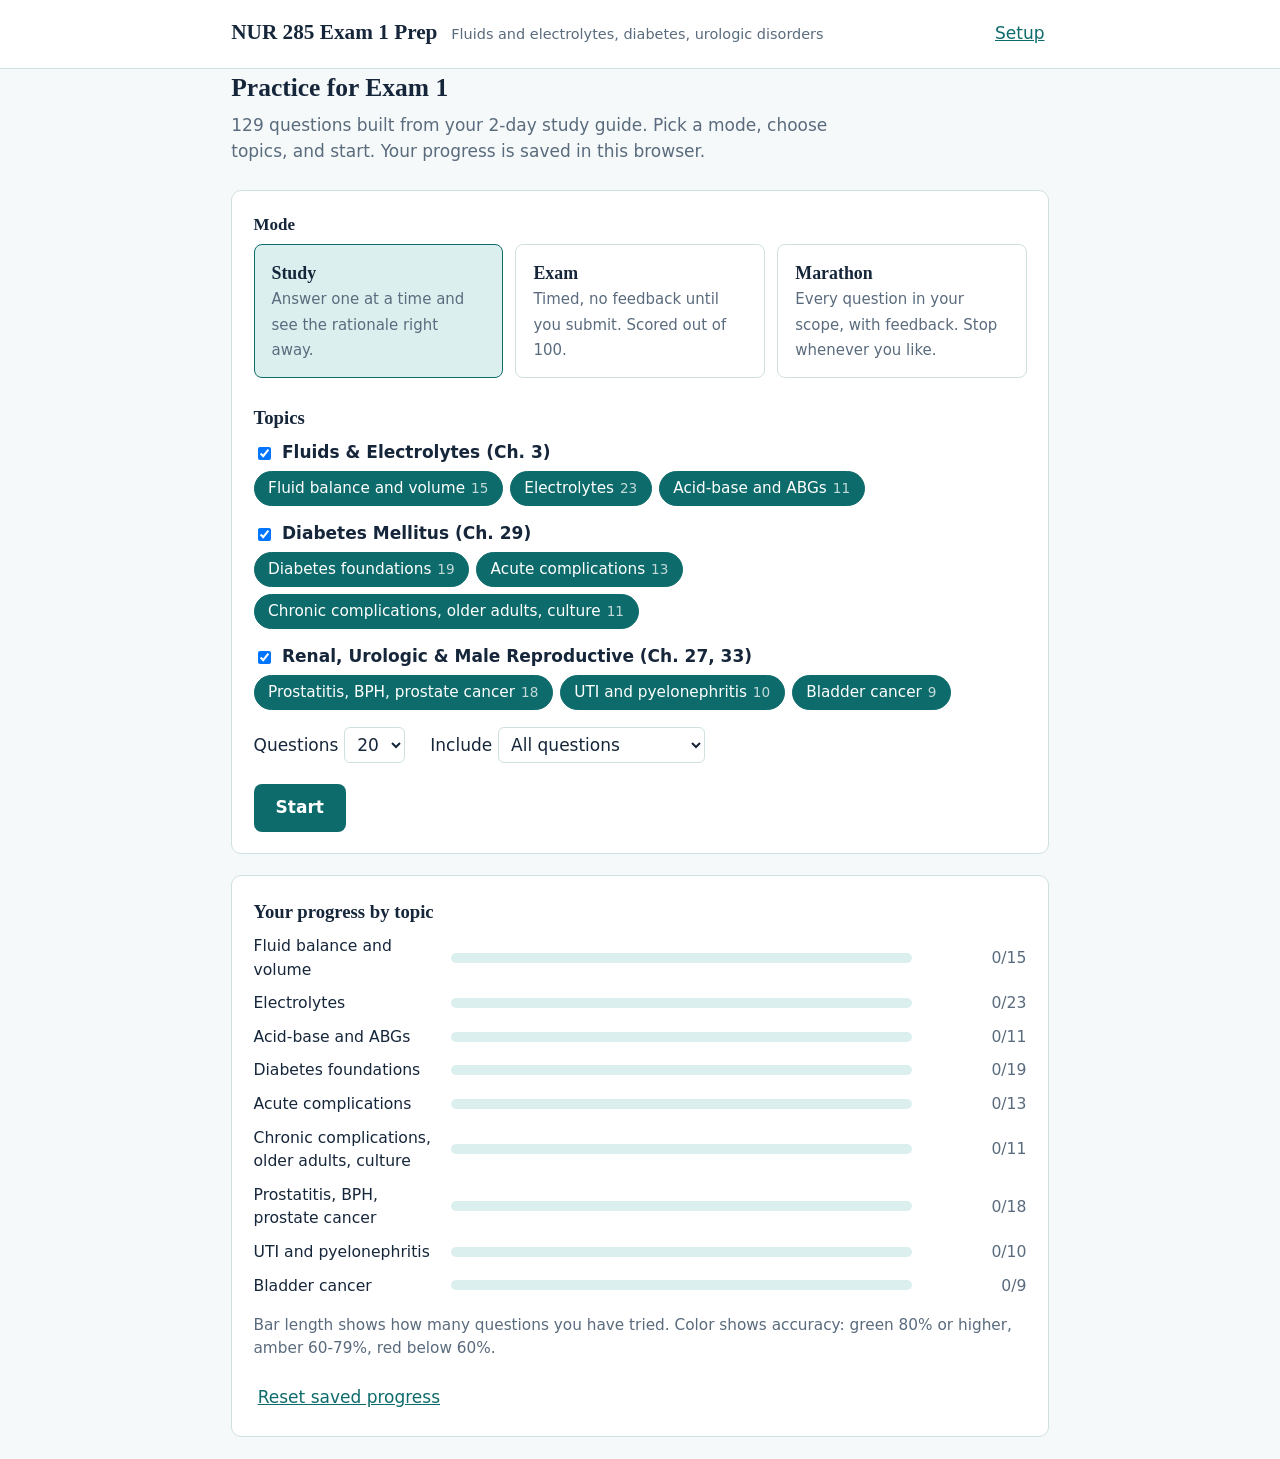
<file: NUR285-Exam1-Prep.html>
<!DOCTYPE html>
<html lang="en">
<head>
  <meta charset="utf-8">
  <meta name="viewport" content="width=device-width, initial-scale=1">
  <title>NUR 285 Exam 1 Prep</title>
  <meta name="description" content="Practice questions for NUR 285 Exam 1: fluids and electrolytes, diabetes mellitus, and renal, urologic, and male reproductive disorders.">
  <style>
:root {
  --ink: #16263a;
  --muted: #5a6b7d;
  --paper: #f5f9f9;
  --card: #ffffff;
  --line: #cfe0e0;
  --teal: #0e6b6b;
  --teal-deep: #0a4f4f;
  --teal-soft: #dcefef;
  --right: #2b7a4b;
  --right-soft: #e1f2e8;
  --wrong: #b3412a;
  --wrong-soft: #f8e4de;
  --amber: #b7791f;
  --focus: #1d4ed8;
  --serif: Charter, "Bitstream Charter", "Sitka Text", Cambria, Georgia, serif;
  --sans: system-ui, -apple-system, "Segoe UI", Roboto, "Helvetica Neue", Arial, sans-serif;
}

@media (prefers-color-scheme: dark) {
  :root {
    --ink: #e6eef3;
    --muted: #9db0bf;
    --paper: #0f1a24;
    --card: #162433;
    --line: #28404f;
    --teal: #4fc3c3;
    --teal-deep: #7bd9d9;
    --teal-soft: #17353d;
    --right: #66c48a;
    --right-soft: #17332560;
    --wrong: #f08c75;
    --wrong-soft: #3b2420;
    --amber: #e5b25d;
    --focus: #8fb4ff;
  }
}

* { box-sizing: border-box; }
html { font-size: 17px; }
body {
  margin: 0;
  background: var(--paper);
  color: var(--ink);
  font-family: var(--sans);
  line-height: 1.5;
}

:focus-visible { outline: 3px solid var(--focus); outline-offset: 2px; }
button { font: inherit; color: inherit; }

.wrap { max-width: 860px; margin: 0 auto; padding: 0 1.25rem; }

/* ----- header ----- */
.top { border-bottom: 1px solid var(--line); background: var(--card); }
.top .wrap { display: flex; align-items: baseline; justify-content: space-between; gap: 1rem; padding-top: 1rem; padding-bottom: 1rem; }
.brand { font-family: var(--serif); font-size: 1.25rem; font-weight: 700; margin: 0; }
.brand small { font-family: var(--sans); font-weight: 400; color: var(--muted); font-size: 0.85rem; margin-left: 0.5rem; }
.linkbtn { background: none; border: 0; color: var(--teal); text-decoration: underline; cursor: pointer; padding: 0.25rem; }

main { padding: 1.75rem 0 4rem; }
h2 { font-family: var(--serif); font-size: 1.5rem; margin: 0 0 0.35rem; }
h3 { font-family: var(--serif); font-size: 1.1rem; margin: 1.5rem 0 0.5rem; }
.lede { color: var(--muted); margin: 0 0 1.5rem; max-width: 60ch; }

/* ----- panels ----- */
.panel { background: var(--card); border: 1px solid var(--line); border-radius: 10px; padding: 1.25rem; margin-bottom: 1.25rem; }
.panel > h3:first-child { margin-top: 0; }

.modes { display: grid; grid-template-columns: repeat(3, 1fr); gap: 0.75rem; }
.mode { position: relative; display: block; border: 1.5px solid var(--line); border-radius: 8px; padding: 0.85rem 1rem; cursor: pointer; background: var(--card); }
.mode input { position: absolute; opacity: 0; inset: 0; cursor: pointer; }
.mode strong { display: block; font-family: var(--serif); font-size: 1.05rem; }
.mode span { color: var(--muted); font-size: 0.88rem; }
.mode:has(input:checked) { border-color: var(--teal); background: var(--teal-soft); }
.mode:has(input:focus-visible) { outline: 3px solid var(--focus); outline-offset: 2px; }

fieldset { border: 0; padding: 0; margin: 0; }
legend { font-family: var(--serif); font-weight: 700; margin-bottom: 0.4rem; padding: 0; }
.chapter { margin: 0 0 0.9rem; }
.chapter-head { display: flex; align-items: center; gap: 0.5rem; font-weight: 600; margin-bottom: 0.3rem; }
.topics { display: flex; flex-wrap: wrap; gap: 0.4rem; }
.chip { position: relative; display: inline-flex; align-items: center; gap: 0.35rem; border: 1px solid var(--line); border-radius: 999px; padding: 0.3rem 0.8rem; font-size: 0.9rem; cursor: pointer; background: var(--card); }
.chip input { position: absolute; opacity: 0; inset: 0; cursor: pointer; }
.chip:has(input:checked) { background: var(--teal); color: #fff; border-color: var(--teal); }
@media (prefers-color-scheme: dark) { .chip:has(input:checked) { color: #0b1620; } }
.chip:has(input:focus-visible) { outline: 3px solid var(--focus); outline-offset: 2px; }
.chip em { font-style: normal; opacity: 0.75; font-size: 0.8rem; }

.row { display: flex; flex-wrap: wrap; gap: 1rem 1.5rem; align-items: center; margin-top: 1rem; }
select { font: inherit; padding: 0.35rem 0.5rem; border: 1px solid var(--line); border-radius: 6px; background: var(--card); color: var(--ink); }
.check { display: inline-flex; align-items: center; gap: 0.4rem; }

.btn { background: var(--teal); color: #fff; border: 0; border-radius: 8px; padding: 0.65rem 1.3rem; font-weight: 600; cursor: pointer; }
@media (prefers-color-scheme: dark) { .btn { color: #0b1620; } }
.btn:hover { background: var(--teal-deep); }
@media (prefers-color-scheme: dark) { .btn:hover { color: #0b1620; } }
.btn.ghost { background: transparent; color: var(--teal); border: 1.5px solid var(--teal); }
.btn.ghost:hover { background: var(--teal-soft); }
.btn[disabled] { opacity: 0.45; cursor: not-allowed; }
.actions { display: flex; flex-wrap: wrap; gap: 0.6rem; margin-top: 1.25rem; align-items: center; }
.spacer { flex: 1; }

/* ----- progress by topic ----- */
.bars { display: grid; gap: 0.6rem; }
.bar-row { display: grid; grid-template-columns: minmax(150px, 1.2fr) 3fr auto; gap: 0.75rem; align-items: center; font-size: 0.92rem; }
.bar { height: 10px; background: var(--teal-soft); border-radius: 999px; overflow: hidden; }
.bar i { display: block; height: 100%; background: var(--teal); }
.bar i.low { background: var(--wrong); }
.bar i.mid { background: var(--amber); }
.bar i.hi { background: var(--right); }
.num { color: var(--muted); font-variant-numeric: tabular-nums; min-width: 6.5em; text-align: right; }

/* ----- rhythm strip (progress) ----- */
.strip { display: flex; align-items: flex-end; gap: 0; margin: 0 0 1.25rem; overflow-x: auto; padding-bottom: 4px; }
.beat { flex: 0 0 auto; width: 28px; height: 30px; padding: 0; background: none; border: 0; cursor: pointer; }
.beat svg { display: block; width: 100%; height: 100%; }
.beat path { fill: none; stroke: var(--line); stroke-width: 2; stroke-linejoin: round; stroke-linecap: round; }
.beat.seen path { stroke: var(--teal); }
.beat.right path { stroke: var(--right); }
.beat.wrong path { stroke: var(--wrong); }
.beat.flagged path { stroke-dasharray: 3 2; }
.beat.current { background: var(--teal-soft); border-radius: 4px; }
.plainbar { height: 8px; background: var(--teal-soft); border-radius: 999px; overflow: hidden; margin: 0 0 1.25rem; }
.plainbar i { display: block; height: 100%; background: var(--teal); }

/* ----- question ----- */
.meta { display: flex; flex-wrap: wrap; gap: 0.5rem 1rem; align-items: center; color: var(--muted); font-size: 0.88rem; margin-bottom: 0.6rem; }
.tag { background: var(--teal-soft); color: var(--teal-deep); border-radius: 4px; padding: 0.1rem 0.5rem; }
.timer { margin-left: auto; font-variant-numeric: tabular-nums; font-weight: 600; color: var(--ink); }
.timer.low { color: var(--wrong); }
.stem { font-family: var(--serif); font-size: 1.2rem; line-height: 1.45; margin: 0 0 1rem; max-width: 62ch; }
.hint { color: var(--muted); font-size: 0.9rem; margin: -0.5rem 0 0.9rem; }
.bars + .hint { margin: 1rem 0 0; }

.opts { display: grid; gap: 0.5rem; margin: 0; padding: 0; list-style: none; }
.opt { position: relative; display: flex; gap: 0.75rem; align-items: flex-start; border: 1.5px solid var(--line); border-radius: 8px; padding: 0.7rem 0.9rem; background: var(--card); cursor: pointer; }
.opt input { margin-top: 0.3rem; accent-color: var(--teal); }
.opt:has(input:checked) { border-color: var(--teal); background: var(--teal-soft); }
.opt:has(input:focus-visible) { outline: 3px solid var(--focus); outline-offset: 2px; }
.opt.right, .opt.right:has(input:checked) { border-color: var(--right); background: var(--right-soft); }
.opt.wrong, .opt.wrong:has(input:checked) { border-color: var(--wrong); background: var(--wrong-soft); }
.opt.missed { border-style: dashed; border-color: var(--right); }
.locked .opt { cursor: default; }
.mark { margin-left: auto; font-size: 0.82rem; font-weight: 600; white-space: nowrap; }
.right .mark { color: var(--right); }
.wrong .mark { color: var(--wrong); }
.missed .mark { color: var(--right); }

.fill { width: 100%; max-width: 24rem; font: inherit; padding: 0.6rem 0.75rem; border: 1.5px solid var(--line); border-radius: 8px; background: var(--card); color: var(--ink); }
.fill.right { border-color: var(--right); background: var(--right-soft); }
.fill.wrong { border-color: var(--wrong); background: var(--wrong-soft); }

.seq { display: grid; gap: 0.5rem; margin: 0; padding: 0; list-style: none; }
.seq li { display: flex; align-items: center; gap: 0.6rem; border: 1.5px solid var(--line); border-radius: 8px; padding: 0.55rem 0.75rem; background: var(--card); }
.seq .pos { font-weight: 700; color: var(--teal); min-width: 1.4em; }
.seq .txt { flex: 1; }
.seq button { border: 1px solid var(--line); background: var(--card); border-radius: 6px; width: 2rem; height: 2rem; cursor: pointer; }
.seq button[disabled] { opacity: 0.35; cursor: not-allowed; }
.seq li.right { border-color: var(--right); background: var(--right-soft); }
.seq li.wrong { border-color: var(--wrong); background: var(--wrong-soft); }

.feedback { margin-top: 1.1rem; border-left: 4px solid var(--teal); background: var(--teal-soft); padding: 0.8rem 1rem; border-radius: 0 8px 8px 0; }
.feedback.right { border-color: var(--right); background: var(--right-soft); }
.feedback.wrong { border-color: var(--wrong); background: var(--wrong-soft); }
.feedback strong { display: block; margin-bottom: 0.25rem; }
.feedback p { margin: 0.25rem 0 0; }
.feedback .ref { color: var(--muted); font-size: 0.88rem; }

/* ----- results ----- */
.score { display: flex; flex-wrap: wrap; align-items: baseline; gap: 0.5rem 1.25rem; margin-bottom: 0.5rem; }
.score .big { font-family: var(--serif); font-size: 2.6rem; font-weight: 700; line-height: 1; }
.review { display: grid; gap: 0.75rem; margin-top: 1rem; }
.review details { border: 1px solid var(--line); border-radius: 8px; background: var(--card); }
.review summary { cursor: pointer; padding: 0.7rem 0.9rem; display: flex; gap: 0.6rem; align-items: baseline; }
.review summary .ok { color: var(--right); font-weight: 700; }
.review summary .no { color: var(--wrong); font-weight: 700; }
.review .body { padding: 0 0.9rem 0.9rem; }
.review .body p { margin: 0.35rem 0; }
.empty { color: var(--muted); }

@media (max-width: 640px) {
  html { font-size: 16px; }
  .modes { grid-template-columns: 1fr; }
  .bar-row { grid-template-columns: 1fr; gap: 0.2rem; }
  .num { text-align: left; }
  .stem { font-size: 1.12rem; }
}

@media (prefers-reduced-motion: no-preference) {
  .bar i, .plainbar i { transition: width 0.4s ease; }
}

</style>
</head>
<body>
  <header class="top">
    <div class="wrap">
      <h1 class="brand">NUR 285 Exam 1 Prep <small>Fluids and electrolytes, diabetes, urologic disorders</small></h1>
      <button type="button" class="linkbtn" id="homeLink">Setup</button>
    </div>
  </header>
  <main class="wrap" id="app" tabindex="-1">
    <noscript>This practice app needs JavaScript turned on.</noscript>
  </main>
  <script>
/* NUR 285 Exam 1 question bank
 * Built from the "NUR 285 Exam 1: 2-Day Complete Study Guide".
 * Question types: mc (one answer), sata (select all), fill (short answer), order (sequence).
 * Items the guide marks [+] come from standard references, not the lecture slides.
 *
 * To add a question, append a line below using one of the helpers:
 *   mc(topicId, stem, [options], correctIndex, rationale)
 *   sata(topicId, stem, [options], [correctIndexes], rationale)
 *   fill(topicId, stem, [acceptedAnswers], rationale)
 *   order(topicId, stem, [itemsInCorrectOrder], rationale)
 * Progress is keyed to a hash of the stem, so editing a stem resets that question's history.
 */
(function () {
  "use strict";

  window.CHAPTERS = {
    fe: "Fluids & Electrolytes (Ch. 3)",
    dm: "Diabetes Mellitus (Ch. 29)",
    gu: "Renal, Urologic & Male Reproductive (Ch. 27, 33)"
  };

  window.TOPICS = [
    { id: "fluid", label: "Fluid balance and volume", chapter: "fe", ref: "Session 1A" },
    { id: "lytes", label: "Electrolytes", chapter: "fe", ref: "Session 1B" },
    { id: "acidbase", label: "Acid-base and ABGs", chapter: "fe", ref: "Session 1C" },
    { id: "dm-core", label: "Diabetes foundations", chapter: "dm", ref: "Session 1D" },
    { id: "dm-acute", label: "Acute complications", chapter: "dm", ref: "Session 2A" },
    { id: "dm-chronic", label: "Chronic complications, older adults, culture", chapter: "dm", ref: "Session 2B" },
    { id: "prostate", label: "Prostatitis, BPH, prostate cancer", chapter: "gu", ref: "Session 2C" },
    { id: "uti", label: "UTI and pyelonephritis", chapter: "gu", ref: "Session 2C" },
    { id: "bladder", label: "Bladder cancer", chapter: "gu", ref: "Session 2C" }
  ];

  var Q = [];
  function hash(s) {
    var h = 5381;
    for (var i = 0; i < s.length; i++) { h = ((h << 5) + h + s.charCodeAt(i)) | 0; }
    return "q" + (h >>> 0).toString(36);
  }
  function add(type, topic, q, opts, a, why) {
    Q.push({ id: hash(topic + q), type: type, topic: topic, q: q, opts: opts, a: a, why: why });
  }
  function mc(t, q, o, a, w) { add("mc", t, q, o, a, w); }
  function sata(t, q, o, a, w) { add("sata", t, q, o, a, w); }
  function fill(t, q, acc, w) { add("fill", t, q, null, acc, w); }
  function order(t, q, items, w) { add("order", t, q, items, null, w); }

  /* ---------- FLUID BALANCE AND VOLUME (1A) ---------- */
  mc("fluid", "Which hormone is released when the atria are stretched by excess volume and makes the kidneys excrete sodium and water?",
    ["Antidiuretic hormone (ADH)", "Aldosterone", "Atrial natriuretic peptide (ANP)", "Renin"], 2,
    "ANP is released with volume excess and opposes RAAS by promoting sodium and water loss.");
  order("fluid", "Place the RAAS response to low renal perfusion in order.",
    ["Kidneys sense low perfusion and release renin", "Renin leads to formation of angiotensin II", "Angiotensin II causes vasoconstriction and triggers aldosterone release", "Aldosterone makes the kidneys retain sodium and water"],
    "RAAS runs renin, then angiotensin II, then aldosterone, then sodium and water retention, which raises volume and pressure.");
  mc("fluid", "A cell is placed in a hypertonic solution. What happens to the cell?",
    ["It swells and may burst", "It shrinks as water moves out", "It stays the same size", "It pumps in sodium"], 1,
    "Hypertonic fluid has more solute, so water follows salt out of the cell and the cell shrinks.");
  mc("fluid", "A patient with ascites has fluid trapped in the peritoneal cavity that cannot easily return to the circulation. This is:",
    ["First spacing", "Second spacing", "Third spacing", "Insensible loss"], 2,
    "Third spacing traps fluid where it is unavailable to the circulation (ascites, burns, effusions, obstruction).");
  mc("fluid", "Which finding is the most common sign of fluid volume excess?",
    ["Weight gain", "Flat neck veins", "Postural hypotension", "Poor skin turgor"], 0,
    "Rapid weight gain reflects retained fluid and is the most common sign of hypervolemia.");
  sata("fluid", "Which findings are consistent with hypovolemia? Select all that apply.",
    ["Flat neck veins", "Postural hypotension", "High urine specific gravity", "Crackles in the lungs", "Weak, rapid pulse", "Peripheral edema"], [0, 1, 2, 4],
    "Hypovolemia shows flat neck veins, postural hypotension, concentrated urine, and a weak rapid pulse. Crackles and edema point to overload.");
  sata("fluid", "Which findings indicate fluid volume excess? Select all that apply.",
    ["Distended neck veins", "Crackles", "Weight gain", "S3 heart sound", "Dry mucous membranes", "High urine specific gravity"], [0, 1, 2, 3],
    "Overload shows distended neck veins, crackles, weight gain, and S3. Dry membranes and high specific gravity indicate dehydration.");
  mc("fluid", "A patient with vomiting and diarrhea has severe hypovolemia. Which IV fluid does the nurse expect?",
    ["0.9% sodium chloride", "3% sodium chloride", "0.45% sodium chloride", "Dextrose 10% in water"], 0,
    "Severe hypovolemia is treated with isotonic fluid (0.9% NaCl or lactated Ringer's) to expand the ECF.");
  mc("fluid", "Which IV fluid is hypotonic and used to treat hypernatremia?",
    ["0.9% sodium chloride", "Lactated Ringer's", "0.45% sodium chloride", "3% sodium chloride"], 2,
    "0.45% NaCl is hypotonic and moves water into cells, lowering serum sodium.");
  mc("fluid", "A patient is receiving 3% sodium chloride. Which complication should the nurse monitor for most closely?",
    ["Pulmonary edema", "Dehydration", "Hypokalemia", "Hypocalcemia"], 0,
    "Hypertonic saline pulls water into the vascular space, so it is given slowly with monitoring for fluid overload and pulmonary edema.");
  mc("fluid", "Which action best evaluates fluid balance in a patient with heart failure?",
    ["Daily weights at the same time on the same scale", "Checking skin turgor on the forearm", "Recording intake only", "Measuring temperature every shift"], 0,
    "Daily weights are the most reliable bedside measure of fluid gain or loss, along with strict I&O.");
  mc("fluid", "Which assessment is least reliable for evaluating hydration in an older adult?",
    ["Skin turgor", "Mucous membranes", "Daily weight", "Mental status"], 0,
    "Older adults lose skin elasticity, so turgor is unreliable. Use mucous membranes, weight, I&O, and mental status.");
  mc("fluid", "Which organ is the primary regulator of fluid and electrolyte balance?",
    ["Lungs", "Kidneys", "Liver", "Heart"], 1, "The kidneys are the primary regulators.");
  mc("fluid", "The sodium-potassium pump moves sodium out of the cell and potassium in using ATP. This is:",
    ["Osmosis", "Simple diffusion", "Active transport", "Filtration"], 2,
    "Active transport moves solutes against their gradient and requires energy.");
  fill("fluid", "A dehydrated patient will have urine specific gravity that is (high or low)?",
    ["high", "increased", "elevated"], "Dehydration concentrates urine, so specific gravity, BUN, and hematocrit rise.");

  /* ---------- ELECTROLYTES (1B) ---------- */
  fill("lytes", "What is the normal serum sodium range (mEq/L)?", ["135-145", "135 to 145"], "Normal sodium is 135-145 mEq/L.");
  fill("lytes", "What is the normal serum potassium range (mEq/L)?", ["3.5-5", "3.5-5.0", "3.5 to 5", "3.5 to 5.0"], "Normal potassium is 3.5-5.0 mEq/L.");
  fill("lytes", "What is the normal serum magnesium range (mEq/L)?", ["1.3-2.1", "1.3 to 2.1"], "Normal magnesium is 1.3-2.1 mEq/L.");
  sata("lytes", "A patient with SIADH has a sodium of 126 mEq/L. Which nursing actions are appropriate? Select all that apply.",
    ["Restrict fluids as ordered", "Perform frequent neurologic checks", "Weigh the patient daily", "Encourage large amounts of water", "Monitor strict intake and output"], [0, 1, 2, 4],
    "Hyponatremia from water excess needs fluid restriction, neuro checks, daily weights, and I&O. Extra water worsens dilution.");
  mc("lytes", "A patient with sodium 158 mEq/L is confused. Which finding is expected?",
    ["Dry, sticky mucous membranes", "Moist crackles", "Hyperreflexia and tetany", "Peripheral edema"], 0,
    "Hypernatremia causes dry, sticky membranes and neurologic changes from water shifting out of brain cells.");
  mc("lytes", "A patient has K+ 6.4 mEq/L with peaked T waves and a widened QRS. Which medication does the nurse expect first to protect the heart?",
    ["IV calcium gluconate", "Sodium polystyrene sulfonate", "Furosemide", "Potassium chloride"], 0,
    "Calcium gluconate stabilizes the myocardium but does not lower potassium. Binders, diuretics, and dialysis remove K+ afterward.");
  sata("lytes", "Which treatments shift potassium into cells in hyperkalemia? Select all that apply.",
    ["Regular insulin with dextrose", "Albuterol", "Sodium bicarbonate", "Sodium polystyrene sulfonate", "Hemodialysis"], [0, 1, 2],
    "Insulin, beta-2 agonists, and bicarbonate shift K+ into cells. Kayexalate and dialysis remove it from the body.");
  mc("lytes", "Which ECG finding is associated with hypokalemia?",
    ["Tall peaked T waves", "Flattened T waves with a U wave", "Shortened QT interval", "Prolonged PR with peaked T waves"], 1,
    "Hypokalemia flattens the T wave and produces a U wave. Peaked T waves indicate hyperkalemia.");
  mc("lytes", "Which instruction is correct for giving IV potassium chloride?",
    ["Give by IV push over 1 minute", "Dilute it and infuse with a pump", "Give undiluted through a peripheral line", "Mix it with insulin in the syringe"], 1,
    "Potassium is never given IV push. It must be diluted and infused slowly, with a pump and cardiac monitoring.");
  mc("lytes", "Tapping the facial nerve in front of the ear makes a patient's lip twitch. This is a positive Chvostek sign and suggests:",
    ["Hypercalcemia", "Hypocalcemia", "Hyperkalemia", "Hypernatremia"], 1,
    "Chvostek (face) and Trousseau (BP cuff) signs indicate neuromuscular excitability from hypocalcemia.");
  mc("lytes", "Which patient is at highest risk for hypocalcemia?",
    ["Hypoparathyroidism after thyroid surgery", "Malignancy with bone destruction", "Prolonged thiazide use", "Hyperparathyroidism"], 0,
    "Hypoparathyroidism lowers PTH and calcium. The other options cause hypercalcemia.");
  mc("lytes", "A patient with calcium 7.2 mg/dL reports tingling around the mouth. Which action is the priority?",
    ["Initiate seizure precautions", "Restrict fluids", "Encourage weight-bearing exercise only", "Offer a high-fiber snack"], 0,
    "Hypocalcemia increases excitability and risks tetany, laryngospasm, and seizures, so protect the patient and monitor the airway.");
  sata("lytes", "Which findings are consistent with hypercalcemia? Select all that apply.",
    ["Constipation", "Polyuria", "Kidney stones", "Lethargy", "Tetany", "Hyperreflexia"], [0, 1, 2, 3],
    "Hypercalcemia slows function (stones, bones, groans). Tetany and hyperreflexia belong to hypocalcemia.");
  mc("lytes", "What daily fluid intake is encouraged for a patient with hypercalcemia (unless contraindicated)?",
    ["3000-4000 mL", "500 mL", "1000 mL", "1500 mL only with meals"], 0,
    "Hydration promotes calcium excretion. Mobility is also encouraged.");
  mc("lytes", "A patient is receiving IV magnesium sulfate. Which assessments are the priority?",
    ["Deep tendon reflexes and respiratory rate", "Bowel sounds and skin turgor", "Pupil response and temperature", "Capillary refill and urine color"], 0,
    "Loss of reflexes and respiratory depression are early warnings of magnesium toxicity.");
  mc("lytes", "Which medication reverses the cardiac and respiratory effects of hypermagnesemia?",
    ["Calcium gluconate", "Sodium bicarbonate", "Magnesium sulfate", "Insulin"], 0,
    "IV calcium gluconate is the antagonist for hypermagnesemia.");
  sata("lytes", "Which factors can cause hypomagnesemia? Select all that apply.",
    ["Chronic alcoholism", "Uncontrolled diabetes", "Prolonged GI losses", "Renal failure", "Overuse of magnesium-containing antacids"], [0, 1, 2],
    "Hypomagnesemia comes from poor intake or losses. Renal failure and magnesium antacids raise magnesium.");
  mc("lytes", "A patient with chronic kidney disease has phosphate 7.2 mg/dL. Which finding is expected?",
    ["Tetany and paresthesia from low calcium", "Constipation and kidney stones from high calcium", "Polyuria", "Bradycardia"], 0,
    "Phosphate and calcium are inverse. High phosphate lowers calcium, causing tetany and paresthesia.");
  mc("lytes", "What is the most common cause of hyperphosphatemia?",
    ["Renal failure", "Alcoholism", "Refeeding syndrome", "Hyperparathyroidism"], 0,
    "Failing kidneys cannot excrete phosphate.");
  mc("lytes", "Which condition increases the risk of hypophosphatemia?",
    ["Refeeding after starvation", "Tumor lysis syndrome", "Renal failure", "Hypoparathyroidism"], 0,
    "Refeeding, alcoholism, malnutrition, and DKA treatment lower phosphate. The others raise it.");
  mc("lytes", "Which teaching is correct for a patient with hyperphosphatemia who takes phosphate binders?",
    ["Take binders with meals and limit phosphate-rich foods", "Take binders at bedtime only", "Increase dairy intake", "Stop binders when symptoms resolve"], 0,
    "Binders work when taken with meals, alongside dietary phosphate restriction.");
  mc("lytes", "Which patient is at greatest risk for hypokalemia?",
    ["A patient on furosemide with vomiting", "A patient with a crush injury", "A patient with renal failure", "A patient taking potassium supplements"], 0,
    "Diuretics and GI losses deplete potassium. Crush injury and renal failure raise it.");
  mc("lytes", "Which teaching is appropriate for a patient with hyperkalemia?",
    ["Avoid salt substitutes that contain potassium", "Use salt substitutes freely", "Eat extra bananas", "Drink orange juice daily"], 0,
    "Salt substitutes are often potassium chloride. Teach avoidance of potassium-rich foods.");

  /* ---------- ACID-BASE (1C) ---------- */
  mc("acidbase", "ABG: pH 7.30, PaCO2 52, HCO3 24. Which is the interpretation?",
    ["Respiratory acidosis", "Respiratory alkalosis", "Metabolic acidosis", "Metabolic alkalosis"], 0,
    "Low pH with high CO2 and normal HCO3 is uncompensated respiratory acidosis.");
  mc("acidbase", "ABG: pH 7.48, PaCO2 30, HCO3 23. Which is the interpretation?",
    ["Respiratory acidosis", "Respiratory alkalosis", "Metabolic acidosis", "Metabolic alkalosis"], 1,
    "High pH with low CO2 is respiratory alkalosis.");
  mc("acidbase", "ABG: pH 7.28, PaCO2 38, HCO3 16. Which is the interpretation?",
    ["Respiratory acidosis", "Respiratory alkalosis", "Metabolic acidosis", "Metabolic alkalosis"], 2,
    "Low pH with low HCO3 and normal CO2 is metabolic acidosis (such as DKA).");
  mc("acidbase", "ABG: pH 7.50, PaCO2 40, HCO3 32. Which is the interpretation?",
    ["Respiratory acidosis", "Respiratory alkalosis", "Metabolic acidosis", "Metabolic alkalosis"], 3,
    "High pH with high HCO3 and normal CO2 is metabolic alkalosis.");
  mc("acidbase", "ABG: pH 7.36, PaCO2 52, HCO3 31. Which is the interpretation?",
    ["Uncompensated respiratory acidosis", "Fully compensated respiratory acidosis", "Metabolic alkalosis", "Normal ABG"], 1,
    "The pH is near normal on the acid side, CO2 is high (cause), and HCO3 is high (kidney compensation).");
  mc("acidbase", "A patient in DKA has deep, rapid respirations. Which best explains this?",
    ["The lungs are blowing off CO2 to compensate for metabolic acidosis", "Respiratory alkalosis from anxiety", "The kidneys are retaining bicarbonate", "Hypoventilation from sedation"], 0,
    "Kussmaul respirations are respiratory compensation for metabolic acidosis.");
  mc("acidbase", "Which condition most likely causes metabolic alkalosis?",
    ["Prolonged nasogastric suction", "Severe diarrhea", "Diabetic ketoacidosis", "COPD exacerbation"], 0,
    "Vomiting and NG suction remove stomach acid, producing metabolic alkalosis.");
  mc("acidbase", "Which findings are most consistent with respiratory acidosis?",
    ["Headache, drowsiness, and confusion", "Tingling and tetany", "Kussmaul respirations", "Muscle cramps with hypokalemia"], 0,
    "Retained CO2 depresses the CNS. Tingling and tetany suggest alkalosis.");
  mc("acidbase", "A patient is hyperventilating from panic with perioral tingling. Which acid-base disturbance is likely?",
    ["Respiratory alkalosis", "Respiratory acidosis", "Metabolic acidosis", "Metabolic alkalosis"], 0,
    "Hyperventilation blows off CO2, raising pH and causing paresthesia and tetany.");
  mc("acidbase", "In respiratory acid-base disorders (ROME), pH and PaCO2 move in what relationship?",
    ["Opposite directions", "The same direction", "Independent of each other", "Only HCO3 matters"], 0,
    "ROME: Respiratory = Opposite; Metabolic = Equal (pH and HCO3 move together).");
  fill("acidbase", "What is the normal arterial pH range?", ["7.35-7.45", "7.35 to 7.45"], "Normal pH is 7.35-7.45.");

  /* ---------- DIABETES FOUNDATIONS (1D) ---------- */
  mc("dm-core", "Which process best describes type 1 diabetes?",
    ["Autoimmune destruction of pancreatic beta cells", "Insulin resistance with some insulin production", "Excess glucagon secretion", "Pancreatic infection"], 0,
    "Type 1 results from autoimmune beta-cell destruction. Type 2 is insulin resistance plus impaired secretion.");
  sata("dm-core", "Which are risk factors for type 2 diabetes? Select all that apply.",
    ["BMI of 25 or higher", "Age 45 or older", "Family history of diabetes", "Sedentary lifestyle", "Autoimmune beta-cell destruction", "Metabolic syndrome"], [0, 1, 2, 3, 5],
    "Autoimmune destruction is the cause of type 1, not a type 2 risk factor.");
  mc("dm-core", "A patient has rapid onset of polyuria, weight loss, and fruity breath. Which presentation best fits?",
    ["Type 1 diabetes, possibly in DKA", "Type 2 diabetes with HHNS", "Gestational diabetes", "Diabetes insipidus"], 0,
    "Type 1 often appears rapidly and is frequently first diagnosed in DKA.");
  mc("dm-core", "According to the lecture, which fasting plasma glucose is diagnostic of diabetes?",
    [">126 mg/dL", ">100 mg/dL", ">110 mg/dL", ">140 mg/dL"], 0,
    "Diagnostic values: FPG >126, random >200 with symptoms, 2-hr OGTT 200 or higher, A1C 7% or higher (lecture value).");
  mc("dm-core", "The A1C test reflects average blood glucose over about:",
    ["2-3 months", "24 hours", "1 week", "1 year"], 0, "A1C reflects glycemic control over 2-3 months.");
  mc("dm-core", "How long should metformin be held before a procedure with contrast dye?",
    ["At least 48 hours", "12 hours", "2 hours", "It does not need to be held"], 0,
    "Metformin is held at least 48 hours around contrast because of kidney risk. It is also avoided in renal impairment.");
  mc("dm-core", "What is the most common side effect of the sulfonylurea glipizide?",
    ["Hypoglycemia", "Lactic acidosis", "Genital yeast infection", "Constipation"], 0,
    "Sulfonylureas stimulate beta cells to release insulin, so hypoglycemia is the main risk.");
  mc("dm-core", "Metformin lowers blood glucose primarily by:",
    ["Decreasing glucose production by the liver", "Stimulating beta cells to release insulin", "Blocking starch absorption in the gut", "Making the kidneys excrete glucose"], 0,
    "Biguanides reduce hepatic glucose production and improve insulin sensitivity.");
  mc("dm-core", "Which adverse effect should the nurse teach about for a patient starting an SGLT2 inhibitor?",
    ["Genital yeast infections and urinary tract infections", "Hypoglycemia from beta-cell stimulation", "Lactic acidosis", "Gas and bloating after meals"], 0,
    "SGLT2 inhibitors cause glucosuria, raising infection and dehydration risk. [+]");
  mc("dm-core", "Which insulin can be given intravenously?",
    ["Regular", "NPH", "Glargine", "Detemir"], 0, "Regular insulin is the only insulin given IV.");
  mc("dm-core", "When mixing regular and NPH insulin in one syringe, the nurse should:",
    ["Draw up regular (clear) first, then NPH (cloudy)", "Draw up NPH first, then regular", "Add glargine to the mix", "Shake the vials vigorously"], 0,
    "Clear before cloudy prevents contaminating the regular insulin vial. [+]");
  mc("dm-core", "NPH insulin has its peak action and highest hypoglycemia risk at about:",
    ["4-12 hours after injection", "10-30 minutes", "Immediately", "24 hours with no peak"], 0,
    "NPH is intermediate-acting (onset 1-2 hr, peak 4-12 hr, duration 14-24 hr). [+] Check your textbook table.");
  mc("dm-core", "A patient has high fasting glucose, and the 3 AM glucose is 48 mg/dL. This suggests:",
    ["Somogyi effect", "Dawn phenomenon", "Diabetic ketoacidosis", "Insulin allergy"], 0,
    "Nighttime hypoglycemia triggers counterregulatory hormones and rebound morning hyperglycemia (Somogyi).");
  mc("dm-core", "The dawn phenomenon is caused by:",
    ["A nighttime surge of growth hormone", "A counterregulatory response to hypoglycemia", "A missed evening dose", "Alcohol intake"], 0,
    "Dawn phenomenon: glucose is normal at 3 AM and rises toward morning due to growth hormone.");
  mc("dm-core", "Which nutrient has the greatest and fastest effect on blood glucose?",
    ["Carbohydrates", "Protein", "Fat", "Water"], 0, "Carbohydrates are digested quickly and have the greatest effect.");
  sata("dm-core", "Which are goals of nutritional therapy in diabetes? Select all that apply.",
    ["Maintain healthy blood glucose", "Achieve normal lipids and blood pressure", "Prevent or slow complications", "Maintain the pleasure of eating", "Eliminate all carbohydrates"], [0, 1, 2, 3],
    "Plans are individualized and balanced. Eliminating all carbohydrates is not a goal.");
  mc("dm-core", "A patient develops hard lumps at insulin injection sites. What is the priority teaching?",
    ["Rotate injection sites", "Inject directly into the lumps for better absorption", "Stop insulin", "Use a smaller dose"], 0,
    "Lipodystrophy results from repeated injections at the same site.");
  mc("dm-core", "Inhaled insulin (Afrezza) is contraindicated in patients with:",
    ["Chronic lung disease such as asthma or COPD", "Type 2 diabetes", "Hypertension", "Obesity"], 0,
    "Afrezza is not for DKA or chronic lung disease and is used with longer-acting insulin.");
  fill("dm-core", "Hypoglycemia is defined as a blood glucose below what value (mg/dL)?", ["70", "<70"], "Hypoglycemia is glucose below 70 mg/dL.");

  /* ---------- ACUTE COMPLICATIONS (2A) ---------- */
  mc("dm-acute", "An alert patient has a glucose of 58 mg/dL and is shaky and sweaty. What is the first action?",
    ["Give 15 g of fast-acting carbohydrate and recheck in 15 minutes", "Give 50 mL of D50 IV push", "Give regular insulin", "Recheck in 1 hour"], 0,
    "Rule of 15: 15 g of carbohydrate, recheck in 15 minutes, repeat if below 70.");
  sata("dm-acute", "Which findings suggest hypoglycemia? Select all that apply.",
    ["Diaphoresis", "Tremor", "Tachycardia", "Hunger", "Kussmaul respirations", "Fruity breath"], [0, 1, 2, 3],
    "Sympathetic signs plus hunger point to hypoglycemia. Kussmaul respirations and fruity breath indicate DKA.");
  mc("dm-acute", "A patient with hypoglycemia is unresponsive and has no IV access. What does the nurse give?",
    ["Glucagon 1 mg IM or subcutaneously", "Orange juice by mouth", "Regular insulin", "Nothing; wait for recovery"], 0,
    "Never place anything in the mouth of an unresponsive patient.");
  mc("dm-acute", "Before giving 50% dextrose IV push, the nurse verifies:",
    ["A large-bore, patent IV site", "A recent A1C", "Urine ketones", "Oral intake"], 0,
    "D50 is a vesicant that causes tissue damage if it extravasates.");
  mc("dm-acute", "Which laboratory results confirm DKA?",
    ["Glucose 480, pH 7.18, HCO3 10, positive ketones", "Glucose 700, pH 7.38, no ketones", "Glucose 60, pH 7.45, no ketones", "Glucose 250, pH 7.40, no ketones"], 0,
    "DKA: glucose 250 or higher, pH below 7.30, HCO3 below 18, and ketones present.");
  mc("dm-acute", "A 74-year-old with pneumonia has glucose 780, pH 7.38, high serum osmolality, and no ketones. Which condition is most likely?",
    ["HHNS", "DKA", "Hypoglycemia", "Somogyi effect"], 0,
    "HHNS: glucose above 600, normal pH, high osmolality, no ketosis, often older type 2 with an infection.");
  mc("dm-acute", "What is the first treatment priority for a patient in DKA?",
    ["IV 0.9% sodium chloride", "Subcutaneous insulin bolus", "Sodium bicarbonate", "Potassium restriction"], 0,
    "Fluids correct dehydration first, then a continuous regular insulin infusion, with potassium replacement as needed.");
  mc("dm-acute", "Why is serum potassium monitored closely during insulin therapy for DKA?",
    ["Insulin moves potassium into cells, lowering serum potassium", "Insulin raises serum potassium", "Ketones raise potassium", "Fluids contain potassium"], 0,
    "Total body potassium is already low, so serum K+ can fall sharply once insulin starts. [+]");
  sata("dm-acute", "Which findings are expected in DKA? Select all that apply.",
    ["Fruity breath", "Kussmaul respirations", "Ketones in the urine", "Dehydration", "Abdominal pain", "Normal arterial pH"], [0, 1, 2, 3, 4],
    "DKA causes metabolic acidosis, so pH is low.");
  mc("dm-acute", "Which patient is at highest risk for HHNS?",
    ["A 72-year-old with type 2 diabetes and a urinary tract infection", "A teen with type 1 diabetes who skipped insulin", "A pregnant woman at 28 weeks", "A runner after a marathon"], 0,
    "HHNS typically affects older type 2 patients with an infection or illness.");
  order("dm-acute", "Place the Rule of 15 for an alert patient with hypoglycemia in order.",
    ["Confirm glucose is below 70 mg/dL", "Give 15 g of fast-acting carbohydrate", "Wait 15 minutes", "Recheck blood glucose", "Give a snack or meal once glucose is back in range"],
    "Recheck after 15 minutes and repeat the carbohydrate if glucose is still below 70.");
  mc("dm-acute", "A patient with the flu and no appetite asks whether to stop insulin. What is the best response?",
    ["Continue insulin, check glucose and ketones, and drink fluids", "Stop insulin until eating normally", "Double the insulin dose", "Take insulin only if glucose is above 300"], 0,
    "Sick-day rules: keep taking diabetes medication, monitor glucose and ketones, hydrate, and call the provider.");
  mc("dm-acute", "Hypoglycemia unawareness is most associated with:",
    ["Autonomic neuropathy", "Retinopathy", "Nephropathy", "Gastroparesis"], 0,
    "Autonomic neuropathy blunts the warning signs, so patients need frequent glucose checks.");

  /* ---------- CHRONIC COMPLICATIONS (2B) ---------- */
  mc("dm-chronic", "Which diabetic complication is the leading cause of end-stage renal disease?",
    ["Nephropathy", "Retinopathy", "Neuropathy", "Peripheral vascular disease"], 0, "Diabetic nephropathy is the leading cause of ESRD.");
  mc("dm-chronic", "Which finding is the earliest sign of diabetic nephropathy?",
    ["Albuminuria", "Elevated BUN", "Oliguria", "Hematuria"], 0, "Microalbuminuria appears first, so urine albumin and creatinine are screened annually.");
  mc("dm-chronic", "Why are ACE inhibitors or ARBs prescribed for many patients with diabetic nephropathy?",
    ["They control blood pressure and protect the kidneys", "They lower blood glucose directly", "They treat neuropathic pain", "They prevent hypoglycemia"], 0,
    "ACE inhibitors (-pril) and ARBs (-sartan) protect the kidneys and lower BP.");
  sata("dm-chronic", "Which teaching points apply to diabetic foot care? Select all that apply.",
    ["Inspect feet daily", "Wear properly fitting footwear", "Never walk barefoot", "Report cuts or blisters within 24 hours", "Soak feet in hot water to improve circulation"], [0, 1, 2, 3],
    "Neuropathy hides injury and heat burns, so avoid hot soaks and check feet daily.");
  sata("dm-chronic", "Which findings are consistent with autonomic neuropathy? Select all that apply.",
    ["Orthostatic hypotension", "Gastroparesis", "Resting tachycardia", "Neurogenic bladder", "Painless myocardial infarction", "Bradycardia at rest"], [0, 1, 2, 3, 4],
    "Autonomic neuropathy causes resting tachycardia, not bradycardia.");
  mc("dm-chronic", "Which screening is recommended annually for diabetic retinopathy?",
    ["Dilated eye examination", "Visual acuity at home", "Tonometry only", "Fundus photography every 5 years"], 0,
    "Retinopathy is the most common cause of new adult blindness, and annual dilated exams detect it. [+]");
  mc("dm-chronic", "The monofilament test is used to assess:",
    ["Loss of protective sensation in the feet", "Peripheral circulation", "Kidney function", "Retinal damage"], 0,
    "Annual monofilament testing screens for peripheral neuropathy.");
  mc("dm-chronic", "A patient with diabetes and neurogenic bladder has recurrent UTIs. Which teaching is best?",
    ["Void on a schedule every 2-3 hours", "Restrict fluids", "Delay voiding until the bladder is full", "Use a heating pad on the abdomen"], 0,
    "Scheduled voiding limits retention and infection.");
  mc("dm-chronic", "An older adult with diabetes becomes newly confused. What should the nurse consider?",
    ["Hypoglycemia, HHNS, or infection may be the cause", "Normal aging", "Insulin overdose only", "Vitamin deficiency only"], 0,
    "Confusion can be the main sign of hypoglycemia, hyperglycemic crisis, UTI, or dehydration in older adults.");
  mc("dm-chronic", "What is the first step toward culturally competent diabetes education?",
    ["Cultural awareness and sensitivity", "A standard handout for everyone", "Strict calorie counting", "Avoiding food discussions"], 0,
    "Culture shapes food preferences and meal preparation, so awareness comes first. The MyPlate method helps personalize teaching.");
  mc("dm-chronic", "Which are macrovascular complications of diabetes?",
    ["Stroke, coronary artery disease, and peripheral vascular disease", "Retinopathy, nephropathy, and neuropathy", "DKA and HHNS", "Hypoglycemia and hyperglycemia"], 0,
    "Macrovascular disease affects medium and large vessels; retinopathy, nephropathy, and neuropathy are microvascular.");

  /* ---------- PROSTATE: PROSTATITIS, BPH, PROSTATE CANCER (2C) ---------- */
  mc("prostate", "Which is often the first symptom of BPH?",
    ["Nocturia", "Hematuria", "Flank pain", "Dribbling"], 0, "Nocturia is often the first symptom, and it develops gradually.");
  sata("prostate", "Which are obstructive symptoms of BPH? Select all that apply.",
    ["Weak urinary stream", "Hesitancy", "Dribbling at the end of urination", "Sensation of incomplete emptying", "Nocturia", "Urgency"], [0, 1, 2, 3],
    "Nocturia, frequency, and urgency are irritative symptoms.");
  mc("prostate", "Finasteride helps BPH by:",
    ["Lowering DHT levels and shrinking the prostate", "Relaxing smooth muscle in the prostate", "Killing bacteria", "Increasing testosterone"], 0,
    "5-alpha-reductase inhibitors lower DHT. Alpha-blockers relax smooth muscle.");
  mc("prostate", "A patient starts tamsulosin for BPH. Which side effect should the nurse teach about?",
    ["Orthostatic hypotension", "Hyperkalemia", "Bradycardia", "Hypoglycemia"], 0, "Alpha-blockers can cause dizziness and orthostatic hypotension. [+]");
  mc("prostate", "A patient is 12 hours post-TURP with continuous bladder irrigation, and the drainage turns bright red. What does the nurse do?",
    ["Increase irrigation rate and notify the provider", "Stop irrigation and clamp the catheter", "Continue at the same rate", "Remove the catheter"], 0,
    "Bright red drainage suggests arterial bleeding. Burgundy suggests venous bleeding. Pink in the first 24 hours is expected.");
  fill("prostate", "True urine output during CBI equals total drainage minus the volume of ___ instilled.",
    ["irrigant", "irrigation", "irrigation fluid", "irrigant volume"], "Subtract the irrigant volume to determine actual urine output. [+]");
  mc("prostate", "Which complication is associated with absorption of irrigating fluid after TURP?",
    ["Dilutional hyponatremia and fluid overload (TURP syndrome)", "Hypercalcemia", "Hyperkalemia", "Metabolic alkalosis"], 0,
    "Absorbed irrigant dilutes sodium and expands volume. [+]");
  sata("prostate", "Which are potential complications after TURP? Select all that apply.",
    ["Hemorrhage", "Catheter obstruction", "Infection", "Deep vein thrombosis", "Fluid volume overload", "Hypercalcemia"], [0, 1, 2, 3, 4],
    "Hypercalcemia is not a TURP complication.");
  mc("prostate", "Which discharge teaching is correct after TURP?",
    ["Avoid straining and heavy lifting and prevent constipation", "Restrict fluids to prevent leakage", "Resume heavy exercise in 1 week", "Avoid all fluids at night"], 0,
    "Straining and lifting can restart bleeding. Maintain fluids and use stool softeners.");
  mc("prostate", "Which test is done first and which is done last in prostate cancer evaluation?",
    ["PSA first, DRE last", "DRE first, PSA last", "Biopsy first, PSA last", "CT first, DRE last"], 0, "The lecture lists PSA first and DRE last.");
  mc("prostate", "At what age does the American Cancer Society recommend prostate screening for asymptomatic, average-risk patients?",
    ["50", "30", "40", "65"], 0, "Screening starts at 50, or 40-45 for high-risk patients.");
  sata("prostate", "Which are risk factors for prostate cancer? Select all that apply.",
    ["Advancing age", "Family history including BRCA1 mutations", "Smoking history", "Abdominal obesity", "Regular exercise"], [0, 1, 2, 3],
    "Exercise is protective, not a risk factor.");
  mc("prostate", "A patient with prostate cancer reports low back pain radiating to the hips and leg weakness. This most likely suggests:",
    ["Metastasis", "A urinary tract infection", "Benign prostatic hyperplasia", "Constipation"], 0,
    "Lumbosacral pain and leg weakness in advanced disease suggest metastasis and possible spinal cord involvement.");
  mc("prostate", "Which findings are expected on a digital rectal exam of acute prostatitis?",
    ["Boggy, swollen, tender gland", "Smooth, rubbery, non-tender gland", "Hard, fixed, painless nodule", "Normal exam"], 0,
    "A normal prostate is smooth, rubbery, and non-tender.");
  mc("prostate", "A patient with prostatitis is prescribed ciprofloxacin. Which adverse effect should the nurse teach about?",
    ["Tendon or ligament injury", "Hyperkalemia", "Orange urine", "Hypoglycemia"], 0, "Fluoroquinolones carry a risk of tendon or ligament injury.");
  mc("prostate", "Which test best identifies urinary retention from BPH?",
    ["Post-void residual (bladder scan)", "Serum sodium", "A1C", "Urine culture only"], 0, "A post-void residual measures leftover urine after voiding.");
  mc("prostate", "A patient with BPH asks about cold medicines. Which teaching is correct?",
    ["Avoid decongestants and antihistamines that can worsen urinary retention", "Use any cold remedy freely", "Take double doses at night", "Avoid all fluids"], 0,
    "Common cough and cold remedies can cause urinary retention in BPH.");
  mc("prostate", "A radical prostatectomy removes which structures?",
    ["Prostate, seminal vesicles, surrounding fat, nerves, and lymph nodes", "Only the lateral lobes", "The bladder and urethra", "The testes"], 0,
    "Radical prostatectomy is an extensive surgical resection for prostate cancer.");

  /* ---------- UTI AND PYELONEPHRITIS (2C) ---------- */
  mc("uti", "Which organism most commonly causes urinary tract infections?",
    ["Escherichia coli", "Staphylococcus aureus", "Candida albicans", "Pseudomonas aeruginosa"], 0, "Most UTIs result from fecal organisms, most often E. coli.");
  mc("uti", "Which diagnostic test is a high nursing priority for a suspected UTI?",
    ["Urine culture and sensitivity", "Serum creatinine", "Abdominal x-ray", "CBC"], 0, "Culture identifies the organism and guides antibiotics, so collect it before starting them. [+]");
  mc("uti", "An older adult has a UTI. Which presentation is most likely?",
    ["New confusion and low-grade fever", "Severe dysuria with high fever only", "No symptoms ever", "Flank pain only"], 0,
    "Older adults often present with confusion rather than classic urinary symptoms.");
  sata("uti", "Which are risk factors for UTI? Select all that apply.",
    ["Female sex", "Pregnancy", "Urinary catheterization", "Diabetes mellitus", "Urinary retention", "High fluid intake"], [0, 1, 2, 3, 4],
    "High fluid intake is protective.");
  mc("uti", "A patient takes phenazopyridine (Pyridium). Which teaching is correct?",
    ["Urine may turn orange or red", "It cures the infection", "It must be taken with antacids", "It causes hyperkalemia"], 0,
    "Pyridium is a urinary analgesic, not an antibiotic. It colors urine. [+]");
  mc("uti", "Which instruction is correct for a patient with an indwelling urinary catheter?",
    ["Keep the closed drainage system and never disconnect the catheter from the bag", "Disconnect the catheter to empty the bag", "Keep the bag above the bladder", "Irrigate daily without an order"], 0,
    "Breaking the closed system raises infection risk.");
  mc("uti", "Which finding best suggests pyelonephritis rather than cystitis?",
    ["Flank (costovertebral angle) pain with fever and chills", "Dysuria only", "Suprapubic discomfort only", "Nocturia only"], 0,
    "Upper tract infection causes flank pain, fever, chills, and leukocytosis.");
  mc("uti", "What is the daily fluid recommendation for chronic pyelonephritis, unless contraindicated?",
    ["3-4 L", "500 mL", "1 L", "No change"], 0, "Higher fluid intake helps flush the urinary tract.");
  mc("uti", "A complicated UTI is most likely:",
    ["Hospital-acquired or catheter-related", "Community-acquired in a healthy adult", "Caused by viral infection", "Present only in children"], 0,
    "Complicated UTIs are typically nosocomial and catheter-related.");
  mc("uti", "Which is a serious complication of untreated pyelonephritis?",
    ["Urosepsis and chronic kidney disease", "Hypoglycemia", "Hypercalcemia", "Metabolic alkalosis"], 0,
    "Upper UTIs can lead to sepsis, bacteremia, and kidney damage.");

  /* ---------- BLADDER CANCER (2C) ---------- */
  mc("bladder", "Which is the classic presenting sign of bladder cancer?",
    ["Painless gross hematuria", "Dysuria with fever", "Flank pain with chills", "Nocturia only"], 0, "Painless gross hematuria is classic.");
  mc("bladder", "Which test confirms bladder cancer?",
    ["Cystoscopy with biopsy", "Urinalysis only", "PSA", "Serum creatinine"], 0, "Cystoscopy with biopsy, along with urine cytology and imaging, establishes the diagnosis.");
  mc("bladder", "Bacillus Calmette-Guerin (BCG) for bladder cancer is a form of:",
    ["Intravesical immunotherapy", "Oral chemotherapy", "External radiation", "Hormonal therapy"], 0, "BCG is instilled into the bladder to stimulate an immune response.");
  mc("bladder", "Which is the greatest modifiable risk factor for bladder cancer?",
    ["Tobacco smoking", "High-fiber diet", "Regular exercise", "Low sodium intake"], 0, "Smoking is the major risk factor; occupational exposures and chronic irritation also contribute.");
  sata("bladder", "Which factors increase the risk of bladder cancer? Select all that apply.",
    ["Tobacco smoking", "Occupational chemical exposure", "Long-term indwelling catheter", "Bladder stones", "Pelvic radiation therapy", "High-fiber diet"], [0, 1, 2, 3, 4],
    "Chronic irritation and exposures raise risk. Fiber does not.");
  mc("bladder", "In TNM staging of bladder cancer, what does N represent?",
    ["Lymph node involvement", "Depth of tumor", "Distant metastasis", "Tumor grade"], 0, "T is depth, N is nodes, M is distant metastasis.");
  mc("bladder", "A bladder tumor that has grown into connective tissue beneath the lining but not into muscle is stage:",
    ["I (T1)", "0a (Ta)", "II (T2)", "IV"], 0, "Stage I extends into connective tissue but not muscle. Stage II involves muscle.");
  mc("bladder", "A patient with bladder cancer reports new back pain and leg weakness. What does the nurse suspect?",
    ["Metastasis with possible spinal cord compression", "A urinary tract infection", "Muscle strain", "Bladder spasm"], 0,
    "Pelvic or back pain signals metastasis, and spinal cord compression needs urgent evaluation.");
  mc("bladder", "TURBT stands for:",
    ["Transurethral resection of bladder tumor", "Total urinary bladder transplant", "Transurethral removal of benign tissue", "Total ureter and bladder tumor"], 0,
    "TURBT, or fulguration, is a surgical treatment for bladder tumors.");

  window.QUESTIONS = Q;
})();

</script>
  <script>
(function () {
  "use strict";

  var BANK = window.QUESTIONS || [];
  var TOPICS = window.TOPICS || [];
  var CHAPTERS = window.CHAPTERS || {};
  var STORE_KEY = "nur285-exam1-progress-v1";
  var SECONDS_PER_QUESTION = 90;
  var STRIP_MAX = 40;

  var app = document.getElementById("app");
  var byId = {};
  BANK.forEach(function (q) { byId[q.id] = q; });
  var topicById = {};
  TOPICS.forEach(function (t) { topicById[t.id] = t; });

  /* ---------- helpers ---------- */
  function esc(s) {
    return String(s).replace(/[&<>"']/g, function (c) {
      return { "&": "&amp;", "<": "&lt;", ">": "&gt;", '"': "&quot;", "'": "&#39;" }[c];
    });
  }
  function shuffle(a) {
    var r = a.slice();
    for (var i = r.length - 1; i > 0; i--) {
      var j = Math.floor(Math.random() * (i + 1));
      var t = r[i]; r[i] = r[j]; r[j] = t;
    }
    return r;
  }
  function range(n) { var r = []; for (var i = 0; i < n; i++) r.push(i); return r; }
  function norm(s) {
    return String(s).toLowerCase().replace(/[\u2013\u2014]/g, "-").replace(/\s*-\s*/g, "-").replace(/\s+/g, " ").replace(/\.$/, "").trim();
  }
  function fmtTime(sec) {
    sec = Math.max(0, sec);
    var m = Math.floor(sec / 60), s = sec % 60;
    return m + ":" + (s < 10 ? "0" : "") + s;
  }

  /* ---------- progress storage ---------- */
  function loadProgress() {
    try { return JSON.parse(localStorage.getItem(STORE_KEY) || "{}"); } catch (e) { return {}; }
  }
  var progress = loadProgress();
  function saveProgress() {
    try { localStorage.setItem(STORE_KEY, JSON.stringify(progress)); } catch (e) { /* storage unavailable */ }
  }
  function rec(id) {
    if (!progress[id]) progress[id] = { seen: 0, right: 0, last: null, flag: false };
    return progress[id];
  }

  /* ---------- question logic ---------- */
  function evaluate(item) {
    var q = item.q, r = item.resp;
    if (q.type === "mc") return r === q.a;
    if (q.type === "sata") {
      if (!r || r.length !== q.a.length) return false;
      return q.a.every(function (i) { return r.indexOf(i) !== -1; });
    }
    if (q.type === "fill") {
      var v = norm(r || "");
      return v !== "" && q.a.some(function (x) { return norm(x) === v; });
    }
    if (q.type === "order") return r.every(function (v, i) { return v === i; });
    return false;
  }
  function isAnswered(item) {
    var q = item.q, r = item.resp;
    if (q.type === "mc") return r !== null;
    if (q.type === "sata") return r.length > 0;
    if (q.type === "fill") return String(r).trim() !== "";
    return !!item.touched;
  }
  function makeItem(q) {
    var item = { q: q, checked: false, correct: null, flagged: !!(progress[q.id] && progress[q.id].flag), recorded: false };
    if (q.type === "mc") { item.resp = null; item.shown = shuffle(range(q.opts.length)); }
    else if (q.type === "sata") { item.resp = []; item.shown = shuffle(range(q.opts.length)); }
    else if (q.type === "fill") { item.resp = ""; }
    else {
      var p = shuffle(range(q.opts.length));
      var same = p.every(function (v, i) { return v === i; });
      if (same) p.push(p.shift());
      item.resp = p;
    }
    return item;
  }
  function correctText(q) {
    if (q.type === "mc") return q.opts[q.a];
    if (q.type === "sata") return q.a.map(function (i) { return q.opts[i]; }).join("; ");
    if (q.type === "fill") return q.a[0];
    return q.opts.map(function (t, i) { return (i + 1) + ". " + t; }).join(" ");
  }
  function respText(item) {
    var q = item.q, r = item.resp;
    if (q.type === "mc") return r === null ? "No answer" : q.opts[r];
    if (q.type === "sata") return r.length ? r.slice().sort(function (a, b) { return a - b; }).map(function (i) { return q.opts[i]; }).join("; ") : "No answer";
    if (q.type === "fill") return String(r).trim() === "" ? "No answer" : r;
    return r.map(function (i, n) { return (n + 1) + ". " + q.opts[i]; }).join(" ");
  }
  function record(item) {
    if (item.recorded) return;
    item.recorded = true;
    var p = rec(item.q.id);
    p.seen += 1;
    if (item.correct) p.right += 1;
    p.last = !!item.correct;
  }

  /* ---------- stats ---------- */
  function topicStats() {
    var out = {};
    TOPICS.forEach(function (t) { out[t.id] = { total: 0, seen: 0, seenAttempts: 0, right: 0 }; });
    BANK.forEach(function (q) {
      var s = out[q.topic]; if (!s) return;
      s.total += 1;
      var p = progress[q.id];
      if (p && p.seen) { s.seen += 1; s.seenAttempts += p.seen; s.right += p.right; }
    });
    return out;
  }
  function counts() {
    var missed = 0, flagged = 0;
    BANK.forEach(function (q) {
      var p = progress[q.id];
      if (p && p.last === false) missed++;
      if (p && p.flag) flagged++;
    });
    return { missed: missed, flagged: flagged };
  }

  /* ---------- session state ---------- */
  var S = null;
  var timerId = null;
  function stopTimer() { if (timerId) { clearInterval(timerId); timerId = null; } }

  /* ---------- HOME ---------- */
  function renderHome() {
    stopTimer();
    S = null;
    var stats = topicStats();
    var c = counts();
    var h = "";
    h += "<h2>Practice for Exam 1</h2>";
    h += '<p class="lede">' + BANK.length + " questions built from your 2-day study guide. Pick a mode, choose topics, and start. Your progress is saved in this browser.</p>";

    h += '<form id="setup" class="panel" aria-label="Session setup">';
    h += "<fieldset><legend>Mode</legend><div class=\"modes\">";
    h += modeCard("study", "Study", "Answer one at a time and see the rationale right away.", true);
    h += modeCard("exam", "Exam", "Timed, no feedback until you submit. Scored out of 100.", false);
    h += modeCard("marathon", "Marathon", "Every question in your scope, with feedback. Stop whenever you like.", false);
    h += "</div></fieldset>";

    h += '<h3>Topics</h3>';
    Object.keys(CHAPTERS).forEach(function (ch) {
      h += '<div class="chapter"><label class="chapter-head"><input type="checkbox" data-chapter="' + ch + '" checked> ' + esc(CHAPTERS[ch]) + "</label><div class=\"topics\">";
      TOPICS.filter(function (t) { return t.chapter === ch; }).forEach(function (t) {
        var n = stats[t.id].total;
        h += '<label class="chip"><input type="checkbox" name="topic" value="' + t.id + '" checked> ' + esc(t.label) + " <em>" + n + "</em></label>";
      });
      h += "</div></div>";
    });

    h += '<div class="row">';
    h += '<label>Questions <select name="count"><option value="10">10</option><option value="20" selected>20</option><option value="30">30</option><option value="50">50</option><option value="all">All</option></select></label>';
    h += '<label>Include <select name="filter"><option value="all">All questions</option><option value="unseen">Not yet answered</option><option value="missed">Missed last time (' + c.missed + ')</option><option value="flagged">Flagged (' + c.flagged + ')</option></select></label>';
    h += "</div>";
    h += '<div class="actions"><button class="btn" type="submit">Start</button><span id="setupMsg" role="status" class="empty"></span></div>';
    h += "</form>";

    h += '<section class="panel" aria-labelledby="progTitle"><h3 id="progTitle">Your progress by topic</h3><div class="bars">';
    TOPICS.forEach(function (t) {
      var s = stats[t.id];
      var acc = s.seenAttempts ? Math.round((s.right / s.seenAttempts) * 100) : null;
      var cls = acc === null ? "" : acc >= 80 ? "hi" : acc >= 60 ? "mid" : "low";
      var cover = s.total ? Math.round((s.seen / s.total) * 100) : 0;
      h += '<div class="bar-row"><span>' + esc(t.label) + '</span><div class="bar" role="img" aria-label="' + cover + ' percent of questions attempted"><i class="' + cls + '" style="width:' + cover + '%"></i></div><span class="num">' +
        s.seen + "/" + s.total + (acc === null ? "" : " &middot; " + acc + "% correct") + "</span></div>";
    });
    h += '</div><p class="hint">Bar length shows how many questions you have tried. Color shows accuracy: green 80% or higher, amber 60-79%, red below 60%.</p>';
    h += '<div class="actions"><button class="linkbtn" id="resetBtn" type="button">Reset saved progress</button></div></section>';

    app.innerHTML = h;
    document.getElementById("setup").addEventListener("submit", onStart);
    document.getElementById("setup").addEventListener("change", onSetupChange);
    document.getElementById("resetBtn").addEventListener("click", function () {
      if (window.confirm("Clear all saved answers, accuracy, and flags?")) {
        progress = {}; saveProgress(); renderHome();
      }
    });
  }
  function modeCard(id, title, desc, checked) {
    return '<label class="mode"><input type="radio" name="mode" value="' + id + '"' + (checked ? " checked" : "") + "><strong>" + title + "</strong><span>" + desc + "</span></label>";
  }
  function onSetupChange(e) {
    var t = e.target;
    if (t.dataset && t.dataset.chapter) {
      var ch = t.dataset.chapter;
      TOPICS.filter(function (x) { return x.chapter === ch; }).forEach(function (x) {
        var box = document.querySelector('input[name="topic"][value="' + x.id + '"]');
        if (box) box.checked = t.checked;
      });
    }
    if (t.name === "topic") {
      Object.keys(CHAPTERS).forEach(function (ch) {
        var ids = TOPICS.filter(function (x) { return x.chapter === ch; }).map(function (x) { return x.id; });
        var all = ids.every(function (id) { return document.querySelector('input[name="topic"][value="' + id + '"]').checked; });
        document.querySelector('input[data-chapter="' + ch + '"]').checked = all;
      });
    }
  }
  function onStart(e) {
    e.preventDefault();
    var f = e.target;
    var topics = Array.prototype.slice.call(f.querySelectorAll('input[name="topic"]:checked')).map(function (x) { return x.value; });
    var mode = f.querySelector('input[name="mode"]:checked').value;
    var count = f.elements.count.value;
    var filter = f.elements.filter.value;
    var msg = document.getElementById("setupMsg");
    if (!topics.length) { msg.textContent = "Choose at least one topic."; return; }
    var pool = BANK.filter(function (q) {
      if (topics.indexOf(q.topic) === -1) return false;
      var p = progress[q.id];
      if (filter === "unseen") return !p || !p.seen;
      if (filter === "missed") return p && p.last === false;
      if (filter === "flagged") return p && p.flag;
      return true;
    });
    if (!pool.length) { msg.textContent = "No questions match those choices. Try a different filter or topic."; return; }
    startSession(mode, pool, count);
  }

  /* ---------- SESSION ---------- */
  function startSession(mode, pool, count) {
    var qs = shuffle(pool);
    if (mode !== "marathon" && count !== "all") qs = qs.slice(0, parseInt(count, 10));
    S = {
      mode: mode,
      items: qs.map(makeItem),
      i: 0,
      started: Date.now(),
      limit: mode === "exam" ? qs.length * SECONDS_PER_QUESTION : 0,
      finished: false
    };
    renderQuiz();
    if (S.limit) {
      stopTimer();
      timerId = setInterval(tick, 1000);
    }
    window.scrollTo(0, 0);
  }
  function remaining() { return S.limit - Math.floor((Date.now() - S.started) / 1000); }
  function tick() {
    if (!S || S.finished) { stopTimer(); return; }
    var left = remaining();
    var el = document.getElementById("timer");
    if (el) { el.textContent = fmtTime(left); el.classList.toggle("low", left <= 60); }
    if (left <= 0) { finish(true); }
  }

  function stripHtml() {
    var n = S.items.length;
    if (n > STRIP_MAX) {
      var done = S.items.filter(function (it) { return S.mode === "exam" ? isAnswered(it) : it.checked; }).length;
      return '<div class="plainbar" role="progressbar" aria-valuemin="0" aria-valuemax="' + n + '" aria-valuenow="' + done + '" aria-label="Questions answered"><i style="width:' + Math.round((done / n) * 100) + '%"></i></div>';
    }
    var h = '<div class="strip" role="group" aria-label="Question progress">';
    S.items.forEach(function (it, idx) {
      var cls = "beat";
      if (S.mode !== "exam" && it.checked) cls += it.correct ? " right" : " wrong";
      else if (S.mode === "exam" && isAnswered(it)) cls += " seen";
      if (it.flagged) cls += " flagged";
      if (idx === S.i) cls += " current";
      var label = "Question " + (idx + 1) + (it.flagged ? ", flagged" : "") + (idx === S.i ? ", current" : "");
      h += '<button type="button" class="' + cls + '" data-go="' + idx + '" aria-label="' + label + '"><svg viewBox="0 0 28 30" aria-hidden="true"><path d="M0 20 H8 L10 17 L12 20 H14 L16 4 L19 26 L21 20 H24 L26 18 L28 20"/></svg></button>';
    });
    return h + "</div>";
  }
  function bindStrip() {
    document.querySelectorAll("[data-go]").forEach(function (b) {
      b.addEventListener("click", function () { S.i = parseInt(b.dataset.go, 10); renderQuiz(); window.scrollTo(0, 0); });
    });
  }
  function refreshStrip() {
    var el = document.getElementById("stripHost");
    if (el) { el.innerHTML = stripHtml(); bindStrip(); }
  }

  function renderQuiz(focusSel) {
    var it = S.items[S.i], q = it.q;
    var showFB = it.checked && S.mode !== "exam";
    var h = '<div id="stripHost">' + stripHtml() + "</div>";
    h += '<section class="panel' + (showFB ? " locked" : "") + '" aria-live="off">';
    h += '<div class="meta"><span>Question ' + (S.i + 1) + " of " + S.items.length + '</span><span class="tag">' + esc(topicById[q.topic].label) + "</span>";
    if (S.limit) h += '<span class="timer" id="timer" role="timer">' + fmtTime(remaining()) + "</span>";
    h += "</div>";
    h += '<p class="stem" id="stem">' + esc(q.q) + "</p>";
    if (q.type === "sata") h += '<p class="hint">Select all that apply.</p>';
    if (q.type === "order") h += '<p class="hint">Use the arrows to put the steps in the correct order, first at the top.</p>';

    if (q.type === "mc" || q.type === "sata") h += optionsHtml(it, showFB);
    else if (q.type === "fill") {
      var cls = showFB ? (it.correct ? " right" : " wrong") : "";
      h += '<input class="fill' + cls + '" id="fillBox" type="text" autocomplete="off" aria-labelledby="stem" value="' + esc(it.resp) + '"' + (showFB ? " disabled" : "") + ">";
    } else h += orderHtml(it, showFB);

    if (showFB) {
      h += '<div class="feedback ' + (it.correct ? "right" : "wrong") + '" role="status"><strong>' + (it.correct ? "Correct" : "Not quite") + "</strong>";
      if (!it.correct) h += "<p>Correct answer: " + esc(correctText(q)) + "</p>";
      h += "<p>" + esc(q.why) + '</p><p class="ref">Review: ' + esc(topicById[q.topic].ref) + " in the study guide</p></div>";
    }

    h += '<div class="actions">';
    h += '<button class="btn ghost" type="button" id="prevBtn"' + (S.i === 0 ? " disabled" : "") + ">Previous</button>";
    if (S.mode !== "exam" && !it.checked) h += '<button class="btn" type="button" id="checkBtn"' + (isAnswered(it) ? "" : " disabled") + ">Check answer</button>";
    else if (S.i < S.items.length - 1) h += '<button class="btn" type="button" id="nextBtn">Next question</button>';
    else if (S.mode === "exam") h += '<button class="btn" type="button" id="finishBtn">Submit exam</button>';
    else h += '<button class="btn" type="button" id="finishBtn">See results</button>';
    h += '<button class="btn ghost" type="button" id="flagBtn" aria-pressed="' + it.flagged + '">' + (it.flagged ? "Unflag" : "Flag for review") + "</button>";
    h += '<span class="spacer"></span>';
    if (S.mode === "exam" && S.i < S.items.length - 1) h += '<button class="btn ghost" type="button" id="finishBtn">Submit exam</button>';
    else if (S.mode !== "exam") h += '<button class="btn ghost" type="button" id="finishBtn2">End session</button>';
    h += "</div></section>";

    app.innerHTML = h;
    bindQuiz();
    if (focusSel) { var f = document.querySelector(focusSel); if (f) f.focus(); }
  }

  function optionsHtml(it, showFB) {
    var q = it.q;
    var h = '<ul class="opts" role="group" aria-labelledby="stem">';
    it.shown.forEach(function (oi) {
      var chosen = q.type === "mc" ? it.resp === oi : it.resp.indexOf(oi) !== -1;
      var isRight = q.type === "mc" ? q.a === oi : q.a.indexOf(oi) !== -1;
      var cls = "opt", mark = "";
      if (showFB) {
        if (chosen && isRight) { cls += " right"; mark = "Correct"; }
        else if (chosen && !isRight) { cls += " wrong"; mark = "Incorrect"; }
        else if (!chosen && isRight) { cls += " missed"; mark = "Correct answer"; }
      }
      var type = q.type === "mc" ? "radio" : "checkbox";
      h += '<li><label class="' + cls + '"><input type="' + type + '" name="opt" value="' + oi + '"' + (chosen ? " checked" : "") + (showFB ? " disabled" : "") + "><span>" + esc(q.opts[oi]) + "</span>" + (mark ? '<span class="mark">' + mark + "</span>" : "") + "</label></li>";
    });
    return h + "</ul>";
  }
  function orderHtml(it, showFB) {
    var q = it.q;
    var h = '<ol class="seq">';
    it.resp.forEach(function (oi, pos) {
      var cls = "";
      if (showFB) cls = oi === pos ? "right" : "wrong";
      h += '<li class="' + cls + '"><span class="pos">' + (pos + 1) + '</span><span class="txt">' + esc(q.opts[oi]) + "</span>";
      if (!showFB) {
        h += '<button type="button" data-move="up" data-pos="' + pos + '" aria-label="Move up"' + (pos === 0 ? " disabled" : "") + ">&uarr;</button>";
        h += '<button type="button" data-move="down" data-pos="' + pos + '" aria-label="Move down"' + (pos === it.resp.length - 1 ? " disabled" : "") + ">&darr;</button>";
      }
      h += "</li>";
    });
    return h + "</ol>";
  }

  function bindQuiz() {
    var it = S.items[S.i], q = it.q;
    var on = function (id, fn) { var el = document.getElementById(id); if (el) el.addEventListener("click", fn); };

    bindStrip();
    document.querySelectorAll('input[name="opt"]').forEach(function (inp) {
      inp.addEventListener("change", function () {
        var v = parseInt(inp.value, 10);
        if (q.type === "mc") it.resp = v;
        else {
          var idx = it.resp.indexOf(v);
          if (inp.checked && idx === -1) it.resp.push(v);
          if (!inp.checked && idx !== -1) it.resp.splice(idx, 1);
        }
        afterAnswerChange();
      });
    });
    var fb = document.getElementById("fillBox");
    if (fb) {
      fb.addEventListener("input", function () { it.resp = fb.value; afterAnswerChange(); });
      fb.addEventListener("keydown", function (e) { if (e.key === "Enter" && S.mode !== "exam") { e.preventDefault(); doCheck(); } });
    }
    document.querySelectorAll("[data-move]").forEach(function (b) {
      b.addEventListener("click", function () {
        var pos = parseInt(b.dataset.pos, 10), to = b.dataset.move === "up" ? pos - 1 : pos + 1;
        var t = it.resp[pos]; it.resp[pos] = it.resp[to]; it.resp[to] = t;
        it.touched = true;
        afterAnswerChange();
        renderQuiz('[data-move="' + b.dataset.move + '"][data-pos="' + to + '"]');
      });
    });

    on("prevBtn", function () { S.i -= 1; renderQuiz(); window.scrollTo(0, 0); });
    on("nextBtn", function () { S.i += 1; renderQuiz(); window.scrollTo(0, 0); });
    on("checkBtn", doCheck);
    on("flagBtn", function () {
      it.flagged = !it.flagged;
      rec(q.id).flag = it.flagged;
      saveProgress();
      renderQuiz("#flagBtn");
    });
    on("finishBtn", function () { confirmFinish(); });
    on("finishBtn2", function () { confirmFinish(); });
  }
  function afterAnswerChange() {
    var it = S.items[S.i];
    var btn = document.getElementById("checkBtn");
    if (btn) btn.disabled = !isAnswered(it);
    if (S.mode === "exam") refreshStrip();
  }
  function doCheck() {
    var it = S.items[S.i];
    if (!isAnswered(it) || it.checked) return;
    it.checked = true;
    it.correct = evaluate(it);
    record(it);
    saveProgress();
    renderQuiz("#nextBtn, #finishBtn");
    var fbEl = document.querySelector(".feedback");
    if (fbEl && fbEl.scrollIntoView) fbEl.scrollIntoView({ block: "nearest" });
  }
  function confirmFinish() {
    var unanswered = S.items.filter(function (x) { return S.mode === "exam" ? !isAnswered(x) : !x.checked; }).length;
    var msg = S.mode === "exam"
      ? (unanswered ? "You have " + unanswered + " unanswered question(s). Submit the exam anyway?" : "Submit the exam?")
      : "End this session and see your results?";
    if (window.confirm(msg)) finish(false);
  }

  /* ---------- RESULTS ---------- */
  function finish(timedOut) {
    stopTimer();
    S.finished = true;
    S.timedOut = !!timedOut;
    S.elapsed = Math.floor((Date.now() - S.started) / 1000);
    S.items.forEach(function (it) {
      if (S.mode === "exam" && !it.checked) {
        it.checked = true;
        it.correct = isAnswered(it) ? evaluate(it) : false;
        record(it);
      }
    });
    saveProgress();
    renderResults();
    window.scrollTo(0, 0);
  }
  function renderResults() {
    var counted = S.items.filter(function (it) { return it.checked; });
    var right = counted.filter(function (it) { return it.correct; }).length;
    var total = S.mode === "exam" ? S.items.length : counted.length;
    var pct = total ? Math.round((right / total) * 100) : 0;
    var h = "<h2>" + (S.mode === "exam" ? "Exam results" : "Session results") + "</h2>";
    if (S.timedOut) h += '<p class="lede">Time ran out, so unanswered questions were scored as incorrect.</p>';
    h += '<section class="panel"><div class="score"><span class="big">' + pct + '%</span><span>' + right + " of " + total + " correct" +
      (S.mode === "exam" ? " &middot; " + Math.round((right / (total || 1)) * 100) + " / 100 points" : "") +
      " &middot; " + fmtTime(S.elapsed) + "</span></div>";
    if (!total) h += '<p class="empty">You ended the session before checking any answers.</p>';

    var byTopic = {};
    counted.forEach(function (it) {
      var t = it.q.topic;
      byTopic[t] = byTopic[t] || { n: 0, r: 0 };
      byTopic[t].n += 1; if (it.correct) byTopic[t].r += 1;
    });
    var keys = Object.keys(byTopic);
    if (keys.length) {
      h += "<h3>By topic</h3><div class=\"bars\">";
      keys.forEach(function (k) {
        var s = byTopic[k], a = Math.round((s.r / s.n) * 100);
        var cls = a >= 80 ? "hi" : a >= 60 ? "mid" : "low";
        h += '<div class="bar-row"><span>' + esc(topicById[k].label) + '</span><div class="bar" role="img" aria-label="' + a + ' percent correct"><i class="' + cls + '" style="width:' + a + '%"></i></div><span class="num">' + s.r + "/" + s.n + " &middot; " + a + "%</span></div>";
      });
      h += "</div>";
    }
    var missed = counted.filter(function (it) { return !it.correct; });
    h += '<div class="actions">';
    if (missed.length) h += '<button class="btn" type="button" id="retryBtn">Retry ' + missed.length + " missed in Study mode</button>";
    h += '<button class="btn ghost" type="button" id="homeBtn">Back to setup</button></div></section>';

    h += "<h3>Review every question</h3><div class=\"review\">";
    S.items.forEach(function (it, i) {
      var q = it.q;
      h += "<details" + (it.checked && !it.correct ? " open" : "") + "><summary><span class=\"" + (it.correct ? "ok" : "no") + '">' + (it.correct ? "Correct" : "Missed") + "</span><span>" + (i + 1) + ". " + esc(q.q) + "</span></summary><div class=\"body\">";
      h += "<p><strong>Your answer:</strong> " + esc(it.checked || S.mode === "exam" ? respText(it) : "Not answered") + "</p>";
      h += "<p><strong>Correct answer:</strong> " + esc(correctText(q)) + "</p>";
      h += "<p>" + esc(q.why) + '</p><p class="hint">Review: ' + esc(topicById[q.topic].ref) + "</p></div></details>";
    });
    h += "</div>";
    app.innerHTML = h;

    var rb = document.getElementById("retryBtn");
    if (rb) rb.addEventListener("click", function () {
      startSession("study", missed.map(function (it) { return it.q; }), "all");
    });
    document.getElementById("homeBtn").addEventListener("click", renderHome);
  }

  document.getElementById("homeLink").addEventListener("click", function () {
    if (S && !S.finished && !window.confirm("Leave this session? Unchecked answers will be lost.")) return;
    renderHome();
  });

  if (!BANK.length) {
    app.innerHTML = '<p class="empty">The question bank did not load. Make sure data/questions.js is next to index.html.</p>';
  } else {
    renderHome();
  }
})();

</script>
</body>
</html>
</file>
